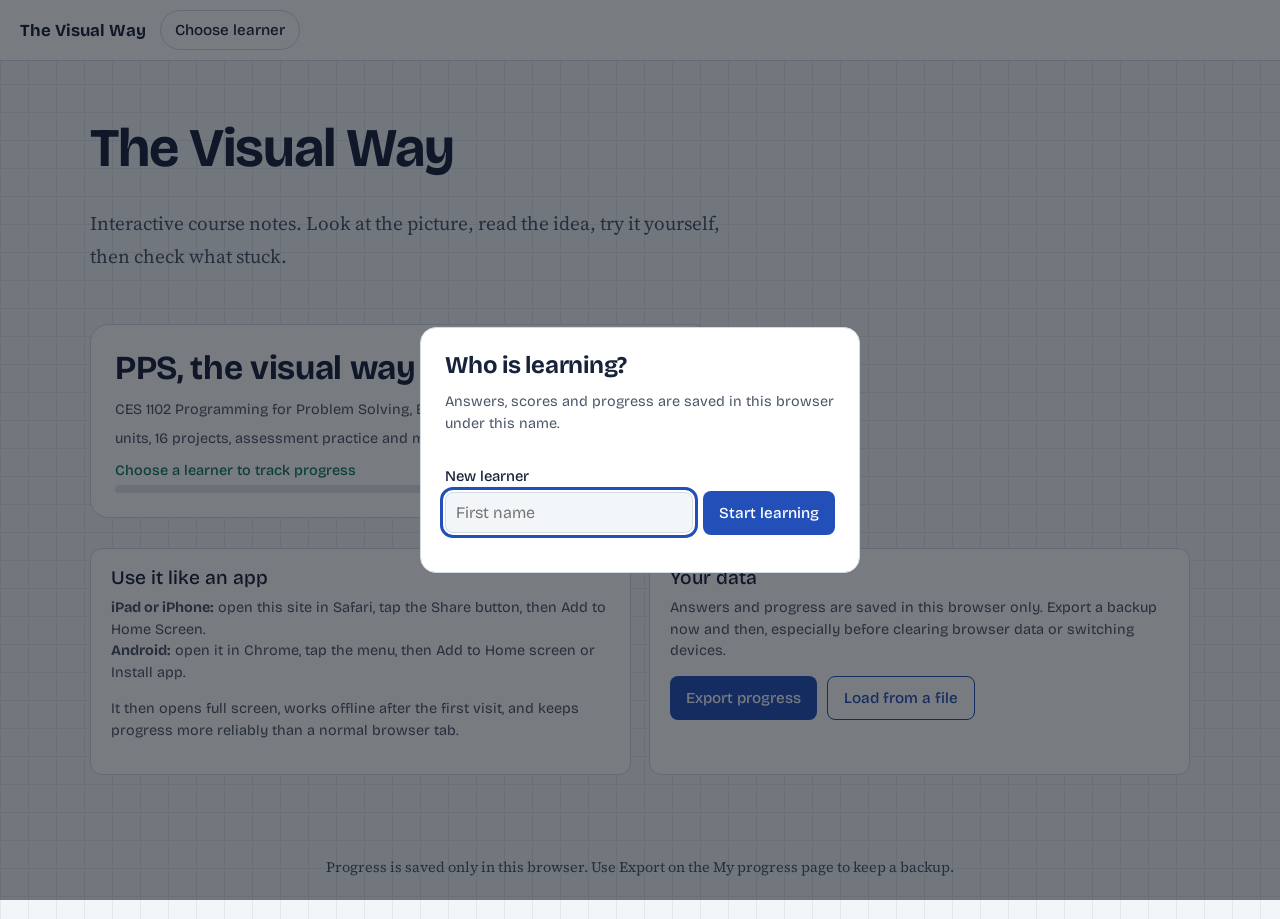
<file: index.html>
<!DOCTYPE html>
<html lang="en">
<head>
<meta charset="utf-8">
<meta name="viewport" content="width=device-width, initial-scale=1, viewport-fit=cover">
<title>The Visual Way</title>
<meta name="description" content="Visual, interactive course notes.">
<meta name="theme-color" content="#2350B8">
<meta name="apple-mobile-web-app-capable" content="yes">
<meta name="mobile-web-app-capable" content="yes">
<meta name="apple-mobile-web-app-title" content="Visual Way">
<link rel="manifest" href="./manifest.webmanifest">
<link rel="icon" type="image/png" sizes="192x192" href="./assets/icons/icon-192.png">
<link rel="apple-touch-icon" href="./assets/icons/apple-touch-icon.png">
<link rel="preconnect" href="https://fonts.googleapis.com">
<link rel="preconnect" href="https://fonts.gstatic.com" crossorigin>
<link href="https://fonts.googleapis.com/css2?family=Bricolage+Grotesque:opsz,wght@12..96,500;12..96,700&family=Source+Serif+4:ital,opsz,wght@0,8..60,400;0,8..60,600;1,8..60,400&family=JetBrains+Mono:wght@400;600&display=swap" rel="stylesheet">
<link rel="stylesheet" href="./assets/style.css">
</head>
<body data-page="home" data-root="./">
<header class="topbar"><div class="topbar-in"><a class="brand" href="./index.html">The Visual Way</a><button class="learner-chip" type="button">Choose learner</button></div></header>
<main>
<section class="hero wrap">
  <h1>The Visual Way</h1>
  <p class="lede">Interactive course notes. Look at the picture, read the idea, try it yourself, then check what stuck.</p>
</section>
<div class="wrap">
  <a class="course-card" href="courses/ces1102/index.html" data-course-card="ces1102">
    <h2>PPS, the visual way</h2>
    <span class="small">CES 1102 Programming for Problem Solving, B.Tech CS stream, Semester I. Five units, 16 projects, assessment practice and mock papers.</span>
    <span class="prog"></span><span class="meter" aria-hidden="true"><i style="width:0"></i></span>
  </a>
  <div class="panelgrid">
    <div class="panel"><h3>Use it like an app</h3>
      <p class="small"><b>iPad or iPhone:</b> open this site in Safari, tap the Share button, then Add to Home Screen.<br><b>Android:</b> open it in Chrome, tap the menu, then Add to Home screen or Install app.</p>
      <p class="small">It then opens full screen, works offline after the first visit, and keeps progress more reliably than a normal browser tab.</p></div>
    <div class="panel"><h3>Your data</h3>
      <p class="small">Answers and progress are saved in this browser only. Export a backup now and then, especially before clearing browser data or switching devices.</p>
      <div class="row"><button class="btn" type="button" data-action="export">Export progress</button><button class="btn ghost" type="button" data-action="import">Load from a file</button></div></div>
  </div>
</div>
</main>
<footer>Progress is saved only in this browser. Use Export on the My progress page to keep a backup.</footer>
<script src="./assets/engine.js"></script>
<script src="courses/ces1102/course.js"></script>
<script>initPage();</script>
</body>
</html>
</file>
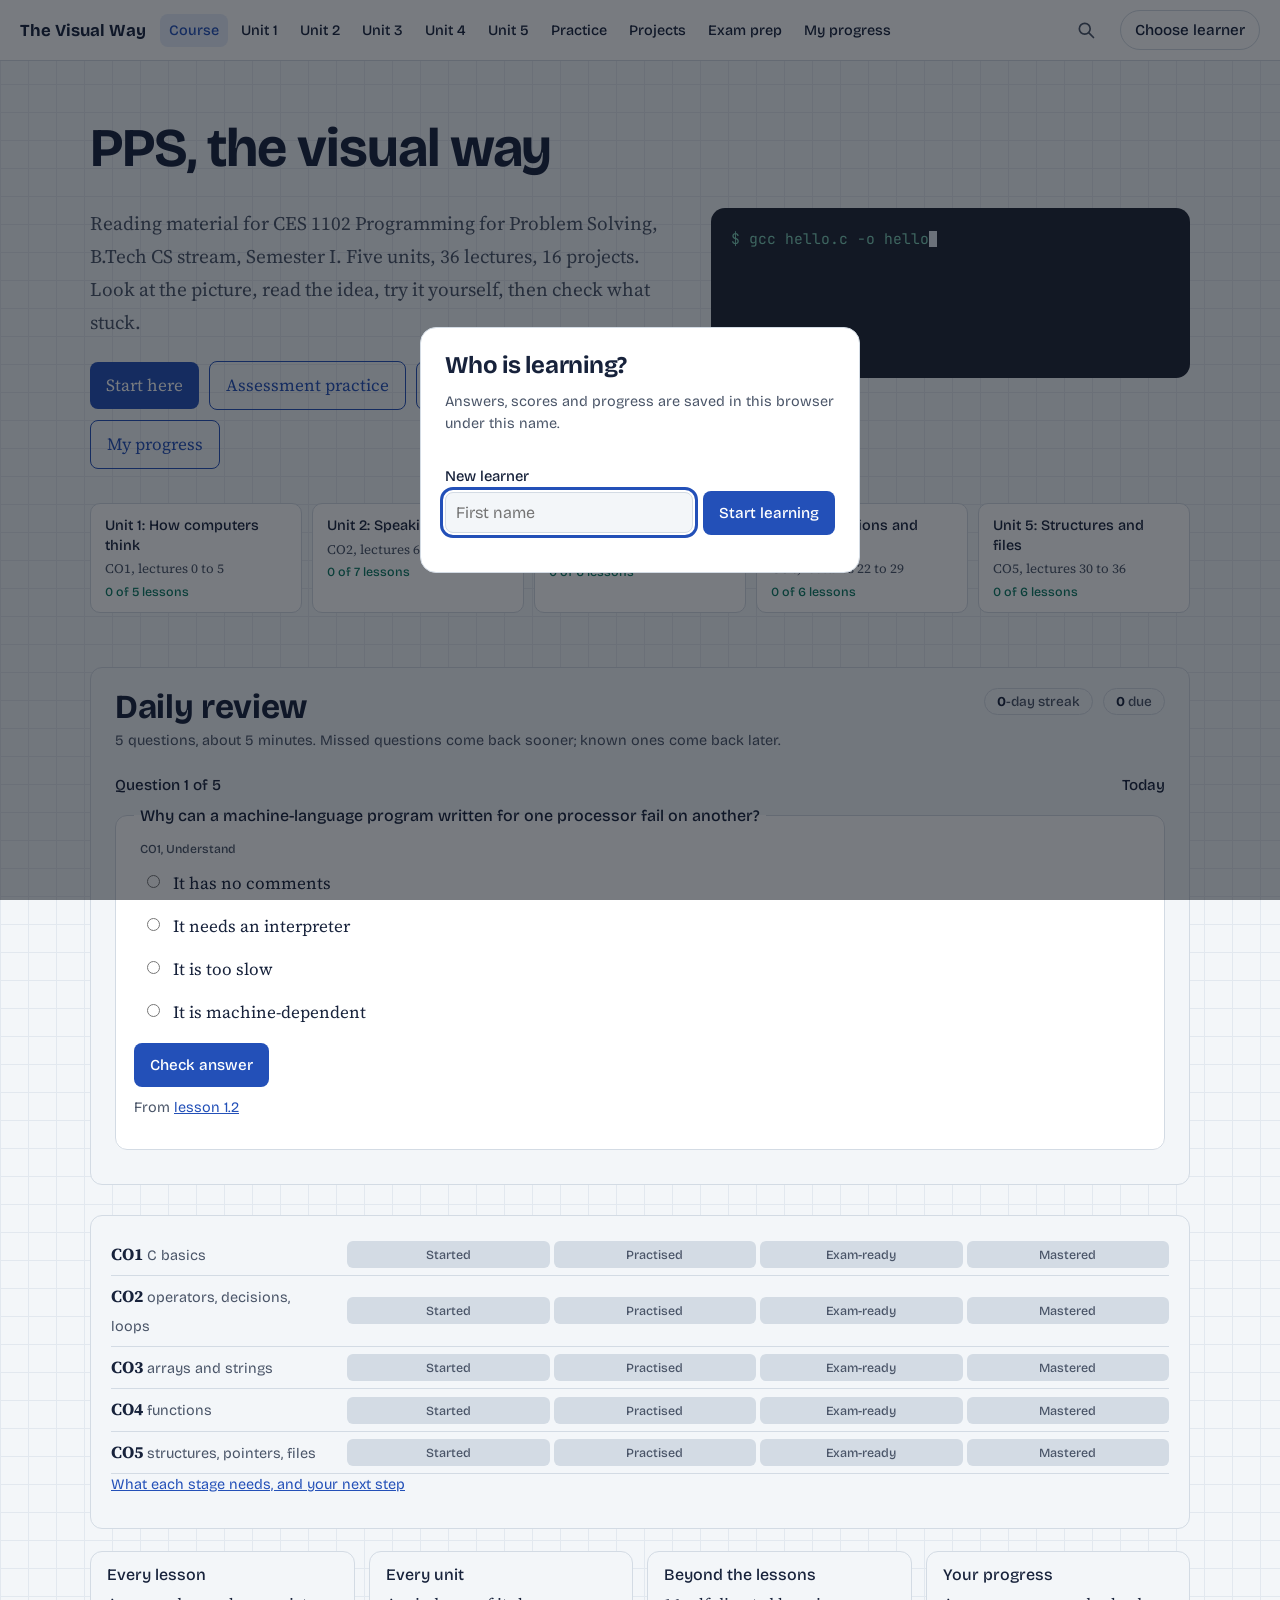
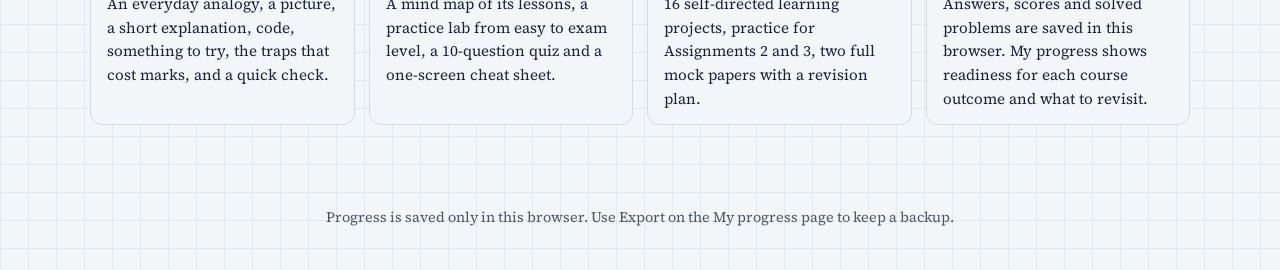
<file: courses/ces1102/index.html>
<!DOCTYPE html>
<html lang="en">
<head>
<meta charset="utf-8">
<meta name="viewport" content="width=device-width, initial-scale=1, viewport-fit=cover">
<title>PPS, the visual way | CES 1102</title>
<meta name="description" content="Visual, interactive reading material for CES 1102, B.Tech CSE Semester 1.">
<meta name="theme-color" content="#2350B8">
<meta name="apple-mobile-web-app-capable" content="yes">
<meta name="mobile-web-app-capable" content="yes">
<meta name="apple-mobile-web-app-title" content="Visual Way">
<link rel="manifest" href="../../manifest.webmanifest">
<link rel="icon" type="image/png" sizes="192x192" href="../../assets/icons/icon-192.png">
<link rel="apple-touch-icon" href="../../assets/icons/apple-touch-icon.png">
<link rel="preconnect" href="https://fonts.googleapis.com">
<link rel="preconnect" href="https://fonts.gstatic.com" crossorigin>
<link href="https://fonts.googleapis.com/css2?family=Bricolage+Grotesque:opsz,wght@12..96,500;12..96,700&family=Source+Serif+4:ital,opsz,wght@0,8..60,400;0,8..60,600;1,8..60,400&family=JetBrains+Mono:wght@400;600&display=swap" rel="stylesheet">
<link rel="stylesheet" href="../../assets/style.css">
</head>
<body data-page="course" data-course="ces1102" data-root="../../">
<header class="topbar"><div class="topbar-in"><a class="brand" href="../../index.html">The Visual Way</a><nav class="unitnav" aria-label="Course"><a href="index.html" aria-current="page">Course</a><a href="unit1.html">Unit 1</a><a href="unit2.html">Unit 2</a><a href="unit3.html">Unit 3</a><a href="unit4.html">Unit 4</a><a href="unit5.html">Unit 5</a><a href="practice.html">Practice</a><a href="sdl.html">Projects</a><a href="exam.html">Exam prep</a><a href="progress.html">My progress</a></nav><a class="searchlink" href="search.html" aria-label="Search the course" title="Search"><svg viewBox="0 0 24 24" width="20" height="20" aria-hidden="true"><circle cx="10.5" cy="10.5" r="6.5" fill="none" stroke="currentColor" stroke-width="2"/><path d="M15.5 15.5 21 21" stroke="currentColor" stroke-width="2" stroke-linecap="round"/></svg></a><button class="learner-chip" type="button">Choose learner</button></div></header>
<main>
<section class="hero wrap">
  <div class="hero-grid">
    <div>
      <h1>PPS, the visual way</h1>
      <p class="lede">Reading material for CES 1102 Programming for Problem Solving, B.Tech CS stream, Semester I. Five units, 36 lectures, 16 projects. Look at the picture, read the idea, try it yourself, then check what stuck.</p>
      <div class="row hero-actions"><a class="btn" href="unit1.html#u1start">Start here</a><a class="btn ghost" href="practice.html">Assessment practice</a><a class="btn ghost" href="sdl.html">Projects</a><a class="btn ghost" href="exam.html">Exam prep</a><a class="btn ghost" href="progress.html">My progress</a></div>
    </div>
    <div class="term" aria-label="Terminal compiling and running a first C program" role="img"><div id="termtext"></div></div>
  </div>
<div class="roadmap"><a href="unit1.html" data-unit="1">Unit 1: How computers think<span>CO1, lectures 0 to 5</span><span class="prog"></span></a><a href="unit2.html" data-unit="2">Unit 2: Speaking C<span>CO2, lectures 6 to 13</span><span class="prog"></span></a><a href="unit3.html" data-unit="3">Unit 3: Arrays and strings<span>CO3, lectures 14 to 21</span><span class="prog"></span></a><a href="unit4.html" data-unit="4">Unit 4: Functions and pointers<span>CO4, lectures 22 to 29</span><span class="prog"></span></a><a href="unit5.html" data-unit="5">Unit 5: Structures and files<span>CO5, lectures 30 to 36</span><span class="prog"></span></a></div>
</section>
<section class="wrap daily"><div class="panel" id="daily" aria-live="polite"></div></section>
<section class="wrap"><div class="panel" id="mastery"><h2>Mastery map</h2></div></section>
<div class="wrap" style="padding-bottom:60px"><div class="cheat"><div><h3>Every lesson</h3>An everyday analogy, a picture, a short explanation, code, something to try, the traps that cost marks, and a quick check.</div><div><h3>Every unit</h3>A mind map of its lessons, a practice lab from easy to exam level, a 10-question quiz and a one-screen cheat sheet.</div><div><h3>Beyond the lessons</h3>16 self-directed learning projects, practice for Assignments 2 and 3, two full mock papers with a revision plan.</div><div><h3>Your progress</h3>Answers, scores and solved problems are saved in this browser. My progress shows readiness for each course outcome and what to revisit.</div></div></div>
</main>
<footer>Progress is saved only in this browser. Use Export on the My progress page to keep a backup.</footer>
<script src="../../assets/engine.js"></script>
<script src="course.js"></script>
<script src="data/unit1.js"></script>
<script src="data/unit2.js"></script>
<script src="data/unit3.js"></script>
<script src="data/unit4.js"></script>
<script src="data/unit5.js"></script>
<script src="data/tags.js"></script>
<script>initPage();</script>
</body>
</html>
</file>
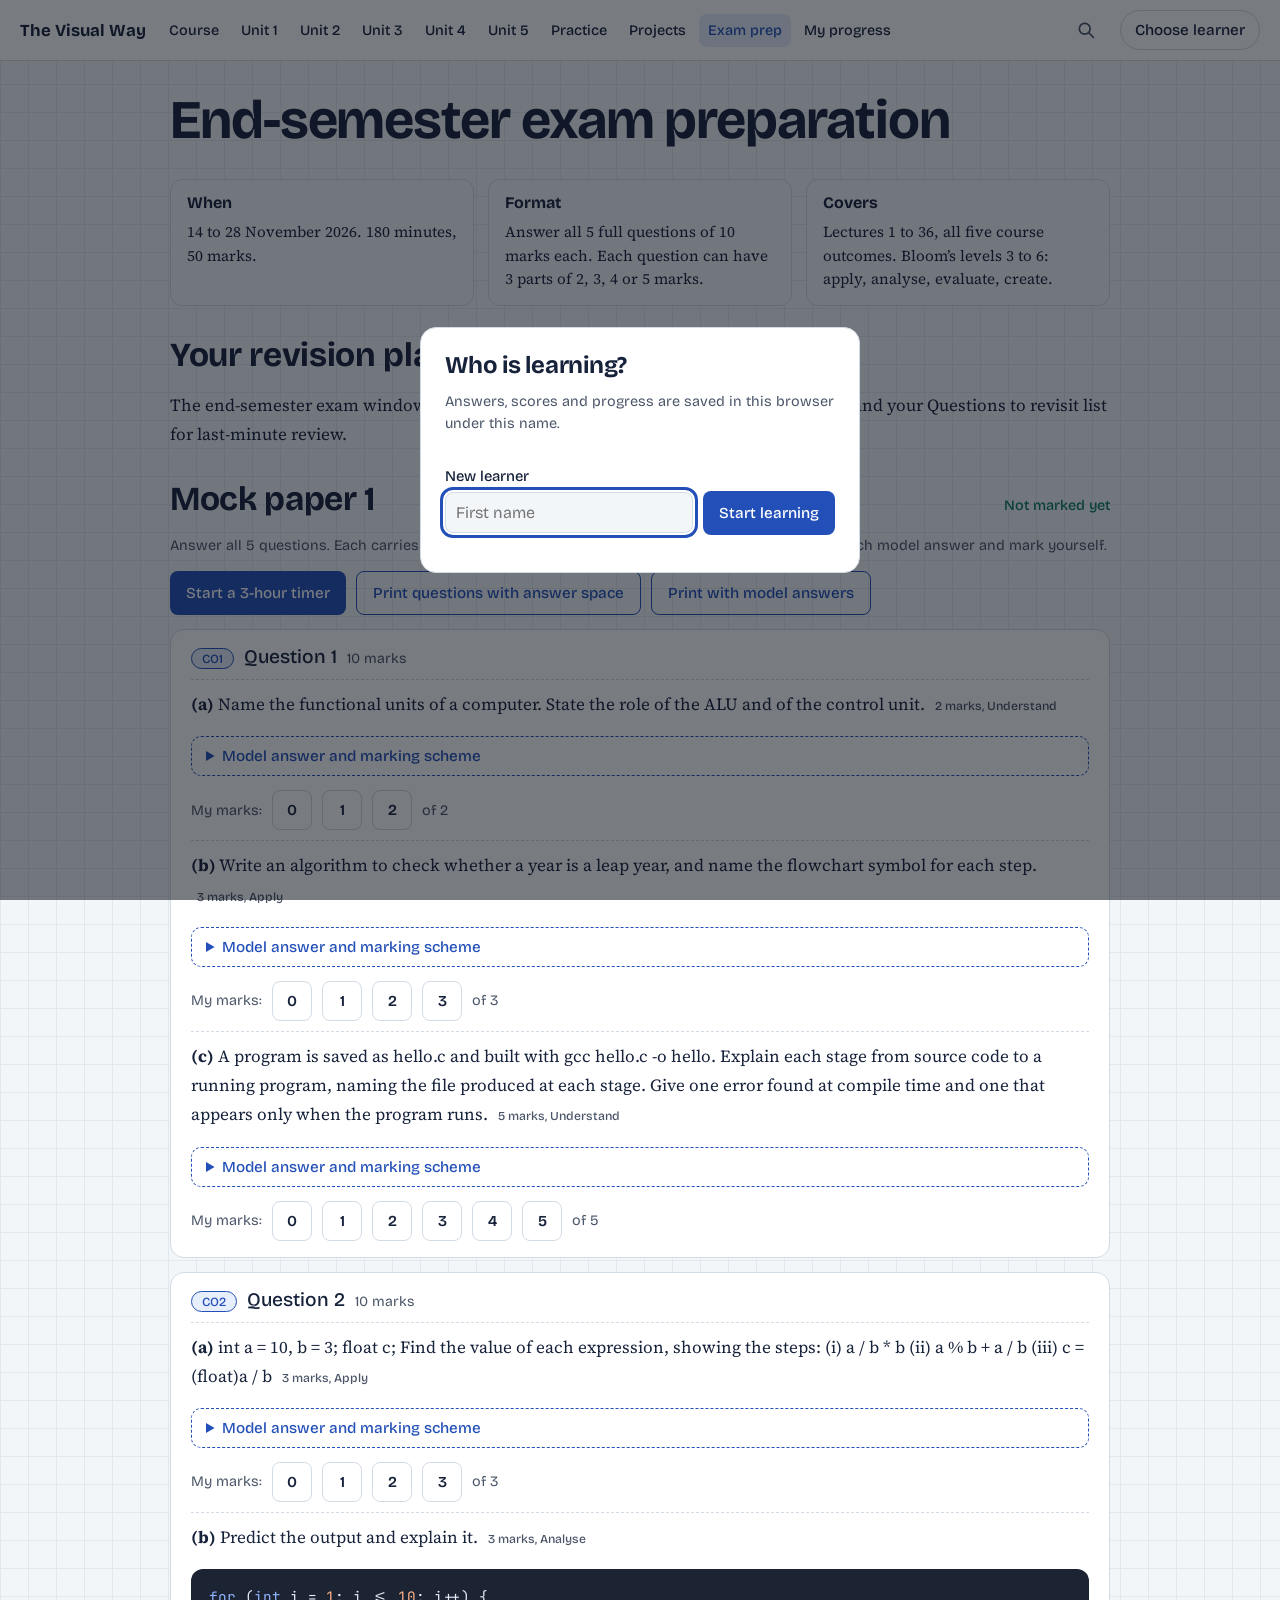
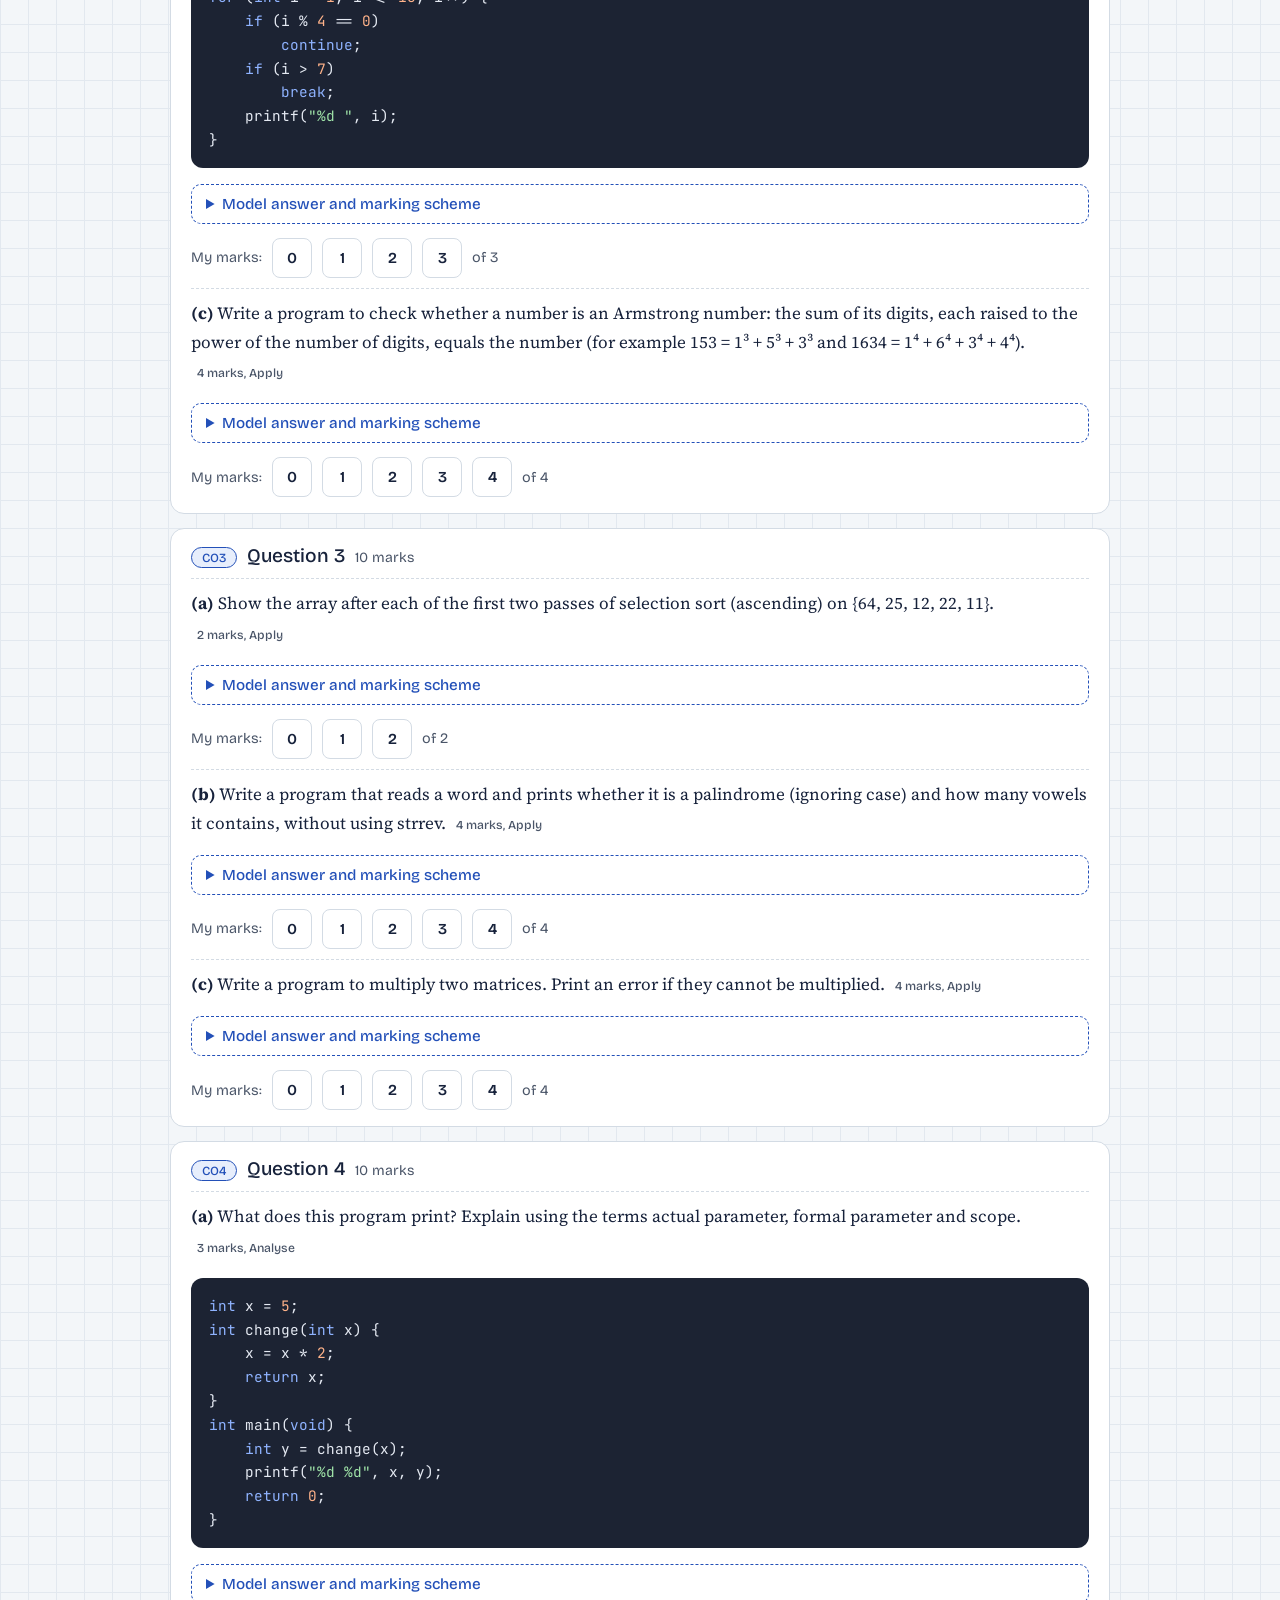
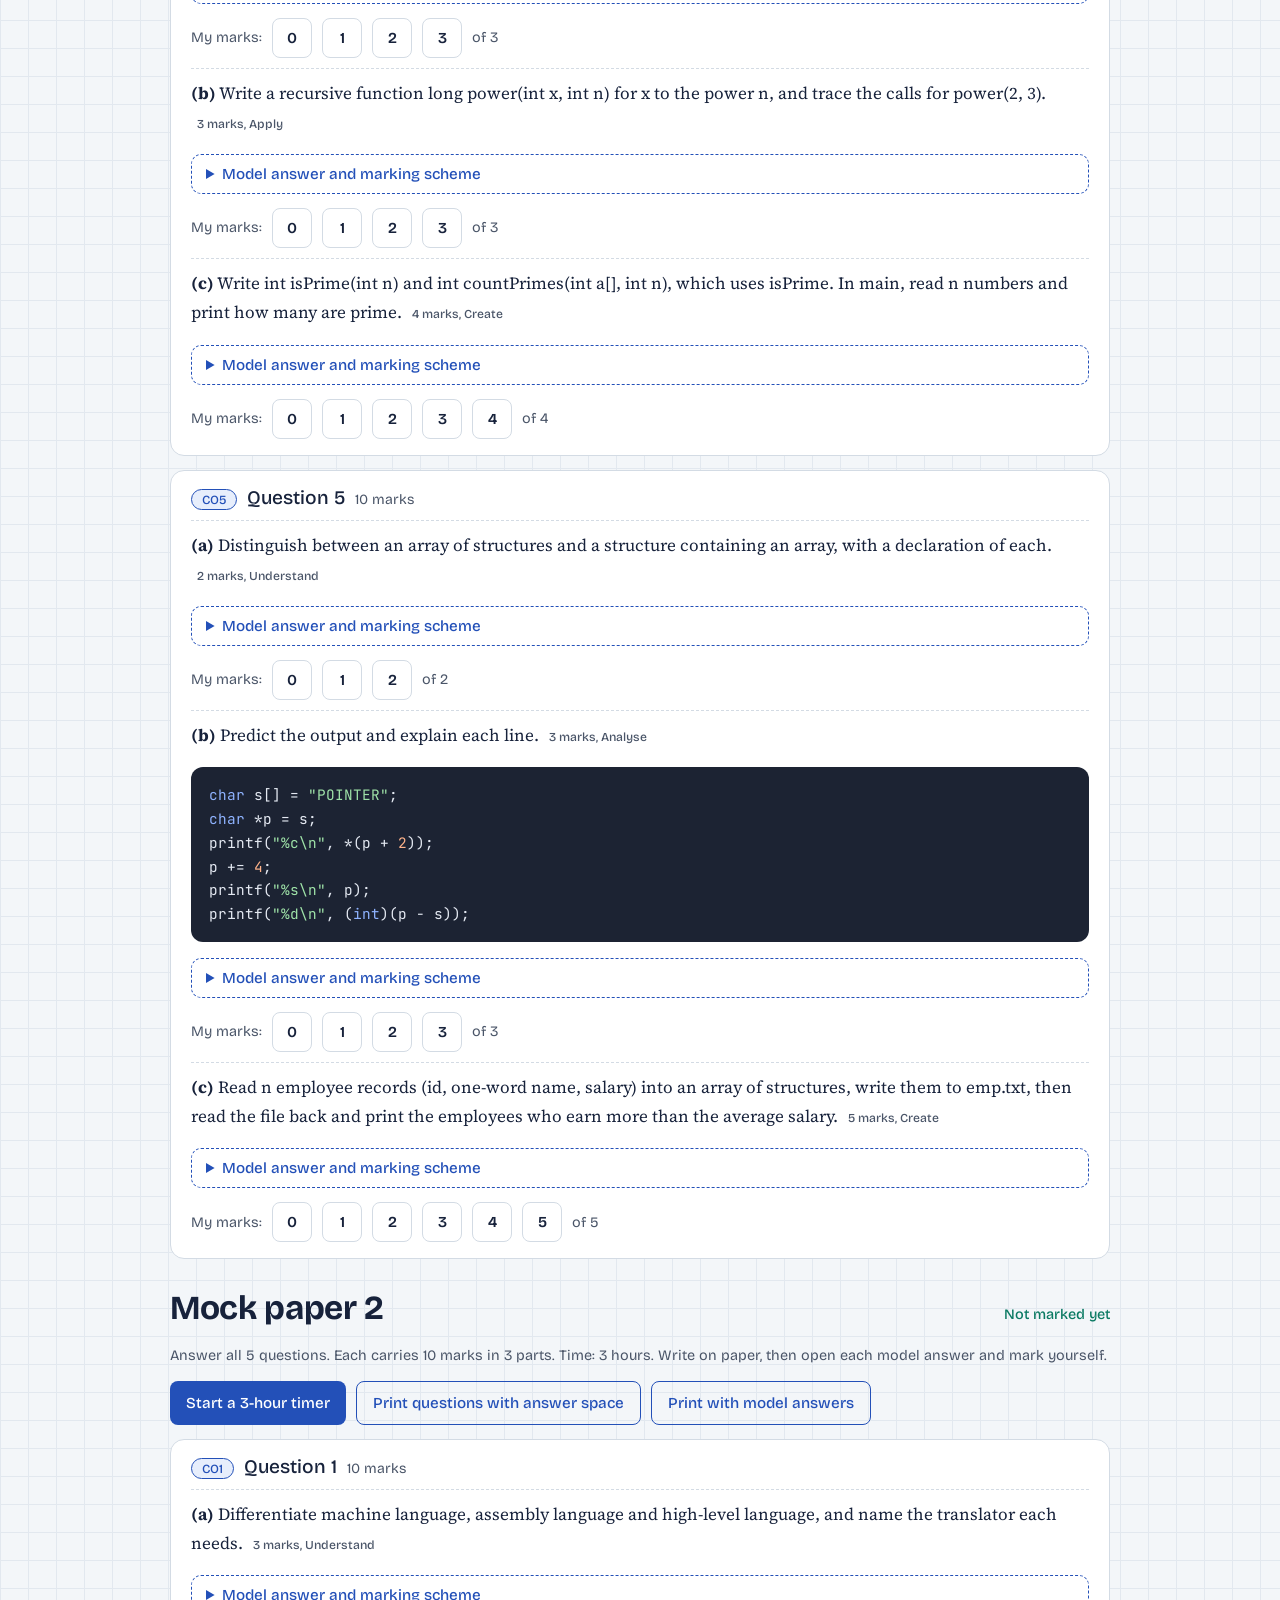
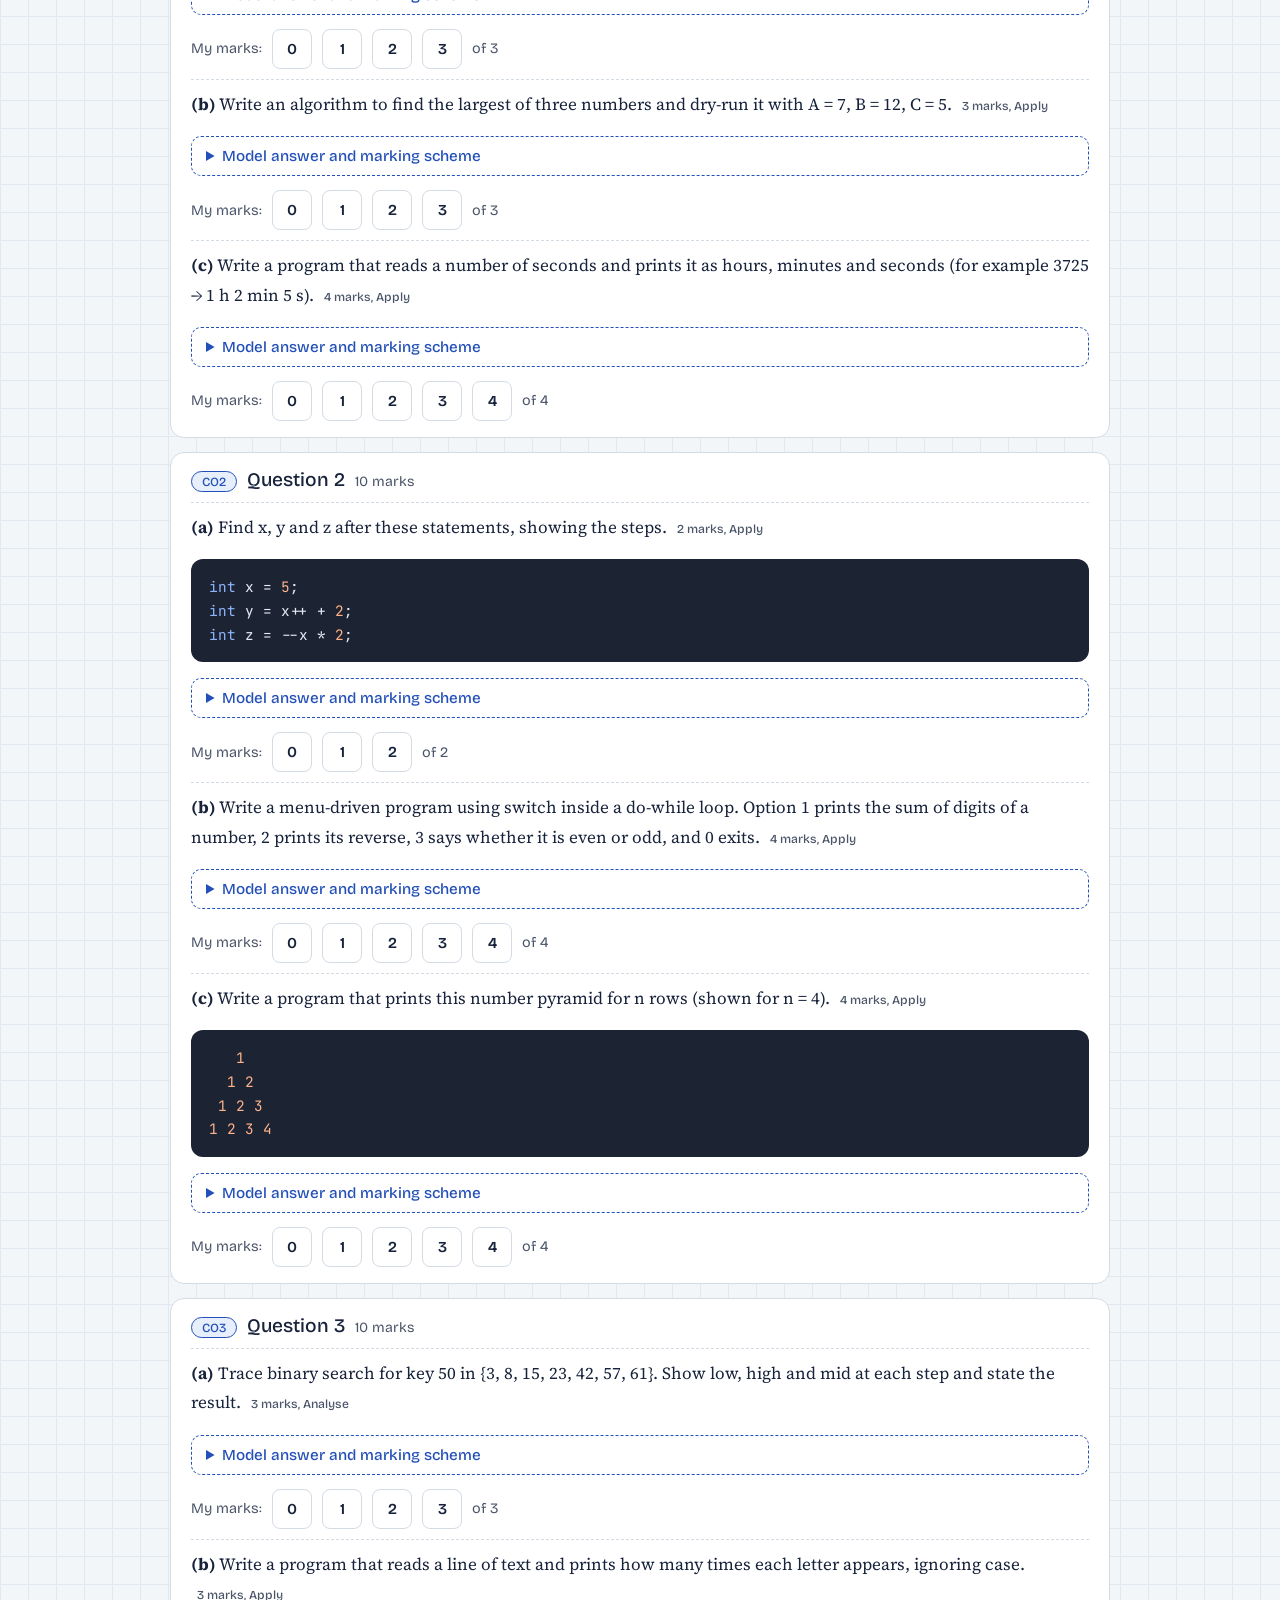
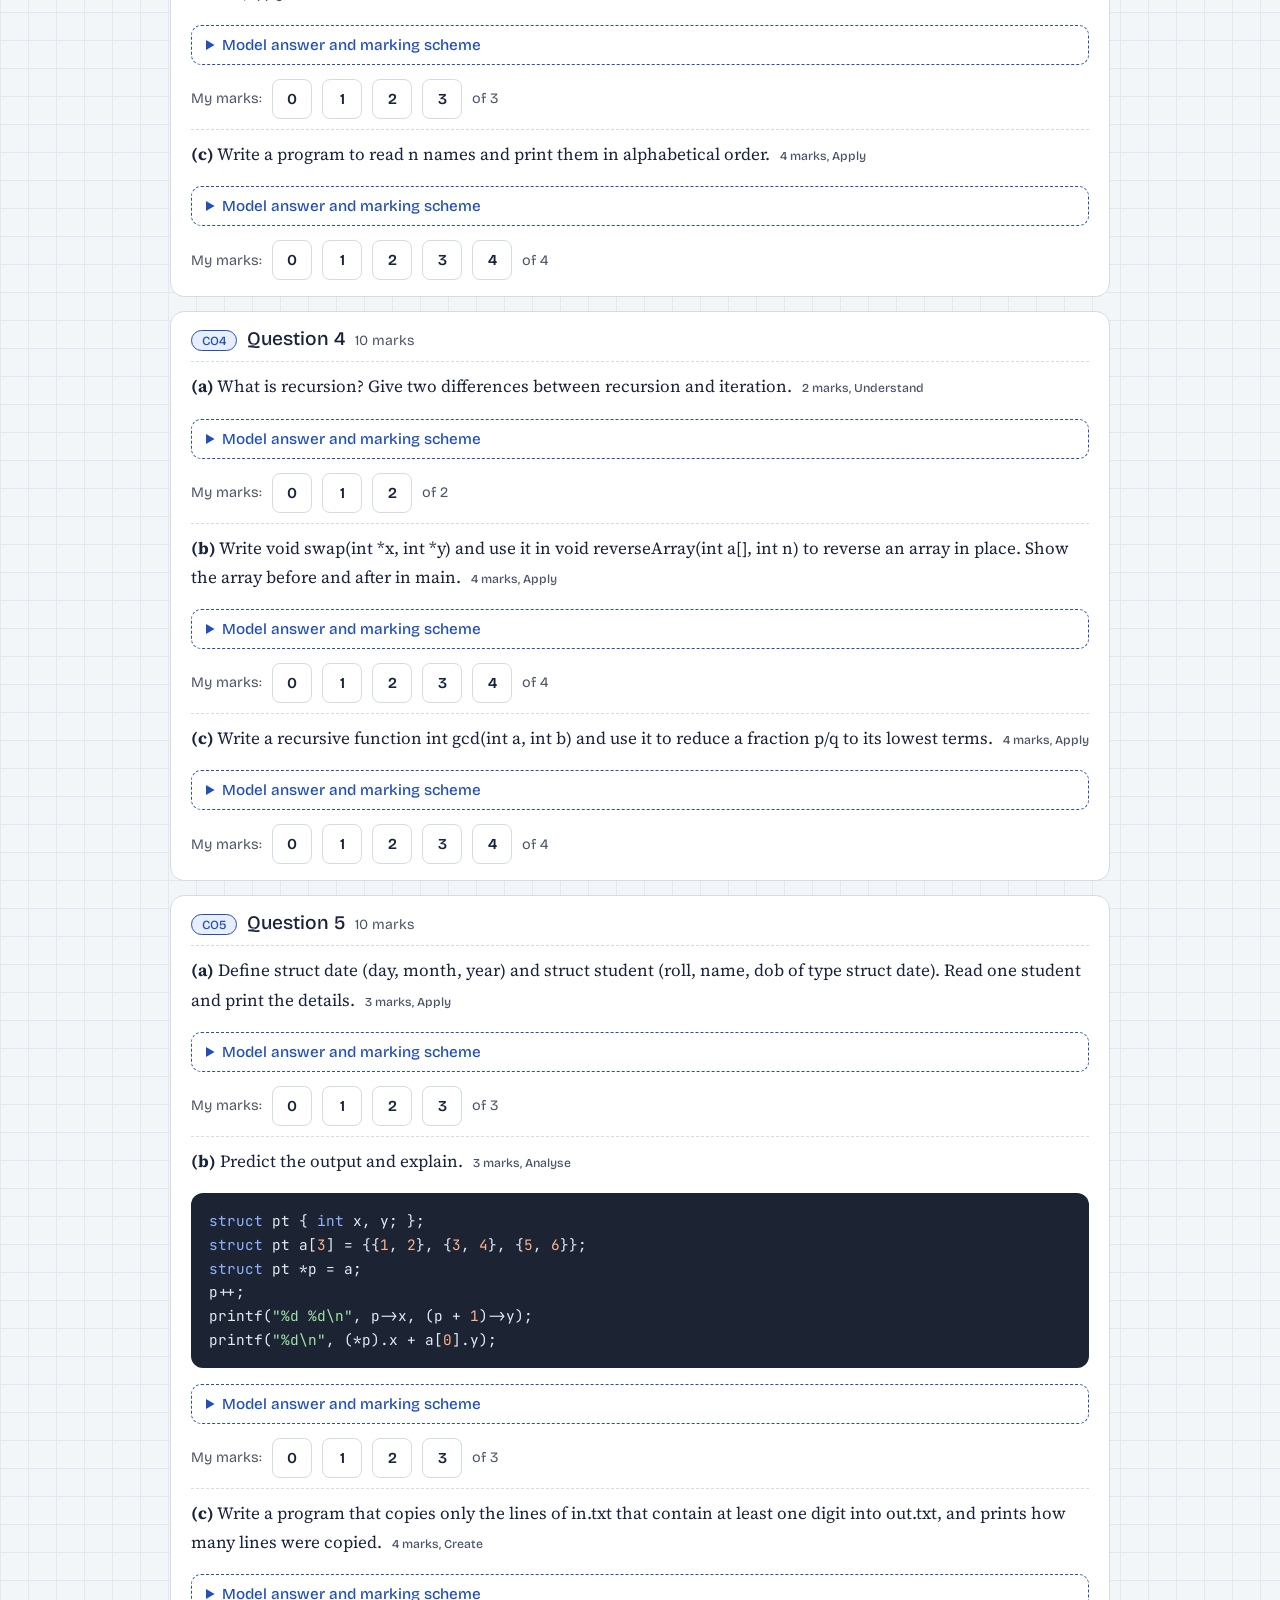
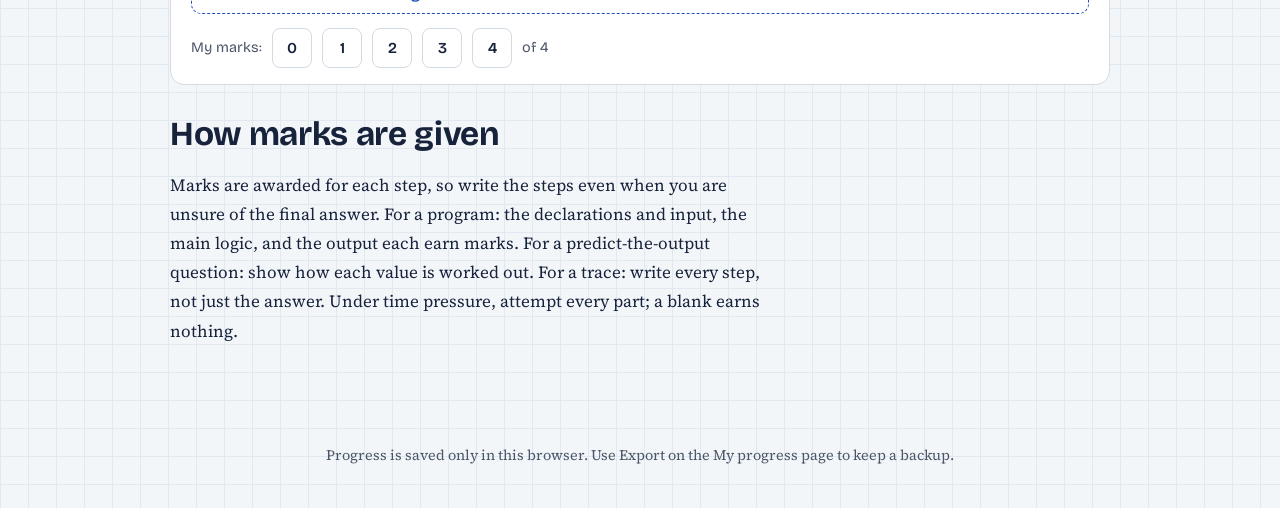
<file: courses/ces1102/exam.html>
<!DOCTYPE html>
<html lang="en">
<head>
<meta charset="utf-8">
<meta name="viewport" content="width=device-width, initial-scale=1, viewport-fit=cover">
<title>Exam preparation | PPS, the visual way</title>
<meta name="description" content="Visual, interactive course notes.">
<meta name="theme-color" content="#2350B8">
<meta name="apple-mobile-web-app-capable" content="yes">
<meta name="mobile-web-app-capable" content="yes">
<meta name="apple-mobile-web-app-title" content="Visual Way">
<link rel="manifest" href="../../manifest.webmanifest">
<link rel="icon" type="image/png" sizes="192x192" href="../../assets/icons/icon-192.png">
<link rel="apple-touch-icon" href="../../assets/icons/apple-touch-icon.png">
<link rel="preconnect" href="https://fonts.googleapis.com">
<link rel="preconnect" href="https://fonts.gstatic.com" crossorigin>
<link href="https://fonts.googleapis.com/css2?family=Bricolage+Grotesque:opsz,wght@12..96,500;12..96,700&family=Source+Serif+4:ital,opsz,wght@0,8..60,400;0,8..60,600;1,8..60,400&family=JetBrains+Mono:wght@400;600&display=swap" rel="stylesheet">
<link rel="stylesheet" href="../../assets/style.css">
</head>
<body data-page="exam" data-course="ces1102" data-root="../../">
<header class="topbar"><div class="topbar-in"><a class="brand" href="../../index.html">The Visual Way</a><nav class="unitnav" aria-label="Course"><a href="index.html">Course</a><a href="unit1.html">Unit 1</a><a href="unit2.html">Unit 2</a><a href="unit3.html">Unit 3</a><a href="unit4.html">Unit 4</a><a href="unit5.html">Unit 5</a><a href="practice.html">Practice</a><a href="sdl.html">Projects</a><a href="exam.html" aria-current="page">Exam prep</a><a href="progress.html">My progress</a></nav><a class="searchlink" href="search.html" aria-label="Search the course" title="Search"><svg viewBox="0 0 24 24" width="20" height="20" aria-hidden="true"><circle cx="10.5" cy="10.5" r="6.5" fill="none" stroke="currentColor" stroke-width="2"/><path d="M15.5 15.5 21 21" stroke="currentColor" stroke-width="2" stroke-linecap="round"/></svg></a><button class="learner-chip" type="button">Choose learner</button></div></header>
<main class="dashwrap">
  <h1>End-semester exam preparation</h1>
  <div class="cheat" style="margin:14px 0 6px">
    <div><h2 class="h3">When</h2>14 to 28 November 2026. 180 minutes, 50 marks.</div>
    <div><h2 class="h3">Format</h2>Answer all 5 full questions of 10 marks each. Each question can have 3 parts of 2, 3, 4 or 5 marks.</div>
    <div><h2 class="h3">Covers</h2>Lectures 1 to 36, all five course outcomes. Bloom’s levels 3 to 6: apply, analyse, evaluate, create.</div>
  </div>
  <h2 style="margin-top:30px">Your revision plan</h2>
  <div id="plan"></div>
  <div class="exam-timer" id="examTimer" hidden><span id="examTimerText"></span><span class="small">Mock paper timer</span></div>
  <div id="papers"></div>
  <h2 style="margin-top:30px">How marks are given</h2>
  <div class="prose"><p>Marks are awarded for each step, so write the steps even when you are unsure of the final answer. For a program: the declarations and input, the main logic, and the output each earn marks. For a predict-the-output question: show how each value is worked out. For a trace: write every step, not just the answer. Under time pressure, attempt every part; a blank earns nothing.</p></div>
</main>
<footer>Progress is saved only in this browser. Use Export on the My progress page to keep a backup.</footer>
<script src="../../assets/engine.js"></script>
<script src="course.js"></script>
<script src="data/unit1.js"></script>
<script src="data/unit2.js"></script>
<script src="data/unit3.js"></script>
<script src="data/unit4.js"></script>
<script src="data/unit5.js"></script>
<script src="data/tags.js"></script>
<script src="data/practice.js"></script>
<script src="data/sdl.js"></script>
<script src="data/exam.js"></script>
<script>initPage();</script>
</body>
</html>
</file>
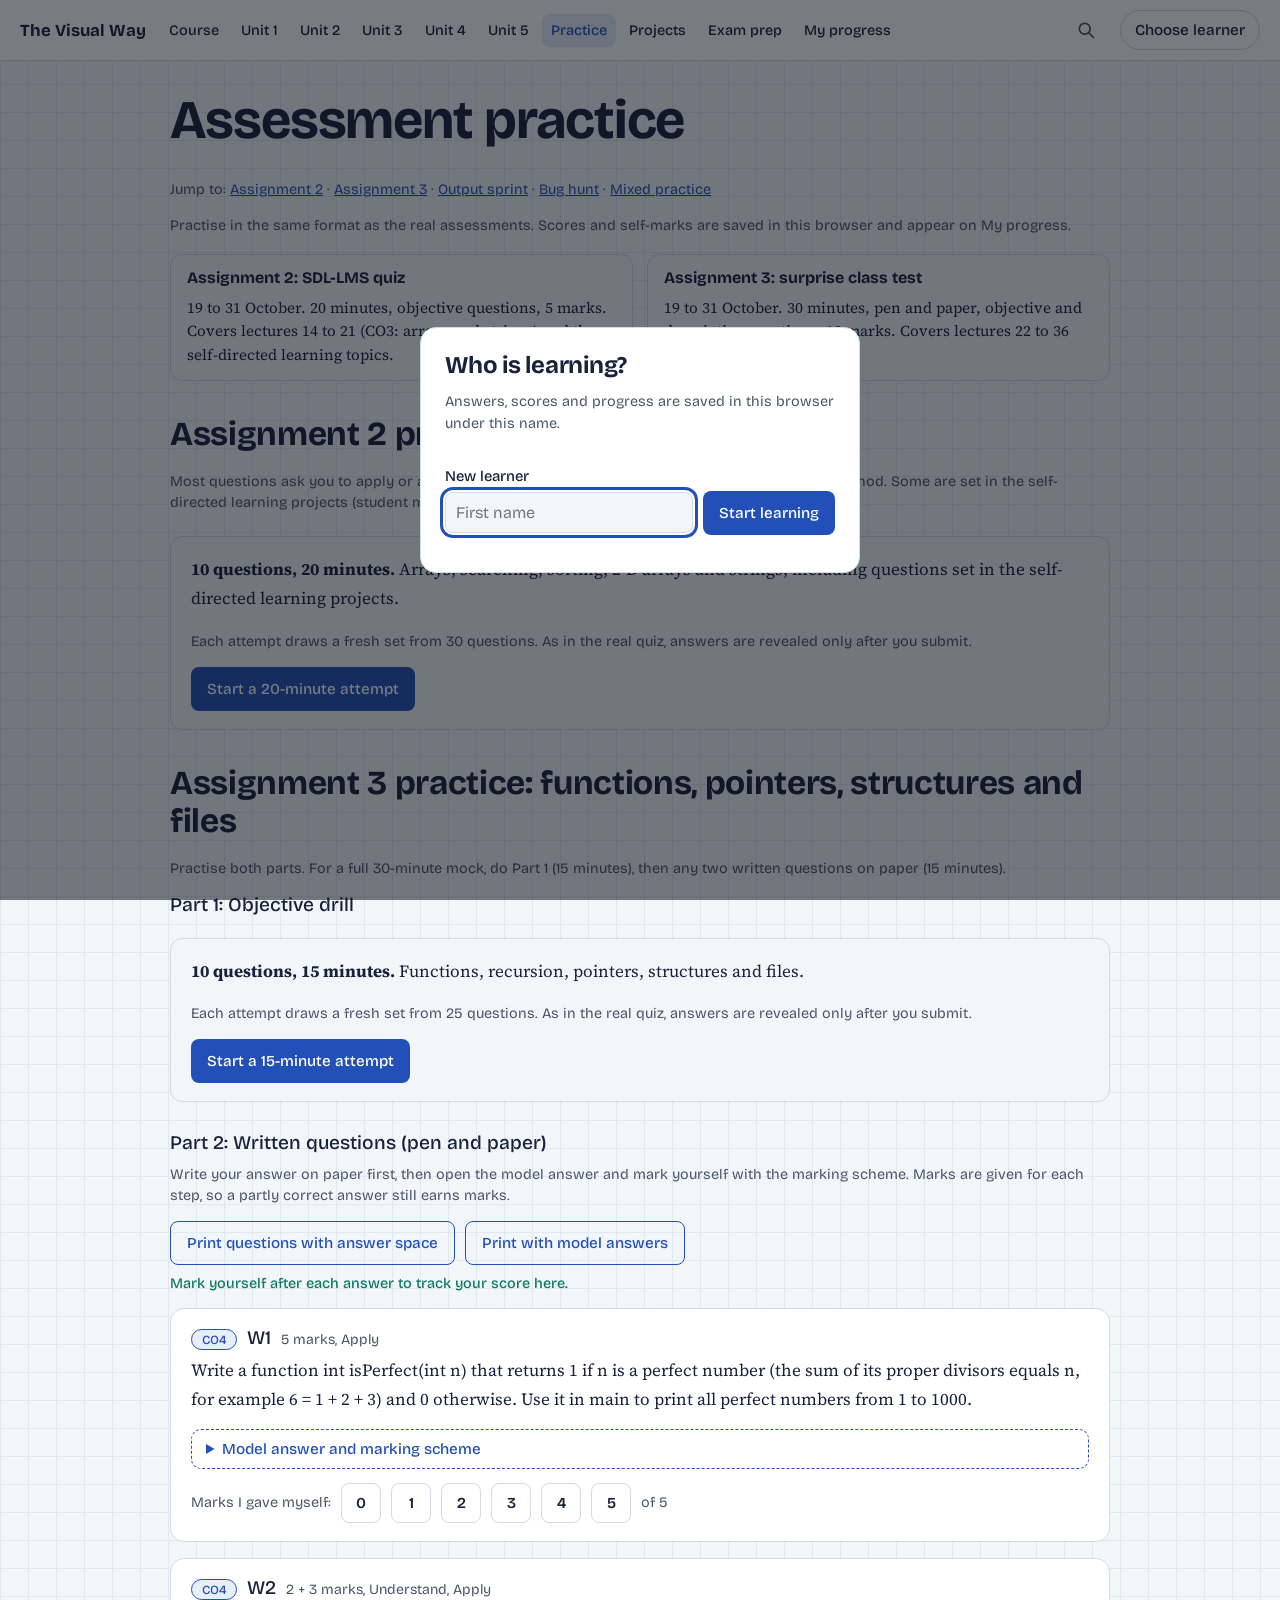
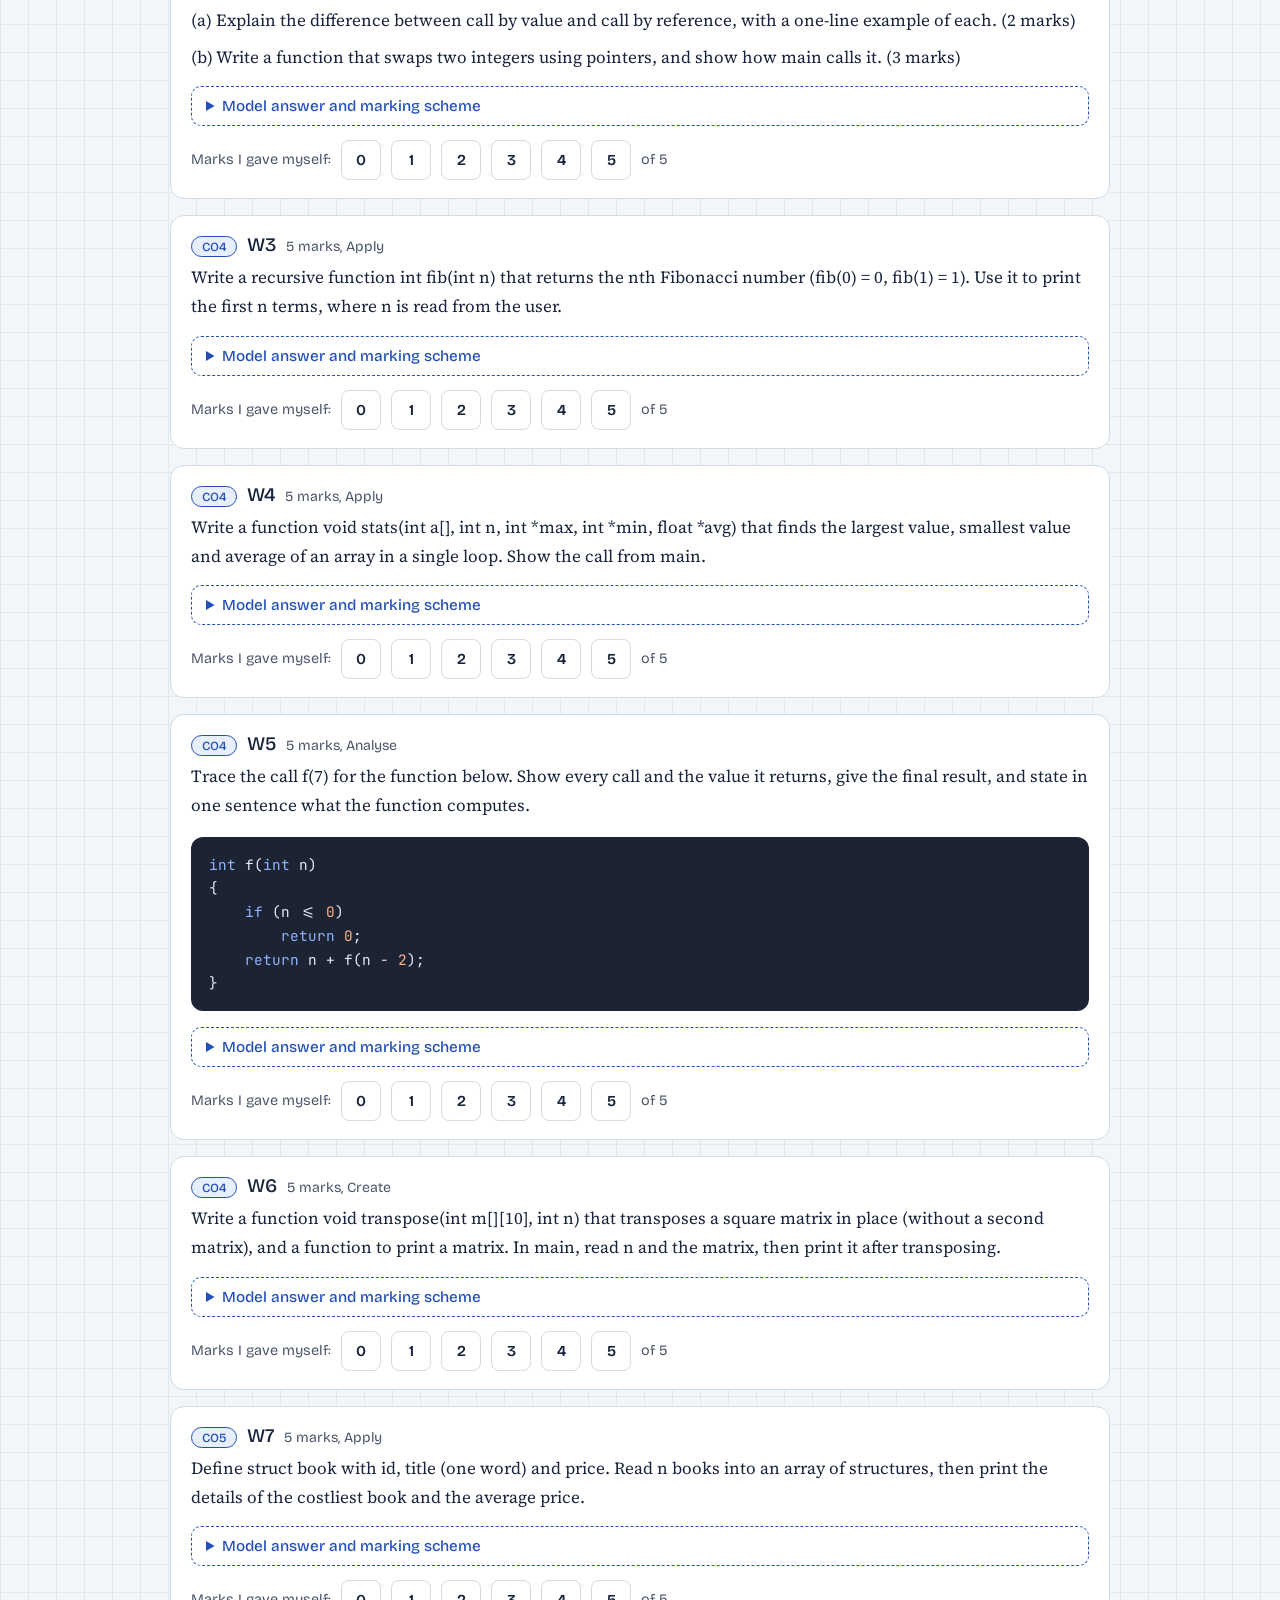
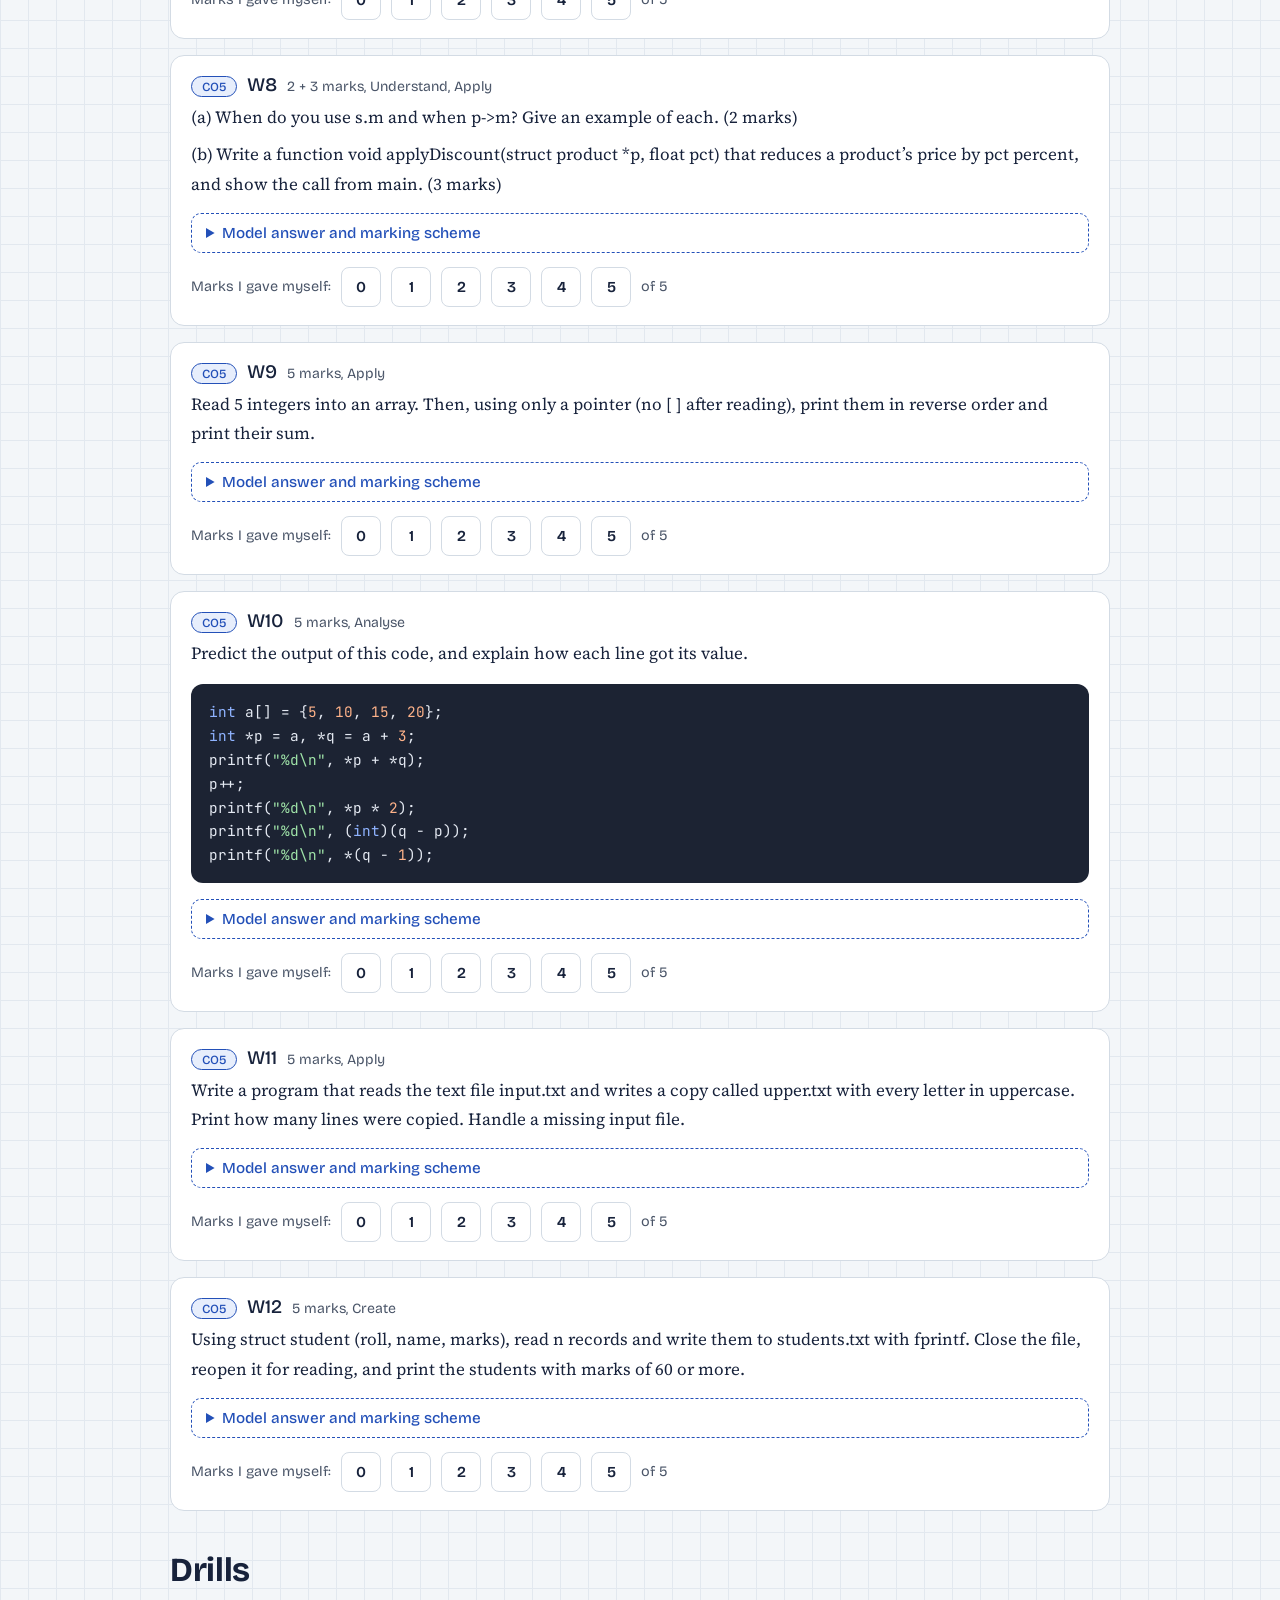
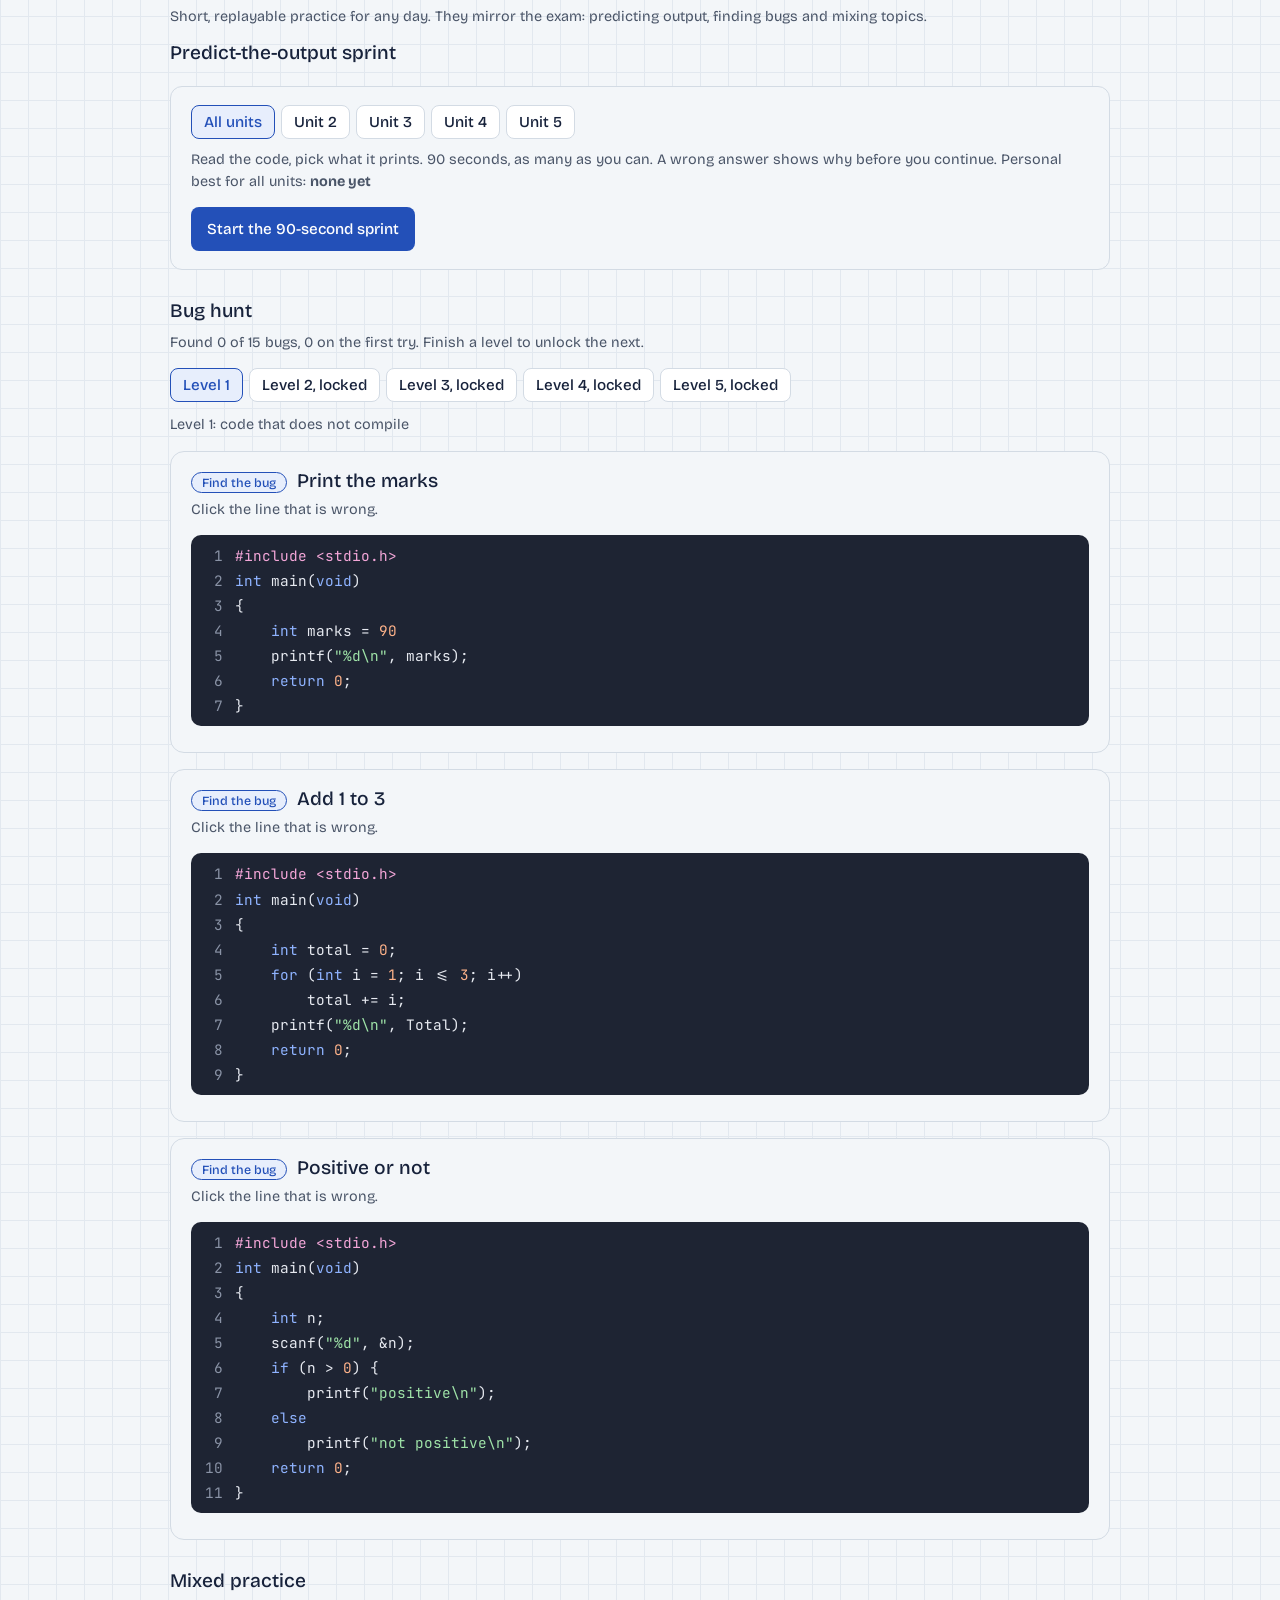
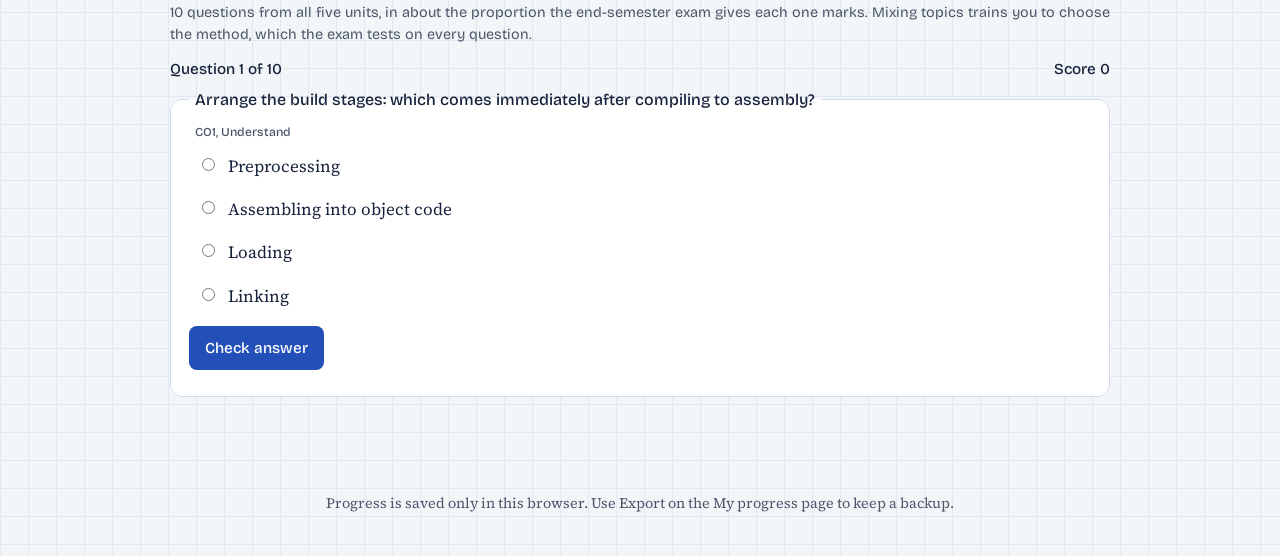
<file: courses/ces1102/practice.html>
<!DOCTYPE html>
<html lang="en">
<head>
<meta charset="utf-8">
<meta name="viewport" content="width=device-width, initial-scale=1, viewport-fit=cover">
<title>Assessment practice | PPS, the visual way</title>
<meta name="description" content="Visual, interactive course notes.">
<meta name="theme-color" content="#2350B8">
<meta name="apple-mobile-web-app-capable" content="yes">
<meta name="mobile-web-app-capable" content="yes">
<meta name="apple-mobile-web-app-title" content="Visual Way">
<link rel="manifest" href="../../manifest.webmanifest">
<link rel="icon" type="image/png" sizes="192x192" href="../../assets/icons/icon-192.png">
<link rel="apple-touch-icon" href="../../assets/icons/apple-touch-icon.png">
<link rel="preconnect" href="https://fonts.googleapis.com">
<link rel="preconnect" href="https://fonts.gstatic.com" crossorigin>
<link href="https://fonts.googleapis.com/css2?family=Bricolage+Grotesque:opsz,wght@12..96,500;12..96,700&family=Source+Serif+4:ital,opsz,wght@0,8..60,400;0,8..60,600;1,8..60,400&family=JetBrains+Mono:wght@400;600&display=swap" rel="stylesheet">
<link rel="stylesheet" href="../../assets/style.css">
</head>
<body data-page="practice" data-course="ces1102" data-root="../../">
<header class="topbar"><div class="topbar-in"><a class="brand" href="../../index.html">The Visual Way</a><nav class="unitnav" aria-label="Course"><a href="index.html">Course</a><a href="unit1.html">Unit 1</a><a href="unit2.html">Unit 2</a><a href="unit3.html">Unit 3</a><a href="unit4.html">Unit 4</a><a href="unit5.html">Unit 5</a><a href="practice.html" aria-current="page">Practice</a><a href="sdl.html">Projects</a><a href="exam.html">Exam prep</a><a href="progress.html">My progress</a></nav><a class="searchlink" href="search.html" aria-label="Search the course" title="Search"><svg viewBox="0 0 24 24" width="20" height="20" aria-hidden="true"><circle cx="10.5" cy="10.5" r="6.5" fill="none" stroke="currentColor" stroke-width="2"/><path d="M15.5 15.5 21 21" stroke="currentColor" stroke-width="2" stroke-linecap="round"/></svg></a><button class="learner-chip" type="button">Choose learner</button></div></header>
<main class="dashwrap">
  <h1>Assessment practice</h1>
  <p class="small jump">Jump to: <a href="#a2-sec">Assignment 2</a> · <a href="#a3-sec">Assignment 3</a> · <a href="#sprint-h">Output sprint</a> · <a href="#bughunt-h">Bug hunt</a> · <a href="#mixed-h">Mixed practice</a></p>
  <p class="small">Practise in the same format as the real assessments. Scores and self-marks are saved in this browser and appear on My progress.</p>
  <div class="cheat" style="margin:18px 0 8px">
    <div><h2 class="h3">Assignment 2: SDL-LMS quiz</h2>19 to 31 October. 20 minutes, objective questions, 5 marks. Covers lectures 14 to 21 (CO3: arrays and strings) and the self-directed learning topics.</div>
    <div><h2 class="h3">Assignment 3: surprise class test</h2>19 to 31 October. 30 minutes, pen and paper, objective and descriptive questions, 10 marks. Covers lectures 22 to 36 (CO4 and CO5).</div>
  </div>

  <section id="a2-sec">
    <h2 style="margin-top:34px">Assignment 2 practice: arrays and strings</h2>
    <p class="small">Most questions ask you to apply or analyse: predict the output, find the bug, or choose the right method. Some are set in the self-directed learning projects (student marks, inventory, text analysis, library search).</p>
    <div class="tq" data-set="a2"></div>
  </section>

  <section id="a3-sec">
    <h2 style="margin-top:34px">Assignment 3 practice: functions, pointers, structures and files</h2>
    <p class="small">Practise both parts. For a full 30-minute mock, do Part 1 (15 minutes), then any two written questions on paper (15 minutes).</p>
    <h3>Part 1: Objective drill</h3>
    <div class="tq" data-set="a3"></div>
  </section>

  <section id="written">
    <h3 style="margin-top:30px">Part 2: Written questions (pen and paper)</h3>
    <p class="small">Write your answer on paper first, then open the model answer and mark yourself with the marking scheme. Marks are given for each step, so a partly correct answer still earns marks.</p>
    <div class="row wq-tools"><button class="btn ghost" type="button" data-print="questions">Print questions with answer space</button><button class="btn ghost" type="button" data-print="answers">Print with model answers</button></div>
    <p class="labcount" data-wq-summary="a3" style="margin:10px 0 0"></p>
    <div class="wq-list" data-set="a3"></div>
  </section>
  <section id="drills">
    <h2 style="margin-top:40px">Drills</h2>
    <p class="small">Short, replayable practice for any day. They mirror the exam: predicting output, finding bugs and mixing topics.</p>
    <h3 id="sprint-h">Predict-the-output sprint</h3>
    <div class="panel" id="sprint"></div>
    <h3 id="bughunt-h" style="margin-top:30px">Bug hunt</h3>
    <div id="bughunt"></div>
    <h3 id="mixed-h" style="margin-top:30px">Mixed practice</h3>
    <p class="small">10 questions from all five units, in about the proportion the end-semester exam gives each one marks. Mixing topics trains you to choose the method, which the exam tests on every question.</p>
    <div class="uq" id="mixed"></div>
  </section>
</main>
<footer>Progress is saved only in this browser. Use Export on the My progress page to keep a backup.</footer>
<script src="../../assets/engine.js"></script>
<script src="course.js"></script>
<script src="data/practice.js"></script>
<script src="data/drills.js"></script>
<script src="data/unit1.js"></script>
<script src="data/unit2.js"></script>
<script src="data/unit3.js"></script>
<script src="data/unit4.js"></script>
<script src="data/unit5.js"></script>
<script src="data/tags.js"></script>
<script>initPage();</script>
</body>
</html>
</file>
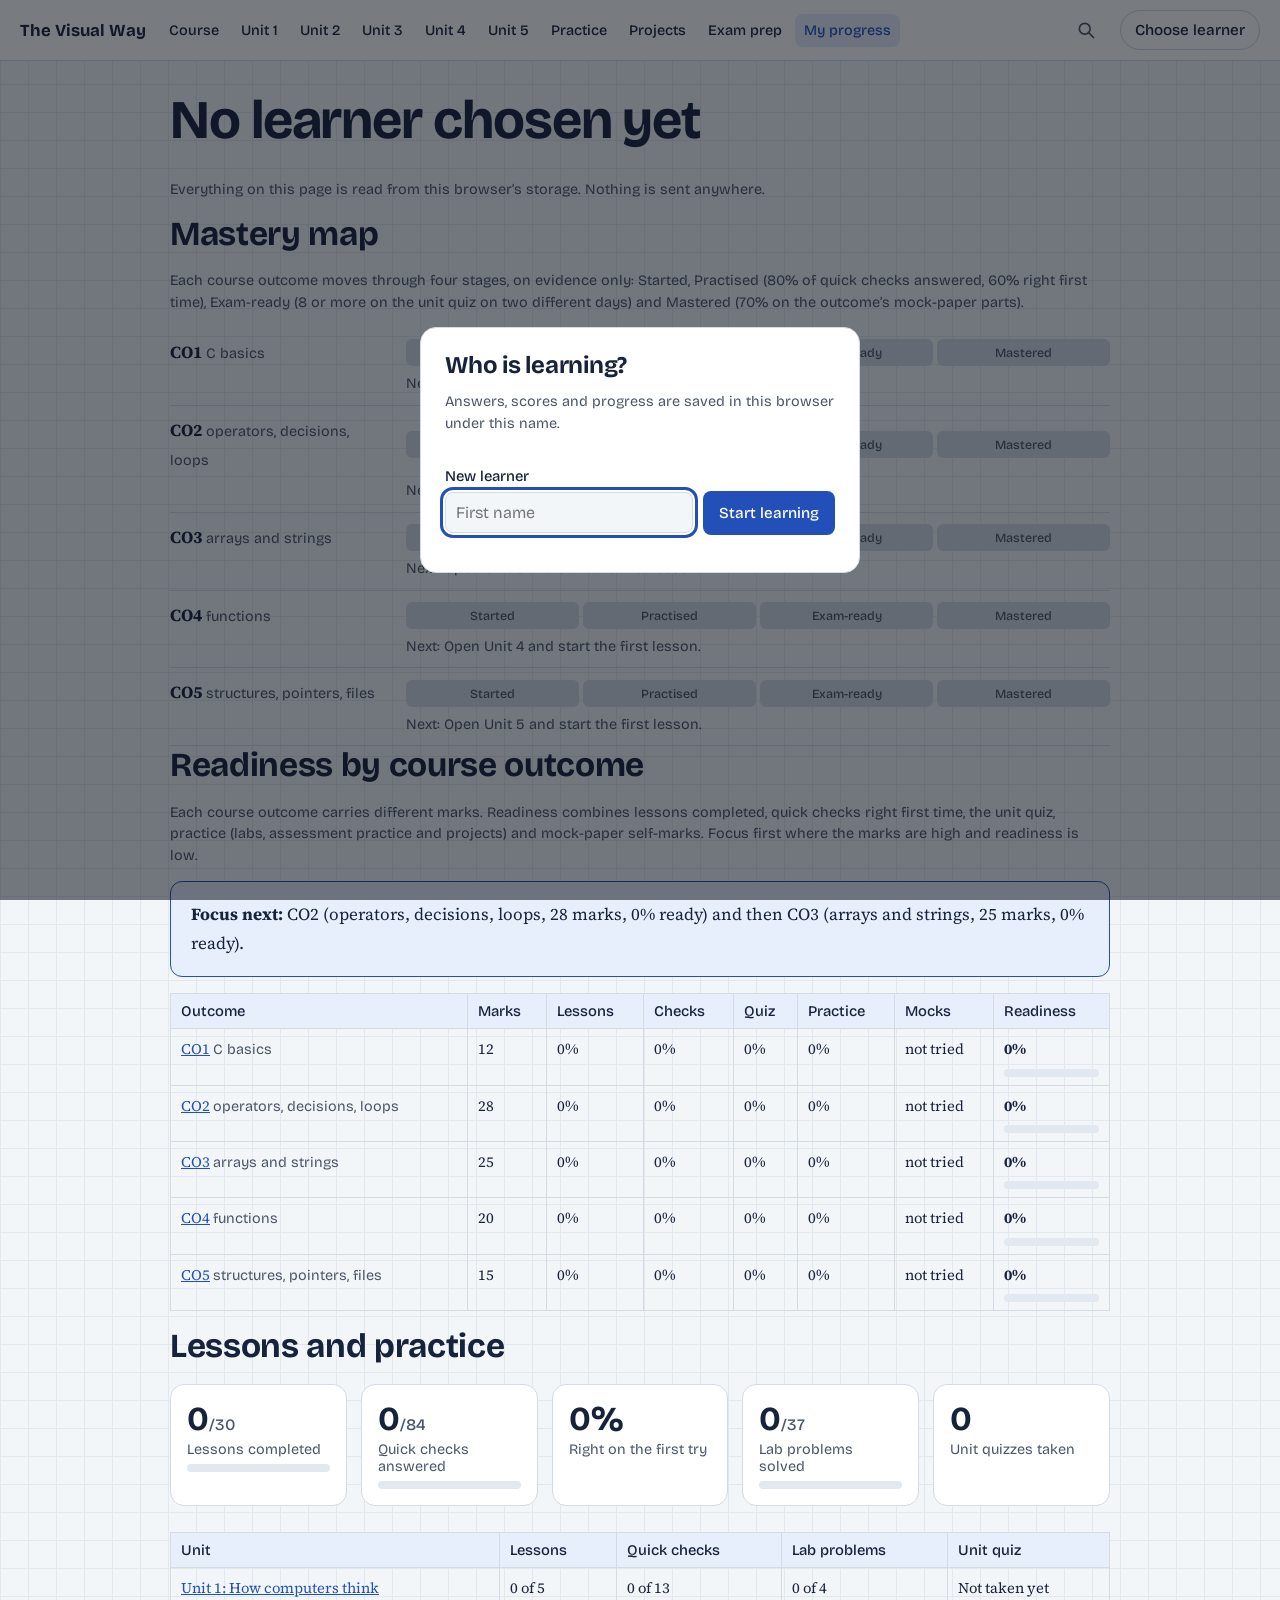
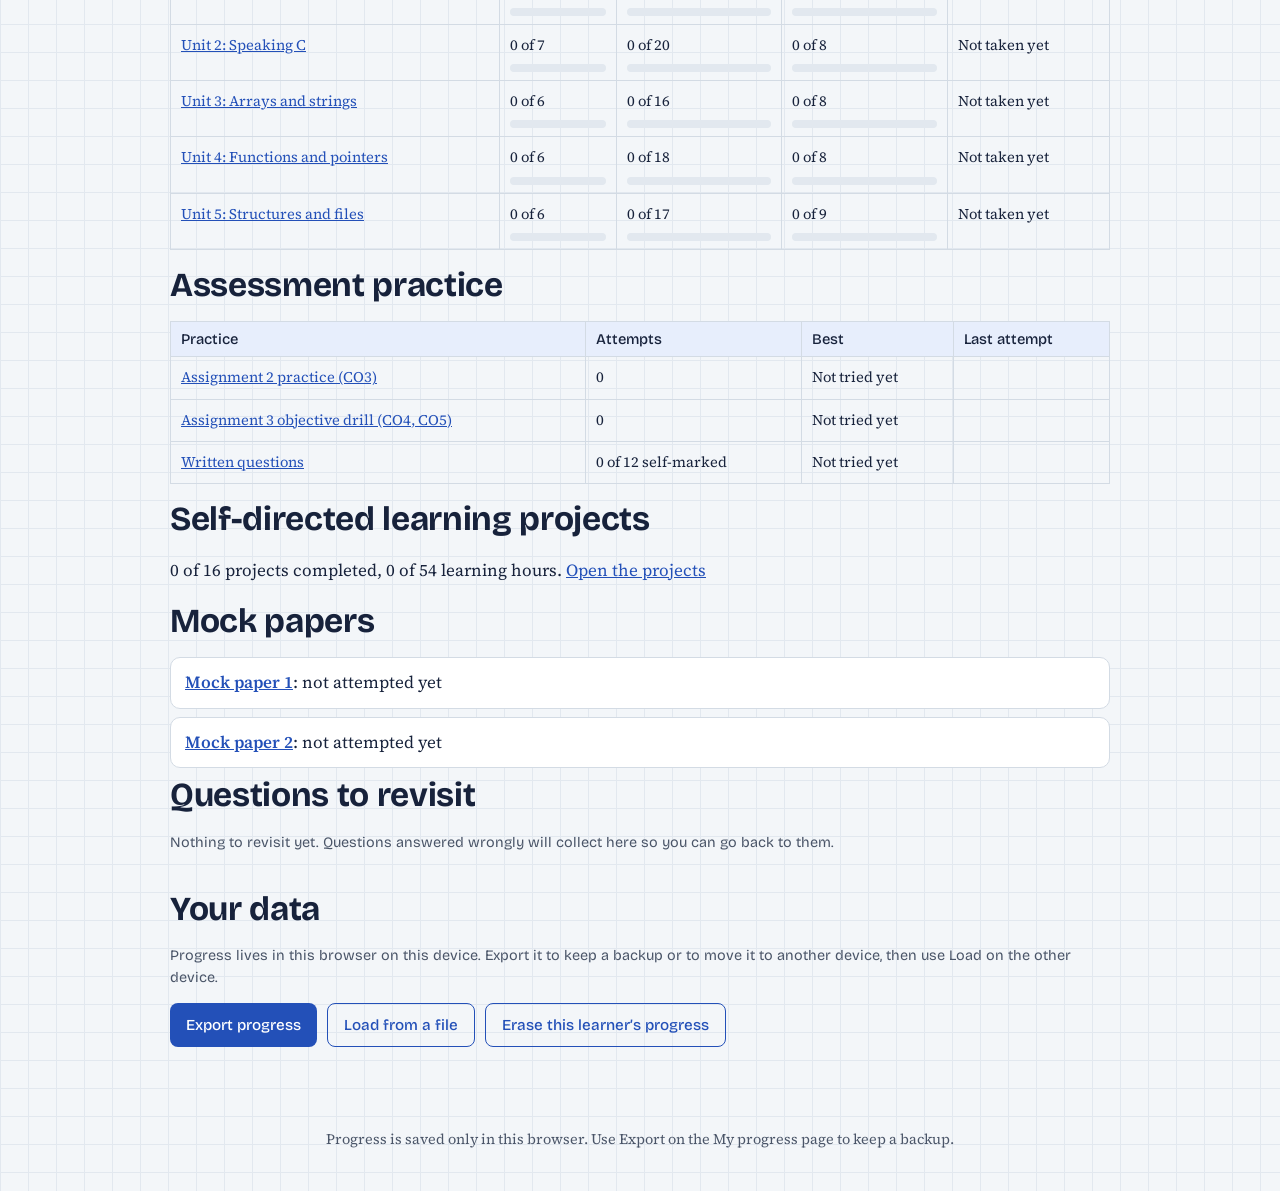
<file: courses/ces1102/progress.html>
<!DOCTYPE html>
<html lang="en">
<head>
<meta charset="utf-8">
<meta name="viewport" content="width=device-width, initial-scale=1, viewport-fit=cover">
<title>My progress | PPS, the visual way</title>
<meta name="description" content="Visual, interactive course notes.">
<meta name="theme-color" content="#2350B8">
<meta name="apple-mobile-web-app-capable" content="yes">
<meta name="mobile-web-app-capable" content="yes">
<meta name="apple-mobile-web-app-title" content="Visual Way">
<link rel="manifest" href="../../manifest.webmanifest">
<link rel="icon" type="image/png" sizes="192x192" href="../../assets/icons/icon-192.png">
<link rel="apple-touch-icon" href="../../assets/icons/apple-touch-icon.png">
<link rel="preconnect" href="https://fonts.googleapis.com">
<link rel="preconnect" href="https://fonts.gstatic.com" crossorigin>
<link href="https://fonts.googleapis.com/css2?family=Bricolage+Grotesque:opsz,wght@12..96,500;12..96,700&family=Source+Serif+4:ital,opsz,wght@0,8..60,400;0,8..60,600;1,8..60,400&family=JetBrains+Mono:wght@400;600&display=swap" rel="stylesheet">
<link rel="stylesheet" href="../../assets/style.css">
</head>
<body data-page="progress" data-course="ces1102" data-root="../../">
<header class="topbar"><div class="topbar-in"><a class="brand" href="../../index.html">The Visual Way</a><nav class="unitnav" aria-label="Course"><a href="index.html">Course</a><a href="unit1.html">Unit 1</a><a href="unit2.html">Unit 2</a><a href="unit3.html">Unit 3</a><a href="unit4.html">Unit 4</a><a href="unit5.html">Unit 5</a><a href="practice.html">Practice</a><a href="sdl.html">Projects</a><a href="exam.html">Exam prep</a><a href="progress.html" aria-current="page">My progress</a></nav><a class="searchlink" href="search.html" aria-label="Search the course" title="Search"><svg viewBox="0 0 24 24" width="20" height="20" aria-hidden="true"><circle cx="10.5" cy="10.5" r="6.5" fill="none" stroke="currentColor" stroke-width="2"/><path d="M15.5 15.5 21 21" stroke="currentColor" stroke-width="2" stroke-linecap="round"/></svg></a><button class="learner-chip" type="button">Choose learner</button></div></header>
<main class="dashwrap">
  <h1 id="dashWho">My progress</h1>
  <p class="small">Everything on this page is read from this browser’s storage. Nothing is sent anywhere.</p>
  <div id="dash"></div>
  <h2 style="margin-top:36px">Your data</h2>
  <p class="small">Progress lives in this browser on this device. Export it to keep a backup or to move it to another device, then use Load on the other device.</p>
  <div class="row"><button class="btn" type="button" data-action="export">Export progress</button><button class="btn ghost" type="button" data-action="import">Load from a file</button><button class="btn ghost" type="button" data-action="reset">Erase this learner’s progress</button></div>
</main>
<footer>Progress is saved only in this browser. Use Export on the My progress page to keep a backup.</footer>
<script src="../../assets/engine.js"></script>
<script src="course.js"></script>
<script src="data/unit1.js"></script>
<script src="data/unit2.js"></script>
<script src="data/unit3.js"></script>
<script src="data/unit4.js"></script>
<script src="data/unit5.js"></script>
<script src="data/practice.js"></script>
<script src="data/tags.js"></script>
<script src="data/sdl.js"></script>
<script src="data/exam.js"></script>
<script>initPage();</script>
</body>
</html>
</file>
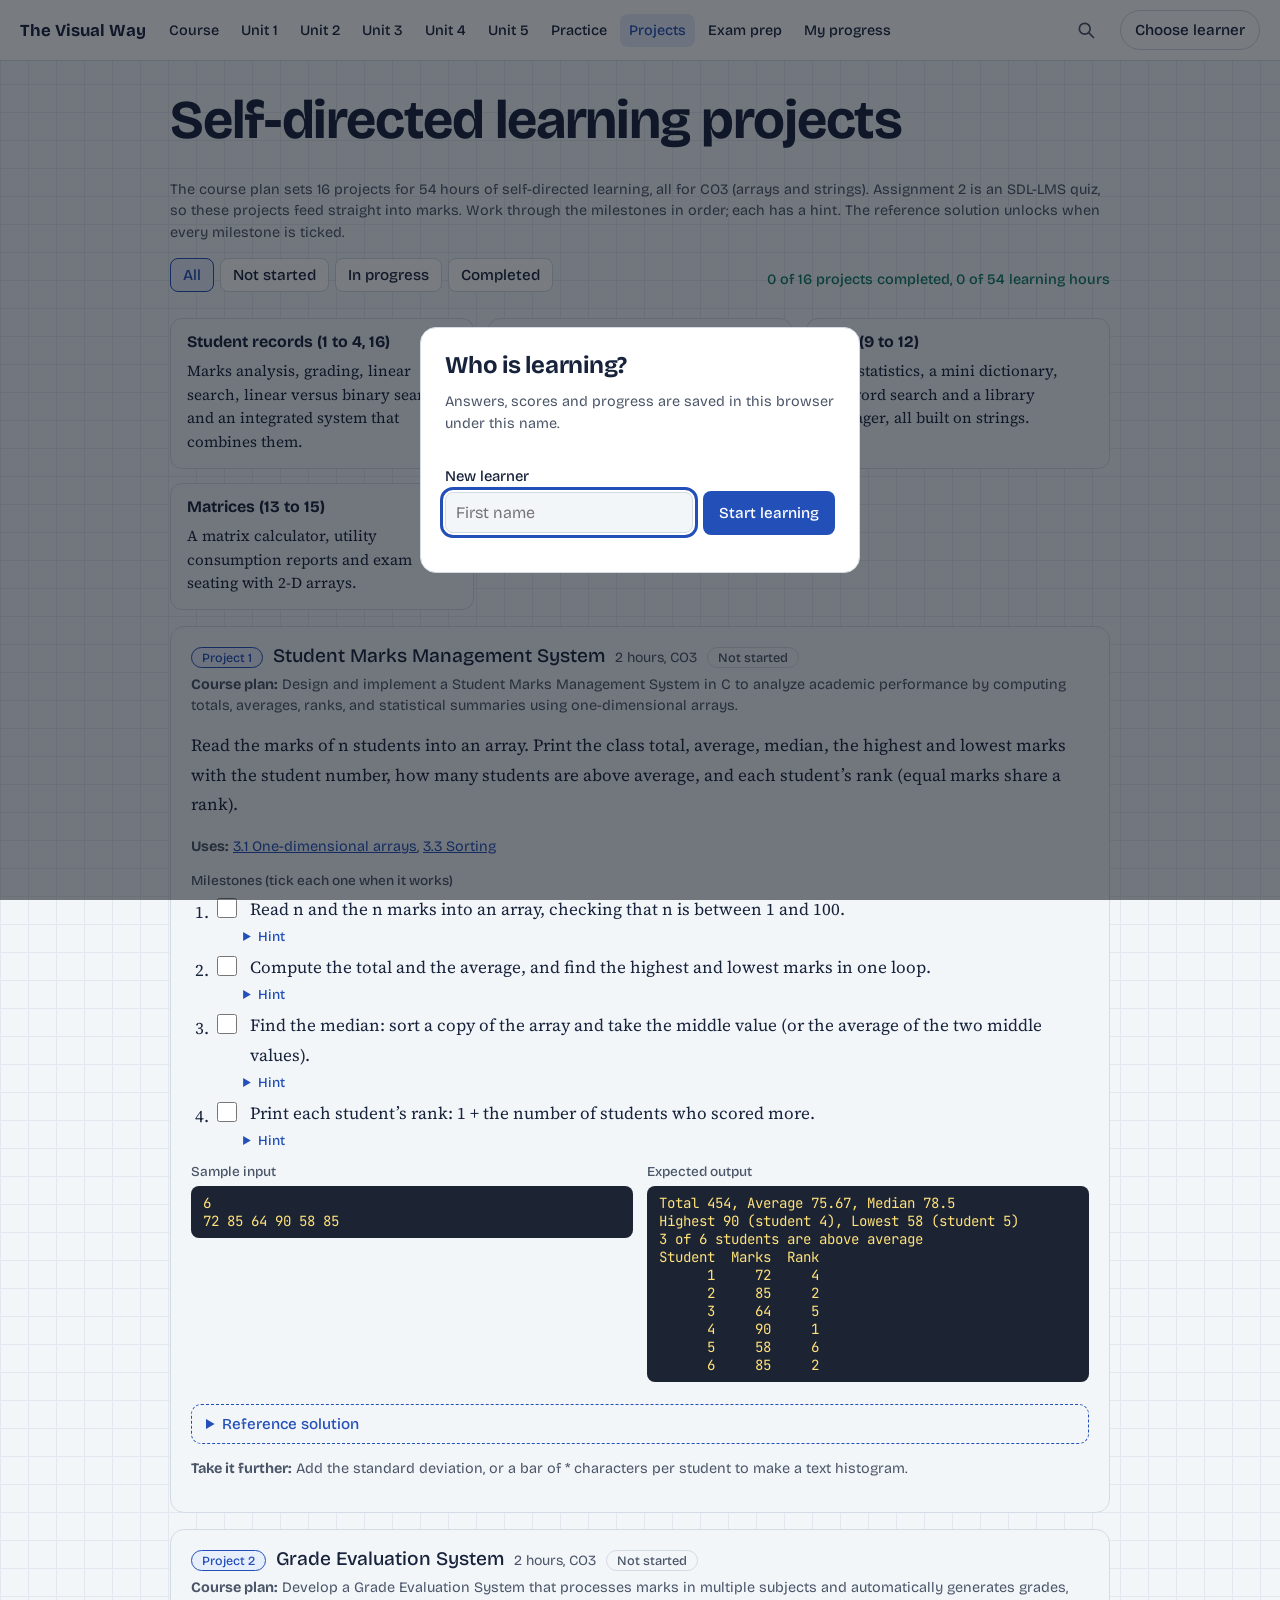
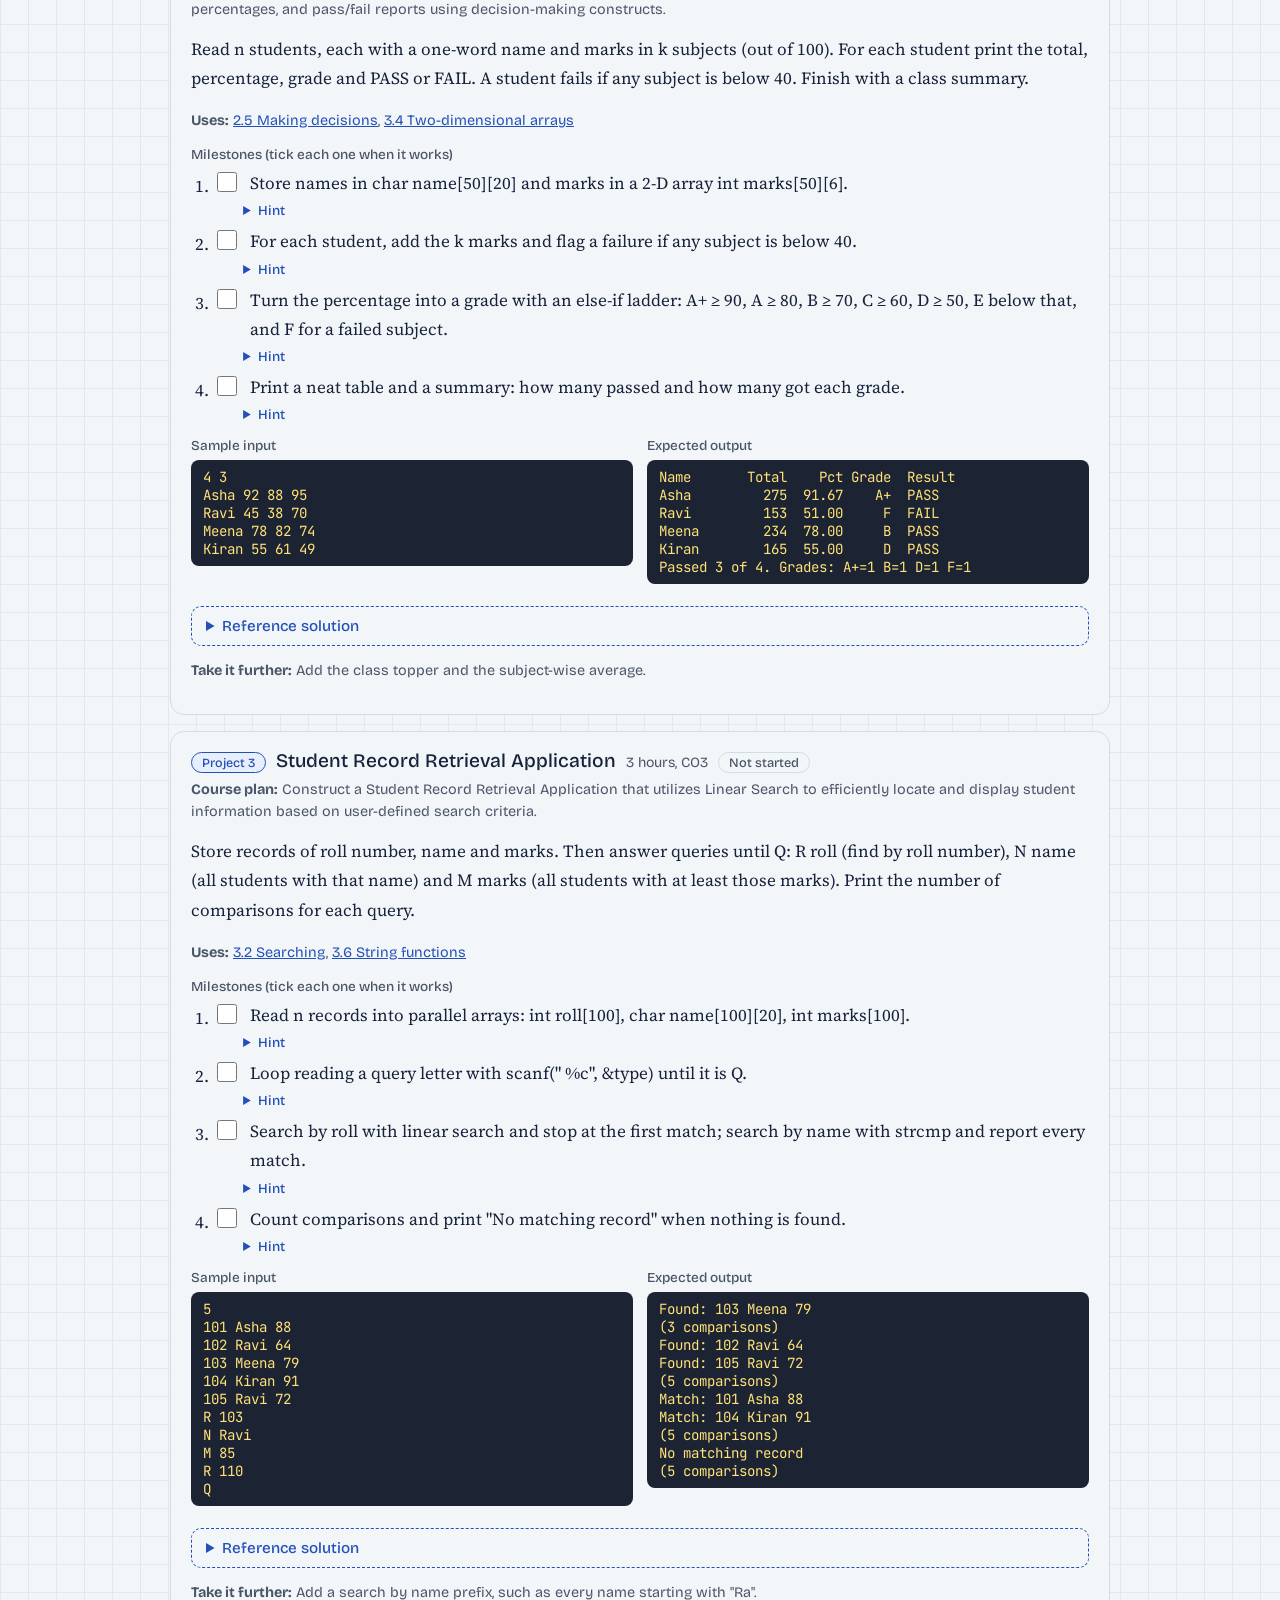
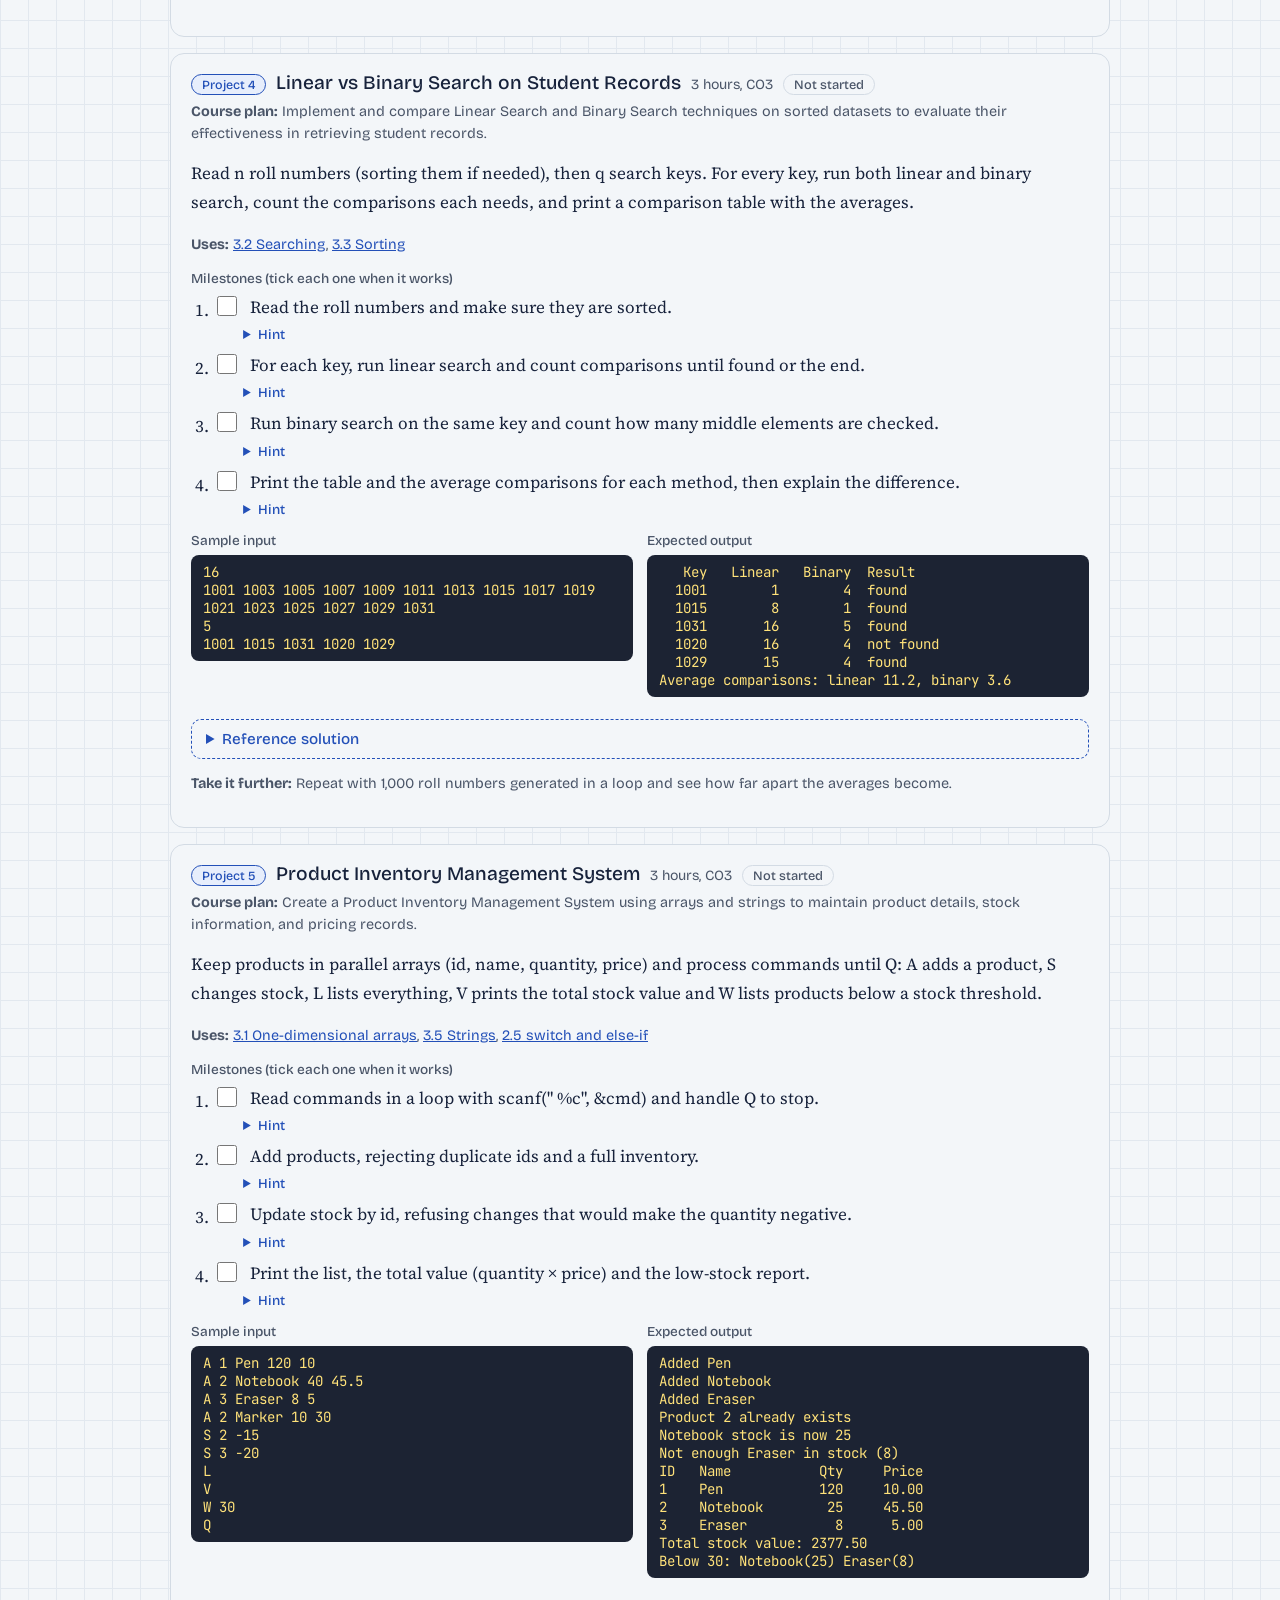
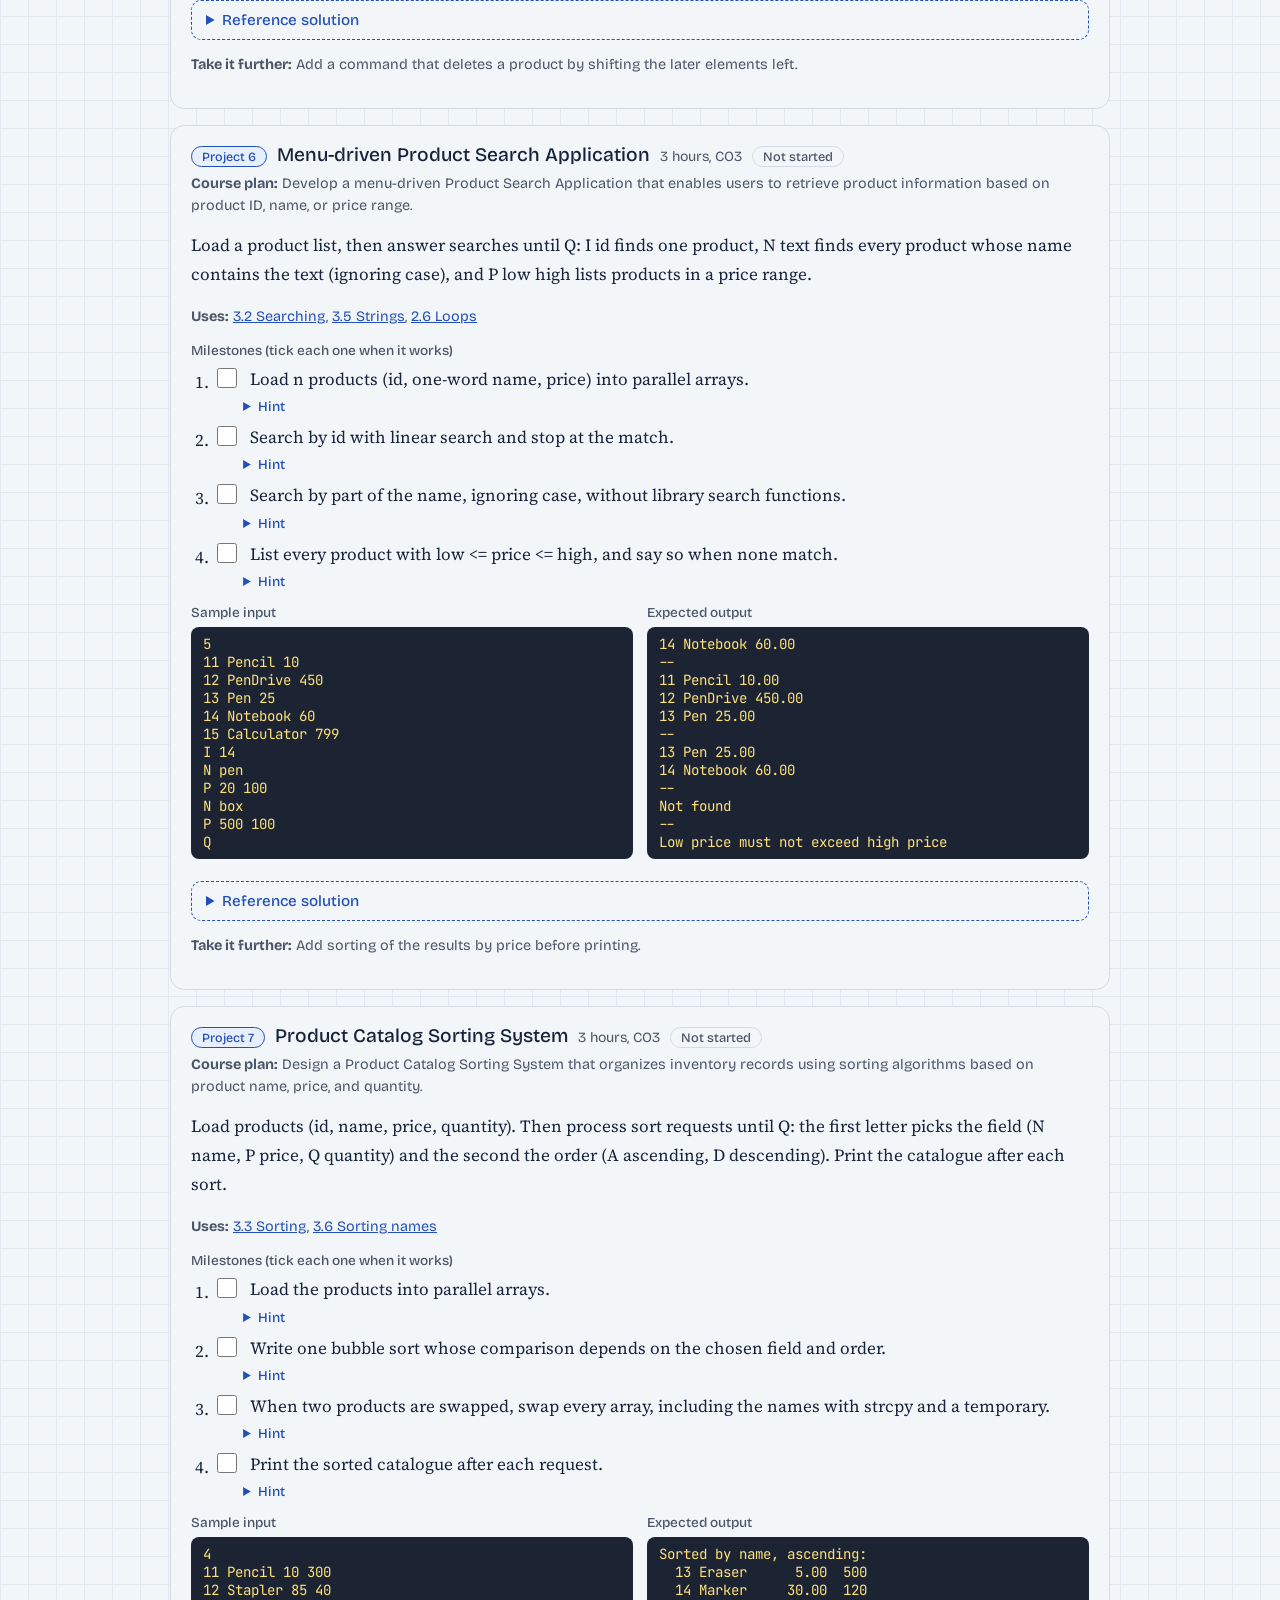
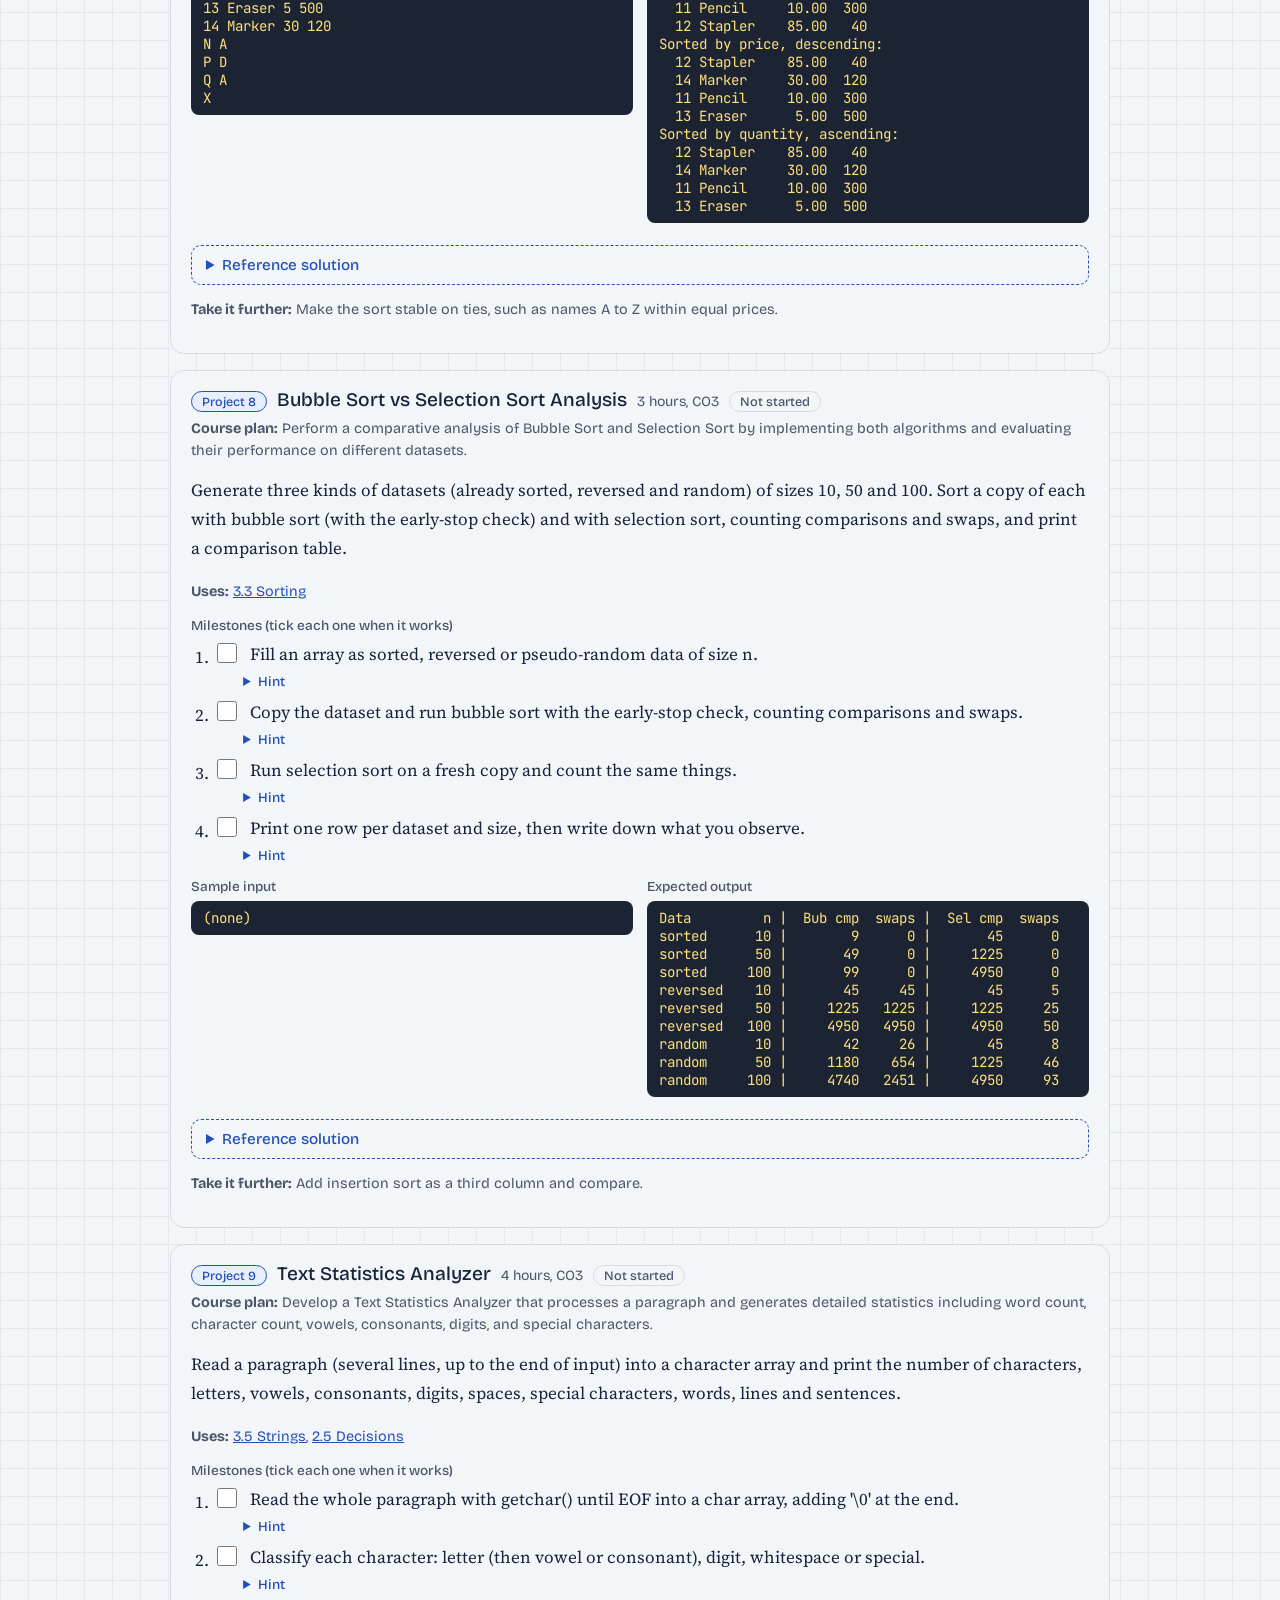
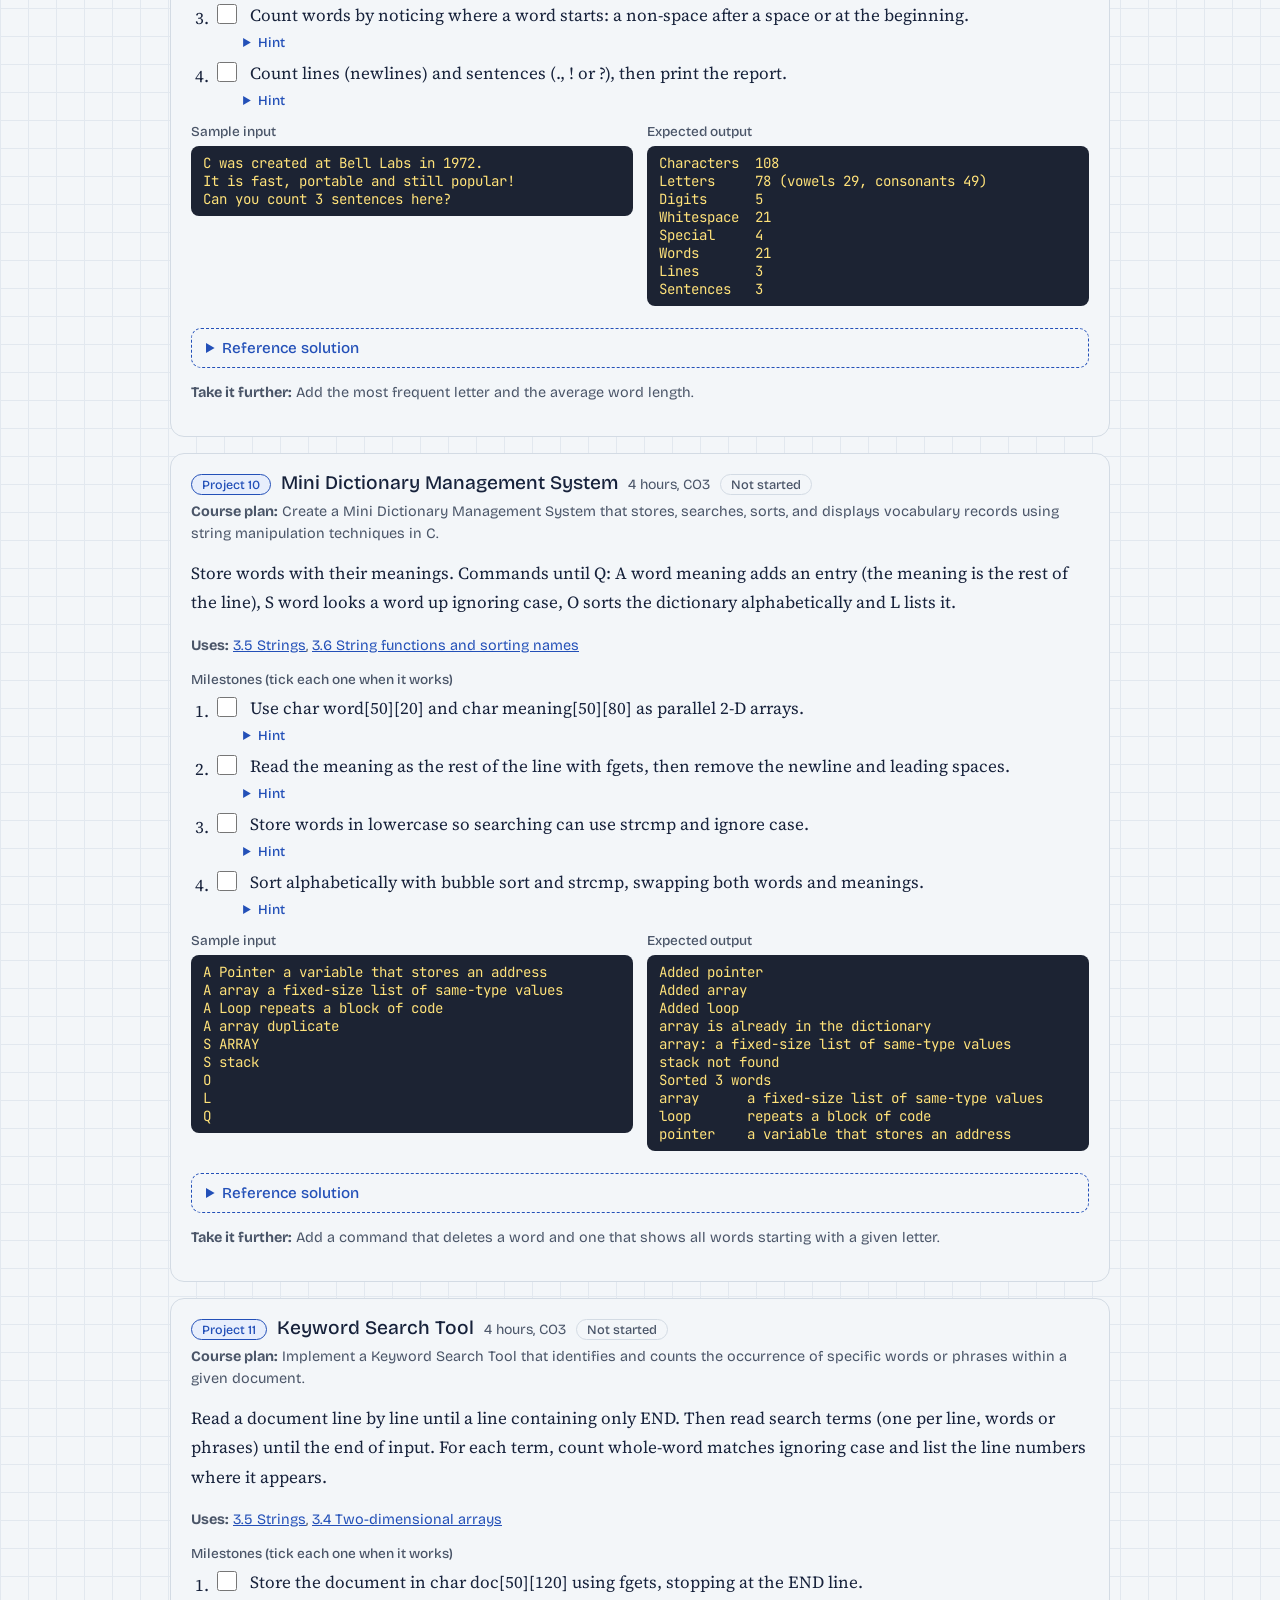
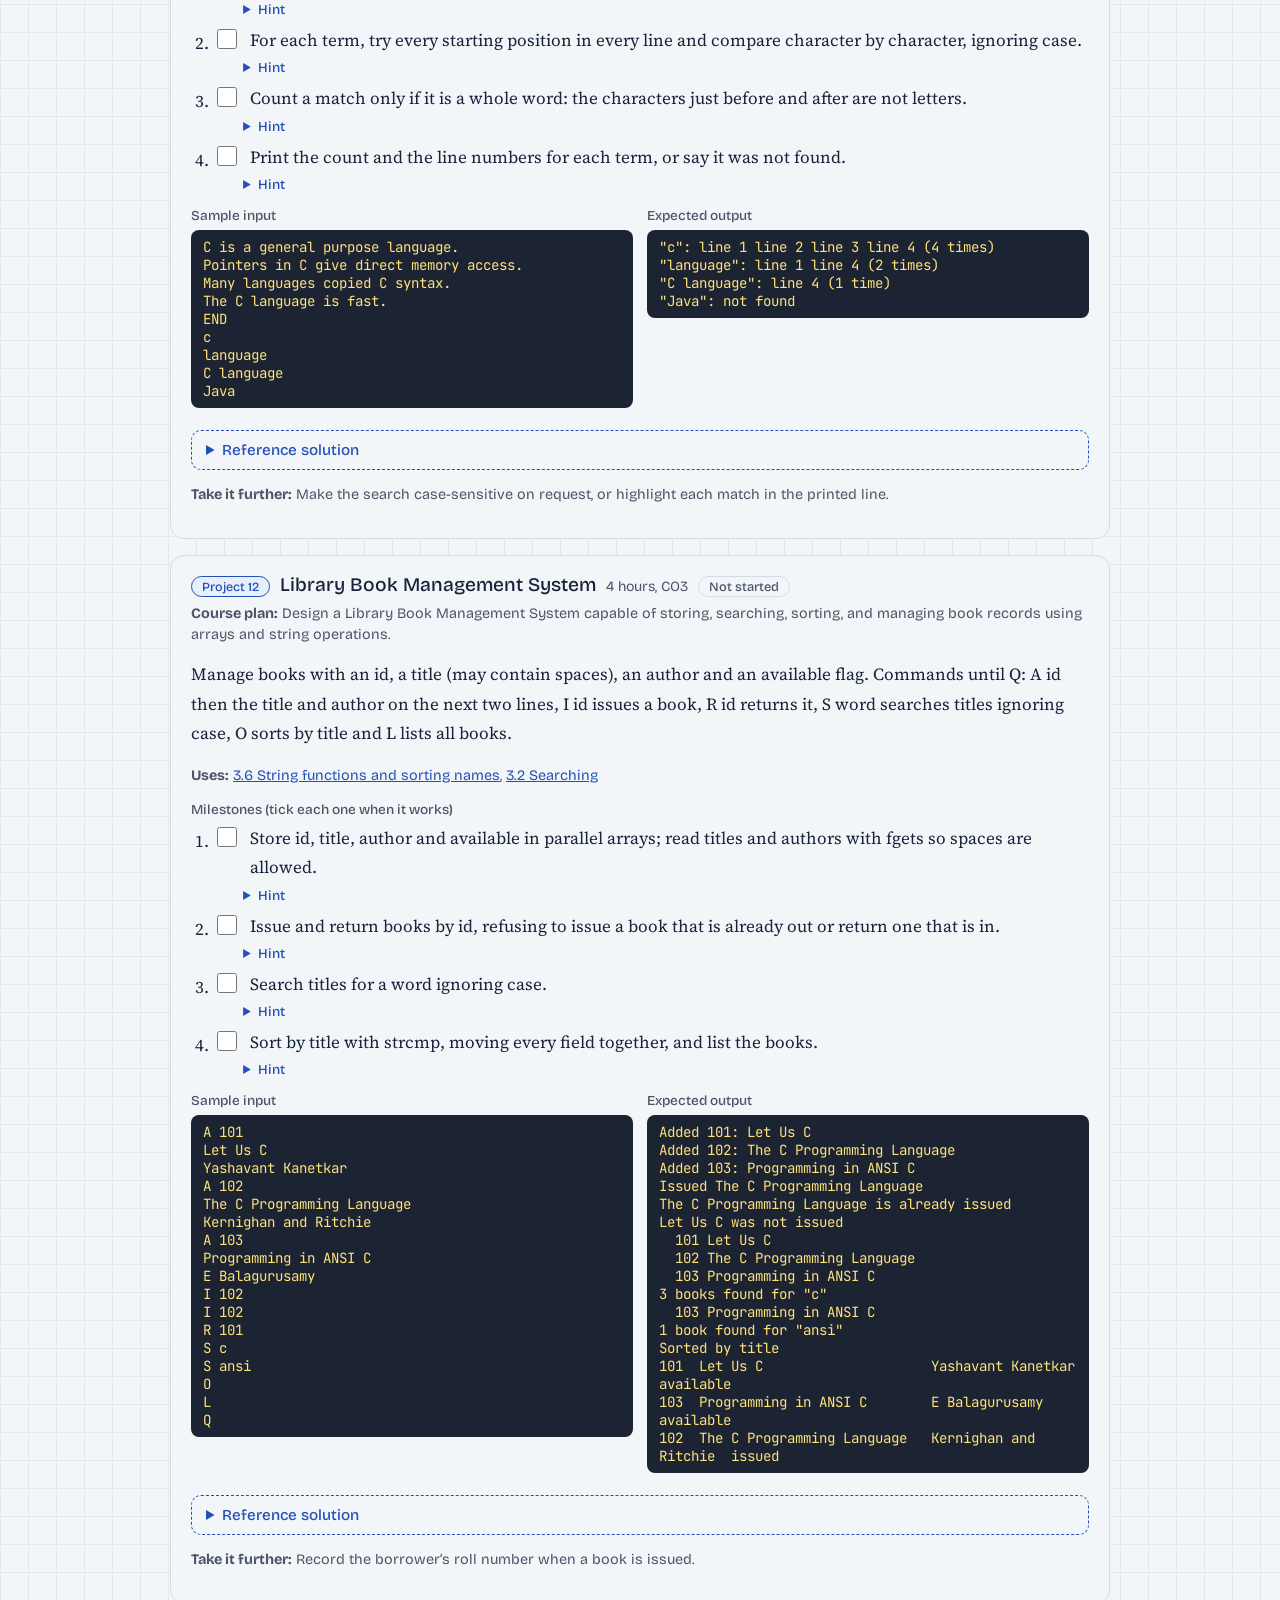
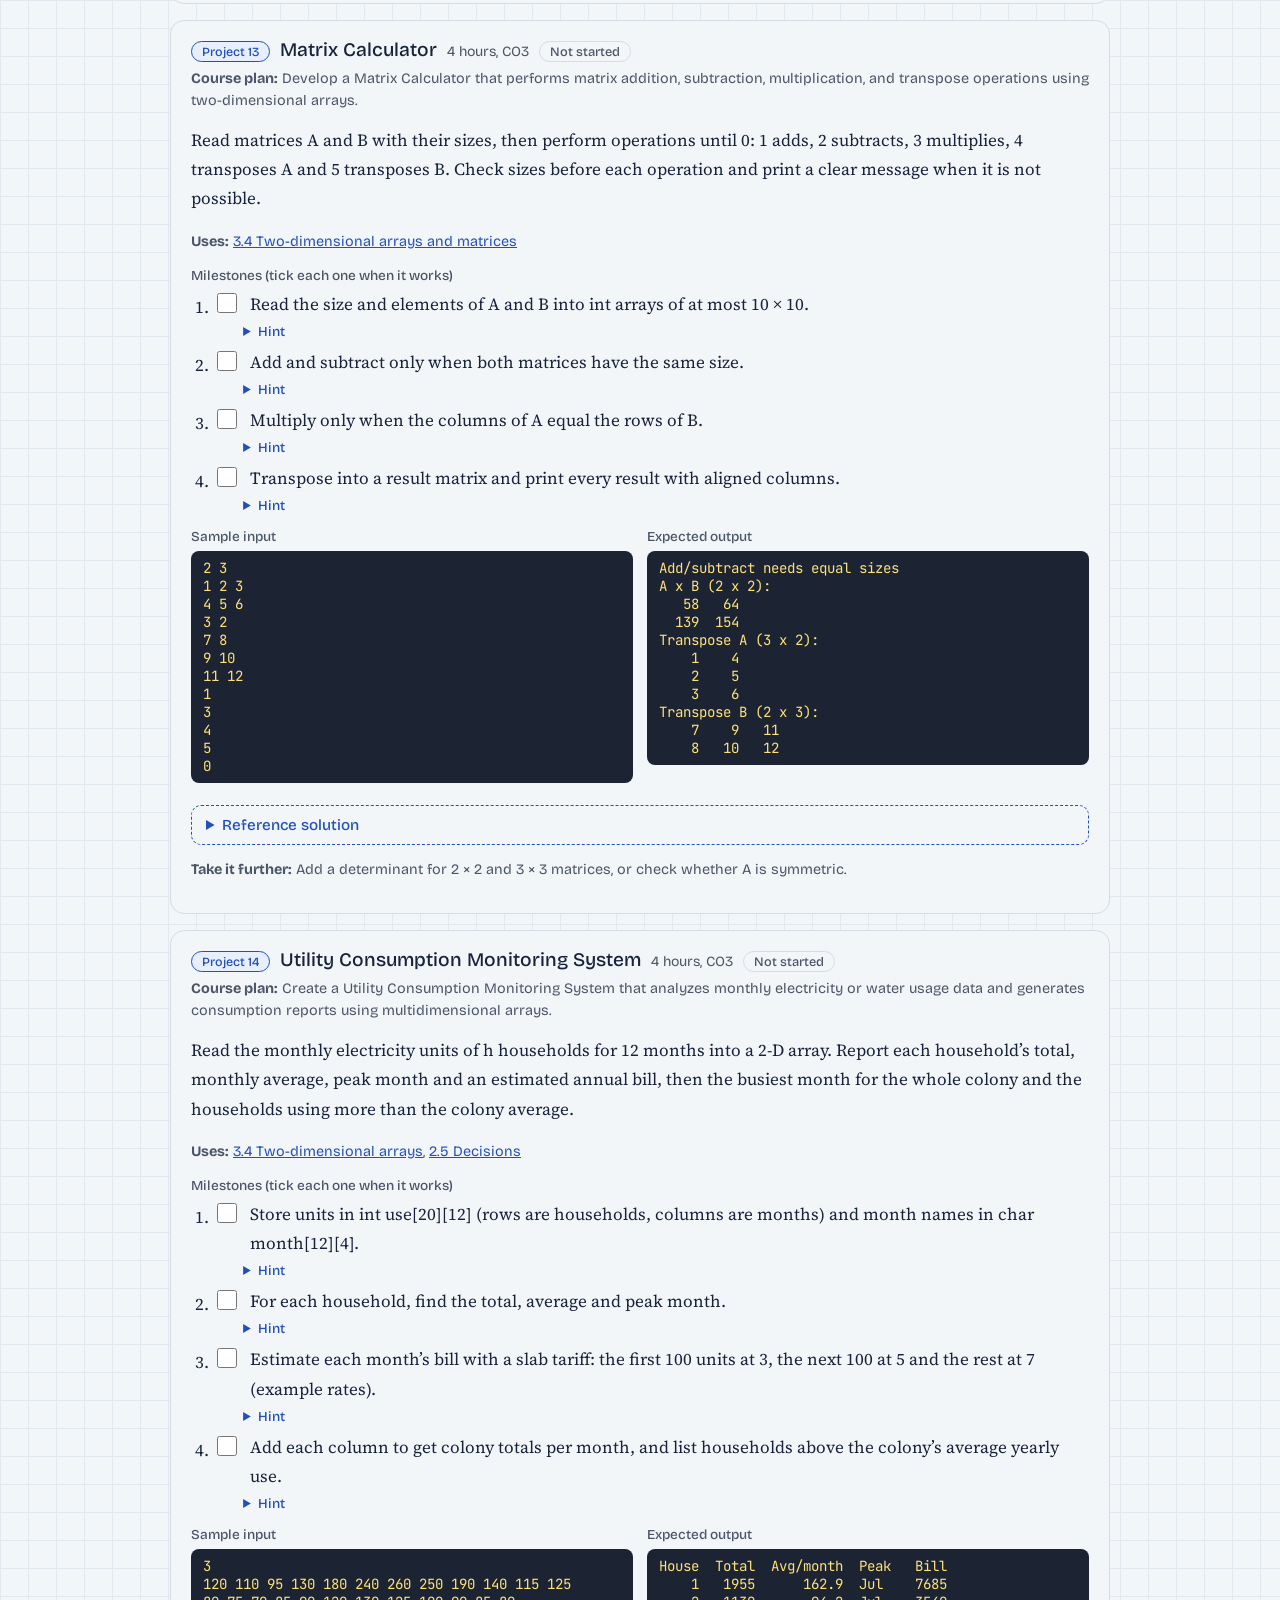
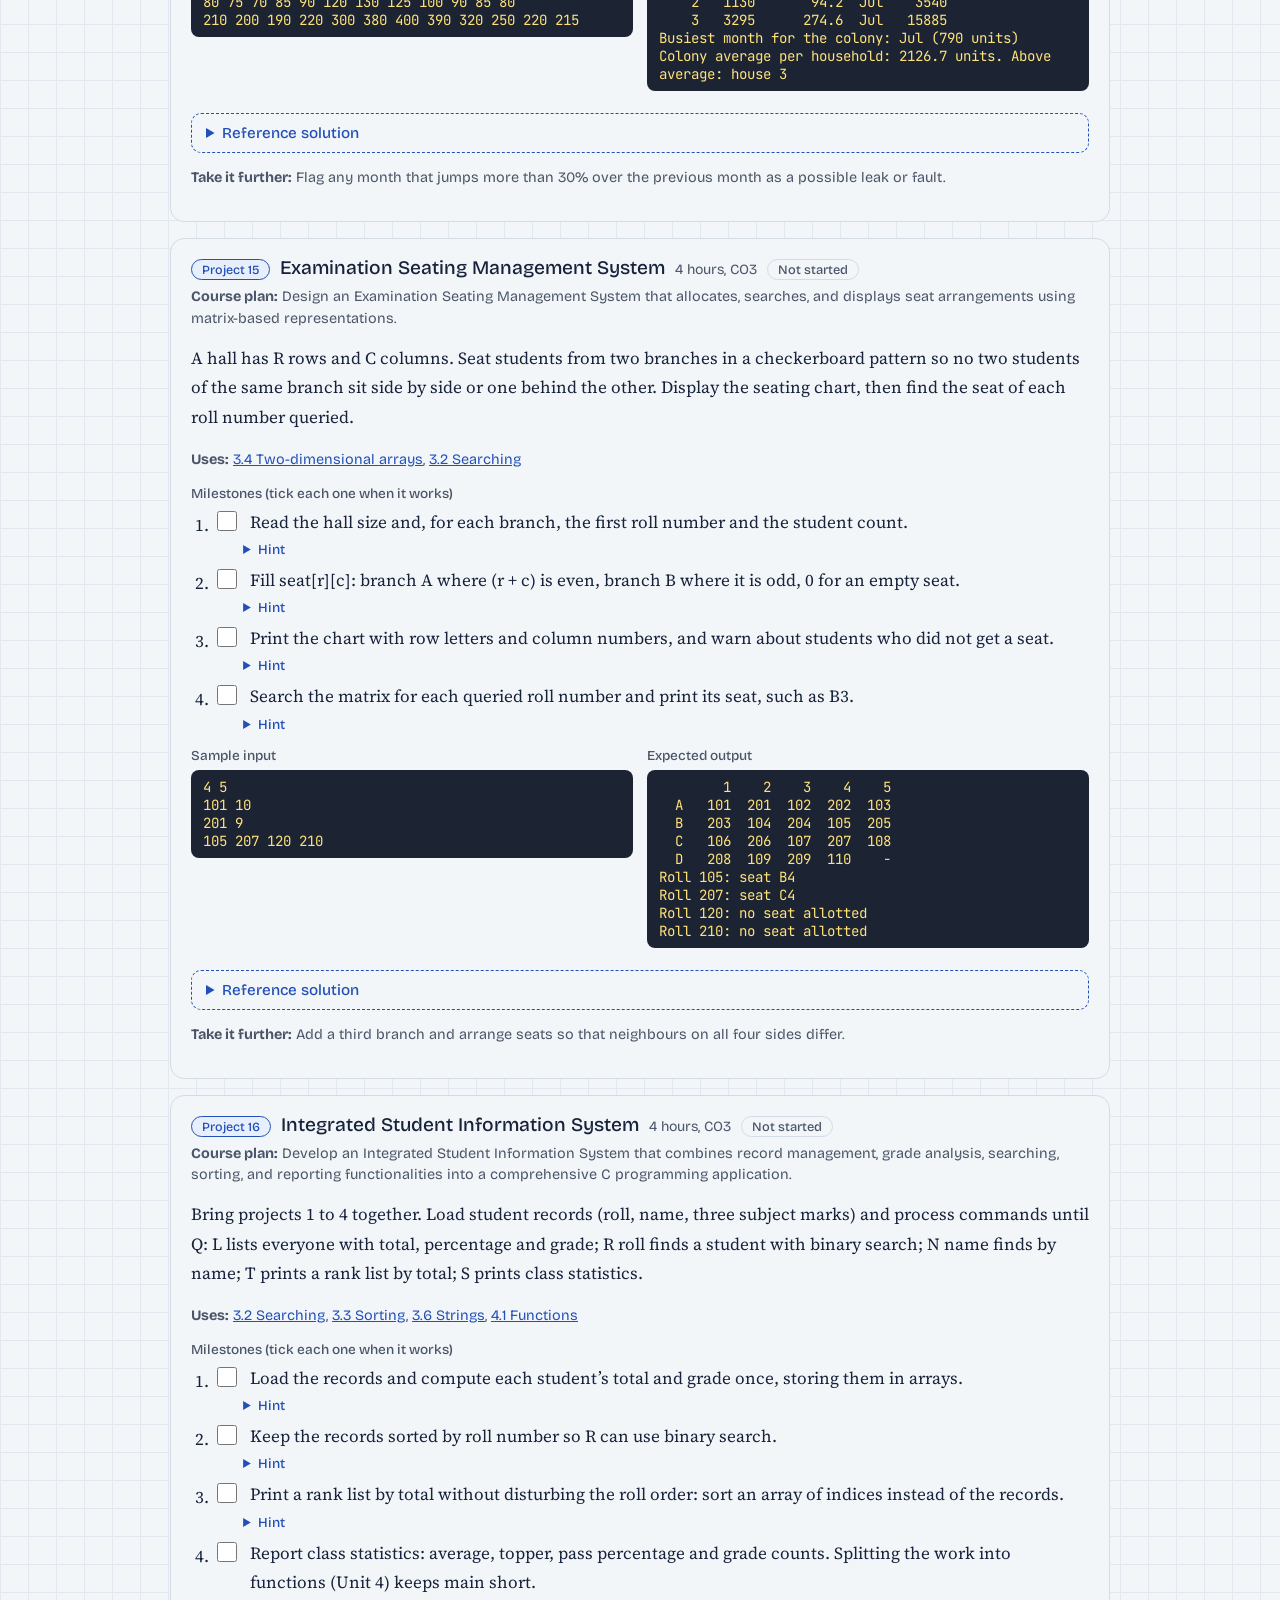
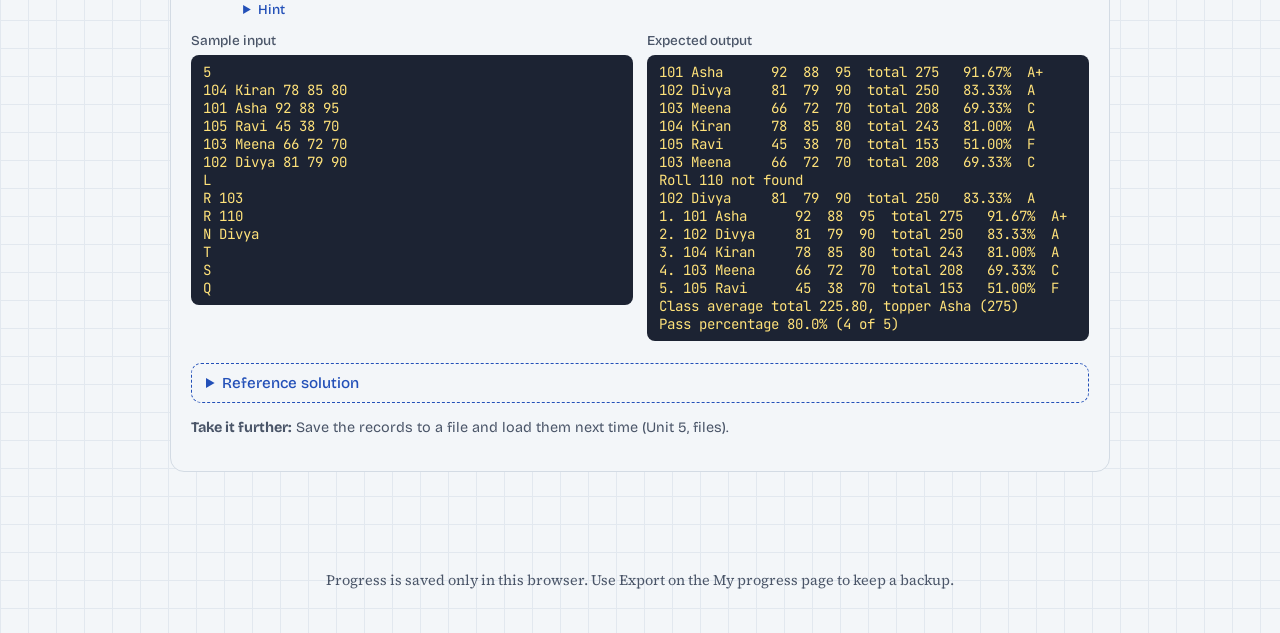
<file: courses/ces1102/sdl.html>
<!DOCTYPE html>
<html lang="en">
<head>
<meta charset="utf-8">
<meta name="viewport" content="width=device-width, initial-scale=1, viewport-fit=cover">
<title>Projects | PPS, the visual way</title>
<meta name="description" content="Visual, interactive course notes.">
<meta name="theme-color" content="#2350B8">
<meta name="apple-mobile-web-app-capable" content="yes">
<meta name="mobile-web-app-capable" content="yes">
<meta name="apple-mobile-web-app-title" content="Visual Way">
<link rel="manifest" href="../../manifest.webmanifest">
<link rel="icon" type="image/png" sizes="192x192" href="../../assets/icons/icon-192.png">
<link rel="apple-touch-icon" href="../../assets/icons/apple-touch-icon.png">
<link rel="preconnect" href="https://fonts.googleapis.com">
<link rel="preconnect" href="https://fonts.gstatic.com" crossorigin>
<link href="https://fonts.googleapis.com/css2?family=Bricolage+Grotesque:opsz,wght@12..96,500;12..96,700&family=Source+Serif+4:ital,opsz,wght@0,8..60,400;0,8..60,600;1,8..60,400&family=JetBrains+Mono:wght@400;600&display=swap" rel="stylesheet">
<link rel="stylesheet" href="../../assets/style.css">
</head>
<body data-page="sdl" data-course="ces1102" data-root="../../">
<header class="topbar"><div class="topbar-in"><a class="brand" href="../../index.html">The Visual Way</a><nav class="unitnav" aria-label="Course"><a href="index.html">Course</a><a href="unit1.html">Unit 1</a><a href="unit2.html">Unit 2</a><a href="unit3.html">Unit 3</a><a href="unit4.html">Unit 4</a><a href="unit5.html">Unit 5</a><a href="practice.html">Practice</a><a href="sdl.html" aria-current="page">Projects</a><a href="exam.html">Exam prep</a><a href="progress.html">My progress</a></nav><a class="searchlink" href="search.html" aria-label="Search the course" title="Search"><svg viewBox="0 0 24 24" width="20" height="20" aria-hidden="true"><circle cx="10.5" cy="10.5" r="6.5" fill="none" stroke="currentColor" stroke-width="2"/><path d="M15.5 15.5 21 21" stroke="currentColor" stroke-width="2" stroke-linecap="round"/></svg></a><button class="learner-chip" type="button">Choose learner</button></div></header>
<main class="dashwrap">
  <h1>Self-directed learning projects</h1>
  <p class="small">The course plan sets 16 projects for 54 hours of self-directed learning, all for CO3 (arrays and strings). Assignment 2 is an SDL-LMS quiz, so these projects feed straight into marks. Work through the milestones in order; each has a hint. The reference solution unlocks when every milestone is ticked.</p>
  <div class="row"><div class="tabs sdlfilter" role="group" aria-label="Filter projects"><button type="button" aria-pressed="true" data-f="all">All</button><button type="button" aria-pressed="false" data-f="todo">Not started</button><button type="button" aria-pressed="false" data-f="doing">In progress</button><button type="button" aria-pressed="false" data-f="done">Completed</button></div><p class="labcount sdlcount" aria-live="polite"></p></div>
  <div class="cheat" style="margin:16px 0">
    <div><h2 class="h3">Student records (1 to 4, 16)</h2>Marks analysis, grading, linear search, linear versus binary search, and an integrated system that combines them.</div>
    <div><h2 class="h3">Products (5 to 8)</h2>Inventory, menu-driven search, catalogue sorting, and a measured comparison of bubble and selection sort.</div>
    <div><h2 class="h3">Text (9 to 12)</h2>Text statistics, a mini dictionary, keyword search and a library manager, all built on strings.</div>
    <div><h2 class="h3">Matrices (13 to 15)</h2>A matrix calculator, utility consumption reports and exam seating with 2-D arrays.</div>
  </div>
  <div id="sdl"></div>
</main>
<footer>Progress is saved only in this browser. Use Export on the My progress page to keep a backup.</footer>
<script src="../../assets/engine.js"></script>
<script src="course.js"></script>
<script src="data/sdl.js"></script>
<script>initPage();</script>
</body>
</html>
</file>
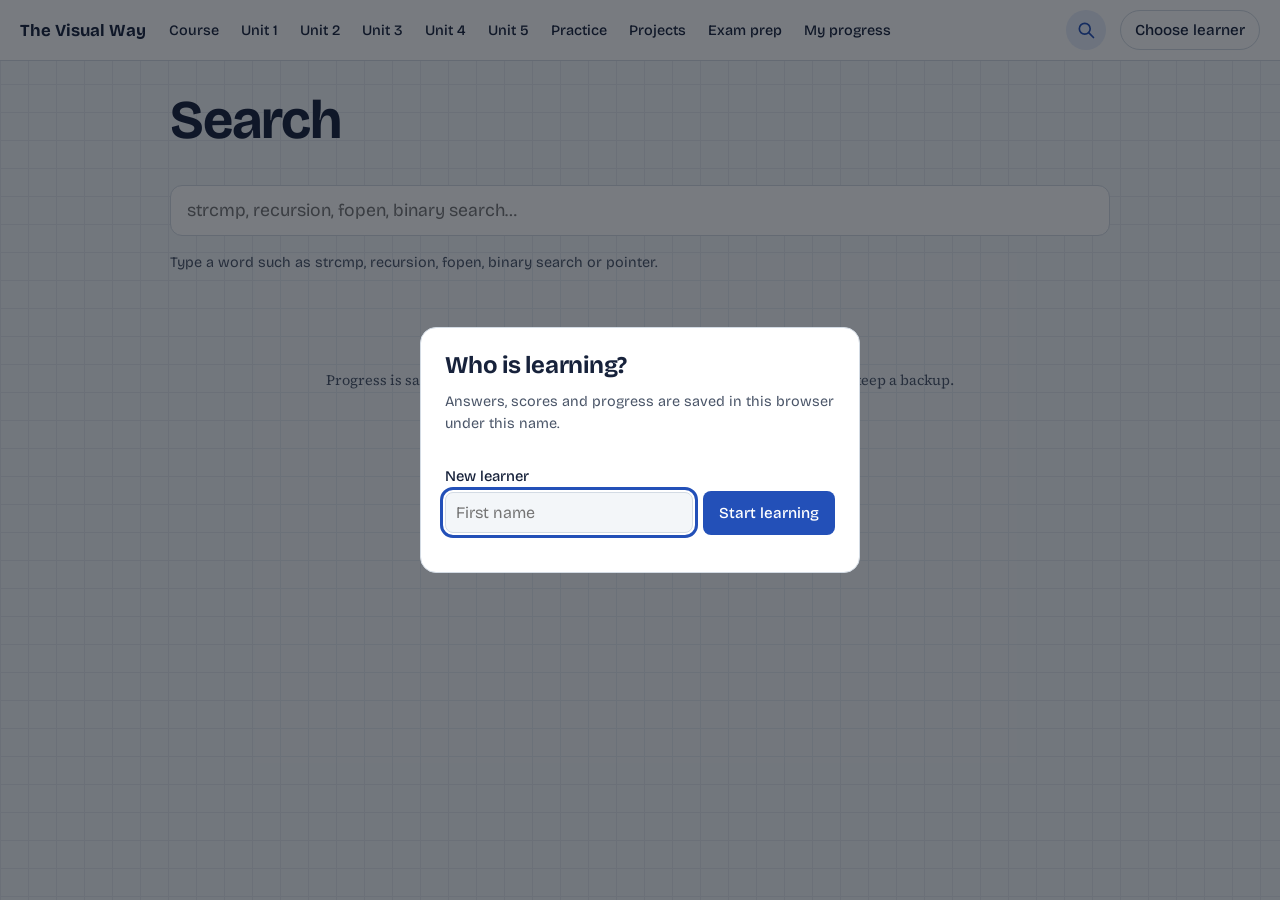
<file: courses/ces1102/search.html>
<!DOCTYPE html>
<html lang="en">
<head>
<meta charset="utf-8">
<meta name="viewport" content="width=device-width, initial-scale=1, viewport-fit=cover">
<title>Search | PPS, the visual way</title>
<meta name="description" content="Visual, interactive course notes.">
<meta name="theme-color" content="#2350B8">
<meta name="apple-mobile-web-app-capable" content="yes">
<meta name="mobile-web-app-capable" content="yes">
<meta name="apple-mobile-web-app-title" content="Visual Way">
<link rel="manifest" href="../../manifest.webmanifest">
<link rel="icon" type="image/png" sizes="192x192" href="../../assets/icons/icon-192.png">
<link rel="apple-touch-icon" href="../../assets/icons/apple-touch-icon.png">
<link rel="preconnect" href="https://fonts.googleapis.com">
<link rel="preconnect" href="https://fonts.gstatic.com" crossorigin>
<link href="https://fonts.googleapis.com/css2?family=Bricolage+Grotesque:opsz,wght@12..96,500;12..96,700&family=Source+Serif+4:ital,opsz,wght@0,8..60,400;0,8..60,600;1,8..60,400&family=JetBrains+Mono:wght@400;600&display=swap" rel="stylesheet">
<link rel="stylesheet" href="../../assets/style.css">
</head>
<body data-page="search" data-course="ces1102" data-root="../../">
<header class="topbar"><div class="topbar-in"><a class="brand" href="../../index.html">The Visual Way</a><nav class="unitnav" aria-label="Course"><a href="index.html">Course</a><a href="unit1.html">Unit 1</a><a href="unit2.html">Unit 2</a><a href="unit3.html">Unit 3</a><a href="unit4.html">Unit 4</a><a href="unit5.html">Unit 5</a><a href="practice.html">Practice</a><a href="sdl.html">Projects</a><a href="exam.html">Exam prep</a><a href="progress.html">My progress</a></nav><a class="searchlink" href="search.html" aria-current="page" aria-label="Search the course" title="Search"><svg viewBox="0 0 24 24" width="20" height="20" aria-hidden="true"><circle cx="10.5" cy="10.5" r="6.5" fill="none" stroke="currentColor" stroke-width="2"/><path d="M15.5 15.5 21 21" stroke="currentColor" stroke-width="2" stroke-linecap="round"/></svg></a><button class="learner-chip" type="button">Choose learner</button></div></header>
<main class="dashwrap">
  <h1>Search</h1>
  <label class="sr-only" for="q">Search the course</label>
  <input id="q" type="search" class="search-in" placeholder="strcmp, recursion, fopen, binary search…" autocomplete="off">
  <div id="results" aria-live="polite"></div>
</main>
<footer>Progress is saved only in this browser. Use Export on the My progress page to keep a backup.</footer>
<script src="../../assets/engine.js"></script>
<script src="course.js"></script>
<script src="data/search.js"></script>
<script>initPage();</script>
</body>
</html>
</file>
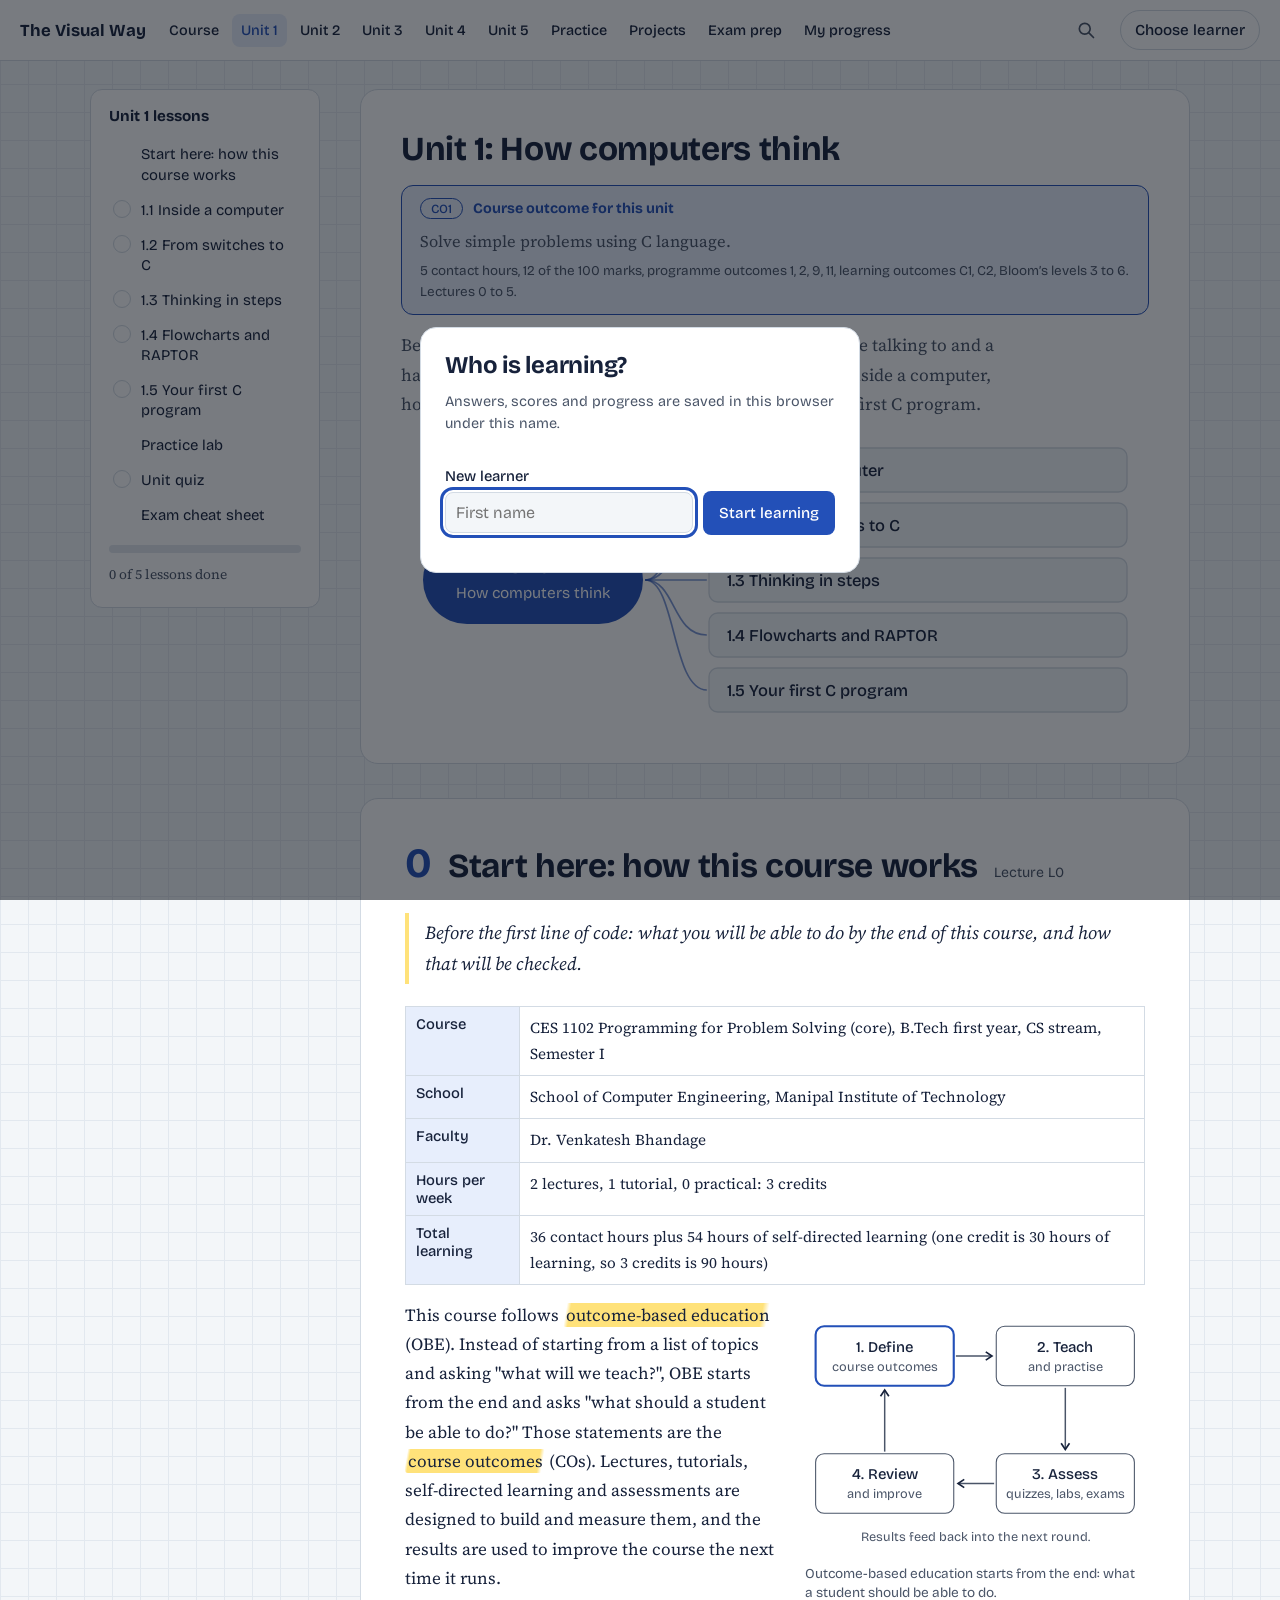
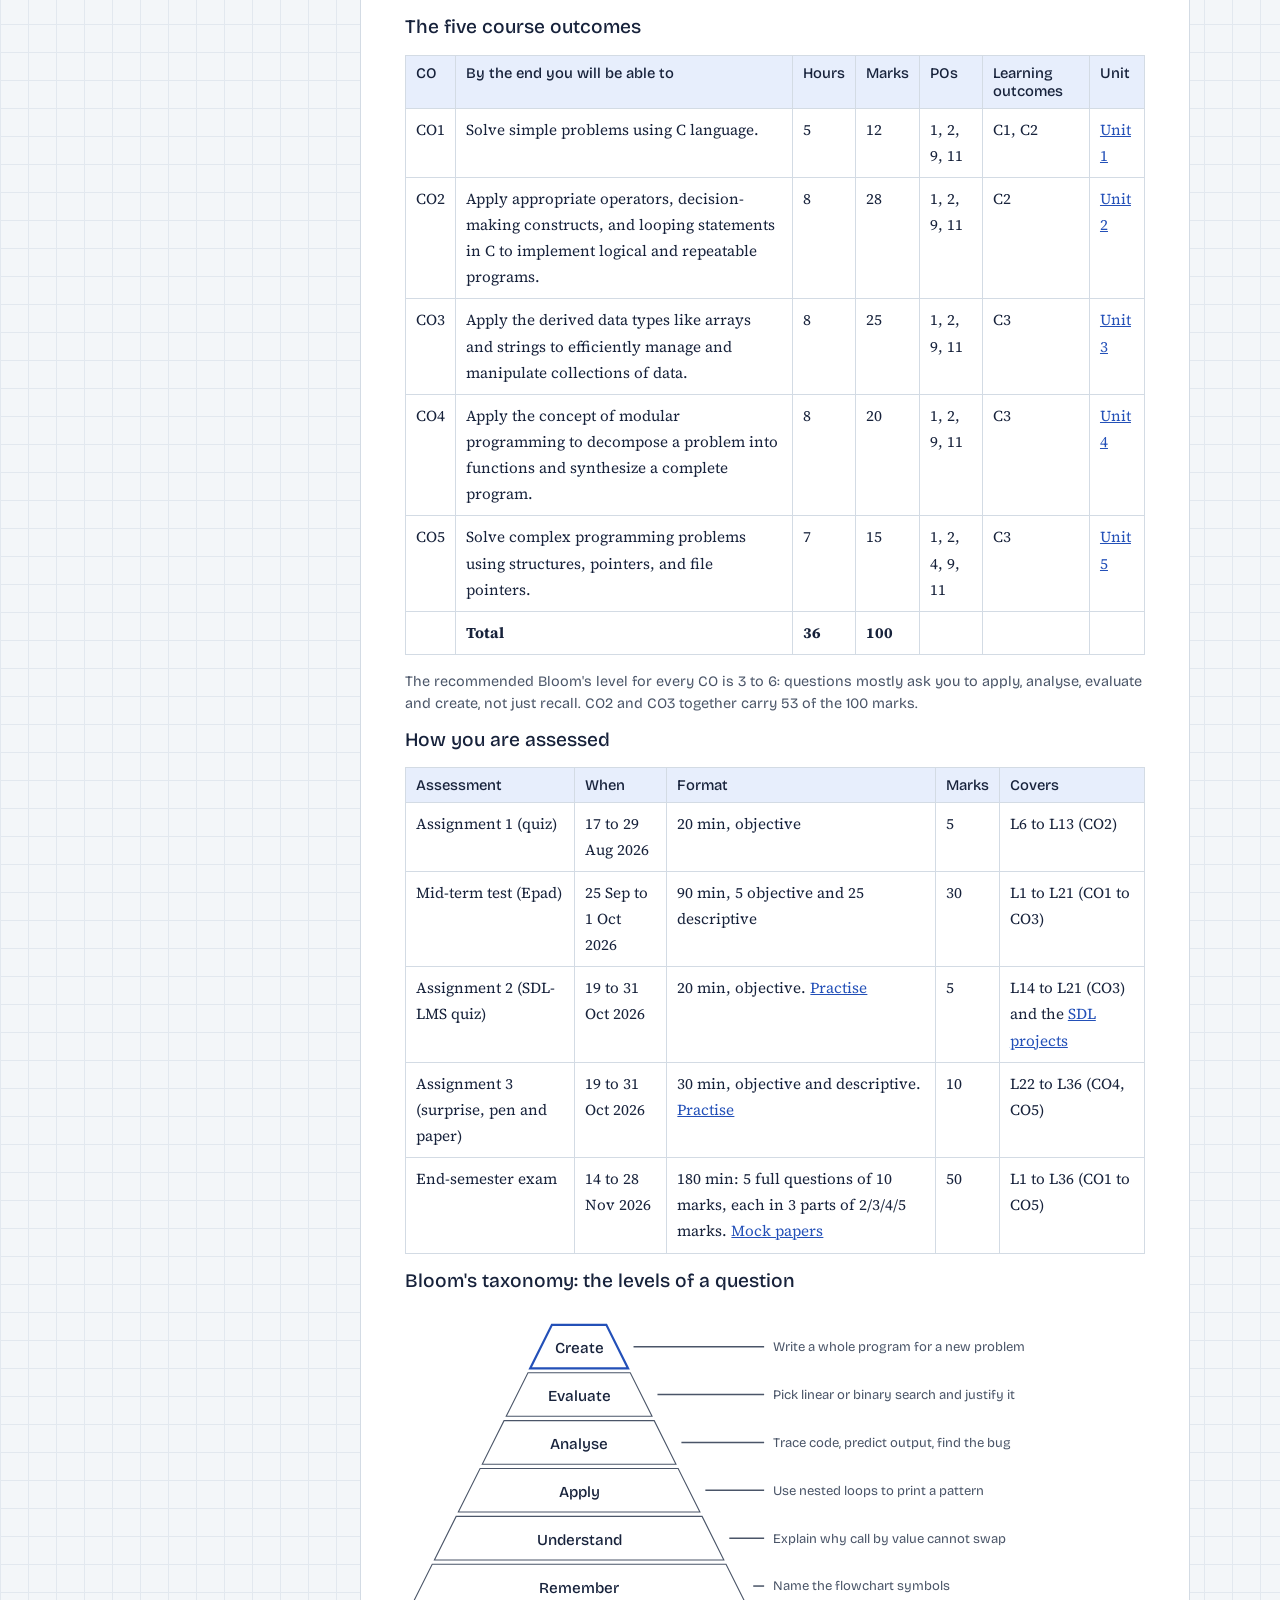
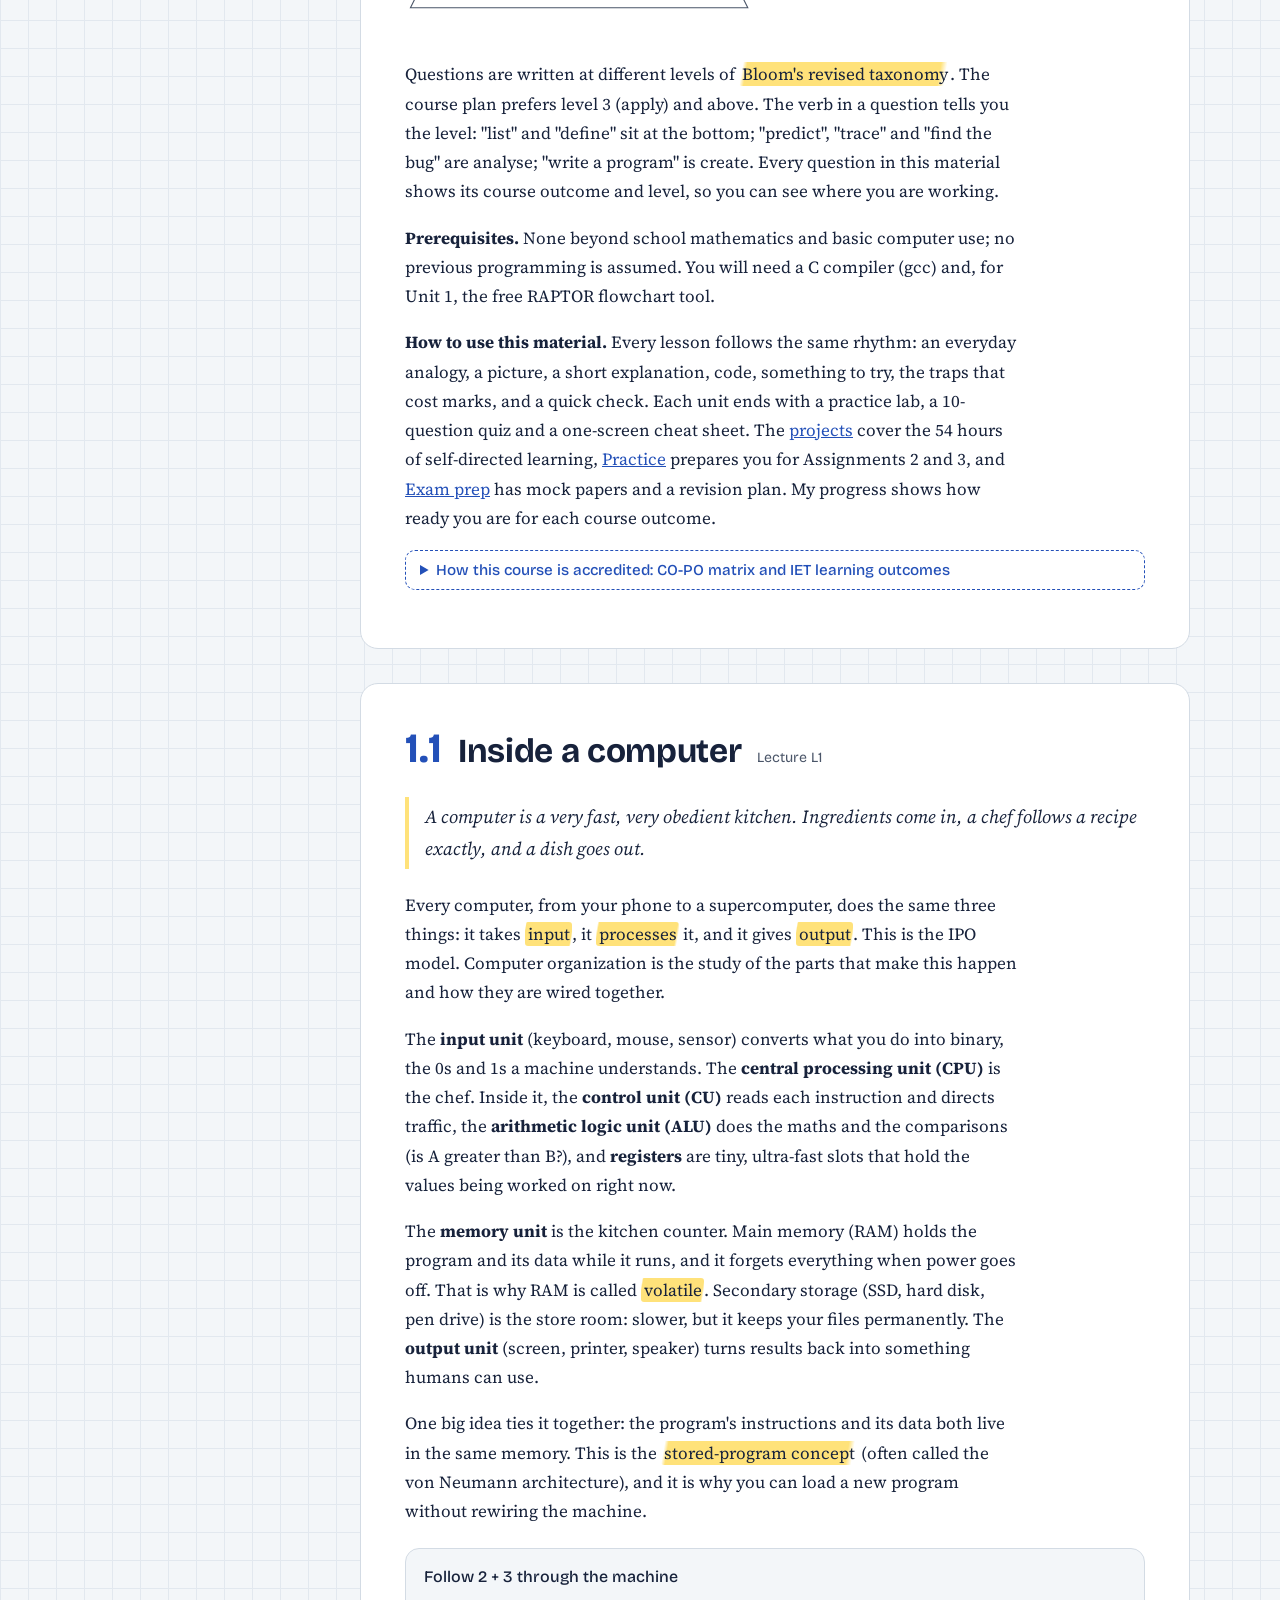
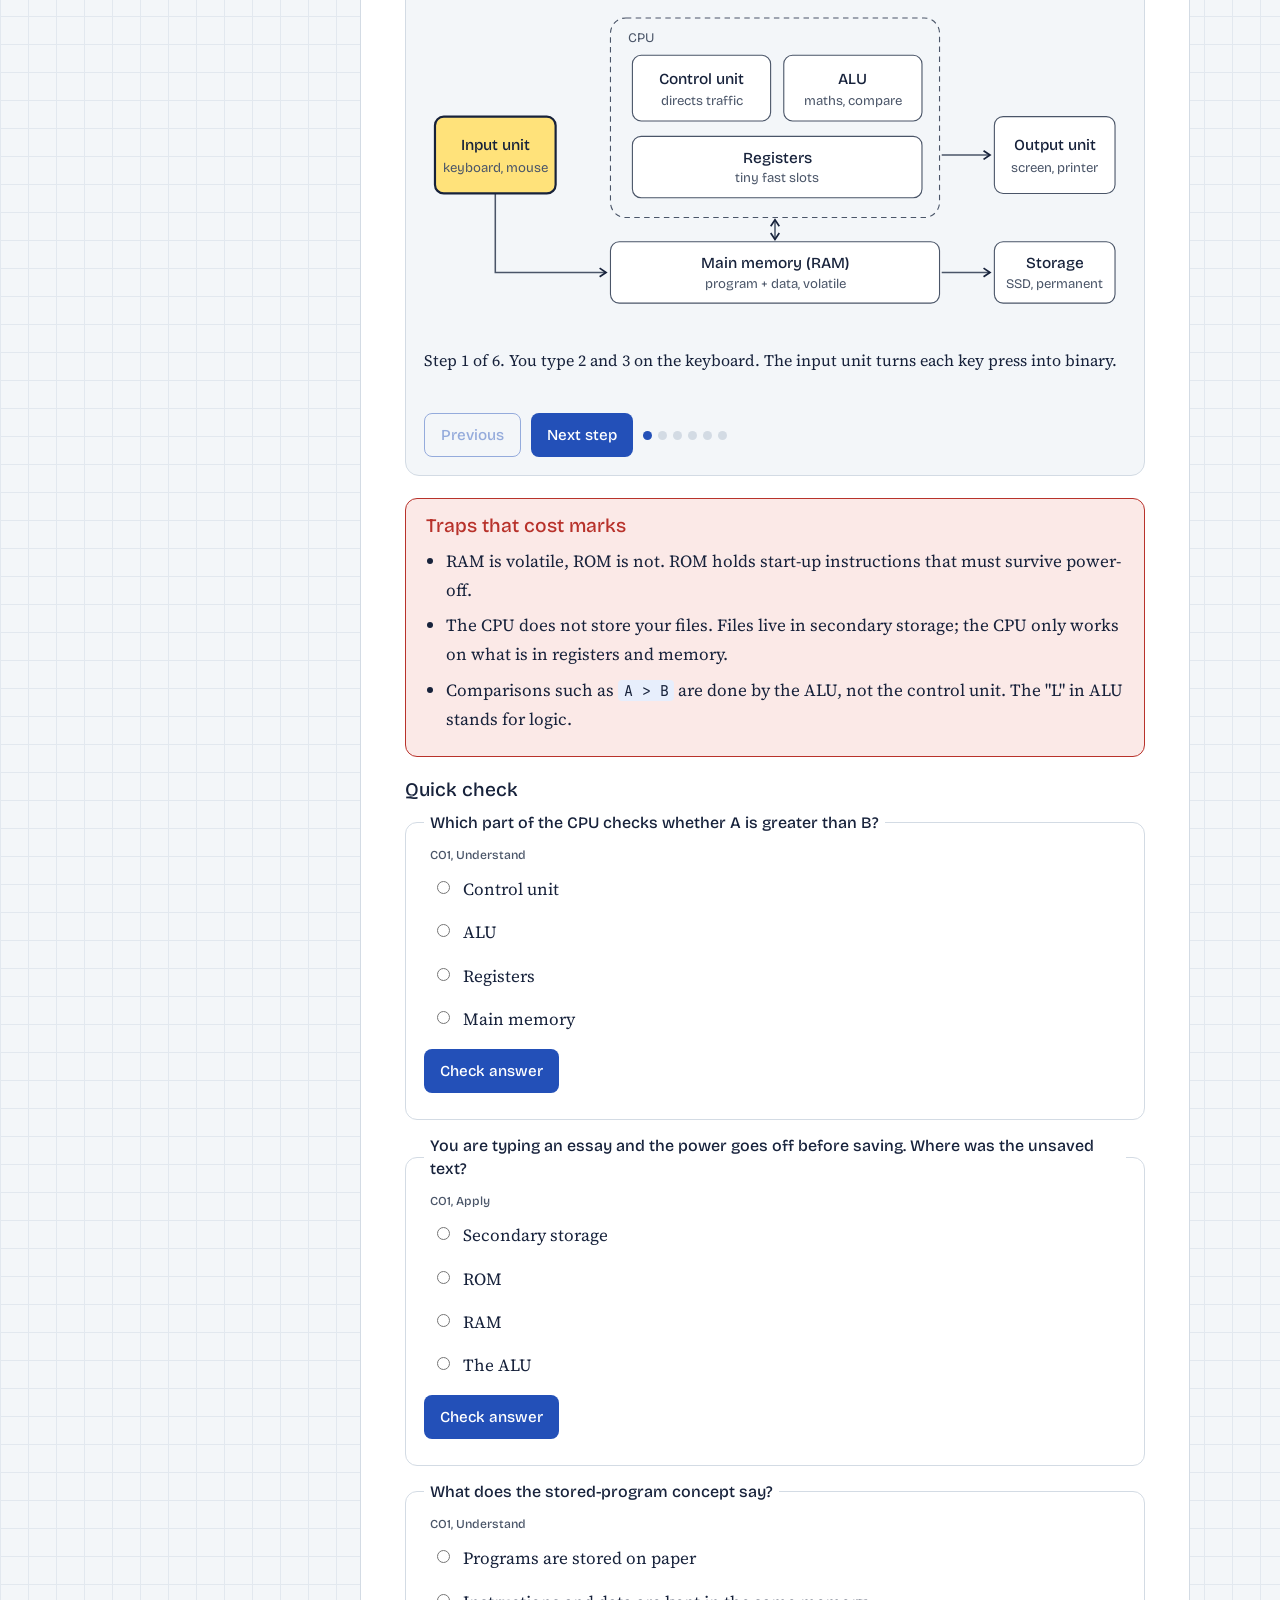
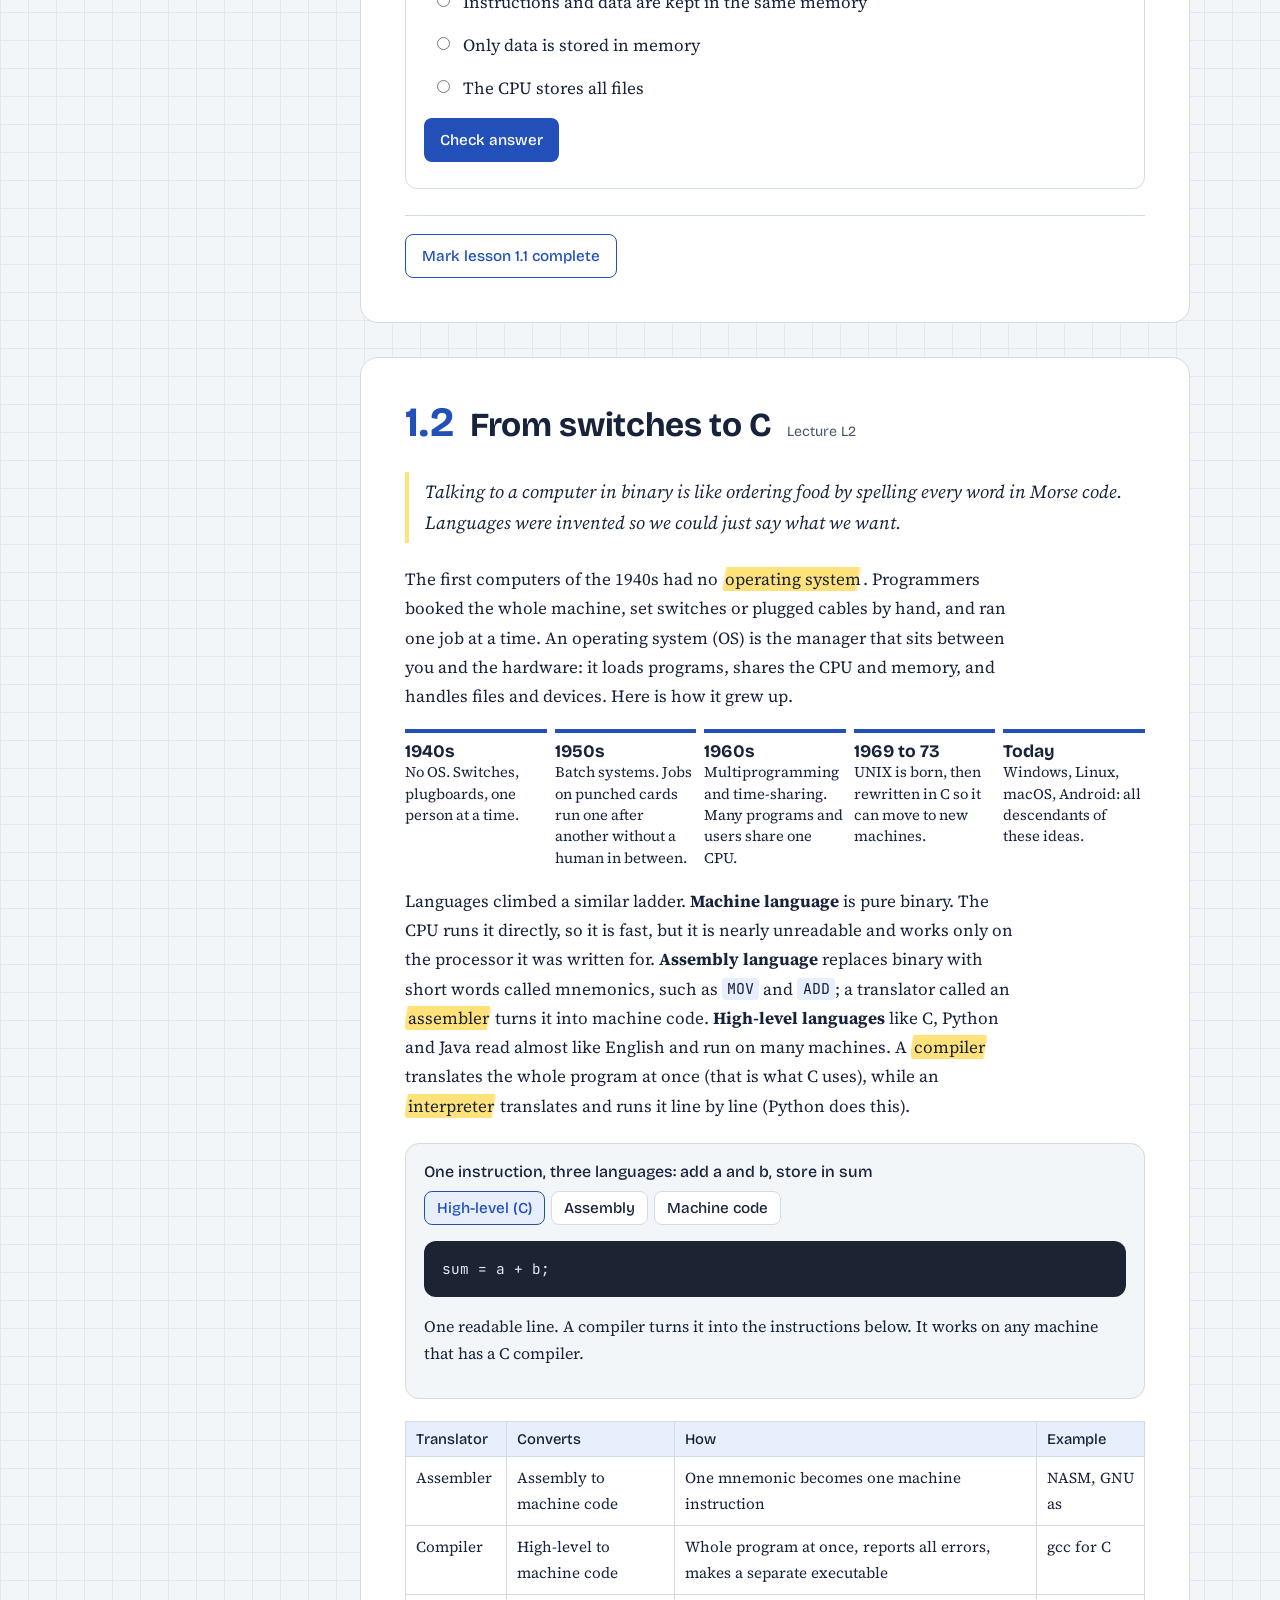
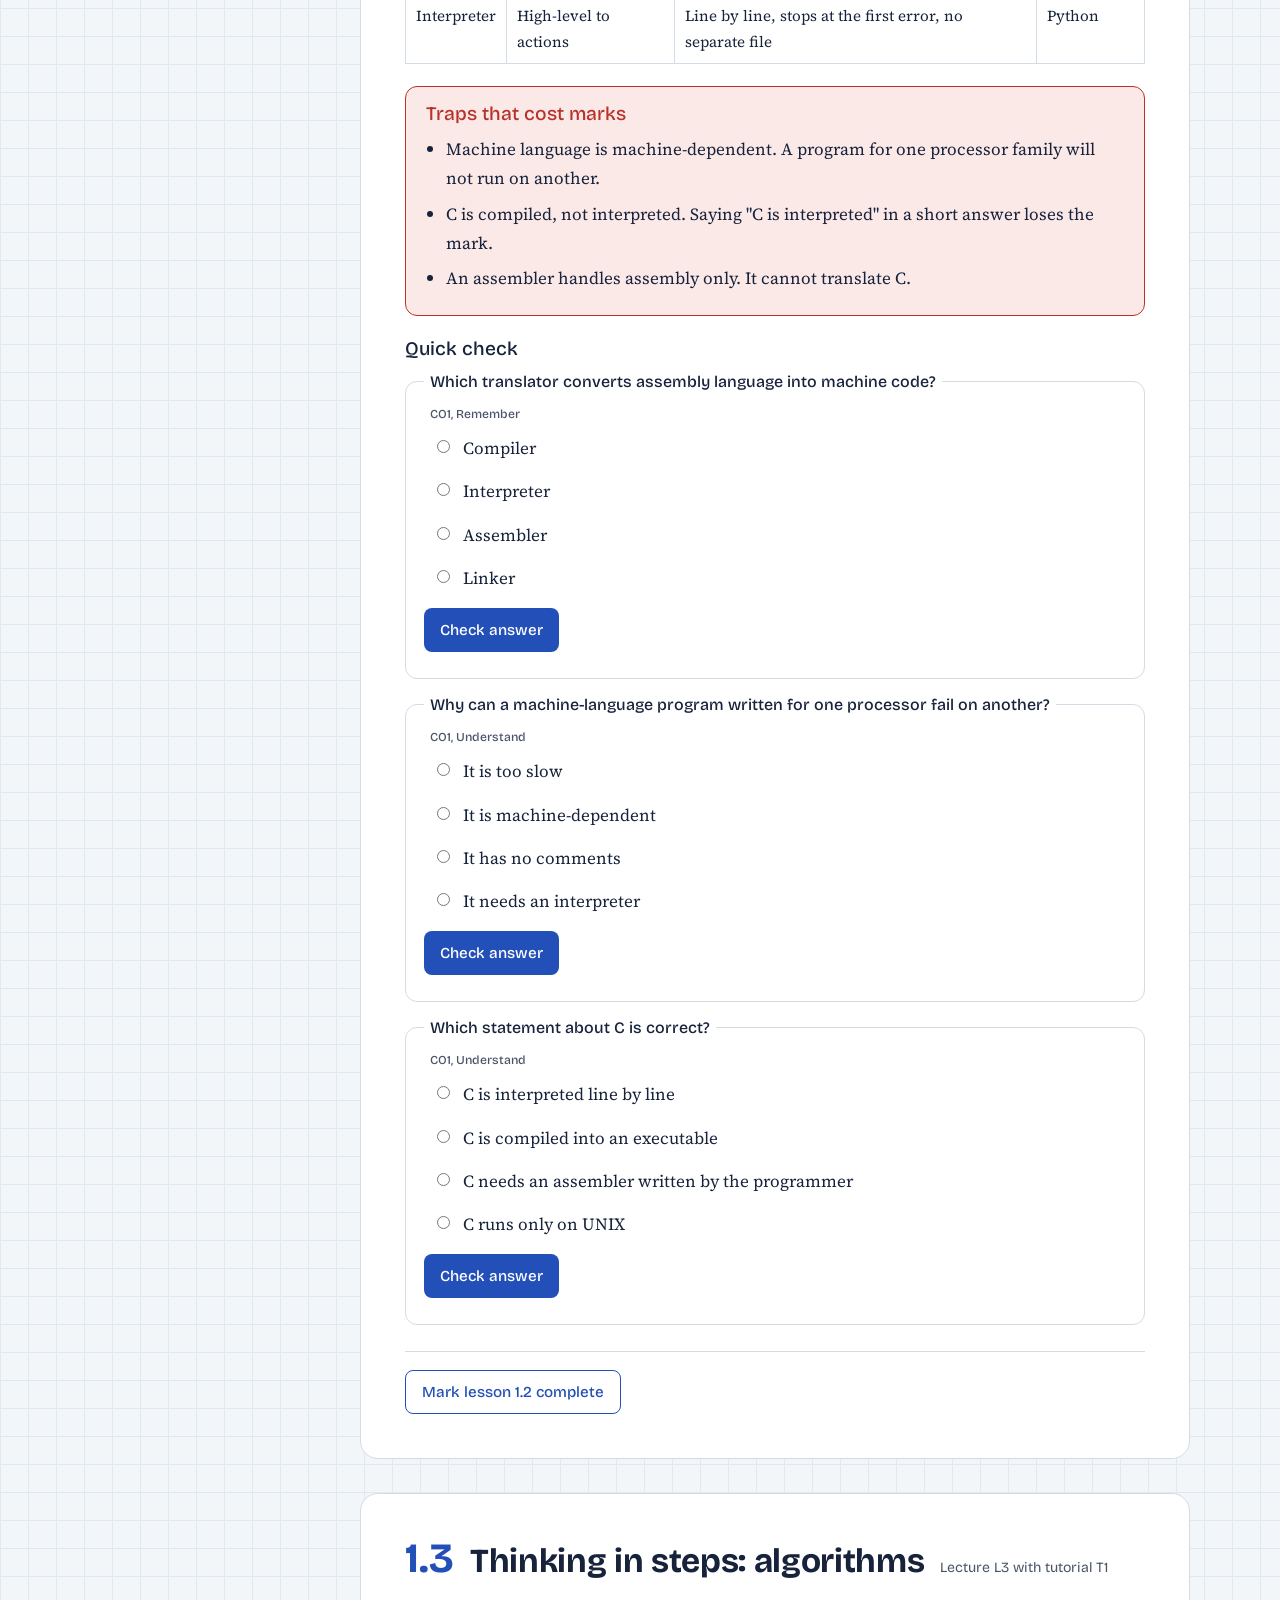
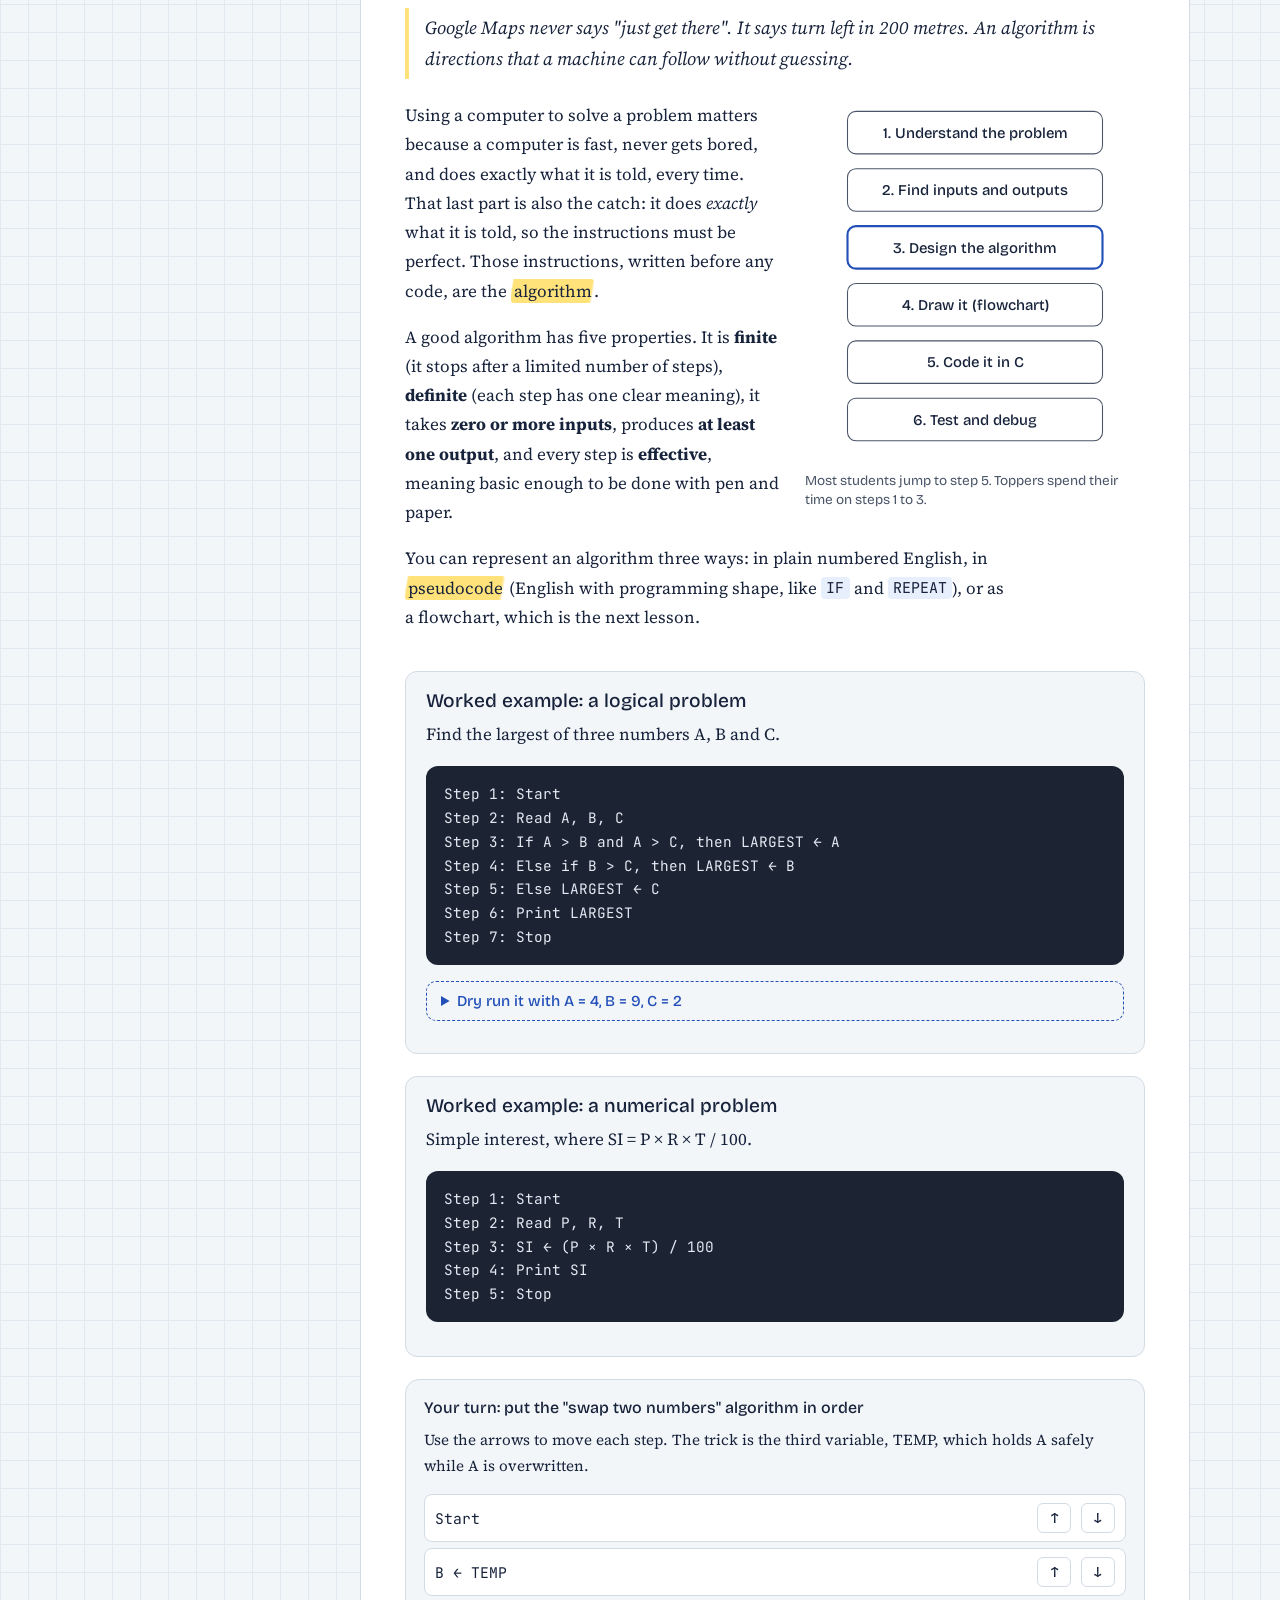
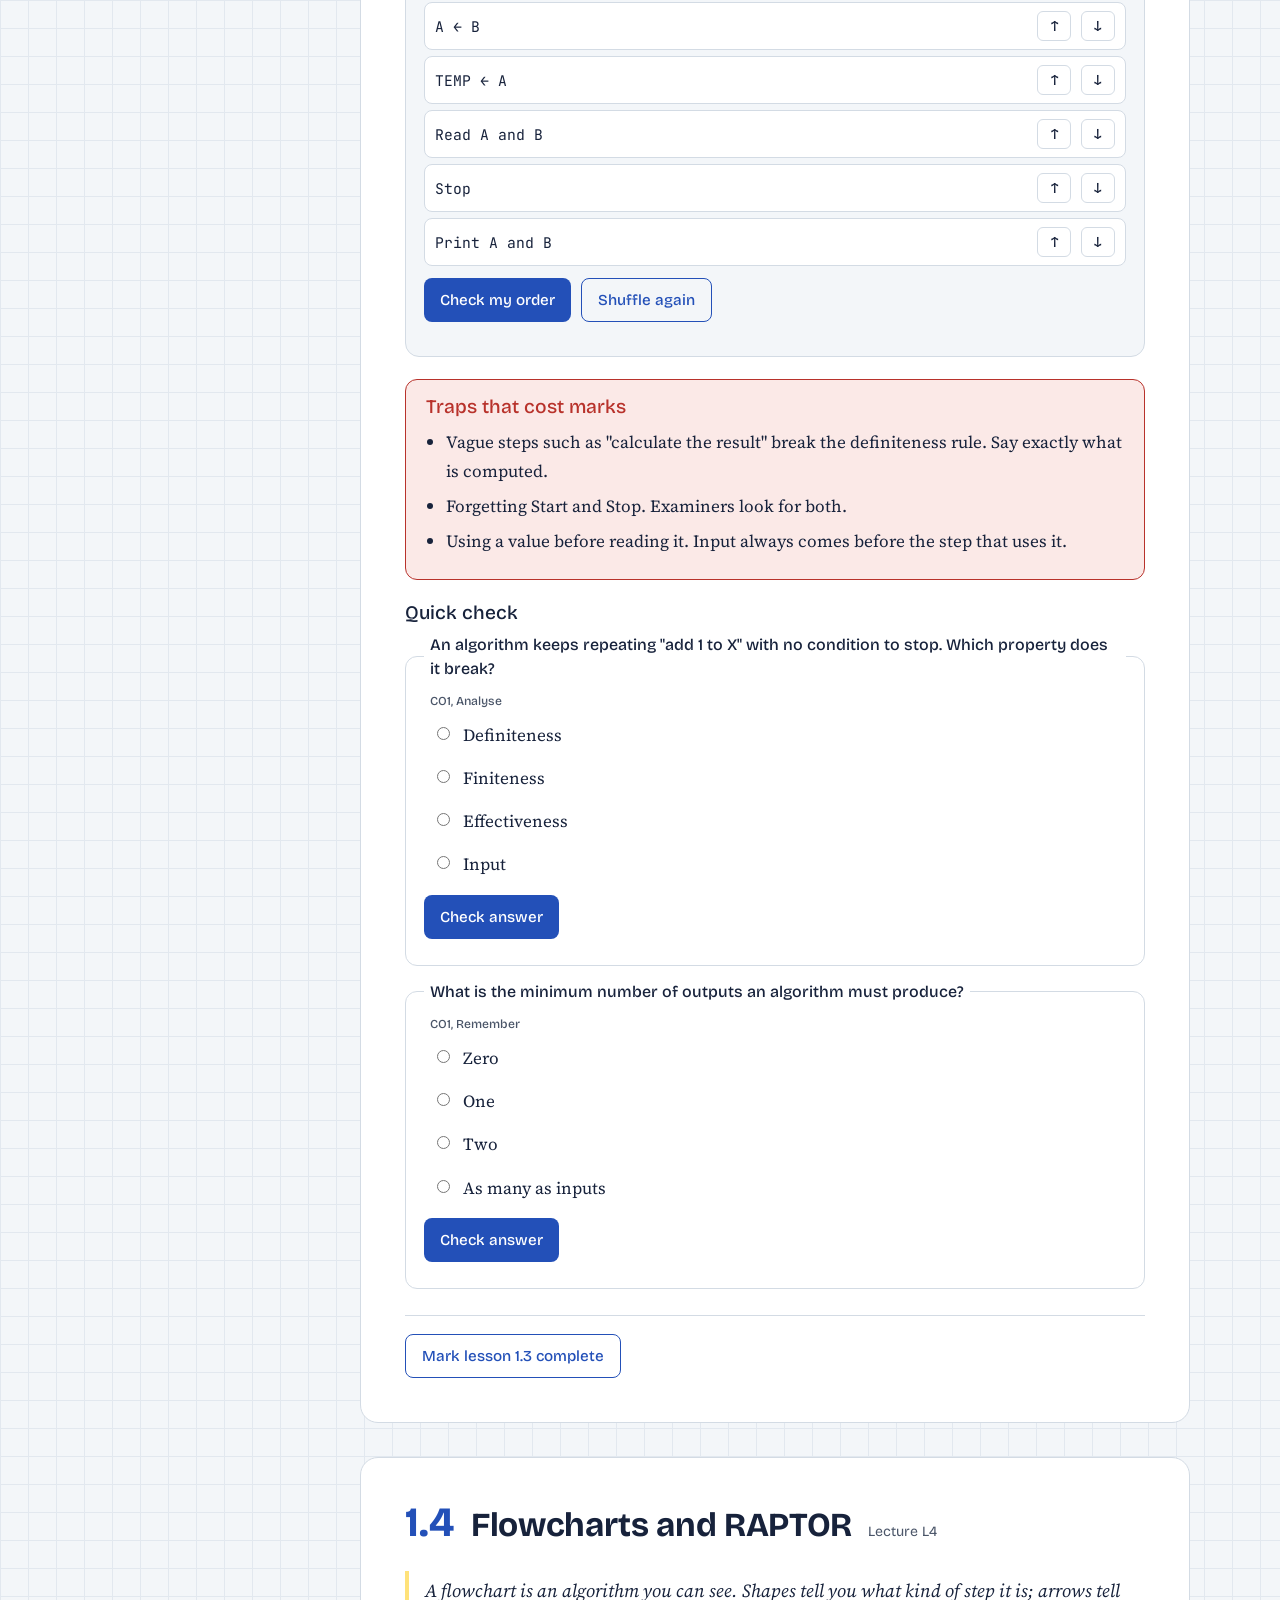
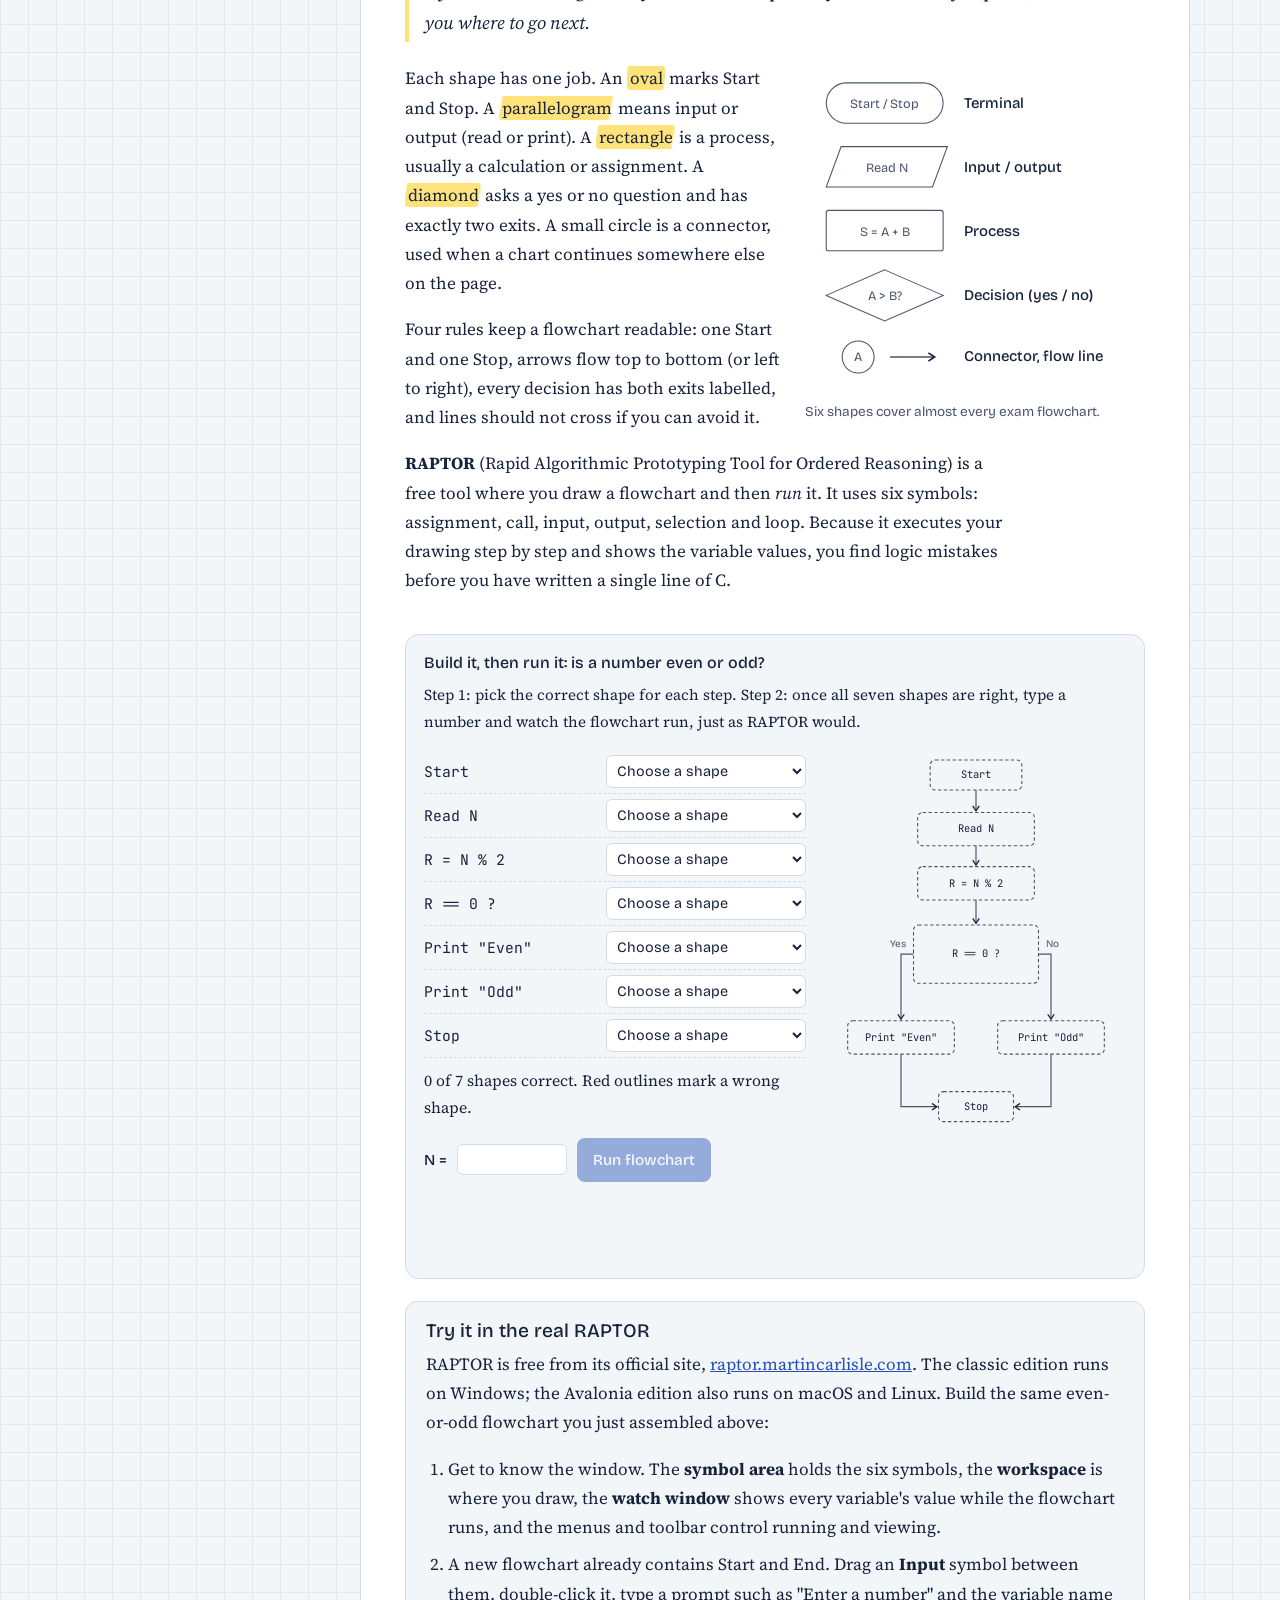
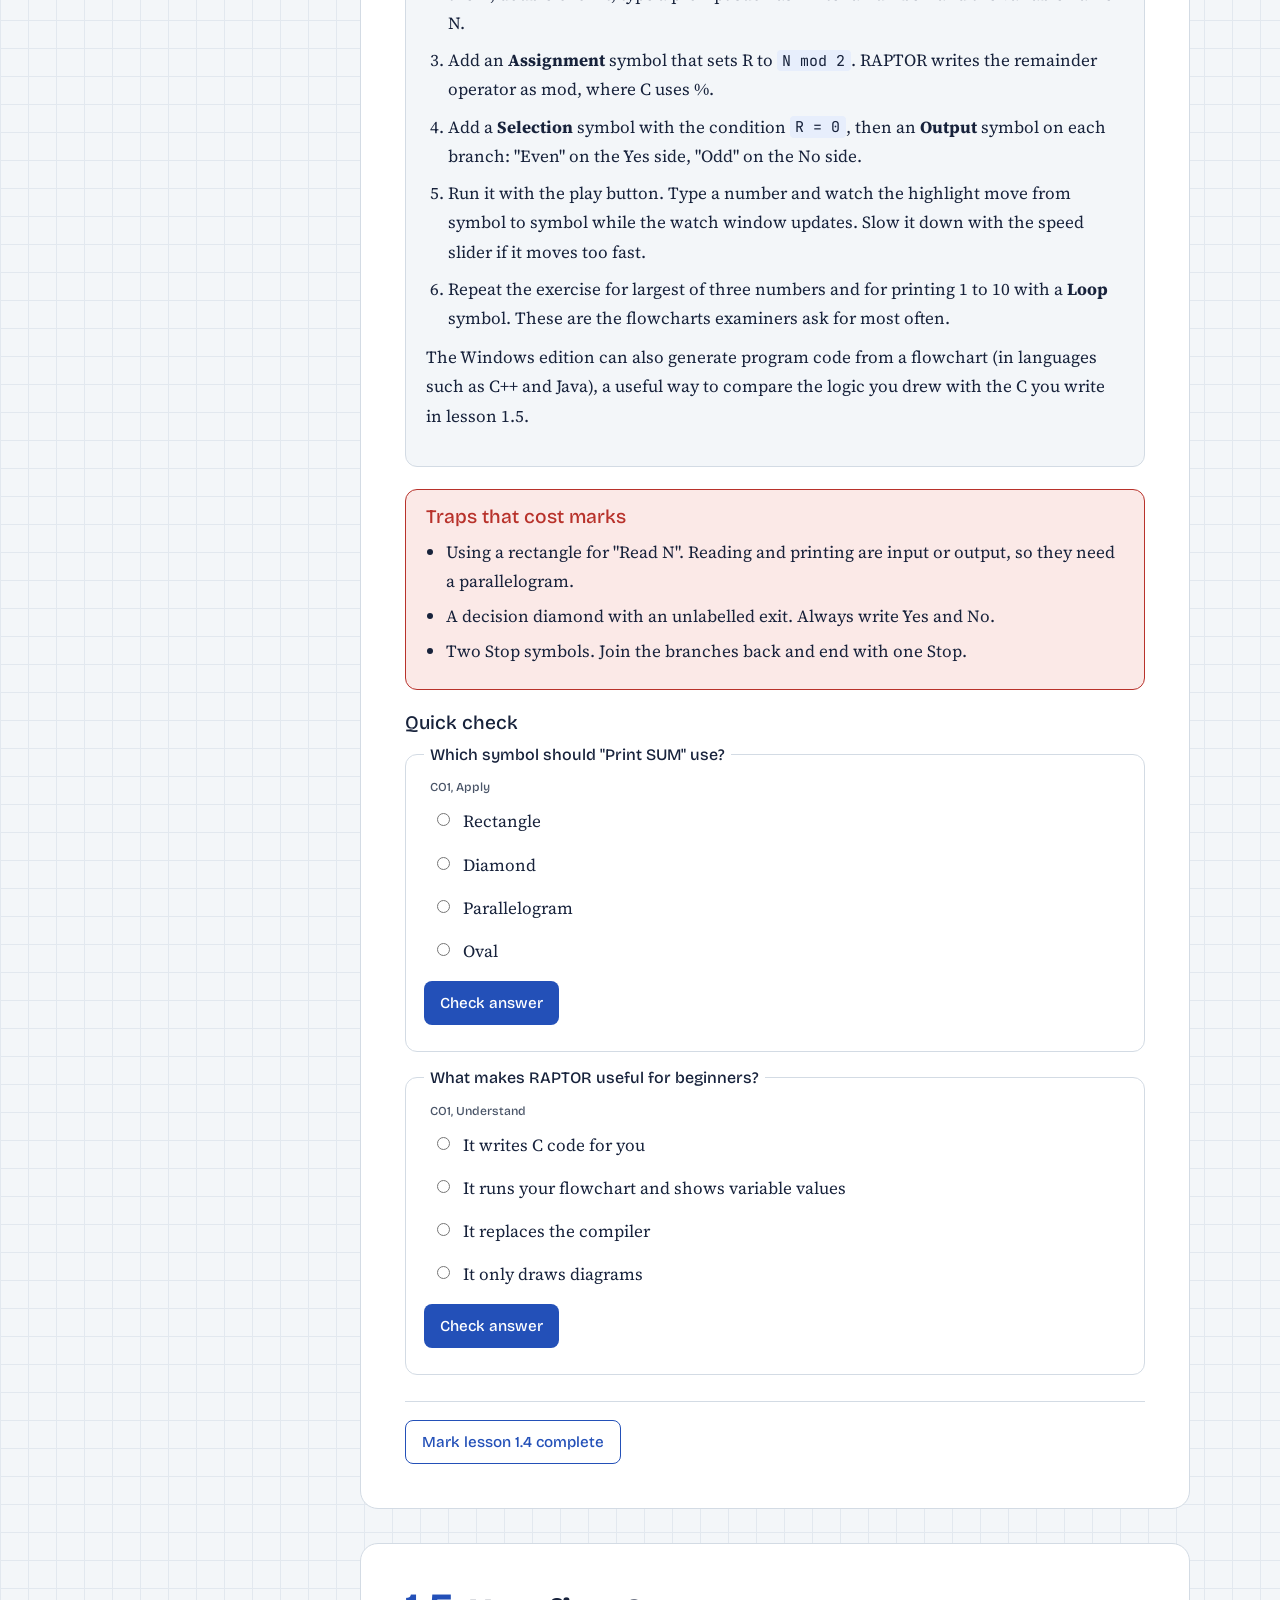
<file: courses/ces1102/unit1.html>
<!DOCTYPE html>
<html lang="en">
<head>
<meta charset="utf-8">
<meta name="viewport" content="width=device-width, initial-scale=1, viewport-fit=cover">
<title>Unit 1: How computers think | PPS, the visual way</title>
<meta name="description" content="CES 1102 Unit 1: How computers think.">
<meta name="theme-color" content="#2350B8">
<meta name="apple-mobile-web-app-capable" content="yes">
<meta name="mobile-web-app-capable" content="yes">
<meta name="apple-mobile-web-app-title" content="Visual Way">
<link rel="manifest" href="../../manifest.webmanifest">
<link rel="icon" type="image/png" sizes="192x192" href="../../assets/icons/icon-192.png">
<link rel="apple-touch-icon" href="../../assets/icons/apple-touch-icon.png">
<link rel="preconnect" href="https://fonts.googleapis.com">
<link rel="preconnect" href="https://fonts.gstatic.com" crossorigin>
<link href="https://fonts.googleapis.com/css2?family=Bricolage+Grotesque:opsz,wght@12..96,500;12..96,700&family=Source+Serif+4:ital,opsz,wght@0,8..60,400;0,8..60,600;1,8..60,400&family=JetBrains+Mono:wght@400;600&display=swap" rel="stylesheet">
<link rel="stylesheet" href="../../assets/style.css">
</head>
<body data-page="unit" data-course="ces1102" data-unit="1" data-root="../../">
<svg width="0" height="0" style="position:absolute" aria-hidden="true" focusable="false"><defs><marker id="mk" viewBox="0 0 10 10" refX="8" refY="5" markerWidth="7" markerHeight="7" orient="auto-start-reverse"><path d="M2 1L8 5L2 9" fill="none" stroke="currentColor" stroke-width="1.6"/></marker></defs></svg>
<header class="topbar"><div class="topbar-in"><a class="brand" href="../../index.html">The Visual Way</a><nav class="unitnav" aria-label="Course"><a href="index.html">Course</a><a href="unit1.html" aria-current="page">Unit 1</a><a href="unit2.html">Unit 2</a><a href="unit3.html">Unit 3</a><a href="unit4.html">Unit 4</a><a href="unit5.html">Unit 5</a><a href="practice.html">Practice</a><a href="sdl.html">Projects</a><a href="exam.html">Exam prep</a><a href="progress.html">My progress</a></nav><a class="searchlink" href="search.html" aria-label="Search the course" title="Search"><svg viewBox="0 0 24 24" width="20" height="20" aria-hidden="true"><circle cx="10.5" cy="10.5" r="6.5" fill="none" stroke="currentColor" stroke-width="2"/><path d="M15.5 15.5 21 21" stroke="currentColor" stroke-width="2" stroke-linecap="round"/></svg></a><button class="learner-chip" type="button">Choose learner</button></div></header>
<div class="wrap layout" style="margin-top:28px">
<nav class="rail" aria-label="Lessons in this unit"><h4>Unit 1 lessons</h4><ol id="railList"></ol><div class="bar" aria-hidden="true"><i id="barFill"></i></div><small id="progText"></small></nav>
<main>
<section class="unit" id="unit-1"><div class="intro"><h1 class="unit-title">Unit 1: How computers think</h1><p>Before writing C you need a picture of the machine you are talking to and a habit of thinking in clear steps. This unit covers what is inside a computer, how languages evolved, algorithms, flowcharts and your first C program.</p><div class="mindmap" data-center="Unit 1|How computers think"></div></div>
  <section class="lesson" id="u1start" data-title="Start here: how this course works" data-kind="orient" aria-labelledby="u1starth">
    <div class="lesson-head"><span class="num">0</span><h2 id="u1starth">Start here: how this course works</h2><span class="lec">Lecture L0</span></div>
    <p class="hook">Before the first line of code: what you will be able to do by the end of this course, and how that will be checked.</p>
    <div class="tbl"><table>
      <tbody>
        <tr><th>Course</th><td>CES 1102 Programming for Problem Solving (core), B.Tech first year, CS stream, Semester I</td></tr>
        <tr><th>School</th><td>School of Computer Engineering, Manipal Institute of Technology</td></tr>
        <tr><th>Faculty</th><td>Dr. Venkatesh Bhandage</td></tr>
        <tr><th>Hours per week</th><td>2 lectures, 1 tutorial, 0 practical: 3 credits</td></tr>
        <tr><th>Total learning</th><td>36 contact hours plus 54 hours of self-directed learning (one credit is 30 hours of learning, so 3 credits is 90 hours)</td></tr>
      </tbody>
    </table></div>
    <figure class="fig-r">
      <svg viewBox="0 0 320 230" role="img" aria-labelledby="obeT">
        <title id="obeT">The outcome-based education cycle: define outcomes, teach and practise, assess, review and improve, then repeat</title>
        <rect class="sv-box" x="10" y="20" width="130" height="56" rx="8" style="stroke:var(--blue);stroke-width:2"/><text class="sv-t" x="75" y="44" text-anchor="middle">1. Define</text><text class="sv-s" x="75" y="62" text-anchor="middle">course outcomes</text>
        <rect class="sv-box" x="180" y="20" width="130" height="56" rx="8"/><text class="sv-t" x="245" y="44" text-anchor="middle">2. Teach</text><text class="sv-s" x="245" y="62" text-anchor="middle">and practise</text>
        <rect class="sv-box" x="180" y="140" width="130" height="56" rx="8"/><text class="sv-t" x="245" y="164" text-anchor="middle">3. Assess</text><text class="sv-s" x="245" y="182" text-anchor="middle">quizzes, labs, exams</text>
        <rect class="sv-box" x="10" y="140" width="130" height="56" rx="8"/><text class="sv-t" x="75" y="164" text-anchor="middle">4. Review</text><text class="sv-s" x="75" y="182" text-anchor="middle">and improve</text>
        <g style="color:var(--soft)">
          <path class="sv-line" d="M142 48 H176" marker-end="url(#mk)"/>
          <path class="sv-line" d="M245 78 V136" marker-end="url(#mk)"/>
          <path class="sv-line" d="M178 168 H144" marker-end="url(#mk)"/>
          <path class="sv-line" d="M75 138 V80" marker-end="url(#mk)"/>
        </g>
        <text class="sv-s" x="160" y="222" text-anchor="middle">Results feed back into the next round.</text>
      </svg>
      <figcaption>Outcome-based education starts from the end: what a student should be able to do.</figcaption>
    </figure>
    <div class="prose">
      <p>This course follows <mark>outcome-based education</mark> (OBE). Instead of starting from a list of topics and asking "what will we teach?", OBE starts from the end and asks "what should a student be able to do?" Those statements are the <mark>course outcomes</mark> (COs). Lectures, tutorials, self-directed learning and assessments are designed to build and measure them, and the results are used to improve the course the next time it runs.</p>
    </div>
    <div class="clear"></div>

    <h3>The five course outcomes</h3>
    <div id="coTable"></div>
    <p class="small">The recommended Bloom's level for every CO is 3 to 6: questions mostly ask you to apply, analyse, evaluate and create, not just recall. CO2 and CO3 together carry 53 of the 100 marks.</p>

    <h3>How you are assessed</h3>
    <div class="tbl"><table>
      <thead><tr><th>Assessment</th><th>When</th><th>Format</th><th>Marks</th><th>Covers</th></tr></thead>
      <tbody>
        <tr><td>Assignment 1 (quiz)</td><td>17 to 29 Aug 2026</td><td>20 min, objective</td><td>5</td><td>L6 to L13 (CO2)</td></tr>
        <tr><td>Mid-term test (Epad)</td><td>25 Sep to 1 Oct 2026</td><td>90 min, 5 objective and 25 descriptive</td><td>30</td><td>L1 to L21 (CO1 to CO3)</td></tr>
        <tr><td>Assignment 2 (SDL-LMS quiz)</td><td>19 to 31 Oct 2026</td><td>20 min, objective. <a href="practice.html#a2-sec">Practise</a></td><td>5</td><td>L14 to L21 (CO3) and the <a href="sdl.html">SDL projects</a></td></tr>
        <tr><td>Assignment 3 (surprise, pen and paper)</td><td>19 to 31 Oct 2026</td><td>30 min, objective and descriptive. <a href="practice.html#a3-sec">Practise</a></td><td>10</td><td>L22 to L36 (CO4, CO5)</td></tr>
        <tr><td>End-semester exam</td><td>14 to 28 Nov 2026</td><td>180 min: 5 full questions of 10 marks, each in 3 parts of 2/3/4/5 marks. <a href="exam.html">Mock papers</a></td><td>50</td><td>L1 to L36 (CO1 to CO5)</td></tr>
      </tbody>
    </table></div>

    <h3>Bloom's taxonomy: the levels of a question</h3>
    <div class="fig">
      <svg viewBox="0 0 680 290" role="img" aria-labelledby="bloomT">
        <title id="bloomT">Bloom's revised taxonomy as a pyramid, from remember at the base to create at the top, with a C programming example for each level</title>
        <polygon class="sv-box" points="135,10 185,10 205,50 115,50" style="stroke:var(--blue);stroke-width:2"/><text class="sv-t" x="160" y="36" text-anchor="middle">Create</text>
        <polygon class="sv-box" points="113,54 207,54 227,94 93,94"/><text class="sv-t" x="160" y="80" text-anchor="middle">Evaluate</text>
        <polygon class="sv-box" points="91,98 229,98 249,138 71,138"/><text class="sv-t" x="160" y="124" text-anchor="middle">Analyse</text>
        <polygon class="sv-box" points="69,142 251,142 271,182 49,182"/><text class="sv-t" x="160" y="168" text-anchor="middle">Apply</text>
        <polygon class="sv-box" points="47,186 273,186 293,226 27,226"/><text class="sv-t" x="160" y="212" text-anchor="middle">Understand</text>
        <polygon class="sv-box" points="25,230 295,230 315,270 5,270"/><text class="sv-t" x="160" y="256" text-anchor="middle">Remember</text>
        <g style="color:var(--line)"><path class="sv-line" d="M210 30 H330"/><path class="sv-line" d="M232 74 H330"/><path class="sv-line" d="M254 118 H330"/><path class="sv-line" d="M276 162 H330"/><path class="sv-line" d="M298 206 H330"/><path class="sv-line" d="M320 250 H330"/></g>
        <text class="sv-s" x="338" y="34">Write a whole program for a new problem</text>
        <text class="sv-s" x="338" y="78">Pick linear or binary search and justify it</text>
        <text class="sv-s" x="338" y="122">Trace code, predict output, find the bug</text>
        <text class="sv-s" x="338" y="166">Use nested loops to print a pattern</text>
        <text class="sv-s" x="338" y="210">Explain why call by value cannot swap</text>
        <text class="sv-s" x="338" y="254">Name the flowchart symbols</text>
      </svg>
    </div>
    <div class="prose">
      <p>Questions are written at different levels of <mark>Bloom's revised taxonomy</mark>. The course plan prefers level 3 (apply) and above. The verb in a question tells you the level: "list" and "define" sit at the bottom; "predict", "trace" and "find the bug" are analyse; "write a program" is create. Every question in this material shows its course outcome and level, so you can see where you are working.</p>
      <p><b>Prerequisites.</b> None beyond school mathematics and basic computer use; no previous programming is assumed. You will need a C compiler (gcc) and, for Unit 1, the free RAPTOR flowchart tool.</p>
      <p><b>How to use this material.</b> Every lesson follows the same rhythm: an everyday analogy, a picture, a short explanation, code, something to try, the traps that cost marks, and a quick check. Each unit ends with a practice lab, a 10-question quiz and a one-screen cheat sheet. The <a href="sdl.html">projects</a> cover the 54 hours of self-directed learning, <a href="practice.html">Practice</a> prepares you for Assignments 2 and 3, and <a href="exam.html">Exam prep</a> has mock papers and a revision plan. My progress shows how ready you are for each course outcome.</p>
    </div>

    <details class="reveal accred">
      <summary>How this course is accredited: CO-PO matrix and IET learning outcomes</summary>
      <div class="prose">
        <p>Accreditation bodies check that this loop really works. In India, the <b>National Board of Accreditation (NBA)</b> accredits engineering programmes. The <b>Institution of Engineering and Technology (IET)</b>, a UK professional engineering body, also accredits programmes and adds its own learning outcomes (below). Both look for clearly stated outcomes, evidence that students achieve them, and continuous improvement. Your assignment and exam results are part of that evidence.</p>
        <p>You do not need any of this to study or to pass. It shows how the course outcomes connect to the programme’s wider goals, and it is the evidence the department uses for accreditation.</p>
      </div>
    <h4>CO-PO articulation matrix</h4>
    <div class="prose"><p>Programme outcomes (POs) are the abilities every graduate of the programme should have. Each number shows how strongly a course outcome supports a PO: 3 is high, 2 medium, 1 low, and a dash means not addressed. The POs are PO1 Engineering knowledge, PO2 problem analysis, PO3 design/development of solutions, PO4 investigations of complex problems, PO5 engineering tool usage, PO6 the engineer and the world, PO7 ethics, PO8 individual and collaborative team work, PO9 communication, PO10 project management and finance, PO11 life-long learning. PSO1 to PSO4 are the programme-specific outcomes.</p></div>
    <div class="tbl"><table class="matrix"><thead><tr><th>Outcome</th><th title="Engineering knowledge">PO1</th><th title="Problem analysis">PO2</th><th title="Design/development of solutions">PO3</th><th title="Investigations of complex problems">PO4</th><th title="Engineering tool usage">PO5</th><th title="The Engineer and the world">PO6</th><th title="Ethics">PO7</th><th title="Individual and collaborative team work">PO8</th><th title="Communication">PO9</th><th title="Project management and finance">PO10</th><th title="Life-long learning">PO11</th><th title="Programme specific outcome">PSO1</th><th title="Programme specific outcome">PSO2</th><th title="Programme specific outcome">PSO3</th><th title="Programme specific outcome">PSO4</th></tr></thead><tbody><tr><td>CO1</td><td>3</td><td>3</td><td>-</td><td>-</td><td>-</td><td>-</td><td>-</td><td>-</td><td>1</td><td>-</td><td>2</td><td>3</td><td>-</td><td>-</td><td>-</td></tr><tr><td>CO2</td><td>3</td><td>3</td><td>-</td><td>-</td><td>-</td><td>-</td><td>-</td><td>-</td><td>1</td><td>-</td><td>2</td><td>3</td><td>-</td><td>-</td><td>-</td></tr><tr><td>CO3</td><td>3</td><td>3</td><td>-</td><td>-</td><td>-</td><td>-</td><td>-</td><td>-</td><td>1</td><td>-</td><td>2</td><td>3</td><td>-</td><td>-</td><td>-</td></tr><tr><td>CO4</td><td>3</td><td>3</td><td>-</td><td>-</td><td>-</td><td>-</td><td>-</td><td>-</td><td>1</td><td>-</td><td>2</td><td>3</td><td>-</td><td>-</td><td>-</td></tr><tr><td>CO5</td><td>3</td><td>3</td><td>-</td><td>1</td><td>-</td><td>-</td><td>-</td><td>-</td><td>1</td><td>-</td><td>2</td><td>3</td><td>-</td><td>-</td><td>-</td></tr><tr><td><b>Average</b></td><td><b>3</b></td><td><b>3</b></td><td><b>0</b></td><td><b>1</b></td><td><b>0</b></td><td><b>0</b></td><td><b>0</b></td><td><b>0</b></td><td><b>1</b></td><td><b>0</b></td><td><b>2</b></td><td><b>3</b></td><td><b>0</b></td><td><b>0</b></td><td><b>0</b></td></tr></tbody></table></div>
    <p class="small">In plain words: every CO strongly builds engineering knowledge (PO1), problem analysis (PO2) and PSO1; all of them also build life-long learning (PO11) and some individual and team work (PO9); CO5 adds some investigation of complex problems (PO4).</p>

    <h4>IET learning outcomes</h4>
    <div class="tbl"><table>
      <thead><tr><th>LO</th><th>Statement</th><th>How it is delivered</th><th>How it is assessed</th></tr></thead>
      <tbody>
        <tr><td>C1</td><td>Apply knowledge of mathematics, statistics, natural science and engineering principles to the solution of complex problems. Some of the knowledge will be at the forefront of the particular subject of study.</td><td>Lectures on arithmetic and logical problem solving; pointers and structures (<a href="unit4.html#u4l3">4.3</a>, <a href="unit5.html">Unit 5</a>); computer security (<a href="unit5.html#u5l6">5.6 Writing secure C</a>).</td><td>Mid-term and end-semester exams</td></tr>
        <tr><td>C2</td><td>Analyse complex problems to reach substantiated conclusions using first principles of mathematics, statistics, natural science and engineering principles.</td><td>Lectures on arithmetic and logical problem solving and on analysing situations for decision making (<a href="unit2.html#u2l5">2.5</a>).</td><td>Assignment 1, mid-term and end-semester exams</td></tr>
        <tr><td>C3</td><td>Select and apply appropriate computational and analytical techniques to model complex problems, recognising the limitations of the techniques employed.</td><td>Decision making, repetition, searching and sorting, and their limitations (<a href="unit3.html#u3l2">3.2</a>, <a href="unit3.html#u3l3">3.3</a>, <a href="sdl.html">projects</a>).</td><td>Assignments 2, 3 and 4, mid-term and end-semester exams</td></tr>
      </tbody>
    </table></div>
    <p class="small">Module matrix: CLO1 addresses LO1 and LO2 (C1, C2), CLO2 addresses LO2, and CLO3 to CLO5 address LO3.</p>

    </details>
  </section>

  <!-- ================= LESSON 1.1 ================= -->
  <section class="lesson" id="u1l1" data-title="1.1 Inside a computer" aria-labelledby="l1h">
    <div class="lesson-head"><span class="num">1.1</span><h2 id="l1h">Inside a computer</h2><span class="lec">Lecture L1</span></div>
    <p class="hook">A computer is a very fast, very obedient kitchen. Ingredients come in, a chef follows a recipe exactly, and a dish goes out.</p>
    <div class="prose">
      <p>Every computer, from your phone to a supercomputer, does the same three things: it takes <mark>input</mark>, it <mark>processes</mark> it, and it gives <mark>output</mark>. This is the IPO model. Computer organization is the study of the parts that make this happen and how they are wired together.</p>
      <p>The <b>input unit</b> (keyboard, mouse, sensor) converts what you do into binary, the 0s and 1s a machine understands. The <b>central processing unit (CPU)</b> is the chef. Inside it, the <b>control unit (CU)</b> reads each instruction and directs traffic, the <b>arithmetic logic unit (ALU)</b> does the maths and the comparisons (is A greater than B?), and <b>registers</b> are tiny, ultra-fast slots that hold the values being worked on right now.</p>
      <p>The <b>memory unit</b> is the kitchen counter. Main memory (RAM) holds the program and its data while it runs, and it forgets everything when power goes off. That is why RAM is called <mark>volatile</mark>. Secondary storage (SSD, hard disk, pen drive) is the store room: slower, but it keeps your files permanently. The <b>output unit</b> (screen, printer, speaker) turns results back into something humans can use.</p>
      <p>One big idea ties it together: the program's instructions and its data both live in the same memory. This is the <mark>stored-program concept</mark> (often called the von Neumann architecture), and it is why you can load a new program without rewiring the machine.</p>
    </div>

    <div class="widget" id="orgWidget">
      <div class="label">Follow 2 + 3 through the machine</div>
      <svg viewBox="0 0 640 300" role="img" aria-labelledby="orgT orgD">
        <title id="orgT">Block diagram of a computer</title>
        <desc id="orgD">Input unit feeds main memory, which exchanges data with the CPU (control unit, ALU, registers). The CPU sends results to the output unit; memory saves to secondary storage.</desc>
        <defs><marker id="ah" viewBox="0 0 10 10" refX="8" refY="5" markerWidth="7" markerHeight="7" orient="auto-start-reverse"><path d="M2 1L8 5L2 9" fill="none" stroke="currentColor" stroke-width="1.6"/></marker></defs>
        <g style="color:var(--soft)">
          <path class="sv-line" d="M65 180 V252 H166" marker-end="url(#mk)"/>
          <path class="sv-line" d="M320 222 V204" marker-end="url(#mk)" marker-start="url(#mk)"/>
          <path class="sv-line" d="M472 145 H516" marker-end="url(#mk)"/>
          <path class="sv-line" d="M472 252 H516" marker-end="url(#mk)"/>
        </g>
        <rect class="sv-cont" x="170" y="20" width="300" height="182" rx="14"/>
        <text class="sv-s" x="186" y="42">CPU</text>
        <g data-k="in"><rect class="sv-box" x="10" y="110" width="110" height="70" rx="8"/><text class="sv-t" x="65" y="140" text-anchor="middle">Input unit</text><text class="sv-s" x="65" y="160" text-anchor="middle">keyboard, mouse</text></g>
        <g data-k="cu"><rect class="sv-box" x="190" y="54" width="126" height="60" rx="8"/><text class="sv-t" x="253" y="80" text-anchor="middle">Control unit</text><text class="sv-s" x="253" y="99" text-anchor="middle">directs traffic</text></g>
        <g data-k="alu"><rect class="sv-box" x="328" y="54" width="126" height="60" rx="8"/><text class="sv-t" x="391" y="80" text-anchor="middle">ALU</text><text class="sv-s" x="391" y="99" text-anchor="middle">maths, compare</text></g>
        <g data-k="reg"><rect class="sv-box" x="190" y="128" width="264" height="56" rx="8"/><text class="sv-t" x="322" y="152" text-anchor="middle">Registers</text><text class="sv-s" x="322" y="170" text-anchor="middle">tiny fast slots</text></g>
        <g data-k="mem"><rect class="sv-box" x="170" y="224" width="300" height="56" rx="8"/><text class="sv-t" x="320" y="248" text-anchor="middle">Main memory (RAM)</text><text class="sv-s" x="320" y="266" text-anchor="middle">program + data, volatile</text></g>
        <g data-k="out"><rect class="sv-box" x="520" y="110" width="110" height="70" rx="8"/><text class="sv-t" x="575" y="140" text-anchor="middle">Output unit</text><text class="sv-s" x="575" y="160" text-anchor="middle">screen, printer</text></g>
        <g data-k="sto"><rect class="sv-box" x="520" y="224" width="110" height="56" rx="8"/><text class="sv-t" x="575" y="248" text-anchor="middle">Storage</text><text class="sv-s" x="575" y="266" text-anchor="middle">SSD, permanent</text></g>
      </svg>
      <p class="stepnote" id="orgNote" aria-live="polite"></p>
      <div class="row"><button class="btn ghost" id="orgPrev">Previous</button><button class="btn" id="orgNext">Next step</button><div class="dots" id="orgDots" aria-hidden="true"></div></div>
    </div>

    <div class="traps">
      <h3>Traps that cost marks</h3>
      <ul>
        <li>RAM is volatile, ROM is not. ROM holds start-up instructions that must survive power-off.</li>
        <li>The CPU does not store your files. Files live in secondary storage; the CPU only works on what is in registers and memory.</li>
        <li>Comparisons such as <code>A &gt; B</code> are done by the ALU, not the control unit. The "L" in ALU stands for logic.</li>
      </ul>
    </div>
    <h3>Quick check</h3>
    <div class="qc" data-set="u1l1"></div>
    <div class="complete row"><button class="btn ghost" data-done="u1l1">Mark lesson 1.1 complete</button></div>
  </section>

  <!-- ================= LESSON 1.2 ================= -->
  <section class="lesson" id="u1l2" data-title="1.2 From switches to C" aria-labelledby="l2h">
    <div class="lesson-head"><span class="num">1.2</span><h2 id="l2h">From switches to C</h2><span class="lec">Lecture L2</span></div>
    <p class="hook">Talking to a computer in binary is like ordering food by spelling every word in Morse code. Languages were invented so we could just say what we want.</p>
    <div class="prose">
      <p>The first computers of the 1940s had no <mark>operating system</mark>. Programmers booked the whole machine, set switches or plugged cables by hand, and ran one job at a time. An operating system (OS) is the manager that sits between you and the hardware: it loads programs, shares the CPU and memory, and handles files and devices. Here is how it grew up.</p>
    </div>
    <div class="timeline" role="list">
      <div role="listitem"><b>1940s</b>No OS. Switches, plugboards, one person at a time.</div>
      <div role="listitem"><b>1950s</b>Batch systems. Jobs on punched cards run one after another without a human in between.</div>
      <div role="listitem"><b>1960s</b>Multiprogramming and time-sharing. Many programs and users share one CPU.</div>
      <div role="listitem"><b>1969 to 73</b>UNIX is born, then rewritten in C so it can move to new machines.</div>
      <div role="listitem"><b>Today</b>Windows, Linux, macOS, Android: all descendants of these ideas.</div>
    </div>
    <div class="prose">
      <p>Languages climbed a similar ladder. <b>Machine language</b> is pure binary. The CPU runs it directly, so it is fast, but it is nearly unreadable and works only on the processor it was written for. <b>Assembly language</b> replaces binary with short words called mnemonics, such as <code>MOV</code> and <code>ADD</code>; a translator called an <mark>assembler</mark> turns it into machine code. <b>High-level languages</b> like C, Python and Java read almost like English and run on many machines. A <mark>compiler</mark> translates the whole program at once (that is what C uses), while an <mark>interpreter</mark> translates and runs it line by line (Python does this).</p>
    </div>
    <div class="widget">
      <div class="label">One instruction, three languages: add a and b, store in sum</div>
      <div class="tabs" role="group" aria-label="Choose language level">
        <button aria-pressed="true" data-lang="hl">High-level (C)</button>
        <button aria-pressed="false" data-lang="as">Assembly</button>
        <button aria-pressed="false" data-lang="mc">Machine code</button>
      </div>
      <pre class="c" id="langCode" aria-live="polite"></pre>
      <p class="stepnote" id="langNote"></p>
    </div>
    <div class="tbl"><table>
      <thead><tr><th>Translator</th><th>Converts</th><th>How</th><th>Example</th></tr></thead>
      <tbody>
        <tr><td>Assembler</td><td>Assembly to machine code</td><td>One mnemonic becomes one machine instruction</td><td>NASM, GNU as</td></tr>
        <tr><td>Compiler</td><td>High-level to machine code</td><td>Whole program at once, reports all errors, makes a separate executable</td><td>gcc for C</td></tr>
        <tr><td>Interpreter</td><td>High-level to actions</td><td>Line by line, stops at the first error, no separate file</td><td>Python</td></tr>
      </tbody>
    </table></div>
    <div class="traps">
      <h3>Traps that cost marks</h3>
      <ul>
        <li>Machine language is machine-dependent. A program for one processor family will not run on another.</li>
        <li>C is compiled, not interpreted. Saying "C is interpreted" in a short answer loses the mark.</li>
        <li>An assembler handles assembly only. It cannot translate C.</li>
      </ul>
    </div>
    <h3>Quick check</h3>
    <div class="qc" data-set="u1l2"></div>
    <div class="complete row"><button class="btn ghost" data-done="u1l2">Mark lesson 1.2 complete</button></div>
  </section>

  <!-- ================= LESSON 1.3 ================= -->
  <section class="lesson" id="u1l3" data-title="1.3 Thinking in steps" aria-labelledby="l3h">
    <div class="lesson-head"><span class="num">1.3</span><h2 id="l3h">Thinking in steps: algorithms</h2><span class="lec">Lecture L3 with tutorial T1</span></div>
    <p class="hook">Google Maps never says "just get there". It says turn left in 200 metres. An algorithm is directions that a machine can follow without guessing.</p>
    <figure class="fig-r">
      <svg viewBox="0 0 320 330" role="img" aria-labelledby="psT">
        <title id="psT">Six steps of problem solving, from understanding the problem to testing</title>
        <g>
          <rect class="sv-box" x="40" y="6" width="240" height="40" rx="8"/><text class="sv-t" x="160" y="31" text-anchor="middle">1. Understand the problem</text>
          <rect class="sv-box" x="40" y="60" width="240" height="40" rx="8"/><text class="sv-t" x="160" y="85" text-anchor="middle">2. Find inputs and outputs</text>
          <rect class="sv-box" x="40" y="114" width="240" height="40" rx="8" style="stroke:var(--blue);stroke-width:2"/><text class="sv-t" x="160" y="139" text-anchor="middle">3. Design the algorithm</text>
          <rect class="sv-box" x="40" y="168" width="240" height="40" rx="8"/><text class="sv-t" x="160" y="193" text-anchor="middle">4. Draw it (flowchart)</text>
          <rect class="sv-box" x="40" y="222" width="240" height="40" rx="8"/><text class="sv-t" x="160" y="247" text-anchor="middle">5. Code it in C</text>
          <rect class="sv-box" x="40" y="276" width="240" height="40" rx="8"/><text class="sv-t" x="160" y="301" text-anchor="middle">6. Test and debug</text>
        </g>
      </svg>
      <figcaption>Most students jump to step 5. Toppers spend their time on steps 1 to 3.</figcaption>
    </figure>
    <div class="prose">
      <p>Using a computer to solve a problem matters because a computer is fast, never gets bored, and does exactly what it is told, every time. That last part is also the catch: it does <em>exactly</em> what it is told, so the instructions must be perfect. Those instructions, written before any code, are the <mark>algorithm</mark>.</p>
      <p>A good algorithm has five properties. It is <b>finite</b> (it stops after a limited number of steps), <b>definite</b> (each step has one clear meaning), it takes <b>zero or more inputs</b>, produces <b>at least one output</b>, and every step is <b>effective</b>, meaning basic enough to be done with pen and paper.</p>
      <p>You can represent an algorithm three ways: in plain numbered English, in <mark>pseudocode</mark> (English with programming shape, like <code>IF</code> and <code>REPEAT</code>), or as a flowchart, which is the next lesson.</p>
    </div>
    <div class="clear"></div>
    <div class="panel">
      <h3>Worked example: a logical problem</h3>
      <p>Find the largest of three numbers A, B and C.</p>
      <pre class="c"><code>Step 1: Start
Step 2: Read A, B, C
Step 3: If A &gt; B and A &gt; C, then LARGEST ← A
Step 4: Else if B &gt; C, then LARGEST ← B
Step 5: Else LARGEST ← C
Step 6: Print LARGEST
Step 7: Stop</code></pre>
      <details class="reveal"><summary>Dry run it with A = 4, B = 9, C = 2</summary>
        <p>Step 3: is 4 &gt; 9? No, so skip. Step 4: is 9 &gt; 2? Yes, LARGEST becomes 9. Output: 9. Dry running with real numbers is how you catch mistakes before writing code.</p></details>
    </div>
    <div class="panel">
      <h3>Worked example: a numerical problem</h3>
      <p>Simple interest, where SI = P × R × T / 100.</p>
      <pre class="c"><code>Step 1: Start
Step 2: Read P, R, T
Step 3: SI ← (P × R × T) / 100
Step 4: Print SI
Step 5: Stop</code></pre>
    </div>
    <div class="widget">
      <div class="label">Your turn: put the "swap two numbers" algorithm in order</div>
      <p style="font-size:.95rem;margin-top:0">Use the arrows to move each step. The trick is the third variable, TEMP, which holds A safely while A is overwritten.</p>
      <ol class="order-list" id="orderList"></ol>
      <div class="row"><button class="btn" id="orderCheck">Check my order</button><button class="btn ghost" id="orderReset">Shuffle again</button></div>
      <p class="fb" id="orderFb" aria-live="polite"></p>
    </div>
    <div class="traps">
      <h3>Traps that cost marks</h3>
      <ul>
        <li>Vague steps such as "calculate the result" break the definiteness rule. Say exactly what is computed.</li>
        <li>Forgetting Start and Stop. Examiners look for both.</li>
        <li>Using a value before reading it. Input always comes before the step that uses it.</li>
      </ul>
    </div>
    <h3>Quick check</h3>
    <div class="qc" data-set="u1l3"></div>
    <div class="complete row"><button class="btn ghost" data-done="u1l3">Mark lesson 1.3 complete</button></div>
  </section>

  <!-- ================= LESSON 1.4 ================= -->
  <section class="lesson" id="u1l4" data-title="1.4 Flowcharts and RAPTOR" aria-labelledby="l4h">
    <div class="lesson-head"><span class="num">1.4</span><h2 id="l4h">Flowcharts and RAPTOR</h2><span class="lec">Lecture L4</span></div>
    <p class="hook">A flowchart is an algorithm you can see. Shapes tell you what kind of step it is; arrows tell you where to go next.</p>
    <figure class="fig-r">
      <svg viewBox="0 0 320 300" role="img" aria-labelledby="symT">
        <title id="symT">Standard flowchart symbols: terminal, input or output, process, decision, connector, flow line</title>
        <rect class="sv-box" x="20" y="14" width="110" height="38" rx="19"/><text class="sv-s" x="75" y="38" text-anchor="middle">Start / Stop</text>
        <text class="sv-t" x="150" y="38">Terminal</text>
        <polygon class="sv-box" points="34,74 134,74 120,112 20,112"/><text class="sv-s" x="77" y="98" text-anchor="middle">Read N</text>
        <text class="sv-t" x="150" y="98">Input / output</text>
        <rect class="sv-box" x="20" y="134" width="110" height="38" rx="2"/><text class="sv-s" x="75" y="158" text-anchor="middle">S = A + B</text>
        <text class="sv-t" x="150" y="158">Process</text>
        <polygon class="sv-box" points="75,190 130,214 75,238 20,214"/><text class="sv-s" x="75" y="218" text-anchor="middle">A &gt; B?</text>
        <text class="sv-t" x="150" y="218">Decision (yes / no)</text>
        <circle class="sv-box" cx="50" cy="272" r="15"/><text class="sv-s" x="50" y="276" text-anchor="middle">A</text>
        <line class="sv-line" x1="80" y1="272" x2="122" y2="272" style="color:var(--soft)" marker-end="url(#mk)"/>
        <text class="sv-t" x="150" y="276">Connector, flow line</text>
      </svg>
      <figcaption>Six shapes cover almost every exam flowchart.</figcaption>
    </figure>
    <div class="prose">
      <p>Each shape has one job. An <mark>oval</mark> marks Start and Stop. A <mark>parallelogram</mark> means input or output (read or print). A <mark>rectangle</mark> is a process, usually a calculation or assignment. A <mark>diamond</mark> asks a yes or no question and has exactly two exits. A small circle is a connector, used when a chart continues somewhere else on the page.</p>
      <p>Four rules keep a flowchart readable: one Start and one Stop, arrows flow top to bottom (or left to right), every decision has both exits labelled, and lines should not cross if you can avoid it.</p>
      <p><b>RAPTOR</b> (Rapid Algorithmic Prototyping Tool for Ordered Reasoning) is a free tool where you draw a flowchart and then <em>run</em> it. It uses six symbols: assignment, call, input, output, selection and loop. Because it executes your drawing step by step and shows the variable values, you find logic mistakes before you have written a single line of C.</p>
    </div>
    <div class="clear"></div>

    <div class="widget" id="fcWidget">
      <div class="label">Build it, then run it: is a number even or odd?</div>
      <p style="font-size:.95rem;margin-top:0">Step 1: pick the correct shape for each step. Step 2: once all seven shapes are right, type a number and watch the flowchart run, just as RAPTOR would.</p>
      <div class="fc-grid">
        <div>
          <div class="fc-steps" id="fcSteps"></div>
          <p class="fb" id="fcStatus" aria-live="polite"></p>
          <div class="fc-run row" style="margin-top:10px">
            <label for="fcN" style="font:500 .95rem var(--head)">N =</label>
            <input id="fcN" type="number" inputmode="numeric" style="width:110px" disabled>
            <button class="btn" id="fcRun" disabled>Run flowchart</button>
            <span class="err" id="fcErr" aria-live="polite"></span>
          </div>
          <p class="stepnote" id="fcTrace" aria-live="polite"></p>
        </div>
        <svg id="fcSvg" viewBox="0 0 360 470" role="img" aria-label="Even or odd flowchart, drawn from your shape choices"></svg>
      </div>
    </div>
        <div class="panel">
      <h3>Try it in the real RAPTOR</h3>
      <p>RAPTOR is free from its official site, <a href="https://raptor.martincarlisle.com/" target="_blank" rel="noopener">raptor.martincarlisle.com</a>. The classic edition runs on Windows; the Avalonia edition also runs on macOS and Linux. Build the same even-or-odd flowchart you just assembled above:</p>
      <ol class="steps">
        <li>Get to know the window. The <b>symbol area</b> holds the six symbols, the <b>workspace</b> is where you draw, the <b>watch window</b> shows every variable's value while the flowchart runs, and the menus and toolbar control running and viewing.</li>
        <li>A new flowchart already contains Start and End. Drag an <b>Input</b> symbol between them, double-click it, type a prompt such as "Enter a number" and the variable name N.</li>
        <li>Add an <b>Assignment</b> symbol that sets R to <code>N mod 2</code>. RAPTOR writes the remainder operator as mod, where C uses %.</li>
        <li>Add a <b>Selection</b> symbol with the condition <code>R = 0</code>, then an <b>Output</b> symbol on each branch: "Even" on the Yes side, "Odd" on the No side.</li>
        <li>Run it with the play button. Type a number and watch the highlight move from symbol to symbol while the watch window updates. Slow it down with the speed slider if it moves too fast.</li>
        <li>Repeat the exercise for largest of three numbers and for printing 1 to 10 with a <b>Loop</b> symbol. These are the flowcharts examiners ask for most often.</li>
      </ol>
      <p>The Windows edition can also generate program code from a flowchart (in languages such as C++ and Java), a useful way to compare the logic you drew with the C you write in lesson 1.5.</p>
    </div>
<div class="traps">
      <h3>Traps that cost marks</h3>
      <ul>
        <li>Using a rectangle for "Read N". Reading and printing are input or output, so they need a parallelogram.</li>
        <li>A decision diamond with an unlabelled exit. Always write Yes and No.</li>
        <li>Two Stop symbols. Join the branches back and end with one Stop.</li>
      </ul>
    </div>
    <h3>Quick check</h3>
    <div class="qc" data-set="u1l4"></div>
    <div class="complete row"><button class="btn ghost" data-done="u1l4">Mark lesson 1.4 complete</button></div>
  </section>

  <!-- ================= LESSON 1.5 ================= -->
  <section class="lesson" id="u1l5" data-title="1.5 Your first C program" aria-labelledby="l5h">
    <div class="lesson-head"><span class="num">1.5</span><h2 id="l5h">Your first C program</h2><span class="lec">Lecture L5</span></div>
    <p class="hook">C is the language that operating systems, phone firmware and car engines are written in. Learn it and you understand how software meets hardware.</p>
    <div class="timeline" role="list">
      <div role="listitem"><b>1967</b>BCPL, by Martin Richards.</div>
      <div role="listitem"><b>1970</b>B, by Ken Thompson at Bell Labs.</div>
      <div role="listitem"><b>1972</b>C, by Dennis Ritchie at Bell Labs.</div>
      <div role="listitem"><b>1973</b>UNIX rewritten in C.</div>
      <div role="listitem"><b>1989</b>ANSI standardises C (C89).</div>
    </div>
    <div class="prose">
      <p>C is popular for good reasons. It is fast because it sits close to the hardware. It is portable, so the same code compiles on many machines. And it is small: a few keywords and a powerful standard library. Here is the classic first program, line by line.</p>
    </div>
<pre class="c"><code><span class="pp">#include &lt;stdio.h&gt;</span>          <span class="com">// preprocessor: bring in printf from the standard I/O library</span>

<span class="kw">int</span> <span class="fn">main</span>(<span class="kw">void</span>)              <span class="com">// every C program starts running here</span>
{                           <span class="com">// opening brace: body begins</span>
    <span class="fn">printf</span>(<span class="str">"Hello, World!\n"</span>); <span class="com">// print text; \n means new line; ; ends the statement</span>
    <span class="kw">return</span> <span class="nm">0</span>;               <span class="com">// tell the OS: finished successfully</span>
}                           <span class="com">// closing brace: body ends</span></code></pre>
    <div class="prose"><p>A second program reads input. <code>scanf</code> needs the <code>&amp;</code> sign before each variable so it knows <em>where in memory</em> to put the value. You will understand that fully in Unit 4, with pointers.</p></div>
<pre class="c"><code><span class="pp">#include &lt;stdio.h&gt;</span>
<span class="kw">int</span> <span class="fn">main</span>(<span class="kw">void</span>)
{
    <span class="kw">int</span> a, b, sum;
    <span class="fn">printf</span>(<span class="str">"Enter two numbers: "</span>);
    <span class="fn">scanf</span>(<span class="str">"%d %d"</span>, &amp;a, &amp;b);   <span class="com">// %d means "an integer goes here"</span>
    sum = a + b;
    <span class="fn">printf</span>(<span class="str">"Sum = %d\n"</span>, sum);
    <span class="kw">return</span> <span class="nm">0</span>;
}</code></pre>
    <details class="reveal"><summary>Predict the output: printf("Hi\nThere");</summary>
      <p>Two lines: <code>Hi</code> on the first and <code>There</code> on the second. The <code>\n</code> is one character, a newline, not two letters.</p></details>

    <div class="widget">
      <div class="label">What happens when you type gcc hello.c -o hello</div>
      <div class="pipe" id="pipe" role="group" aria-label="Program development stages"></div>
      <p><span class="file" id="pipeFile"></span></p>
      <p class="stepnote" id="pipeNote" aria-live="polite"></p>
      <pre class="c" id="pipeCode"></pre>
      <div class="row"><button class="btn ghost" id="pipePrev">Previous stage</button><button class="btn" id="pipeNext">Next stage</button></div>
    </div>
    <div class="prose">
      <p>Two file types confuse everyone. <mark>Object code</mark> (<code>hello.o</code>, or <code>hello.obj</code> on Windows) is machine code for <em>your</em> file only. It still has holes, such as "call printf, address unknown". The linker fills those holes with code from the C library and produces <mark>executable code</mark> (<code>hello</code>, <code>a.out</code> or <code>hello.exe</code>) that the OS can load and run.</p>
      <p>When something goes wrong, ask which kind of error it is. A <mark>syntax error</mark> breaks the grammar of C, such as a missing semicolon or a misspelled keyword. The compiler catches it and refuses to build. A <mark>logical error</mark> compiles and runs happily but gives the wrong answer, because the algorithm itself is wrong. The compiler cannot catch those. Only testing with known answers can.</p>
    </div>
    <div class="widget">
      <div class="label">Error detective: syntax or logical?</div>
      <ul class="sorter" id="sorter"></ul>
    </div>
    <div class="traps">
      <h3>Traps that cost marks</h3>
      <ul>
        <li>C is case-sensitive. <code>Printf</code>, <code>Main</code> and <code>Int</code> are all wrong.</li>
        <li>Forgetting <code>&amp;</code> in <code>scanf("%d", &amp;a)</code>. It compiles, then crashes or reads garbage.</li>
        <li>"No compiler errors" does not mean "correct program". Logical errors hide there.</li>
      </ul>
    </div>
    <h3>Quick check</h3>
    <div class="qc" data-set="u1l5"></div>
    <div class="complete row"><button class="btn ghost" data-done="u1l5">Mark lesson 1.5 complete</button></div>
  </section>

  <!-- ================= UNIT QUIZ ================= -->
  <section class="lesson" id="u1lab" data-title="Practice lab" data-kind="lab" aria-labelledby="u1labh">
<div class="lesson-head"><h2 id="u1labh">Unit 1 practice lab</h2><span class="lec">Tutorial T1 and lectures L3 to L5</span></div>
<p class="prose">Try each problem on paper or in gcc before opening the solution. Easy problems apply one idea, medium ones combine ideas, and exam-level ones are the complete programs asked in end-semester papers. Solutions skip input prompts to stay short; add a printf prompt before each scanf in your lab record. Every C solution here compiles cleanly with gcc -Wall and was run on the sample input shown.</p>
<div class="row"><div class="tabs labfilter" role="group" aria-label="Filter problems by level"><button type="button" aria-pressed="true" data-f="all">All</button><button type="button" aria-pressed="false" data-f="easy">Easy</button><button type="button" aria-pressed="false" data-f="medium">Medium</button><button type="button" aria-pressed="false" data-f="exam">Exam level</button></div><p class="labcount" aria-live="polite"></p></div>
<article class="prob" data-level="easy"><div class="prob-h"><span class="lvl easy">Easy</span><h3>1A. Algorithm and flowchart: area and perimeter of a rectangle</h3><span class="lec">Practises lesson 1.3, 1.4</span></div><p>Write an algorithm to read the length L and breadth B of a rectangle and print its area and perimeter. Then name the flowchart symbol you would use for each step.</p>
<details class="reveal"><summary>Hint</summary><p>Two inputs, two calculations, one output step. Remember Start and Stop.</p></details>
<details class="reveal"><summary>Show solution</summary><pre class="c">Step 1: Start                          (oval)
Step 2: Read L, B                      (parallelogram)
Step 3: AREA &lt;- L x B                  (rectangle)
Step 4: PERI &lt;- 2 x (L + B)            (rectangle)
Step 5: Print AREA, PERI               (parallelogram)
Step 6: Stop                           (oval)</pre><p>Every step is definite and the algorithm is finite. Reading and printing use parallelograms; calculations use rectangles.</p></details>
<div class="row" style="margin-top:12px"><button class="btn ghost" type="button" data-solved="u1labA">Mark as solved</button></div></article>
<article class="prob" data-level="easy"><div class="prob-h"><span class="lvl easy">Easy</span><h3>1B. Celsius to Fahrenheit</h3><span class="lec">Practises lesson 1.5, 2.1</span></div><p>Read a temperature in Celsius and print it in Fahrenheit with two decimal places, using F = C × 9 / 5 + 32.</p>
<div class="io"><div><div class="tr-l">Sample input</div><pre class="tr-out">37
</pre></div><div><div class="tr-l">Expected output</div><pre class="tr-out">98.60 F
</pre></div></div>
<details class="reveal"><summary>Hint</summary><p>Use float variables, and write 9.0 / 5 (or 9 / 5.0) so the division is not done with integers.</p></details>
<details class="reveal"><summary>Show solution</summary><pre class="c" data-hl>#include &lt;stdio.h&gt;
int main(void)
{
    float c, f;
    scanf("%f", &amp;c);
    f = c * 9 / 5 + 32;          /* c is float, so no integer division */
    printf("%.2f F\n", f);
    return 0;
}</pre><p>Because c is a float, c * 9 / 5 is computed in floating point. Writing 9 / 5 * c would give 1 * c, a classic logical error.</p></details>
<div class="row" style="margin-top:12px"><button class="btn ghost" type="button" data-solved="u1labB">Mark as solved</button></div></article>
<article class="prob" data-level="medium"><div class="prob-h"><span class="lvl medium">Medium</span><h3>1C. Algorithm: largest of N numbers</h3><span class="lec">Practises lesson 1.3, 1.4</span></div><p>Write an algorithm that reads N, then reads N numbers one at a time, and prints the largest. Then build it in RAPTOR using a Loop symbol and test it with N = 5.</p>
<details class="reveal"><summary>Hint</summary><p>Keep a running LARGEST. Initialise it with the first number, not with 0, so negative inputs still work.</p></details>
<details class="reveal"><summary>Show solution</summary><pre class="c">Step 1: Start
Step 2: Read N
Step 3: Read X;  LARGEST &lt;- X;  COUNT &lt;- 1
Step 4: Repeat steps 5 and 6 while COUNT &lt; N
Step 5:     Read X;  if X &gt; LARGEST then LARGEST &lt;- X
Step 6:     COUNT &lt;- COUNT + 1
Step 7: Print LARGEST
Step 8: Stop</pre><p>Starting LARGEST at the first value works for any input, including all-negative numbers. In RAPTOR, steps 5 and 6 go inside the Loop symbol and the exit test is COUNT &gt;= N.</p></details>
<div class="row" style="margin-top:12px"><button class="btn ghost" type="button" data-solved="u1labC">Mark as solved</button></div></article>
<article class="prob" data-level="exam"><div class="prob-h"><span class="lvl exam">Exam level</span><h3>1D. Find and fix the errors</h3><span class="lec">Practises lesson 1.5</span></div><p>This program should print the average of two integers. Find every error, say whether it is a syntax or a logical error, and correct it.</p>
<pre class="c" data-hl>#include &lt;stdio.h&gt;
int main()
{
    int a, b
    float avg;
    scanf("%d %d", a, b);
    avg = a + b / 2;
    Printf("Average = %f\n", avg);
    return 0;
}</pre>
<div class="io"><div><div class="tr-l">Sample input</div><pre class="tr-out">4 7
</pre></div><div><div class="tr-l">Expected output</div><pre class="tr-out">Average = 5.50
</pre></div></div>
<details class="reveal"><summary>Hint</summary><p>There are four problems: one missing character, one missing operator in scanf, one formula, one capital letter.</p></details>
<details class="reveal"><summary>Show solution</summary><pre class="c" data-hl>#include &lt;stdio.h&gt;
int main(void)
{
    int a, b;                           /* 1. missing semicolon (syntax) */
    float avg;
    scanf("%d %d", &amp;a, &amp;b);             /* 2. missing &amp; (crashes or reads garbage) */
    avg = (a + b) / 2.0;                /* 3. brackets and 2.0 (logical) */
    printf("Average = %.2f\n", avg);    /* 4. Printf -&gt; printf (C is case-sensitive) */
    return 0;
}</pre><p>Error 1 stops compilation. Error 4 fails at compile or link time. Error 2 compiles with only a warning but misbehaves at run time. Error 3 compiles and runs but prints the wrong answer, the hardest kind to spot.</p></details>
<div class="row" style="margin-top:12px"><button class="btn ghost" type="button" data-solved="u1labD">Mark as solved</button></div></article>
</section>
<section class="lesson" id="u1quiz" data-title="Unit quiz" data-kind="quiz" aria-labelledby="qh">
    <div class="lesson-head"><h2 id="qh">Unit 1 quiz</h2><span class="lec">10 questions, from remembering to applying</span></div>
    <p>One question at a time. You see the explanation after every answer, so a wrong answer still teaches you something. Your best score is saved on this device.</p>
    <div class="uq" data-set="u1"></div>
  </section>

  <!-- ================= CHEAT SHEET ================= -->
  <section class="lesson" id="u1cheat" data-title="Exam cheat sheet" data-kind="cheat" aria-labelledby="ch">
    <div class="lesson-head"><h2 id="ch">Unit 1 cheat sheet</h2><span class="lec">The night before: the ideas examiners ask for most</span></div>
    <div class="cheat cheat-v2">
      <div>
        <h3>Inside a computer</h3>
        <p>Input goes in, the CPU processes it, output comes out. Memory holds the program and its data while it runs.</p>
<pre class="c">Input  -&gt;  CPU  -&gt;  Output
             |
        Main memory (RAM)

CPU = control unit + ALU
      + registers</pre>
        <p class="watch"><b>Remember:</b> RAM is volatile: it forgets at power-off. Storage (SSD, disk) keeps files permanently. Comparisons like <code>A &gt; B</code> happen in the ALU.</p>
      </div>
      <div>
        <h3>Languages and translators</h3>
        <p>Machine code is binary, assembly uses short words, high-level languages read almost like English.</p>
<pre class="c">Assembly -assembler-&gt;  binary
C        -compiler-&gt;   binary
Python   -interpreter-&gt; runs
         line by line</pre>
        <p class="watch"><b>Watch out:</b> Machine code only runs on the processor it was written for. C is compiled, not interpreted.</p>
      </div>
      <div>
        <h3>Algorithms</h3>
        <p>An algorithm is a finite list of exact steps that solves a problem.</p>
<pre class="c">Step 1: Start
Step 2: Read A, B
Step 3: SUM &lt;- A + B
Step 4: Print SUM
Step 5: Stop</pre>
        <p class="watch"><b>Five properties:</b> Finite, definite, takes zero or more inputs, gives at least one output, and every step is effective (doable by hand).</p>
      </div>
      <div>
        <h3>Flowchart symbols</h3>
        <p>Each shape tells you what kind of step it is.</p>
<div class="cheat-fig"><svg viewBox="0 0 300 200" role="img" aria-label="Flowchart symbols: oval for start and stop, parallelogram for input and output, rectangle for process, diamond for decision, circle for connector">
<rect class="sv-box" x="10" y="6" width="90" height="30" rx="15"/><text class="sv-t" x="120" y="26">Start / Stop</text>
<polygon class="sv-box" points="22,46 100,46 88,76 10,76"/><text class="sv-t" x="120" y="66">Read / Print</text>
<rect class="sv-box" x="10" y="86" width="90" height="30" rx="2"/><text class="sv-t" x="120" y="106">Calculation</text>
<polygon class="sv-box" points="55,124 100,144 55,164 10,144"/><text class="sv-t" x="120" y="148">Yes / No question</text>
<circle class="sv-box" cx="55" cy="184" r="12"/><text class="sv-t" x="120" y="189">Connector</text>
</svg></div>
        <p class="watch"><b>Rules:</b> One Start and one Stop. Every diamond has two exits, labelled Yes and No. RAPTOR runs your flowchart and shows the variables.</p>
      </div>
      <div>
        <h3>Your first C program</h3>
        <p>Every C program starts running at main.</p>
<pre class="c" data-hl>
#include &lt;stdio.h&gt;
int main(void)
{
    printf("Hello\n");
    return 0;
}</pre>
        <p class="watch"><b>Watch out:</b> C is case-sensitive: <code>printf</code>, not <code>Printf</code>. Every statement ends with a semicolon.</p>
      </div>
      <div>
        <h3>From source to running program</h3>
        <p>One command, <code>gcc hello.c -o hello</code>, runs four stages.</p>
<pre class="c">hello.c
 -&gt; preprocess -&gt; hello.i
 -&gt; compile    -&gt; hello.s
 -&gt; assemble   -&gt; hello.o
 -&gt; link       -&gt; hello</pre>
        <p class="watch"><b>Remember:</b> Object code (<code>.o</code>) still has gaps, such as where printf lives. The linker fills them to make the executable.</p>
      </div>
    </div>
    <h3 style="margin-top:22px">Which kind of error?</h3>
    <div class="tbl"><table><thead><tr><th>Error</th><th>Example</th><th>Who catches it</th></tr></thead><tbody><tr><td>Syntax</td><td><code>int a = 5</code> (missing semicolon)</td><td>The compiler. The program will not build.</td></tr><tr><td>Logical</td><td><code>avg = a + b / 2;</code></td><td>Only you, by testing. It runs but gives the wrong answer.</td></tr><tr><td>Run-time</td><td><code>scanf("%d", n);</code> (missing &amp;)</td><td>Shows up while running: a crash or garbage values.</td></tr></tbody></table></div>
  </section>
  </section>
<nav class="pagenav" aria-label="Units"><a class="btn ghost" href="index.html">Course home</a><a class="btn" href="unit2.html">Continue to Unit 2: Speaking C</a></nav>
</main>
</div>
<footer>Progress is saved only in this browser. Use Export on the My progress page to keep a backup.</footer>
<script src="../../assets/engine.js"></script>
<script src="course.js"></script>
<script src="data/unit1.js"></script>
<script src="data/tags.js"></script>
<script>initPage();</script>
</body>
</html>
</file>
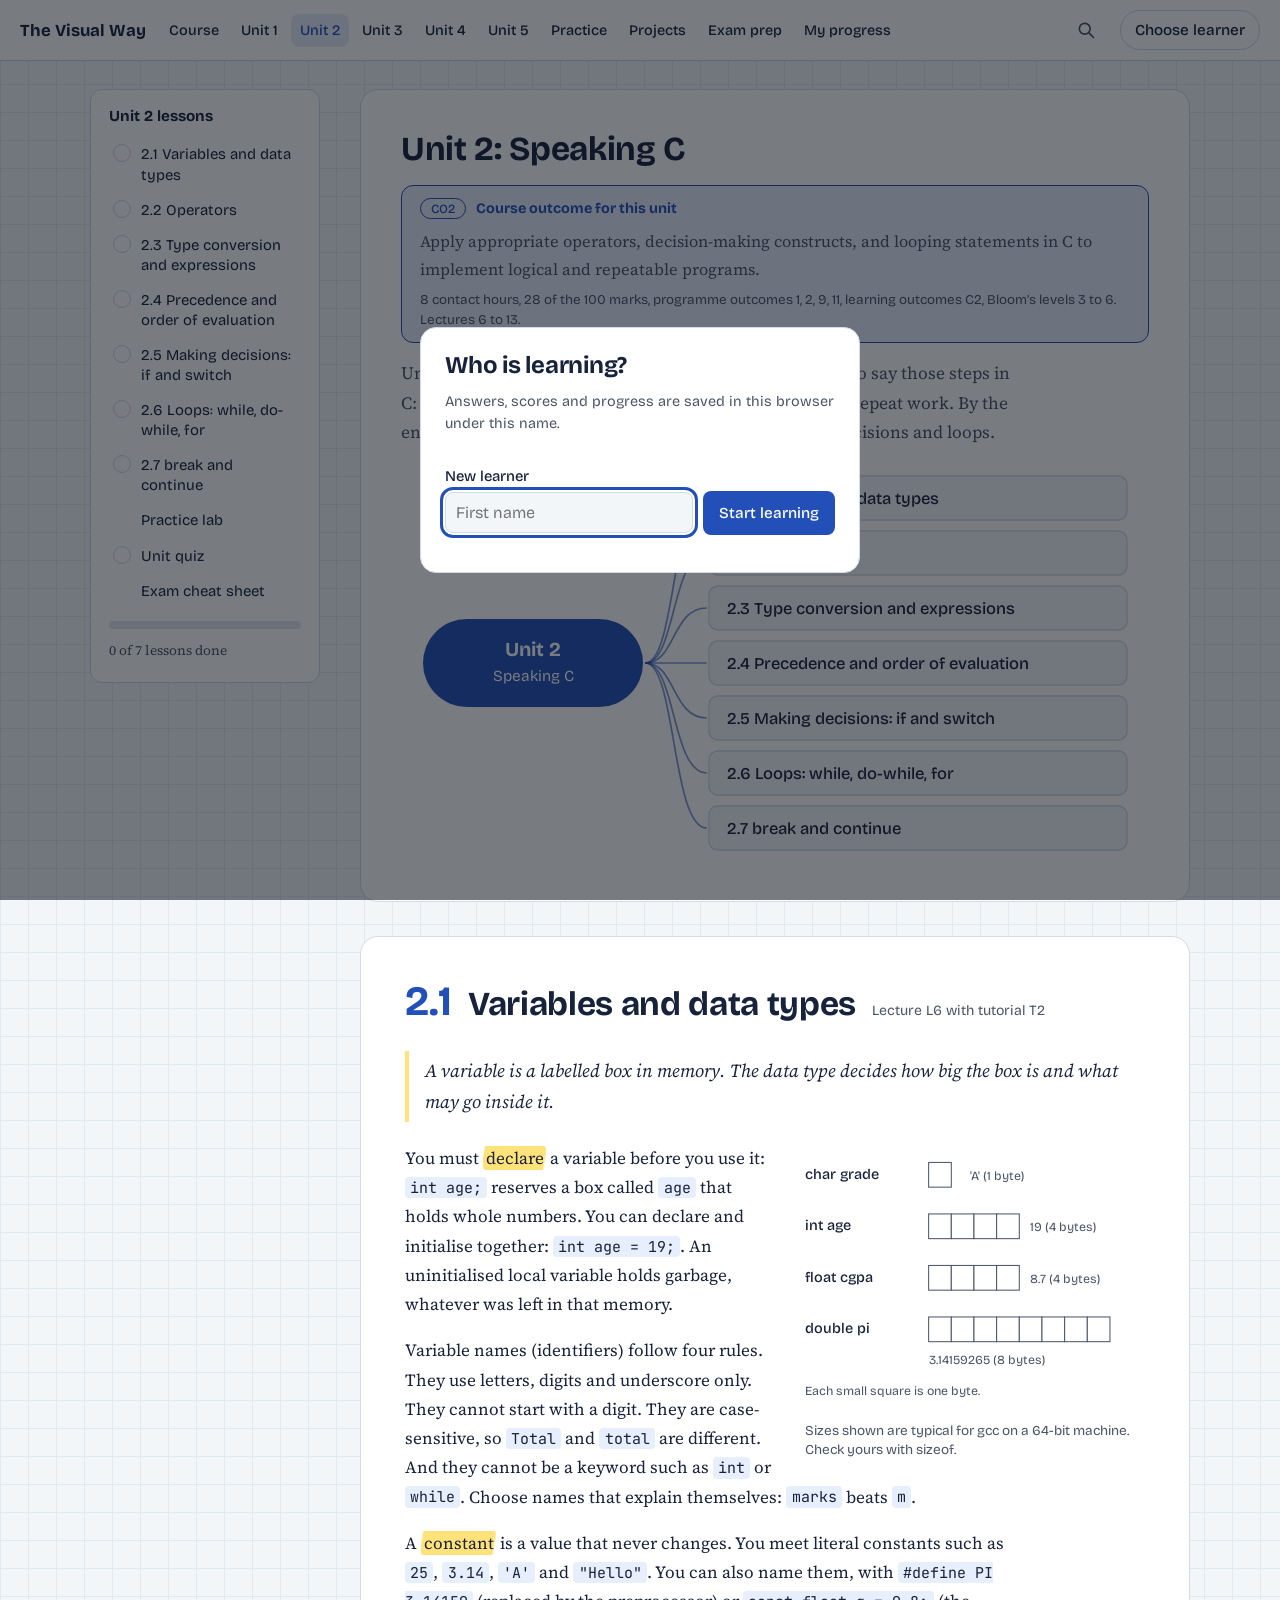
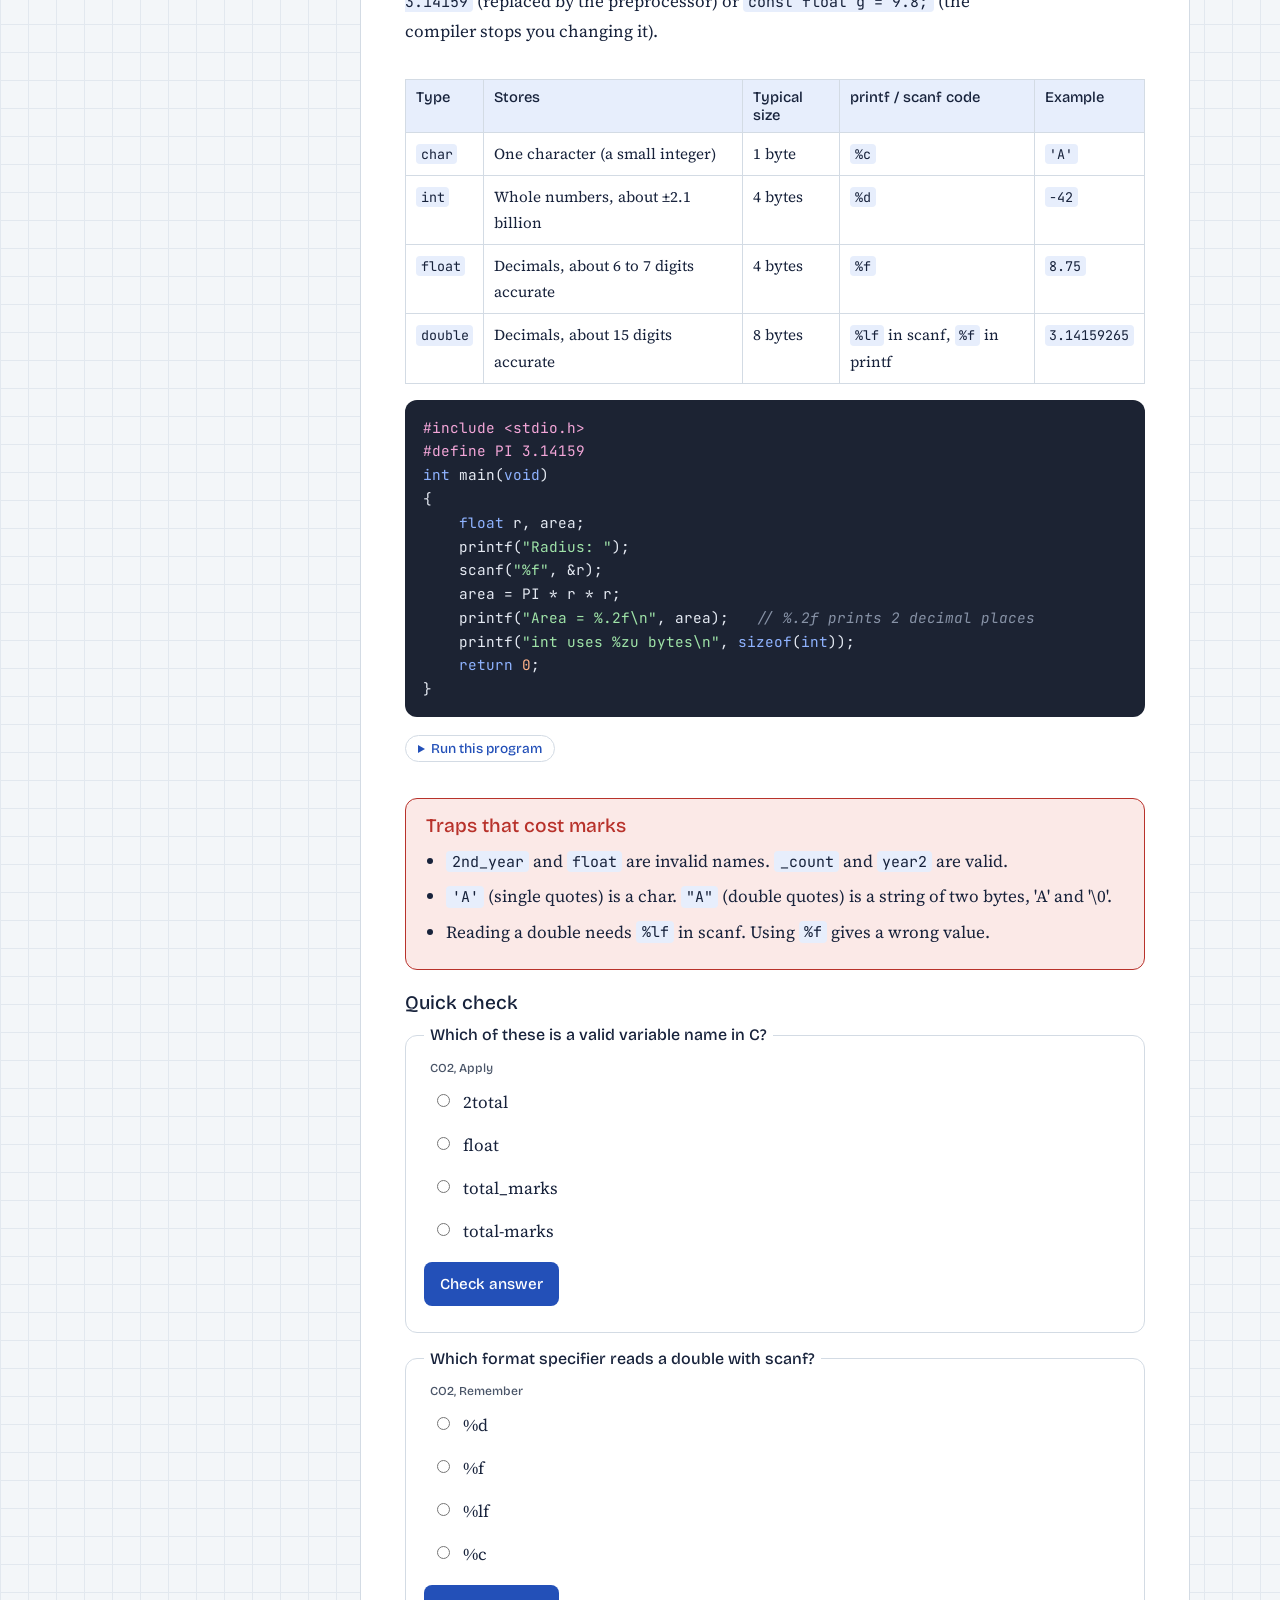
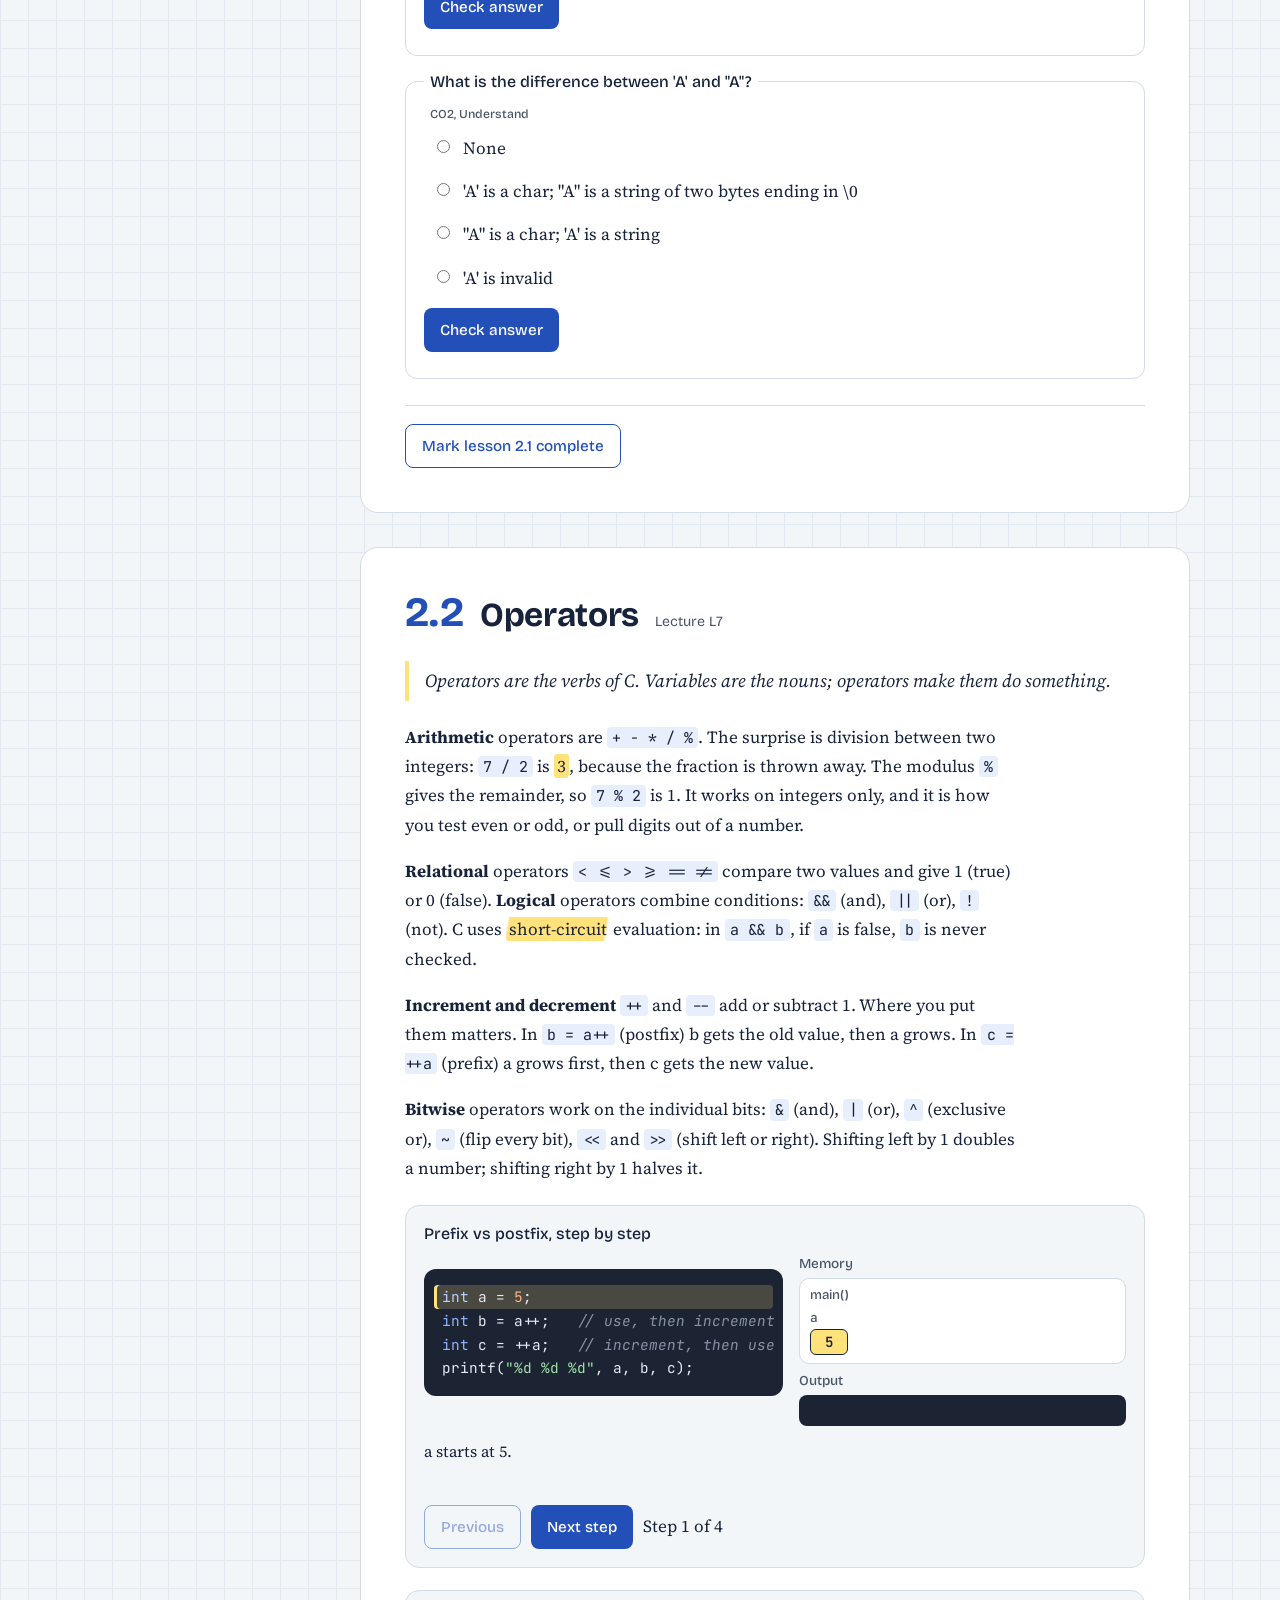
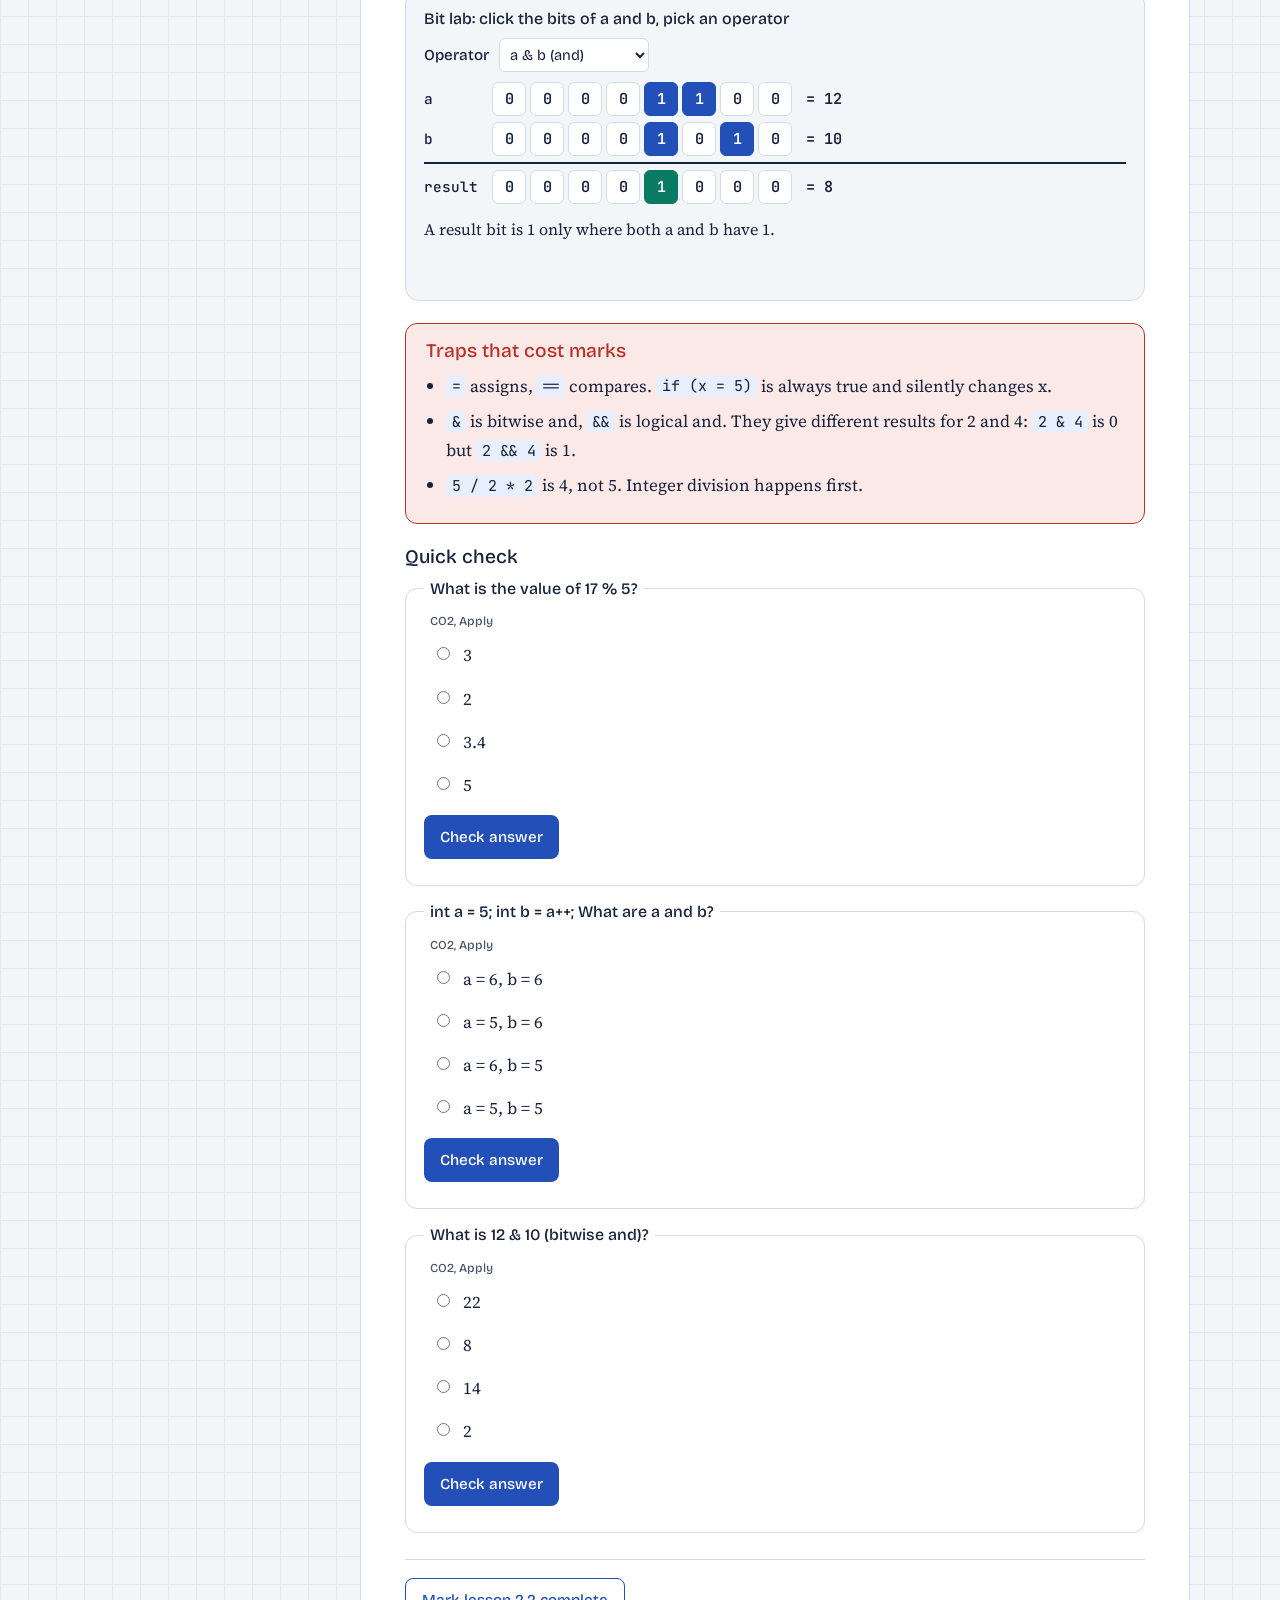
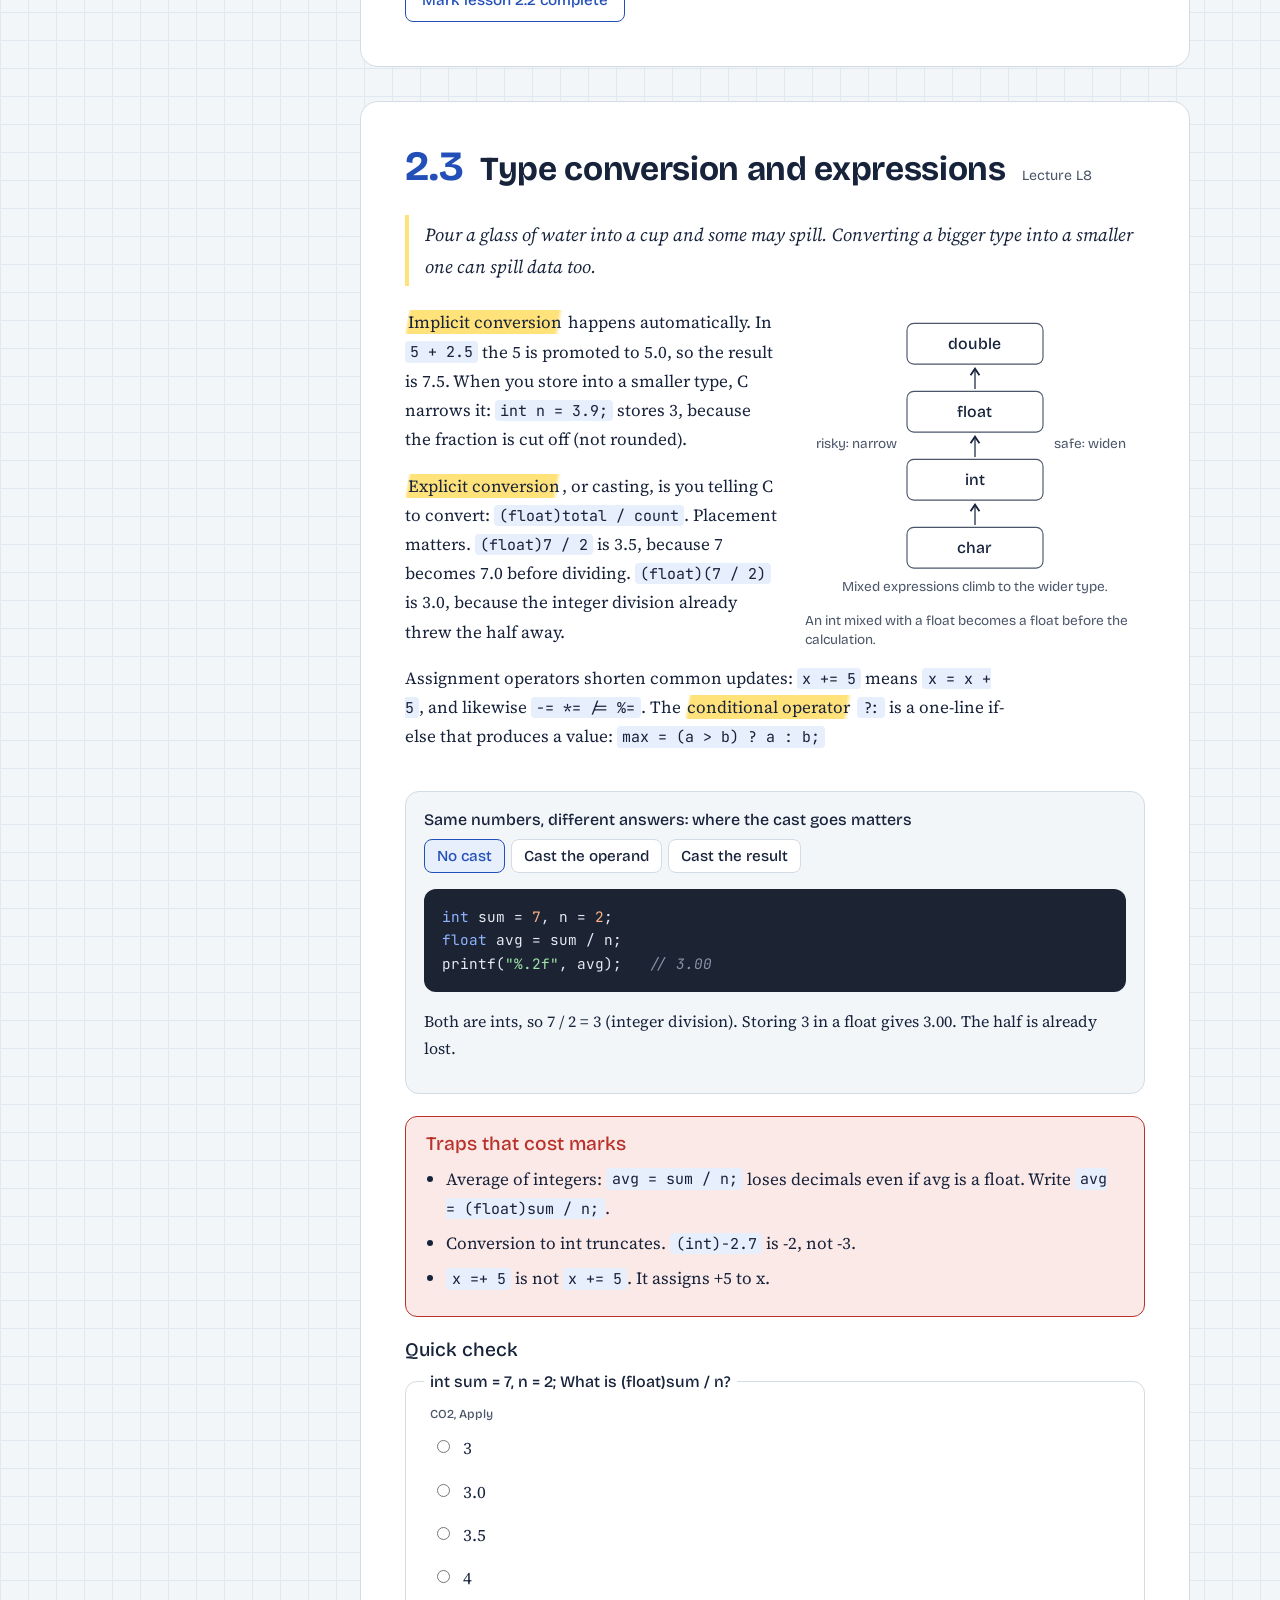
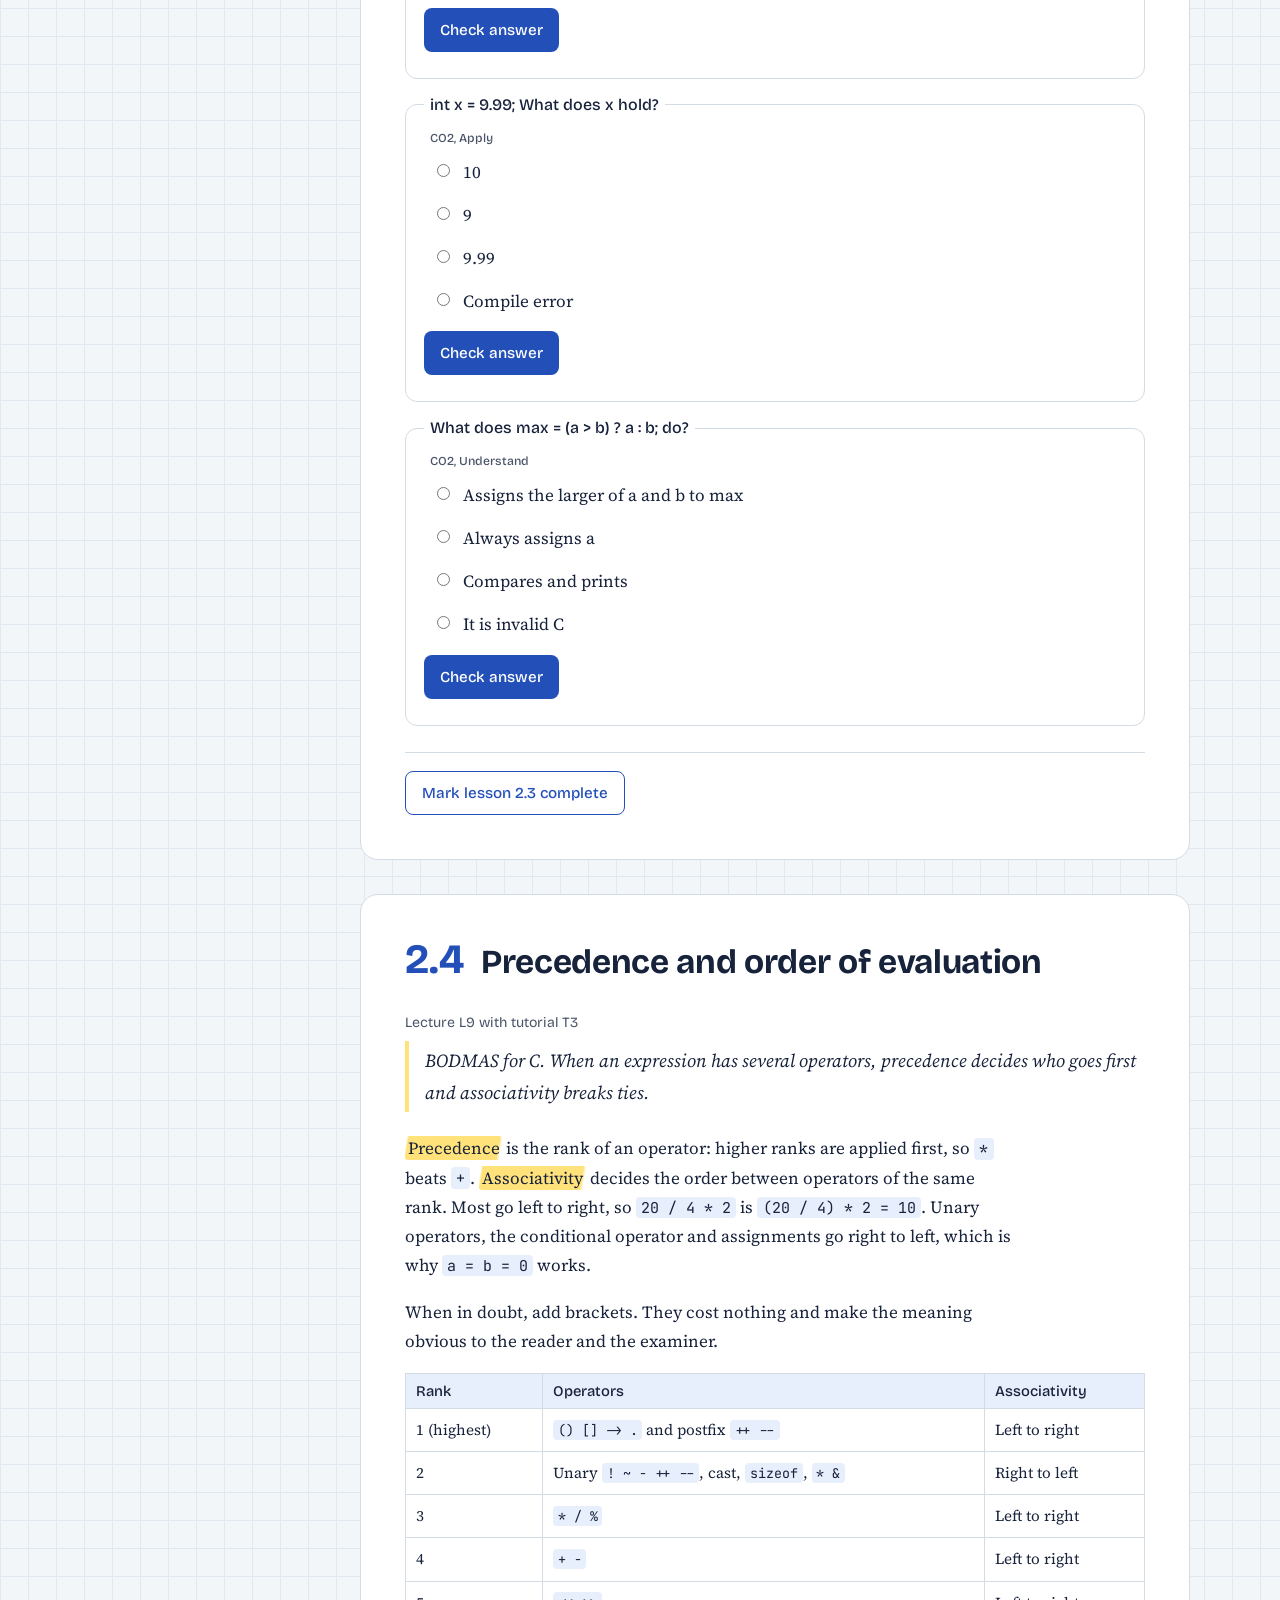
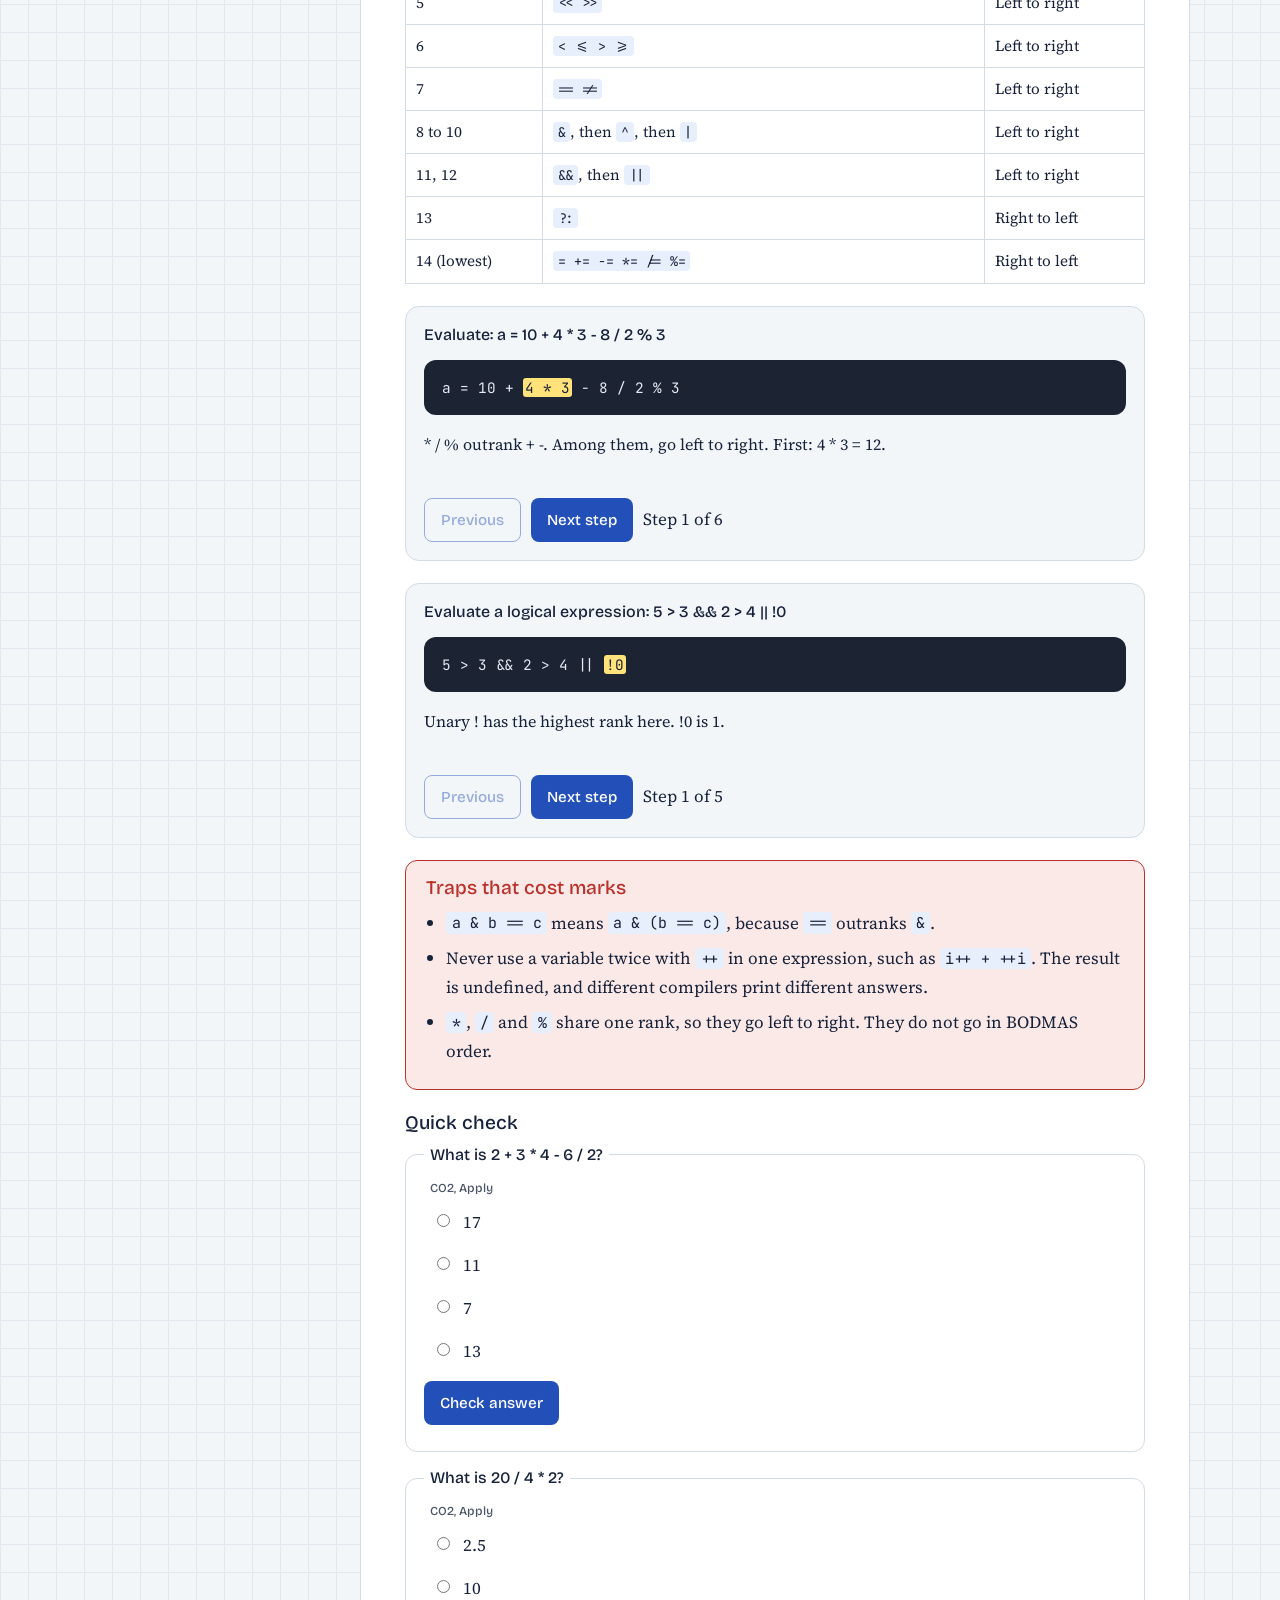
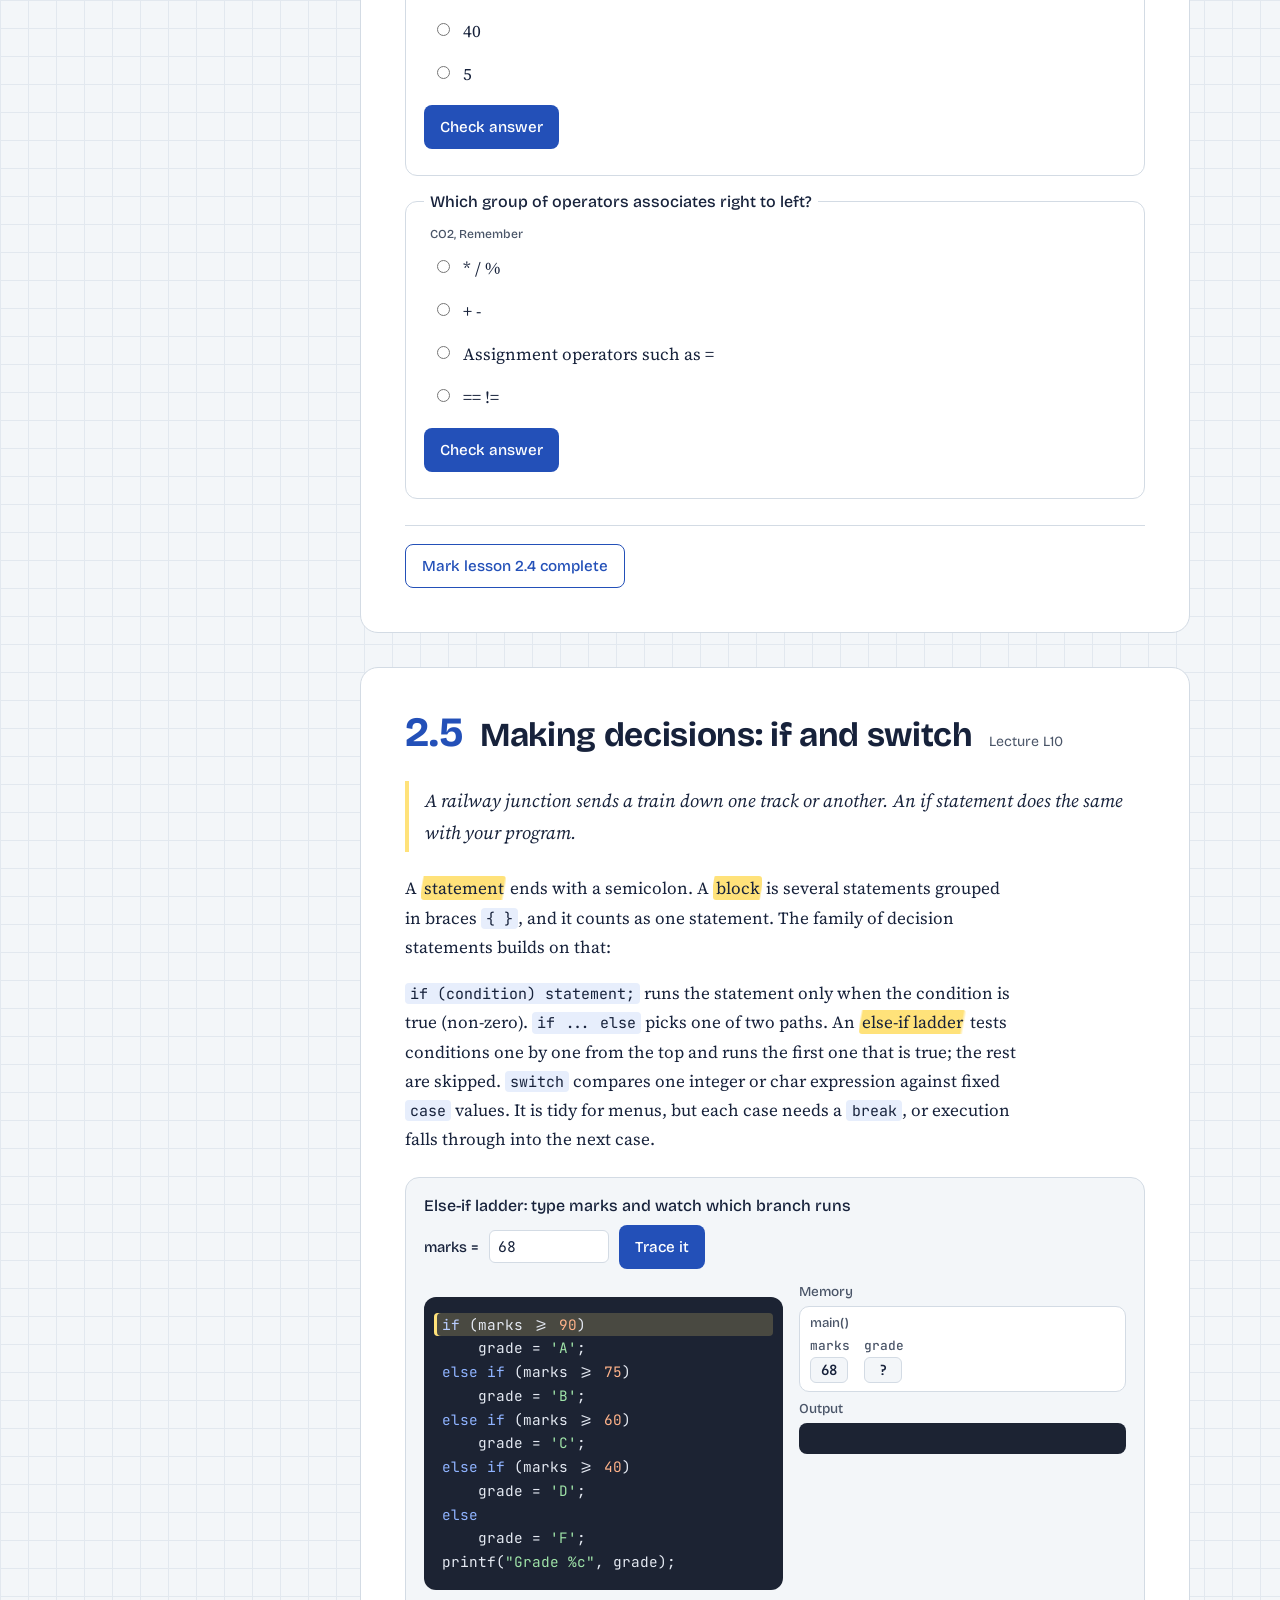
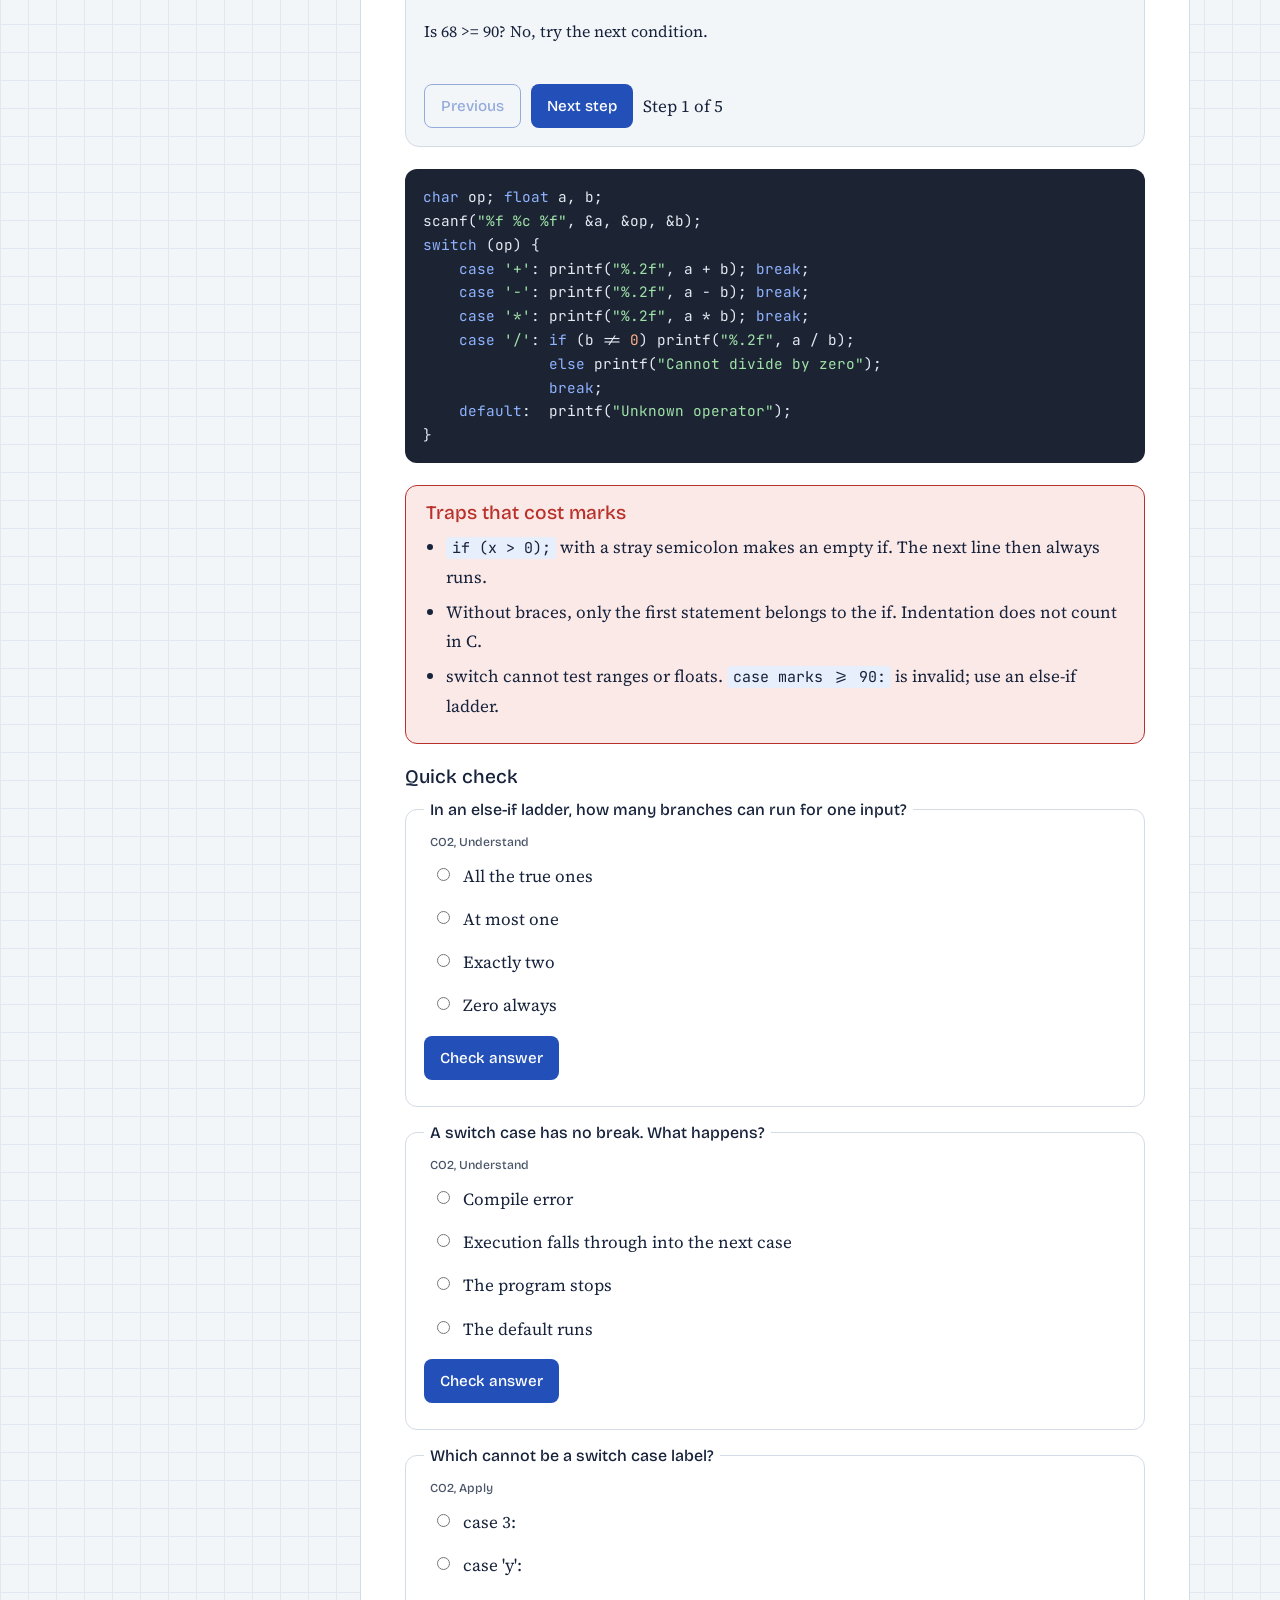
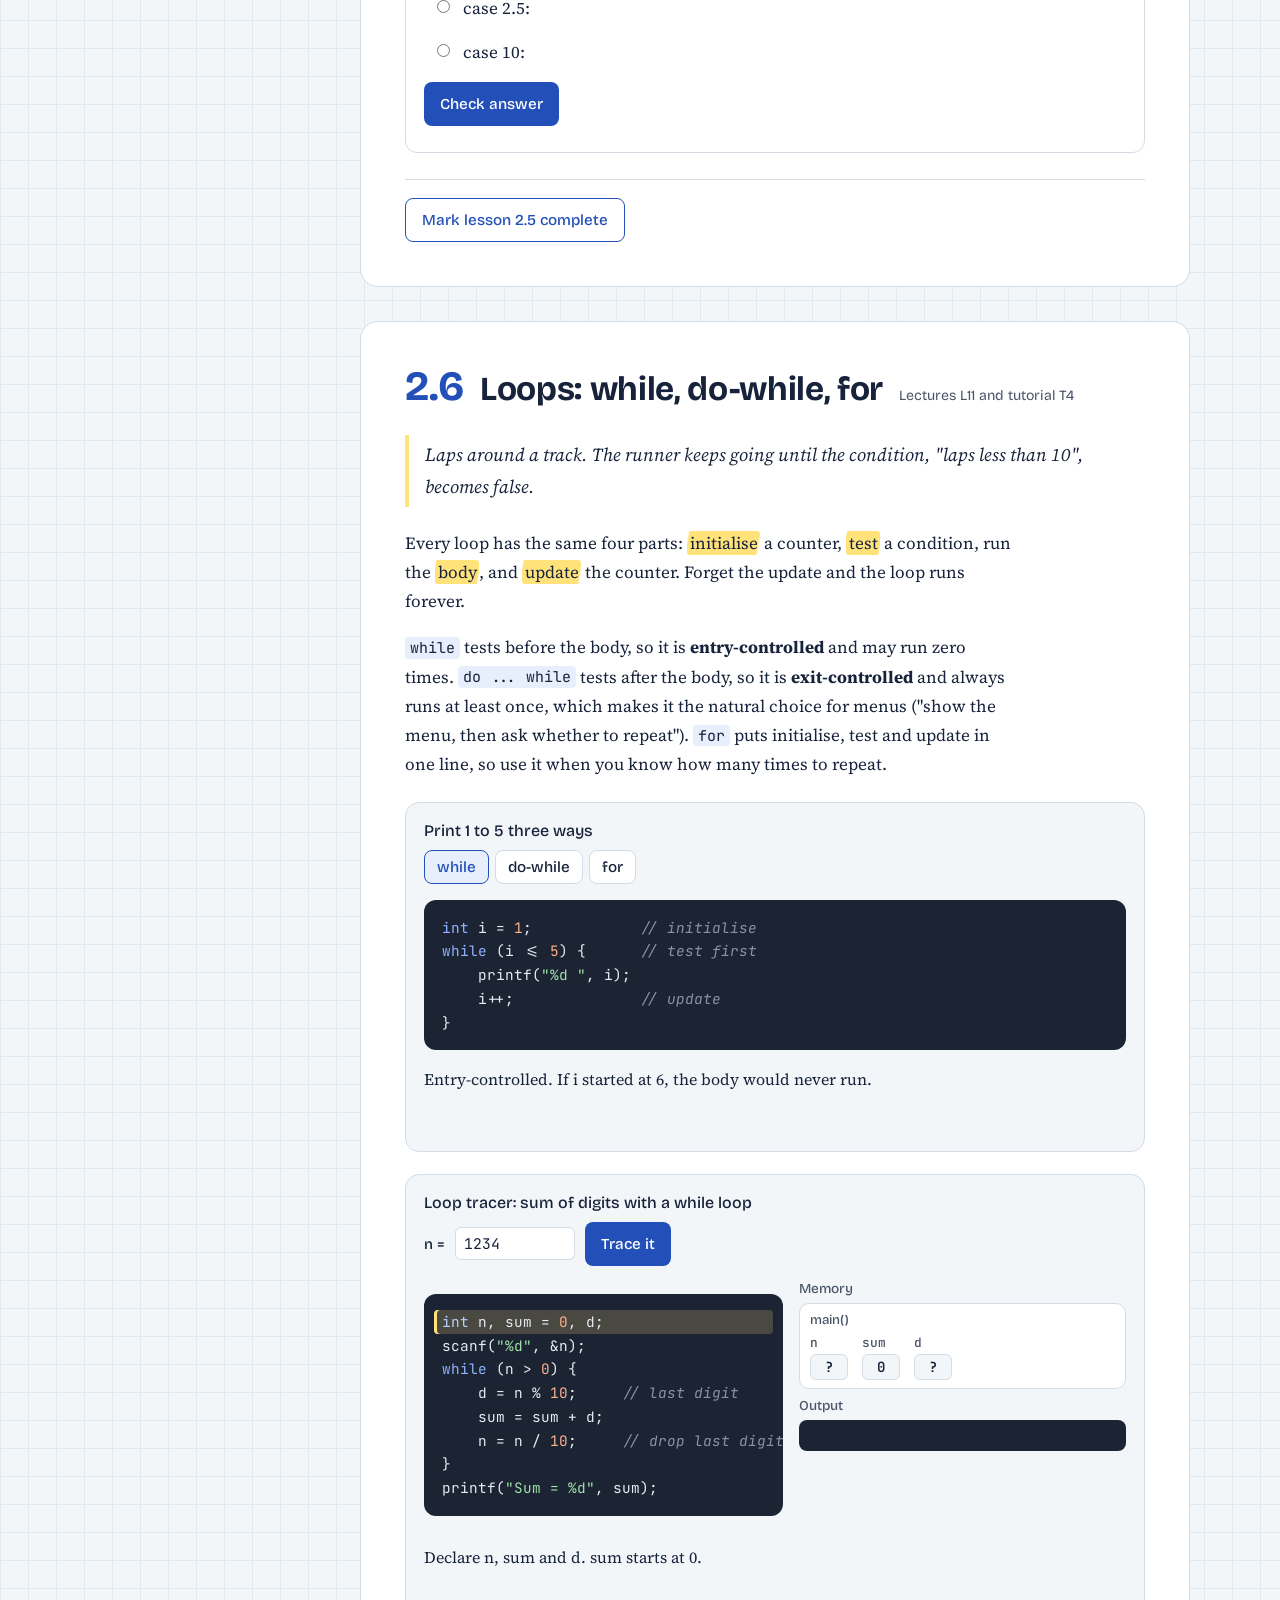
<file: courses/ces1102/unit2.html>
<!DOCTYPE html>
<html lang="en">
<head>
<meta charset="utf-8">
<meta name="viewport" content="width=device-width, initial-scale=1, viewport-fit=cover">
<title>Unit 2: Speaking C | PPS, the visual way</title>
<meta name="description" content="CES 1102 Unit 2: Speaking C.">
<meta name="theme-color" content="#2350B8">
<meta name="apple-mobile-web-app-capable" content="yes">
<meta name="mobile-web-app-capable" content="yes">
<meta name="apple-mobile-web-app-title" content="Visual Way">
<link rel="manifest" href="../../manifest.webmanifest">
<link rel="icon" type="image/png" sizes="192x192" href="../../assets/icons/icon-192.png">
<link rel="apple-touch-icon" href="../../assets/icons/apple-touch-icon.png">
<link rel="preconnect" href="https://fonts.googleapis.com">
<link rel="preconnect" href="https://fonts.gstatic.com" crossorigin>
<link href="https://fonts.googleapis.com/css2?family=Bricolage+Grotesque:opsz,wght@12..96,500;12..96,700&family=Source+Serif+4:ital,opsz,wght@0,8..60,400;0,8..60,600;1,8..60,400&family=JetBrains+Mono:wght@400;600&display=swap" rel="stylesheet">
<link rel="stylesheet" href="../../assets/style.css">
</head>
<body data-page="unit" data-course="ces1102" data-unit="2" data-root="../../">
<svg width="0" height="0" style="position:absolute" aria-hidden="true" focusable="false"><defs><marker id="mk" viewBox="0 0 10 10" refX="8" refY="5" markerWidth="7" markerHeight="7" orient="auto-start-reverse"><path d="M2 1L8 5L2 9" fill="none" stroke="currentColor" stroke-width="1.6"/></marker></defs></svg>
<header class="topbar"><div class="topbar-in"><a class="brand" href="../../index.html">The Visual Way</a><nav class="unitnav" aria-label="Course"><a href="index.html">Course</a><a href="unit1.html">Unit 1</a><a href="unit2.html" aria-current="page">Unit 2</a><a href="unit3.html">Unit 3</a><a href="unit4.html">Unit 4</a><a href="unit5.html">Unit 5</a><a href="practice.html">Practice</a><a href="sdl.html">Projects</a><a href="exam.html">Exam prep</a><a href="progress.html">My progress</a></nav><a class="searchlink" href="search.html" aria-label="Search the course" title="Search"><svg viewBox="0 0 24 24" width="20" height="20" aria-hidden="true"><circle cx="10.5" cy="10.5" r="6.5" fill="none" stroke="currentColor" stroke-width="2"/><path d="M15.5 15.5 21 21" stroke="currentColor" stroke-width="2" stroke-linecap="round"/></svg></a><button class="learner-chip" type="button">Choose learner</button></div></header>
<div class="wrap layout" style="margin-top:28px">
<nav class="rail" aria-label="Lessons in this unit"><h4>Unit 2 lessons</h4><ol id="railList"></ol><div class="bar" aria-hidden="true"><i id="barFill"></i></div><small id="progText"></small></nav>
<main>
<section class="unit" id="unit-2">
  <div class="intro">
    <h1 class="unit-title">Unit 2: Speaking C</h1>
    <p>Unit 1 taught you to think in steps. This unit teaches you to say those steps in C: store values, calculate with them, make decisions and repeat work. By the end you can write any program that reads input, takes decisions and loops.</p>
    <div class="mindmap" data-center="Unit 2|Speaking C"></div>
  </div>

  <!-- 2.1 -->
  <section class="lesson" id="u2l1" data-title="2.1 Variables and data types" aria-labelledby="u2l1h">
    <div class="lesson-head"><span class="num">2.1</span><h2 id="u2l1h">Variables and data types</h2><span class="lec">Lecture L6 with tutorial T2</span></div>
    <p class="hook">A variable is a labelled box in memory. The data type decides how big the box is and what may go inside it.</p>
    <figure class="fig-r">
      <svg viewBox="0 0 330 250" role="img" aria-labelledby="u2memT">
        <title id="u2memT">Memory boxes: char uses 1 byte, int 4 bytes, float 4 bytes, double 8 bytes</title>
        <text class="sv-t" x="0" y="30">char grade</text><rect class="sv-box" x="120" y="14" width="22" height="24"/><text class="sv-s" x="160" y="31">'A'  (1 byte)</text>
        <text class="sv-t" x="0" y="80">int age</text><g><rect class="sv-box" x="120" y="64" width="22" height="24"/><rect class="sv-box" x="142" y="64" width="22" height="24"/><rect class="sv-box" x="164" y="64" width="22" height="24"/><rect class="sv-box" x="186" y="64" width="22" height="24"/></g><text class="sv-s" x="218" y="81">19  (4 bytes)</text>
        <text class="sv-t" x="0" y="130">float cgpa</text><g><rect class="sv-box" x="120" y="114" width="22" height="24"/><rect class="sv-box" x="142" y="114" width="22" height="24"/><rect class="sv-box" x="164" y="114" width="22" height="24"/><rect class="sv-box" x="186" y="114" width="22" height="24"/></g><text class="sv-s" x="218" y="131">8.7  (4 bytes)</text>
        <text class="sv-t" x="0" y="180">double pi</text><g><rect class="sv-box" x="120" y="164" width="22" height="24"/><rect class="sv-box" x="142" y="164" width="22" height="24"/><rect class="sv-box" x="164" y="164" width="22" height="24"/><rect class="sv-box" x="186" y="164" width="22" height="24"/><rect class="sv-box" x="208" y="164" width="22" height="24"/><rect class="sv-box" x="230" y="164" width="22" height="24"/><rect class="sv-box" x="252" y="164" width="22" height="24"/><rect class="sv-box" x="274" y="164" width="22" height="24"/></g>
        <text class="sv-s" x="120" y="210">3.14159265  (8 bytes)</text>
        <text class="sv-s" x="0" y="240">Each small square is one byte.</text>
      </svg>
      <figcaption>Sizes shown are typical for gcc on a 64-bit machine. Check yours with sizeof.</figcaption>
    </figure>
    <div class="prose">
      <p>You must <mark>declare</mark> a variable before you use it: <code>int age;</code> reserves a box called <code>age</code> that holds whole numbers. You can declare and initialise together: <code>int age = 19;</code>. An uninitialised local variable holds garbage, whatever was left in that memory.</p>
      <p>Variable names (identifiers) follow four rules. They use letters, digits and underscore only. They cannot start with a digit. They are case-sensitive, so <code>Total</code> and <code>total</code> are different. And they cannot be a keyword such as <code>int</code> or <code>while</code>. Choose names that explain themselves: <code>marks</code> beats <code>m</code>.</p>
      <p>A <mark>constant</mark> is a value that never changes. You meet literal constants such as <code>25</code>, <code>3.14</code>, <code>'A'</code> and <code>"Hello"</code>. You can also name them, with <code>#define PI 3.14159</code> (replaced by the preprocessor) or <code>const float g = 9.8;</code> (the compiler stops you changing it).</p>
    </div>
    <div class="clear"></div>
    <div class="tbl"><table>
      <thead><tr><th>Type</th><th>Stores</th><th>Typical size</th><th>printf / scanf code</th><th>Example</th></tr></thead>
      <tbody>
        <tr><td><code>char</code></td><td>One character (a small integer)</td><td>1 byte</td><td><code>%c</code></td><td><code>'A'</code></td></tr>
        <tr><td><code>int</code></td><td>Whole numbers, about ±2.1 billion</td><td>4 bytes</td><td><code>%d</code></td><td><code>-42</code></td></tr>
        <tr><td><code>float</code></td><td>Decimals, about 6 to 7 digits accurate</td><td>4 bytes</td><td><code>%f</code></td><td><code>8.75</code></td></tr>
        <tr><td><code>double</code></td><td>Decimals, about 15 digits accurate</td><td>8 bytes</td><td><code>%lf</code> in scanf, <code>%f</code> in printf</td><td><code>3.14159265</code></td></tr>
      </tbody>
    </table></div>
<pre class="c" data-hl>
#include &lt;stdio.h&gt;
#define PI 3.14159
int main(void)
{
    float r, area;
    printf("Radius: ");
    scanf("%f", &amp;r);
    area = PI * r * r;
    printf("Area = %.2f\n", area);   // %.2f prints 2 decimal places
    printf("int uses %zu bytes\n", sizeof(int));
    return 0;
}</pre>
    <div class="traps">
      <h3>Traps that cost marks</h3>
      <ul>
        <li><code>2nd_year</code> and <code>float</code> are invalid names. <code>_count</code> and <code>year2</code> are valid.</li>
        <li><code>'A'</code> (single quotes) is a char. <code>"A"</code> (double quotes) is a string of two bytes, 'A' and '\0'.</li>
        <li>Reading a double needs <code>%lf</code> in scanf. Using <code>%f</code> gives a wrong value.</li>
      </ul>
    </div>
    <h3>Quick check</h3>
    <div class="qc" data-set="u2l1"></div>
    <div class="complete row"><button class="btn ghost" data-done="u2l1"></button></div>
  </section>

  <!-- 2.2 -->
  <section class="lesson" id="u2l2" data-title="2.2 Operators" aria-labelledby="u2l2h">
    <div class="lesson-head"><span class="num">2.2</span><h2 id="u2l2h">Operators</h2><span class="lec">Lecture L7</span></div>
    <p class="hook">Operators are the verbs of C. Variables are the nouns; operators make them do something.</p>
    <div class="prose">
      <p><b>Arithmetic</b> operators are <code>+ - * / %</code>. The surprise is division between two integers: <code>7 / 2</code> is <mark>3</mark>, because the fraction is thrown away. The modulus <code>%</code> gives the remainder, so <code>7 % 2</code> is 1. It works on integers only, and it is how you test even or odd, or pull digits out of a number.</p>
      <p><b>Relational</b> operators <code>&lt; &lt;= &gt; &gt;= == !=</code> compare two values and give 1 (true) or 0 (false). <b>Logical</b> operators combine conditions: <code>&amp;&amp;</code> (and), <code>||</code> (or), <code>!</code> (not). C uses <mark>short-circuit</mark> evaluation: in <code>a &amp;&amp; b</code>, if <code>a</code> is false, <code>b</code> is never checked.</p>
      <p><b>Increment and decrement</b> <code>++</code> and <code>--</code> add or subtract 1. Where you put them matters. In <code>b = a++</code> (postfix) b gets the old value, then a grows. In <code>c = ++a</code> (prefix) a grows first, then c gets the new value.</p>
      <p><b>Bitwise</b> operators work on the individual bits: <code>&amp;</code> (and), <code>|</code> (or), <code>^</code> (exclusive or), <code>~</code> (flip every bit), <code>&lt;&lt;</code> and <code>&gt;&gt;</code> (shift left or right). Shifting left by 1 doubles a number; shifting right by 1 halves it.</p>
    </div>
    <div class="widget tracer" data-t="u2inc"></div>
    <div class="widget" id="bitlab"></div>
    <div class="traps">
      <h3>Traps that cost marks</h3>
      <ul>
        <li><code>=</code> assigns, <code>==</code> compares. <code>if (x = 5)</code> is always true and silently changes x.</li>
        <li><code>&amp;</code> is bitwise and, <code>&amp;&amp;</code> is logical and. They give different results for 2 and 4: <code>2 &amp; 4</code> is 0 but <code>2 &amp;&amp; 4</code> is 1.</li>
        <li><code>5 / 2 * 2</code> is 4, not 5. Integer division happens first.</li>
      </ul>
    </div>
    <h3>Quick check</h3>
    <div class="qc" data-set="u2l2"></div>
    <div class="complete row"><button class="btn ghost" data-done="u2l2"></button></div>
  </section>

  <!-- 2.3 -->
  <section class="lesson" id="u2l3" data-title="2.3 Type conversion and expressions" aria-labelledby="u2l3h">
    <div class="lesson-head"><span class="num">2.3</span><h2 id="u2l3h">Type conversion and expressions</h2><span class="lec">Lecture L8</span></div>
    <p class="hook">Pour a glass of water into a cup and some may spill. Converting a bigger type into a smaller one can spill data too.</p>
    <figure class="fig-r">
      <svg viewBox="0 0 300 250" role="img" aria-labelledby="u2promT">
        <title id="u2promT">Implicit promotion ladder: char to int to float to double</title>
        <rect class="sv-box" x="90" y="10" width="120" height="36" rx="6"/><text class="sv-t" x="150" y="33" text-anchor="middle">double</text>
        <rect class="sv-box" x="90" y="70" width="120" height="36" rx="6"/><text class="sv-t" x="150" y="93" text-anchor="middle">float</text>
        <rect class="sv-box" x="90" y="130" width="120" height="36" rx="6"/><text class="sv-t" x="150" y="153" text-anchor="middle">int</text>
        <rect class="sv-box" x="90" y="190" width="120" height="36" rx="6"/><text class="sv-t" x="150" y="213" text-anchor="middle">char</text>
        <g style="color:var(--soft)"><path class="sv-line" d="M150 188 V170" marker-end="url(#mk)"/><path class="sv-line" d="M150 128 V110" marker-end="url(#mk)"/><path class="sv-line" d="M150 68 V50" marker-end="url(#mk)"/></g>
        <text class="sv-s" x="220" y="120">safe: widen</text><text class="sv-s" x="10" y="120">risky: narrow</text>
        <text class="sv-s" x="150" y="246" text-anchor="middle">Mixed expressions climb to the wider type.</text>
      </svg>
      <figcaption>An int mixed with a float becomes a float before the calculation.</figcaption>
    </figure>
    <div class="prose">
      <p><mark>Implicit conversion</mark> happens automatically. In <code>5 + 2.5</code> the 5 is promoted to 5.0, so the result is 7.5. When you store into a smaller type, C narrows it: <code>int n = 3.9;</code> stores 3, because the fraction is cut off (not rounded).</p>
      <p><mark>Explicit conversion</mark>, or casting, is you telling C to convert: <code>(float)total / count</code>. Placement matters. <code>(float)7 / 2</code> is 3.5, because 7 becomes 7.0 before dividing. <code>(float)(7 / 2)</code> is 3.0, because the integer division already threw the half away.</p>
      <p>Assignment operators shorten common updates: <code>x += 5</code> means <code>x = x + 5</code>, and likewise <code>-= *= /= %=</code>. The <mark>conditional operator</mark> <code>?:</code> is a one-line if-else that produces a value: <code>max = (a &gt; b) ? a : b;</code></p>
    </div>
    <div class="clear"></div>
    <div class="widget tabsw" data-k="u2cast"></div>
    <div class="traps">
      <h3>Traps that cost marks</h3>
      <ul>
        <li>Average of integers: <code>avg = sum / n;</code> loses decimals even if avg is a float. Write <code>avg = (float)sum / n;</code>.</li>
        <li>Conversion to int truncates. <code>(int)-2.7</code> is -2, not -3.</li>
        <li><code>x =+ 5</code> is not <code>x += 5</code>. It assigns +5 to x.</li>
      </ul>
    </div>
    <h3>Quick check</h3>
    <div class="qc" data-set="u2l3"></div>
    <div class="complete row"><button class="btn ghost" data-done="u2l3"></button></div>
  </section>

  <!-- 2.4 -->
  <section class="lesson" id="u2l4" data-title="2.4 Precedence and order of evaluation" aria-labelledby="u2l4h">
    <div class="lesson-head"><span class="num">2.4</span><h2 id="u2l4h">Precedence and order of evaluation</h2><span class="lec">Lecture L9 with tutorial T3</span></div>
    <p class="hook">BODMAS for C. When an expression has several operators, precedence decides who goes first and associativity breaks ties.</p>
    <div class="prose">
      <p><mark>Precedence</mark> is the rank of an operator: higher ranks are applied first, so <code>*</code> beats <code>+</code>. <mark>Associativity</mark> decides the order between operators of the same rank. Most go left to right, so <code>20 / 4 * 2</code> is <code>(20 / 4) * 2 = 10</code>. Unary operators, the conditional operator and assignments go right to left, which is why <code>a = b = 0</code> works.</p>
      <p>When in doubt, add brackets. They cost nothing and make the meaning obvious to the reader and the examiner.</p>
    </div>
    <div class="tbl"><table>
      <thead><tr><th>Rank</th><th>Operators</th><th>Associativity</th></tr></thead>
      <tbody>
        <tr><td>1 (highest)</td><td><code>() [] -&gt; .</code> and postfix <code>++ --</code></td><td>Left to right</td></tr>
        <tr><td>2</td><td>Unary <code>! ~ - ++ --</code>, cast, <code>sizeof</code>, <code>* &amp;</code></td><td>Right to left</td></tr>
        <tr><td>3</td><td><code>* / %</code></td><td>Left to right</td></tr>
        <tr><td>4</td><td><code>+ -</code></td><td>Left to right</td></tr>
        <tr><td>5</td><td><code>&lt;&lt; &gt;&gt;</code></td><td>Left to right</td></tr>
        <tr><td>6</td><td><code>&lt; &lt;= &gt; &gt;=</code></td><td>Left to right</td></tr>
        <tr><td>7</td><td><code>== !=</code></td><td>Left to right</td></tr>
        <tr><td>8 to 10</td><td><code>&amp;</code>, then <code>^</code>, then <code>|</code></td><td>Left to right</td></tr>
        <tr><td>11, 12</td><td><code>&amp;&amp;</code>, then <code>||</code></td><td>Left to right</td></tr>
        <tr><td>13</td><td><code>?:</code></td><td>Right to left</td></tr>
        <tr><td>14 (lowest)</td><td><code>= += -= *= /= %=</code></td><td>Right to left</td></tr>
      </tbody>
    </table></div>
    <div class="widget stepper" data-s="u2prec"></div>
    <div class="widget stepper" data-s="u2prec2"></div>
    <div class="traps">
      <h3>Traps that cost marks</h3>
      <ul>
        <li><code>a &amp; b == c</code> means <code>a &amp; (b == c)</code>, because <code>==</code> outranks <code>&amp;</code>.</li>
        <li>Never use a variable twice with <code>++</code> in one expression, such as <code>i++ + ++i</code>. The result is undefined, and different compilers print different answers.</li>
        <li><code>*</code>, <code>/</code> and <code>%</code> share one rank, so they go left to right. They do not go in BODMAS order.</li>
      </ul>
    </div>
    <h3>Quick check</h3>
    <div class="qc" data-set="u2l4"></div>
    <div class="complete row"><button class="btn ghost" data-done="u2l4"></button></div>
  </section>

  <!-- 2.5 -->
  <section class="lesson" id="u2l5" data-title="2.5 Making decisions: if and switch" aria-labelledby="u2l5h">
    <div class="lesson-head"><span class="num">2.5</span><h2 id="u2l5h">Making decisions: if and switch</h2><span class="lec">Lecture L10</span></div>
    <p class="hook">A railway junction sends a train down one track or another. An if statement does the same with your program.</p>
    <div class="prose">
      <p>A <mark>statement</mark> ends with a semicolon. A <mark>block</mark> is several statements grouped in braces <code>{ }</code>, and it counts as one statement. The family of decision statements builds on that:</p>
      <p><code>if (condition) statement;</code> runs the statement only when the condition is true (non-zero). <code>if ... else</code> picks one of two paths. An <mark>else-if ladder</mark> tests conditions one by one from the top and runs the first one that is true; the rest are skipped. <code>switch</code> compares one integer or char expression against fixed <code>case</code> values. It is tidy for menus, but each case needs a <code>break</code>, or execution falls through into the next case.</p>
    </div>
    <div class="widget tracer" data-t="u2if"></div>
<pre class="c" data-hl>
char op; float a, b;
scanf("%f %c %f", &amp;a, &amp;op, &amp;b);
switch (op) {
    case '+': printf("%.2f", a + b); break;
    case '-': printf("%.2f", a - b); break;
    case '*': printf("%.2f", a * b); break;
    case '/': if (b != 0) printf("%.2f", a / b);
              else printf("Cannot divide by zero");
              break;
    default:  printf("Unknown operator");
}</pre>
    <div class="traps">
      <h3>Traps that cost marks</h3>
      <ul>
        <li><code>if (x &gt; 0);</code> with a stray semicolon makes an empty if. The next line then always runs.</li>
        <li>Without braces, only the first statement belongs to the if. Indentation does not count in C.</li>
        <li>switch cannot test ranges or floats. <code>case marks &gt;= 90:</code> is invalid; use an else-if ladder.</li>
      </ul>
    </div>
    <h3>Quick check</h3>
    <div class="qc" data-set="u2l5"></div>
    <div class="complete row"><button class="btn ghost" data-done="u2l5"></button></div>
  </section>

  <!-- 2.6 -->
  <section class="lesson" id="u2l6" data-title="2.6 Loops: while, do-while, for" aria-labelledby="u2l6h">
    <div class="lesson-head"><span class="num">2.6</span><h2 id="u2l6h">Loops: while, do-while, for</h2><span class="lec">Lectures L11 and tutorial T4</span></div>
    <p class="hook">Laps around a track. The runner keeps going until the condition, "laps less than 10", becomes false.</p>
    <div class="prose">
      <p>Every loop has the same four parts: <mark>initialise</mark> a counter, <mark>test</mark> a condition, run the <mark>body</mark>, and <mark>update</mark> the counter. Forget the update and the loop runs forever.</p>
      <p><code>while</code> tests before the body, so it is <b>entry-controlled</b> and may run zero times. <code>do ... while</code> tests after the body, so it is <b>exit-controlled</b> and always runs at least once, which makes it the natural choice for menus ("show the menu, then ask whether to repeat"). <code>for</code> puts initialise, test and update in one line, so use it when you know how many times to repeat.</p>
    </div>
    <div class="widget tabsw" data-k="u2loops"></div>
    <div class="widget tracer" data-t="u2digits"></div>
    <div class="widget orderw" data-o="u2for"></div>
    <div class="traps">
      <h3>Traps that cost marks</h3>
      <ul>
        <li><code>for (i = 0; i &lt; 5; i++);</code> with a semicolon has an empty body. The block below runs once, after the loop.</li>
        <li>do-while needs a semicolon after the condition: <code>} while (n &gt; 0);</code></li>
        <li>Off by one: <code>i &lt;= 10</code> runs 10 times starting at 1, but 11 times starting at 0.</li>
      </ul>
    </div>
    <h3>Quick check</h3>
    <div class="qc" data-set="u2l6"></div>
    <div class="complete row"><button class="btn ghost" data-done="u2l6"></button></div>
  </section>

  <!-- 2.7 -->
  <section class="lesson" id="u2l7" data-title="2.7 break and continue" aria-labelledby="u2l7h">
    <div class="lesson-head"><span class="num">2.7</span><h2 id="u2l7h">break and continue</h2><span class="lec">Lecture L13</span></div>
    <p class="hook">break is the emergency exit: you leave the building. continue is skipping a song: you stay in the playlist and move to the next track.</p>
    <div class="prose">
      <p><code>break</code> jumps out of the nearest loop (or switch) immediately; the program carries on after the loop. <code>continue</code> skips the rest of the current iteration and goes straight to the next one. In a <code>for</code> loop the update <code>i++</code> still runs; in a <code>while</code> loop control jumps to the test, so make sure the counter was already updated or the loop never ends.</p>
      <p>Typical uses: break when you have found what you were searching for, or when the user types a stop value; continue to skip invalid data, such as negative marks.</p>
    </div>
    <div class="widget tracer" data-t="u2brk"></div>
    <div class="traps">
      <h3>Traps that cost marks</h3>
      <ul>
        <li>break leaves only the innermost loop. In nested loops the outer loop keeps going.</li>
        <li>continue inside a switch that is inside a loop continues the loop. break inside that switch only leaves the switch.</li>
        <li>A while loop with continue placed before the update becomes an infinite loop.</li>
      </ul>
    </div>
    <h3>Quick check</h3>
    <div class="qc" data-set="u2l7"></div>
    <div class="complete row"><button class="btn ghost" data-done="u2l7"></button></div>
  </section>

  <section class="lesson" id="u2lab" data-title="Practice lab" data-kind="lab" aria-labelledby="u2labh">
<div class="lesson-head"><h2 id="u2labh">Unit 2 practice lab</h2><span class="lec">Tutorials T2, T3, T4 and lecture L12</span></div>
<p class="prose">Try each problem on paper or in gcc before opening the solution. Easy problems apply one idea, medium ones combine ideas, and exam-level ones are the complete programs asked in end-semester papers. Solutions skip input prompts to stay short; add a printf prompt before each scanf in your lab record. Every C solution here compiles cleanly with gcc -Wall and was run on the sample input shown.</p>
<div class="row"><div class="tabs labfilter" role="group" aria-label="Filter problems by level"><button type="button" aria-pressed="true" data-f="all">All</button><button type="button" aria-pressed="false" data-f="easy">Easy</button><button type="button" aria-pressed="false" data-f="medium">Medium</button><button type="button" aria-pressed="false" data-f="exam">Exam level</button></div><p class="labcount" aria-live="polite"></p></div>
<article class="prob" data-level="easy"><div class="prob-h"><span class="lvl easy">Easy</span><h3>2A. Leap year</h3><span class="lec">Practises lesson 2.2, 2.5</span></div><p>Read a year and print whether it is a leap year. A year is a leap year if it is divisible by 4 but not by 100, or if it is divisible by 400.</p>
<div class="io"><div><div class="tr-l">Sample input</div><pre class="tr-out">2024
</pre></div><div><div class="tr-l">Expected output</div><pre class="tr-out">2024 is a leap year
</pre></div></div>
<details class="reveal"><summary>Hint</summary><p>One if condition with &amp;&amp; and || does it. Test 2024, 1900 and 2000.</p></details>
<details class="reveal"><summary>Show solution</summary><pre class="c" data-hl>#include &lt;stdio.h&gt;
int main(void)
{
    int y;
    scanf("%d", &amp;y);
    if ((y % 4 == 0 &amp;&amp; y % 100 != 0) || y % 400 == 0)
        printf("%d is a leap year\n", y);
    else
        printf("%d is not a leap year\n", y);
    return 0;
}</pre><p>1900 is divisible by 100 but not 400, so it is not a leap year; 2000 is. The brackets make the intended grouping obvious.</p></details>
<div class="row" style="margin-top:12px"><button class="btn ghost" type="button" data-solved="u2labA">Mark as solved</button></div></article>
<article class="prob" data-level="easy"><div class="prob-h"><span class="lvl easy">Easy</span><h3>2B. Vowel or consonant with switch</h3><span class="lec">Practises lesson 2.5</span></div><p>Read one letter and use a switch statement to print whether it is a vowel or a consonant. Handle both upper and lower case.</p>
<div class="io"><div><div class="tr-l">Sample input</div><pre class="tr-out">e
</pre></div><div><div class="tr-l">Expected output</div><pre class="tr-out">e is a vowel
</pre></div></div>
<details class="reveal"><summary>Hint</summary><p>Several case labels can share one block: case 'a': case 'A': ...</p></details>
<details class="reveal"><summary>Show solution</summary><pre class="c" data-hl>#include &lt;stdio.h&gt;
int main(void)
{
    char ch;
    scanf(" %c", &amp;ch);
    switch (ch) {
        case 'a': case 'e': case 'i': case 'o': case 'u':
        case 'A': case 'E': case 'I': case 'O': case 'U':
            printf("%c is a vowel\n", ch);
            break;
        default:
            printf("%c is a consonant\n", ch);
    }
    return 0;
}</pre><p>Stacked case labels deliberately fall through to one shared block. The space in " %c" skips any leftover newline.</p></details>
<div class="row" style="margin-top:12px"><button class="btn ghost" type="button" data-solved="u2labB">Mark as solved</button></div></article>
<article class="prob" data-level="medium"><div class="prob-h"><span class="lvl medium">Medium</span><h3>2C. Factorial with a for loop</h3><span class="lec">Practises lesson 2.6</span></div><p>Read n (0 to 20) and print n!. Reject negative input.</p>
<div class="io"><div><div class="tr-l">Sample input</div><pre class="tr-out">10
</pre></div><div><div class="tr-l">Expected output</div><pre class="tr-out">10! = 3628800
</pre></div></div>
<details class="reveal"><summary>Hint</summary><p>Start the product at 1, not 0. Use unsigned long long because 13! is already too big for int.</p></details>
<details class="reveal"><summary>Show solution</summary><pre class="c" data-hl>#include &lt;stdio.h&gt;
int main(void)
{
    int n;
    unsigned long long f = 1;
    scanf("%d", &amp;n);
    if (n &lt; 0 || n &gt; 20) {
        printf("Enter n from 0 to 20\n");
        return 0;
    }
    for (int i = 2; i &lt;= n; i++)
        f *= i;
    printf("%d! = %llu\n", n, f);
    return 0;
}</pre><p>0! and 1! skip the loop and correctly print 1. %llu is the format code for unsigned long long.</p></details>
<div class="row" style="margin-top:12px"><button class="btn ghost" type="button" data-solved="u2labC">Mark as solved</button></div></article>
<article class="prob" data-level="medium"><div class="prob-h"><span class="lvl medium">Medium</span><h3>2D. Reverse a number and test for palindrome</h3><span class="lec">Practises lesson 2.2, 2.6</span></div><p>Read a positive integer, print its reverse, and say whether it is a palindrome (reads the same both ways).</p>
<div class="io"><div><div class="tr-l">Sample input</div><pre class="tr-out">12321
</pre></div><div><div class="tr-l">Expected output</div><pre class="tr-out">Reverse = 12321
12321 is a palindrome
</pre></div></div>
<details class="reveal"><summary>Hint</summary><p>Same digit-peeling loop as sum of digits, but build rev = rev * 10 + digit. Keep a copy of the original.</p></details>
<details class="reveal"><summary>Show solution</summary><pre class="c" data-hl>#include &lt;stdio.h&gt;
int main(void)
{
    int n, temp, rev = 0;
    scanf("%d", &amp;n);
    temp = n;
    while (temp &gt; 0) {
        rev = rev * 10 + temp % 10;
        temp /= 10;
    }
    printf("Reverse = %d\n", rev);
    if (rev == n) printf("%d is a palindrome\n", n);
    else printf("%d is not a palindrome\n", n);
    return 0;
}</pre><p>The loop destroys temp, which is why n is copied first. Each pass shifts rev left one digit and appends the last digit of temp.</p></details>
<div class="row" style="margin-top:12px"><button class="btn ghost" type="button" data-solved="u2labD">Mark as solved</button></div></article>
<article class="prob" data-level="medium"><div class="prob-h"><span class="lvl medium">Medium</span><h3>2E. Prime check using break</h3><span class="lec">Practises lesson 2.6, 2.7</span></div><p>Read n and print whether it is prime. If it is not, print its smallest divisor.</p>
<div class="io"><div><div class="tr-l">Sample input</div><pre class="tr-out">91
</pre></div><div><div class="tr-l">Expected output</div><pre class="tr-out">91 is not prime (divisible by 7)
</pre></div></div>
<details class="reveal"><summary>Hint</summary><p>Try divisors from 2 while d * d &lt;= n. Break at the first one that divides n.</p></details>
<details class="reveal"><summary>Show solution</summary><pre class="c" data-hl>#include &lt;stdio.h&gt;
int main(void)
{
    int n, d, found = 0;
    scanf("%d", &amp;n);
    for (d = 2; d * d &lt;= n; d++) {
        if (n % d == 0) {
            found = 1;
            break;                       /* no need to test further */
        }
    }
    if (n &lt; 2) printf("%d is not prime\n", n);
    else if (found) printf("%d is not prime (divisible by %d)\n", n, d);
    else printf("%d is prime\n", n);
    return 0;
}</pre><p>If n has a divisor, one of its divisors is at most the square root of n, so testing up to d * d &lt;= n is enough. break keeps d at the divisor found.</p></details>
<div class="row" style="margin-top:12px"><button class="btn ghost" type="button" data-solved="u2labE">Mark as solved</button></div></article>
<article class="prob" data-level="medium"><div class="prob-h"><span class="lvl medium">Medium</span><h3>2F. Fibonacci series</h3><span class="lec">Practises lesson 2.6</span></div><p>Read n and print the first n Fibonacci numbers, starting 0 1.</p>
<div class="io"><div><div class="tr-l">Sample input</div><pre class="tr-out">10
</pre></div><div><div class="tr-l">Expected output</div><pre class="tr-out">0 1 1 2 3 5 8 13 21 34 
</pre></div></div>
<details class="reveal"><summary>Hint</summary><p>Keep two variables a and b; each step prints a, then moves both forward.</p></details>
<details class="reveal"><summary>Show solution</summary><pre class="c" data-hl>#include &lt;stdio.h&gt;
int main(void)
{
    int n, a = 0, b = 1, next;
    scanf("%d", &amp;n);
    for (int i = 1; i &lt;= n; i++) {
        printf("%d ", a);
        next = a + b;
        a = b;
        b = next;
    }
    printf("\n");
    return 0;
}</pre><p>a always holds the current term and b the next one. The order of the three assignments matters: compute next before overwriting a.</p></details>
<div class="row" style="margin-top:12px"><button class="btn ghost" type="button" data-solved="u2labF">Mark as solved</button></div></article>
<article class="prob" data-level="exam"><div class="prob-h"><span class="lvl exam">Exam level</span><h3>2G. Armstrong numbers from 100 to 999</h3><span class="lec">Practises lesson 2.2, 2.6</span></div><p>Print every three-digit Armstrong number: a number equal to the sum of the cubes of its digits (for example 153 = 1³ + 5³ + 3³).</p>
<div class="io"><div><div class="tr-l">Sample input</div><pre class="tr-out">(none)</pre></div><div><div class="tr-l">Expected output</div><pre class="tr-out">153 370 371 407 
</pre></div></div>
<details class="reveal"><summary>Hint</summary><p>An outer for loop over 100 to 999 and an inner while loop that peels digits.</p></details>
<details class="reveal"><summary>Show solution</summary><pre class="c" data-hl>#include &lt;stdio.h&gt;
int main(void)
{
    for (int n = 100; n &lt;= 999; n++) {
        int t = n, sum = 0;
        while (t &gt; 0) {
            int d = t % 10;
            sum += d * d * d;
            t /= 10;
        }
        if (sum == n)
            printf("%d ", n);
    }
    printf("\n");
    return 0;
}</pre><p>sum must be reset to 0 for every n, which is why it is declared inside the outer loop.</p></details>
<div class="row" style="margin-top:12px"><button class="btn ghost" type="button" data-solved="u2labG">Mark as solved</button></div></article>
<article class="prob" data-level="exam"><div class="prob-h"><span class="lvl exam">Exam level</span><h3>2H. Patterns with nested loops</h3><span class="lec">Practises lesson 2.6</span></div><p>Read the number of rows and print a right-angled star triangle, then Floyd’s triangle (consecutive numbers row by row).</p>
<div class="io"><div><div class="tr-l">Sample input</div><pre class="tr-out">4
</pre></div><div><div class="tr-l">Expected output</div><pre class="tr-out">* 
* * 
* * * 
* * * * 

1 
2 3 
4 5 6 
7 8 9 10 
</pre></div></div>
<details class="reveal"><summary>Hint</summary><p>The outer loop picks the row i; the inner loop runs i times. For Floyd’s triangle keep one counter that never resets.</p></details>
<details class="reveal"><summary>Show solution</summary><pre class="c" data-hl>#include &lt;stdio.h&gt;
int main(void)
{
    int rows, k = 1;
    scanf("%d", &amp;rows);
    for (int i = 1; i &lt;= rows; i++) {
        for (int j = 1; j &lt;= i; j++)
            printf("* ");
        printf("\n");
    }
    printf("\n");
    for (int i = 1; i &lt;= rows; i++) {
        for (int j = 1; j &lt;= i; j++)
            printf("%d ", k++);
        printf("\n");
    }
    return 0;
}</pre><p>Row i has i items, so the inner limit depends on the outer variable. The newline goes after the inner loop, once per row.</p></details>
<div class="row" style="margin-top:12px"><button class="btn ghost" type="button" data-solved="u2labH">Mark as solved</button></div></article>
</section>
<section class="lesson" id="u2quiz" data-title="Unit quiz" data-kind="quiz" aria-labelledby="u2qh">
    <div class="lesson-head"><h2 id="u2qh">Unit 2 quiz</h2><span class="lec">10 questions, from remembering to analysing</span></div>
    <p>One question at a time, with an explanation after every answer. Your best score is saved on this device.</p>
    <div class="uq" data-set="u2"></div>
  </section>
  <section class="lesson" id="u2cheat" data-title="Exam cheat sheet" data-kind="cheat" aria-labelledby="u2ch">
    <div class="lesson-head"><h2 id="u2ch">Unit 2 cheat sheet</h2><span class="lec">The night before: the syntax you must not mix up</span></div>
    <div class="cheat cheat-v2">
      <div>
        <h3>Data types and format codes</h3>
        <p>The type decides what a variable can hold and how printf and scanf read it.</p>
<pre class="c" data-hl>
char c = 'A';    // %c  1 B
int n = 19;      // %d  4 B
float f = 8.7;   // %f  4 B
double d = 3.1;  // %lf 8 B</pre>
        <p class="watch"><b>Watch out:</b> Names use letters, digits and _, cannot start with a digit, and cannot be a keyword. <code>'A'</code> is a char; <code>"A"</code> is a string.</p>
      </div>
      <div>
        <h3>Division and remainder</h3>
        <p>Dividing two integers throws the fraction away.</p>
<pre class="c" data-hl>
7 / 2          // 3
7 % 2          // 1, remainder
7.0 / 2        // 3.5
(float)7 / 2   // 3.5</pre>
        <p class="watch"><b>Remember:</b> <code>%</code> works only on integers. <code>n % 2 == 0</code> tests for even. Average: <code>(float)sum / n</code>.</p>
      </div>
      <div>
        <h3>++ and --</h3>
        <p>Where you put ++ decides whether you get the old or the new value.</p>
<pre class="c" data-hl>
int a = 5;
int b = a++;   // b = 5, a = 6
int c = ++a;   // a = 7, c = 7</pre>
        <p class="watch"><b>Watch out:</b> Never use ++ twice on the same variable in one expression, such as <code>i++ + ++i</code>. The result is undefined.</p>
      </div>
      <div>
        <h3>Logical and bitwise operators</h3>
        <p>Logical operators combine true/false tests; bitwise operators work on individual bits.</p>
<pre class="c" data-hl>
a &gt; 0 &amp;&amp; b &gt; 0   // both true
a &gt; 0 || b &gt; 0   // either one
!(a == b)        // not equal
12 &amp; 10   // 8
12 | 10   // 14
12 &lt;&lt; 1   // 24</pre>
        <p class="watch"><b>Watch out:</b> <code>=</code> assigns and <code>==</code> compares. <code>&amp;&amp;</code> is logical and; <code>&amp;</code> is bitwise and.</p>
      </div>
      <div>
        <h3>Precedence, high to low</h3>
        <p>When an expression has several operators, higher rows go first.</p>
<pre class="c">()  []  -&gt;  .
!  ++  --  (type)  unary -
*  /  %
+  -
&lt;&lt;  &gt;&gt;
&lt;  &lt;=  &gt;  &gt;=
==  !=
&amp;  then  ^  then  |
&amp;&amp;  then  ||
?:
=  +=  -=   (right to left)</pre>
        <p class="watch"><b>Remember:</b> The same rank goes left to right: <code>20 / 4 * 2</code> is 10. When unsure, add brackets.</p>
      </div>
      <div>
        <h3>Decisions</h3>
        <p>An else-if ladder runs the first true branch only. switch compares one value against fixed cases.</p>
<pre class="c" data-hl>
if (m &gt;= 90) g = 'A';
else if (m &gt;= 75) g = 'B';
else g = 'C';

switch (op) {
  case '+': r = a + b; break;
  default:  r = 0;
}</pre>
        <p class="watch"><b>Watch out:</b> switch accepts int or char constants only, and each case needs <code>break</code> or it falls into the next one.</p>
      </div>
      <div>
        <h3>Loops</h3>
        <p>Every loop needs a start value, a test and an update.</p>
<pre class="c" data-hl>
while (i &lt;= 5) { ...; i++; }

do { ...; i++; }
while (i &lt;= 5);

for (i = 1; i &lt;= 5; i++)
    { ... }</pre>
        <p class="watch"><b>Remember:</b> do-while always runs once and ends with a semicolon. <code>break</code> leaves the loop; <code>continue</code> jumps to the next round.</p>
      </div>
    </div>
  </section>
</section>

<nav class="pagenav" aria-label="Units"><a class="btn ghost" href="unit1.html">Back to Unit 1: How computers think</a><a class="btn" href="unit3.html">Continue to Unit 3: Arrays and strings</a></nav>
</main>
</div>
<footer>Progress is saved only in this browser. Use Export on the My progress page to keep a backup.</footer>
<script src="../../assets/engine.js"></script>
<script src="course.js"></script>
<script src="data/unit2.js"></script>
<script src="data/tags.js"></script>
<script>initPage();</script>
</body>
</html>
</file>
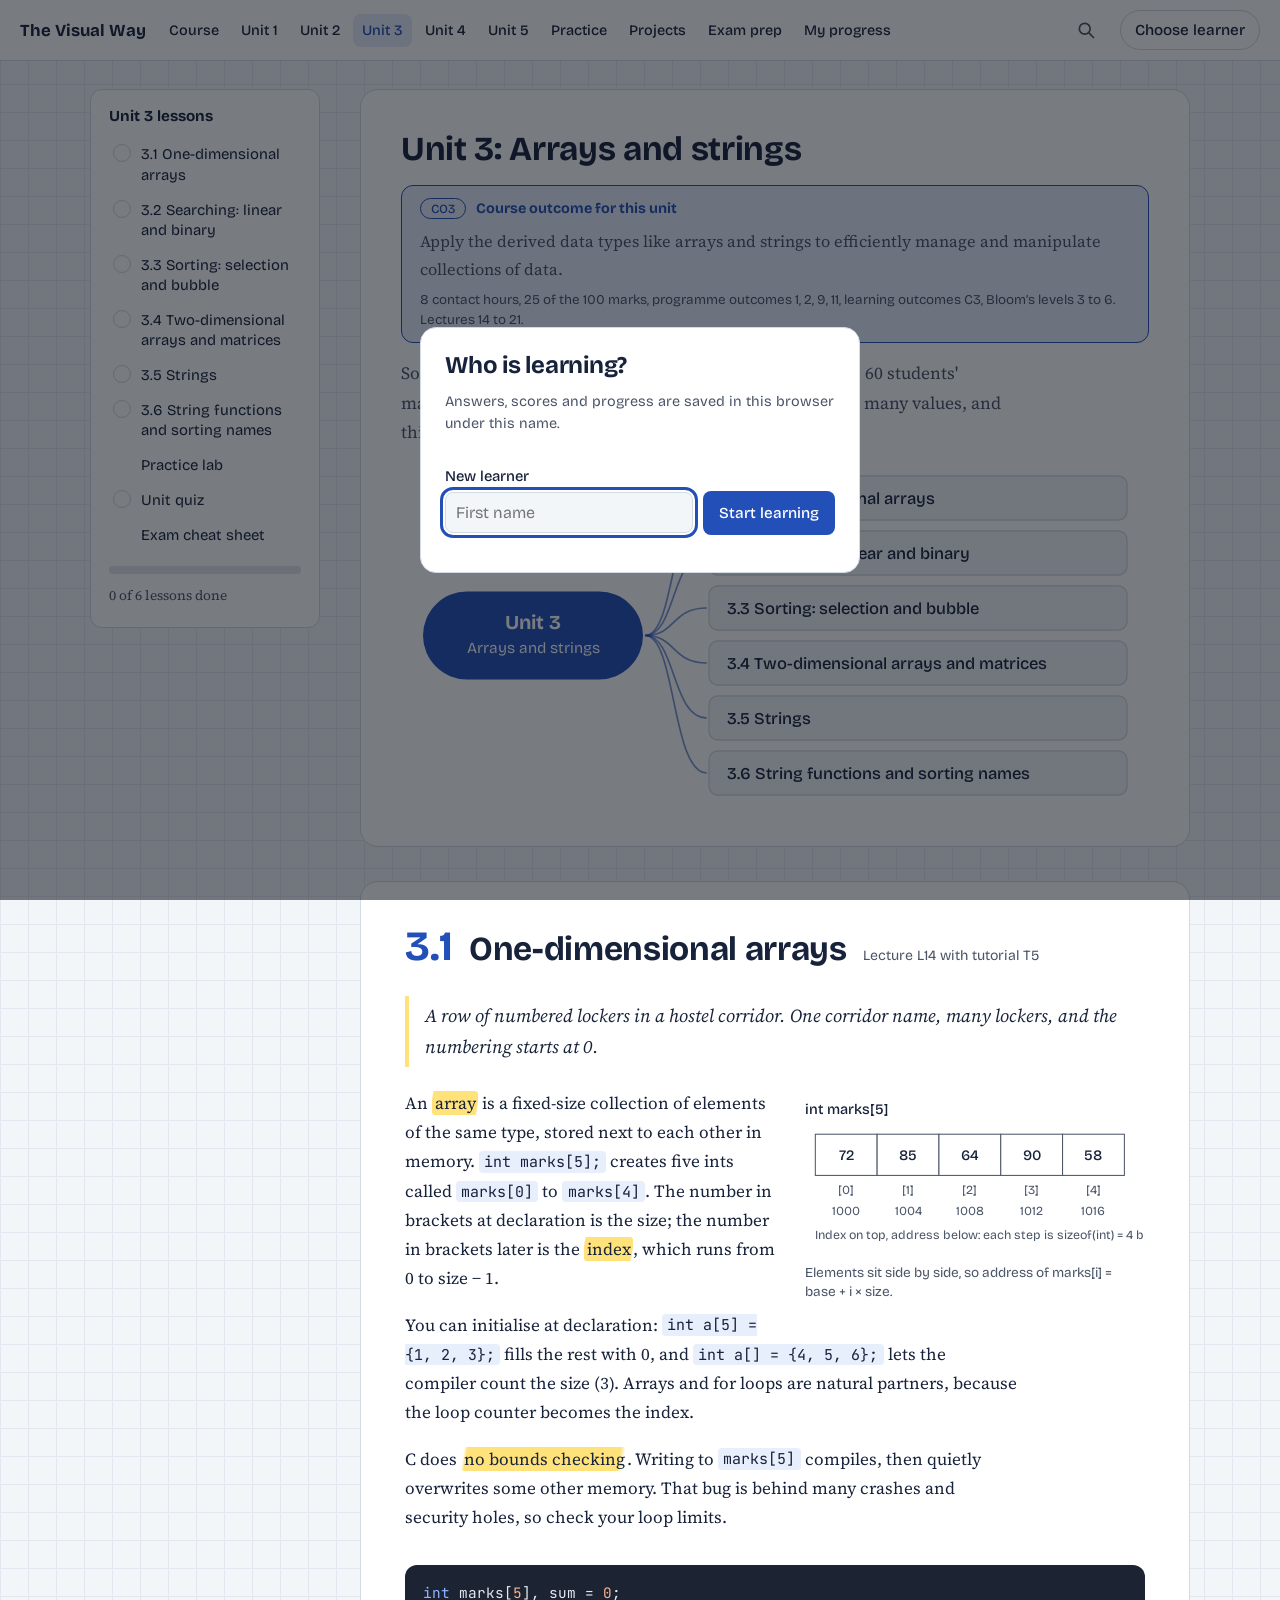
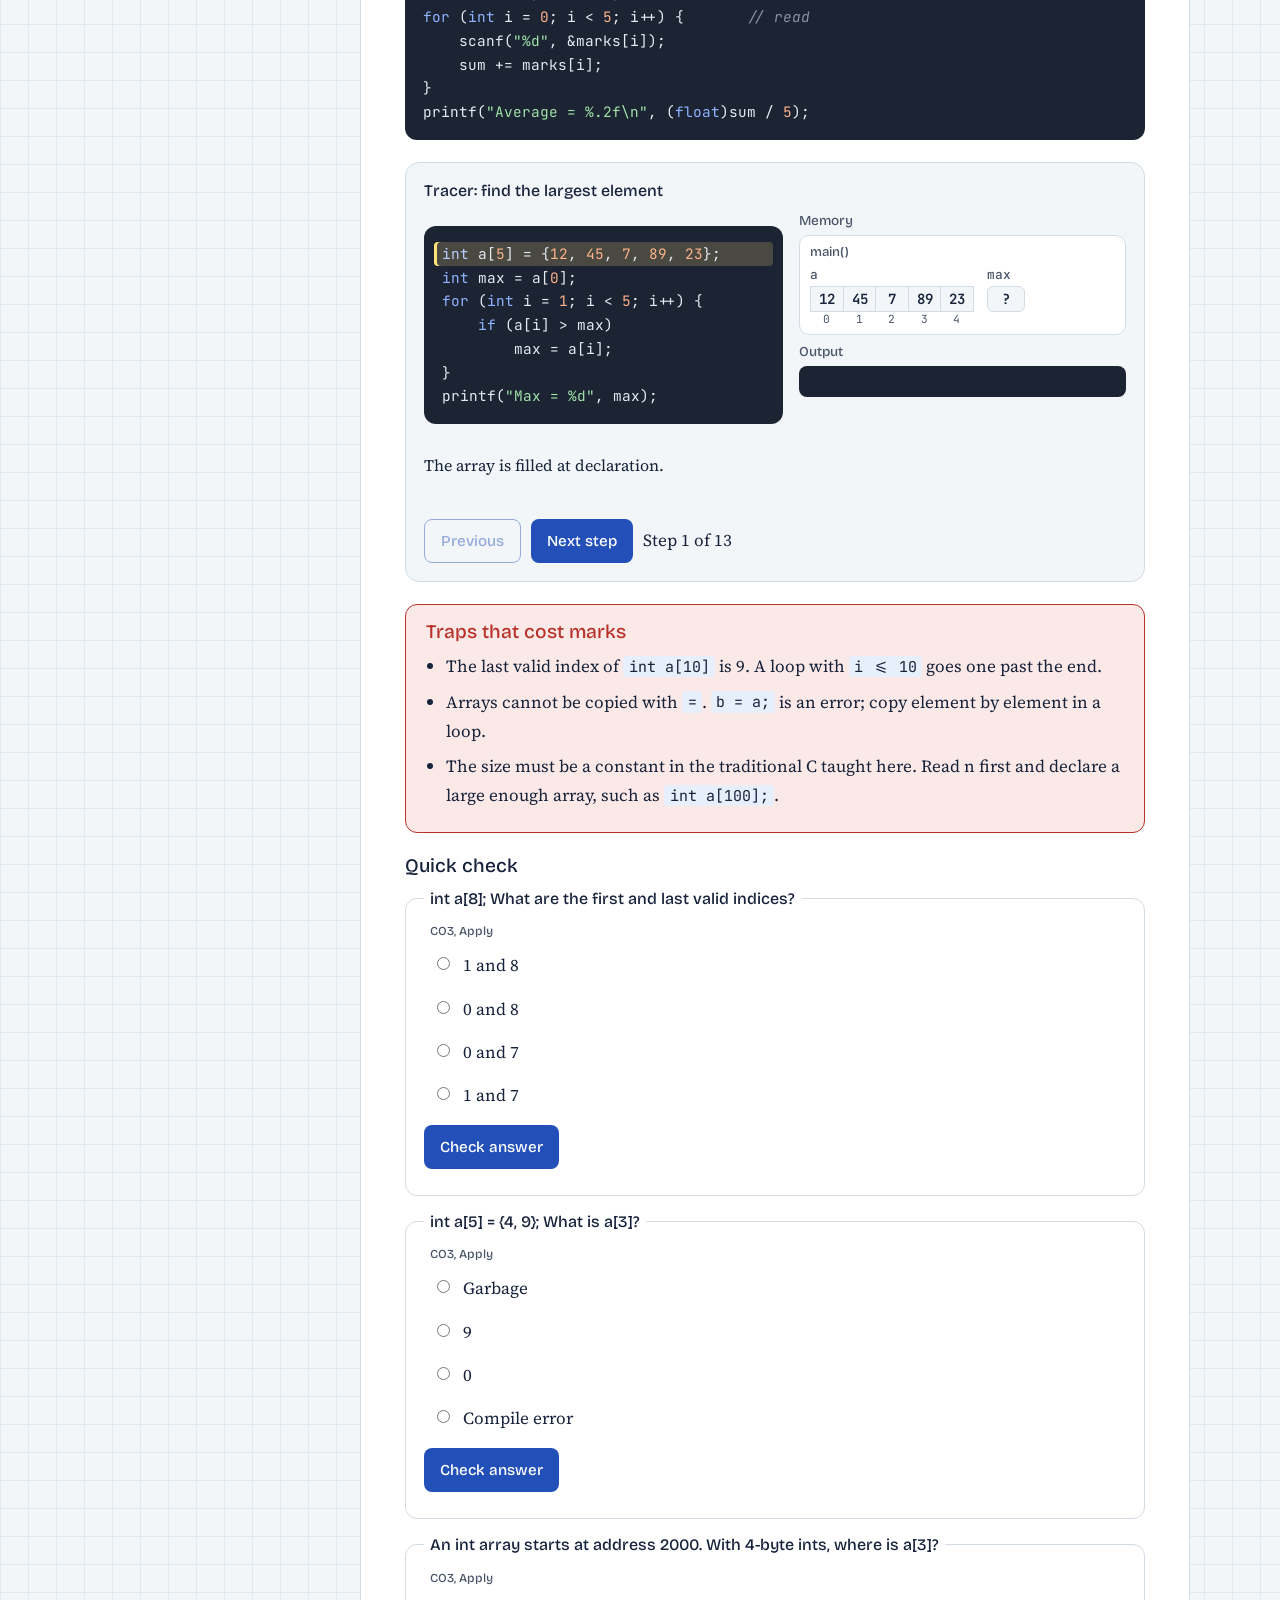
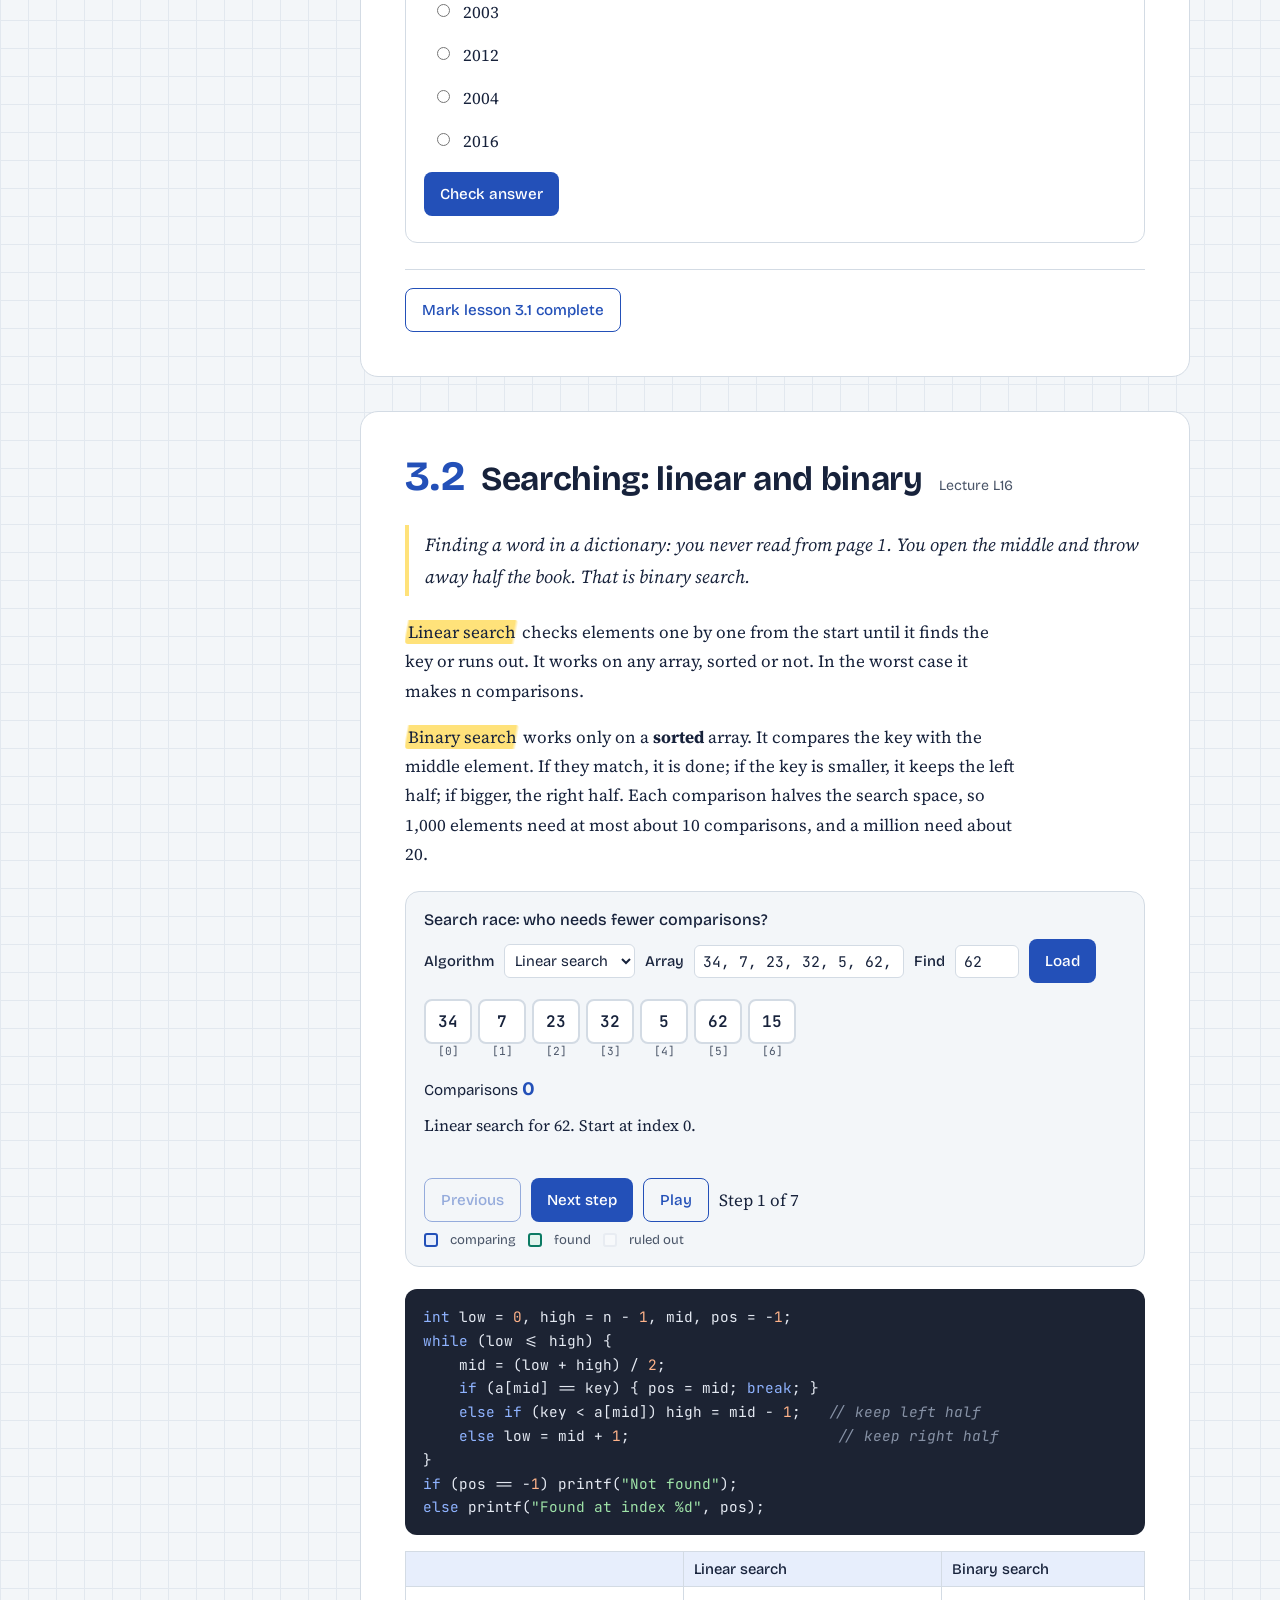
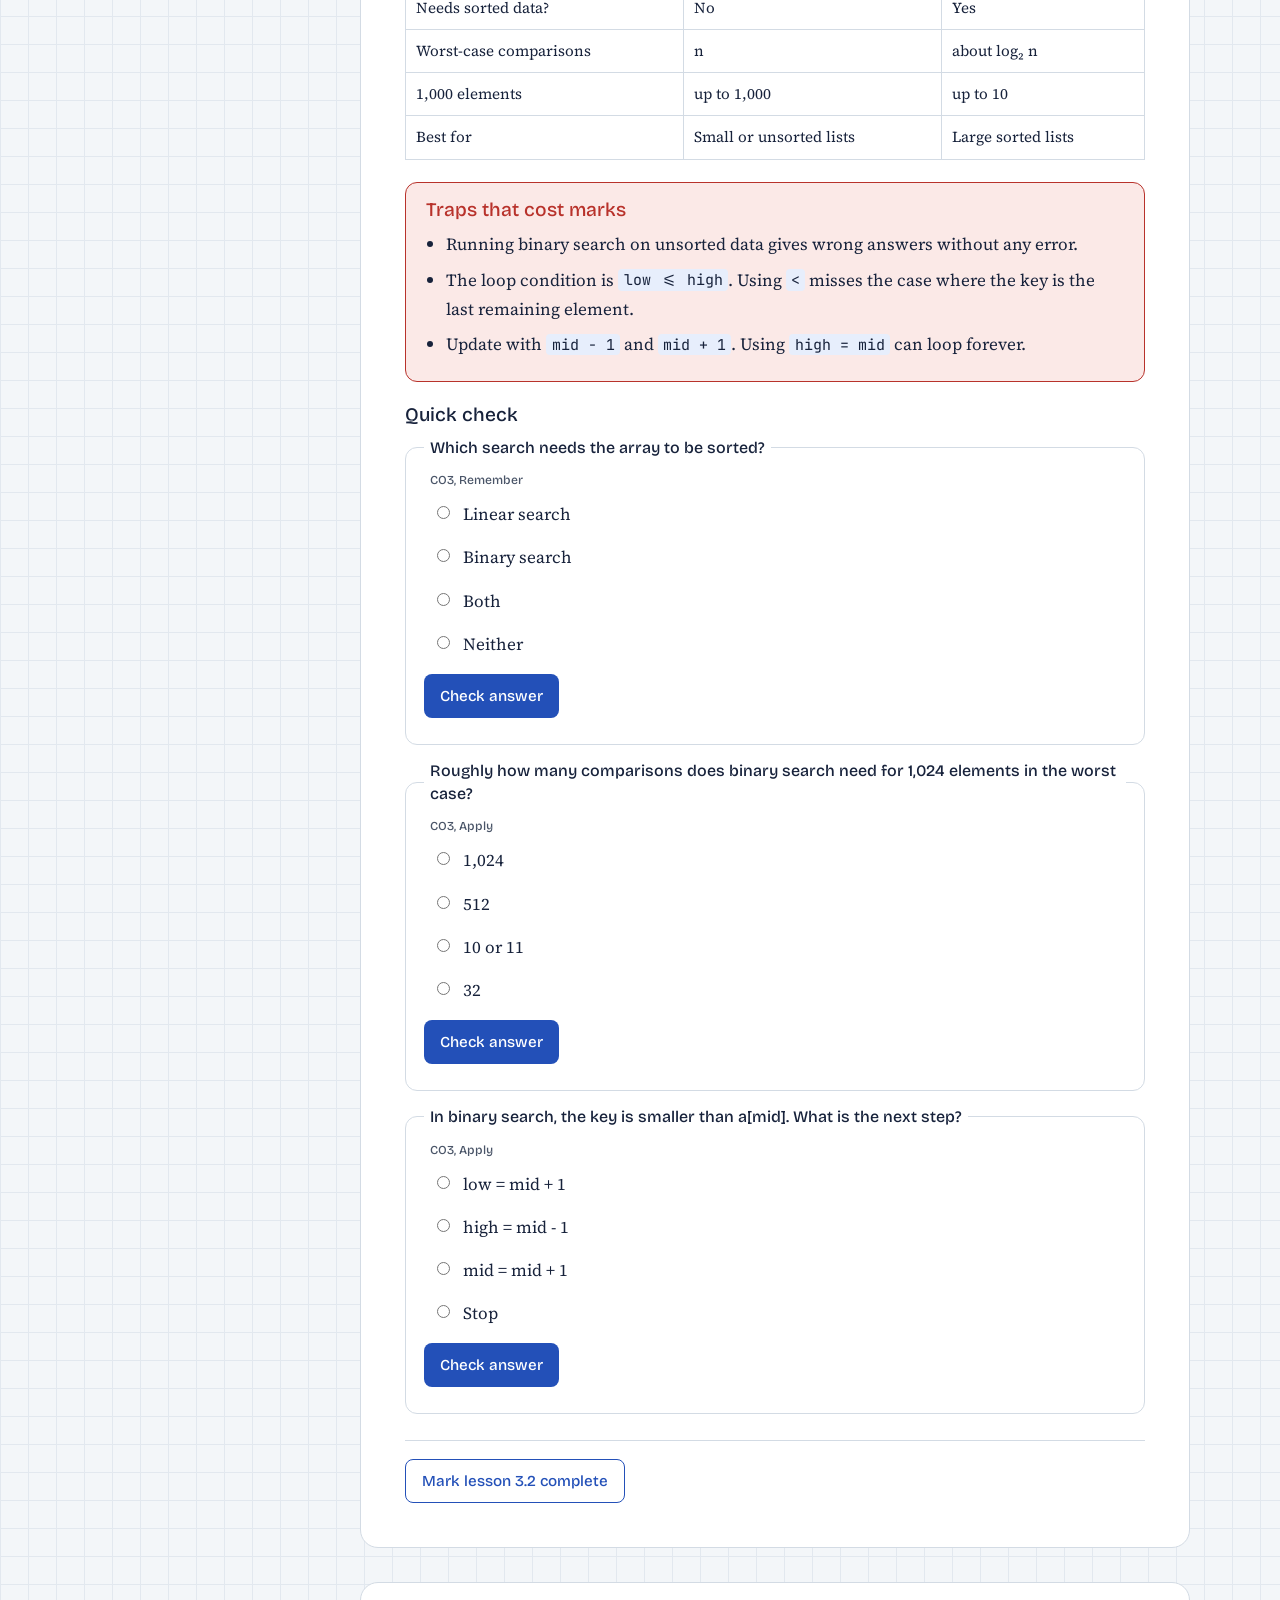
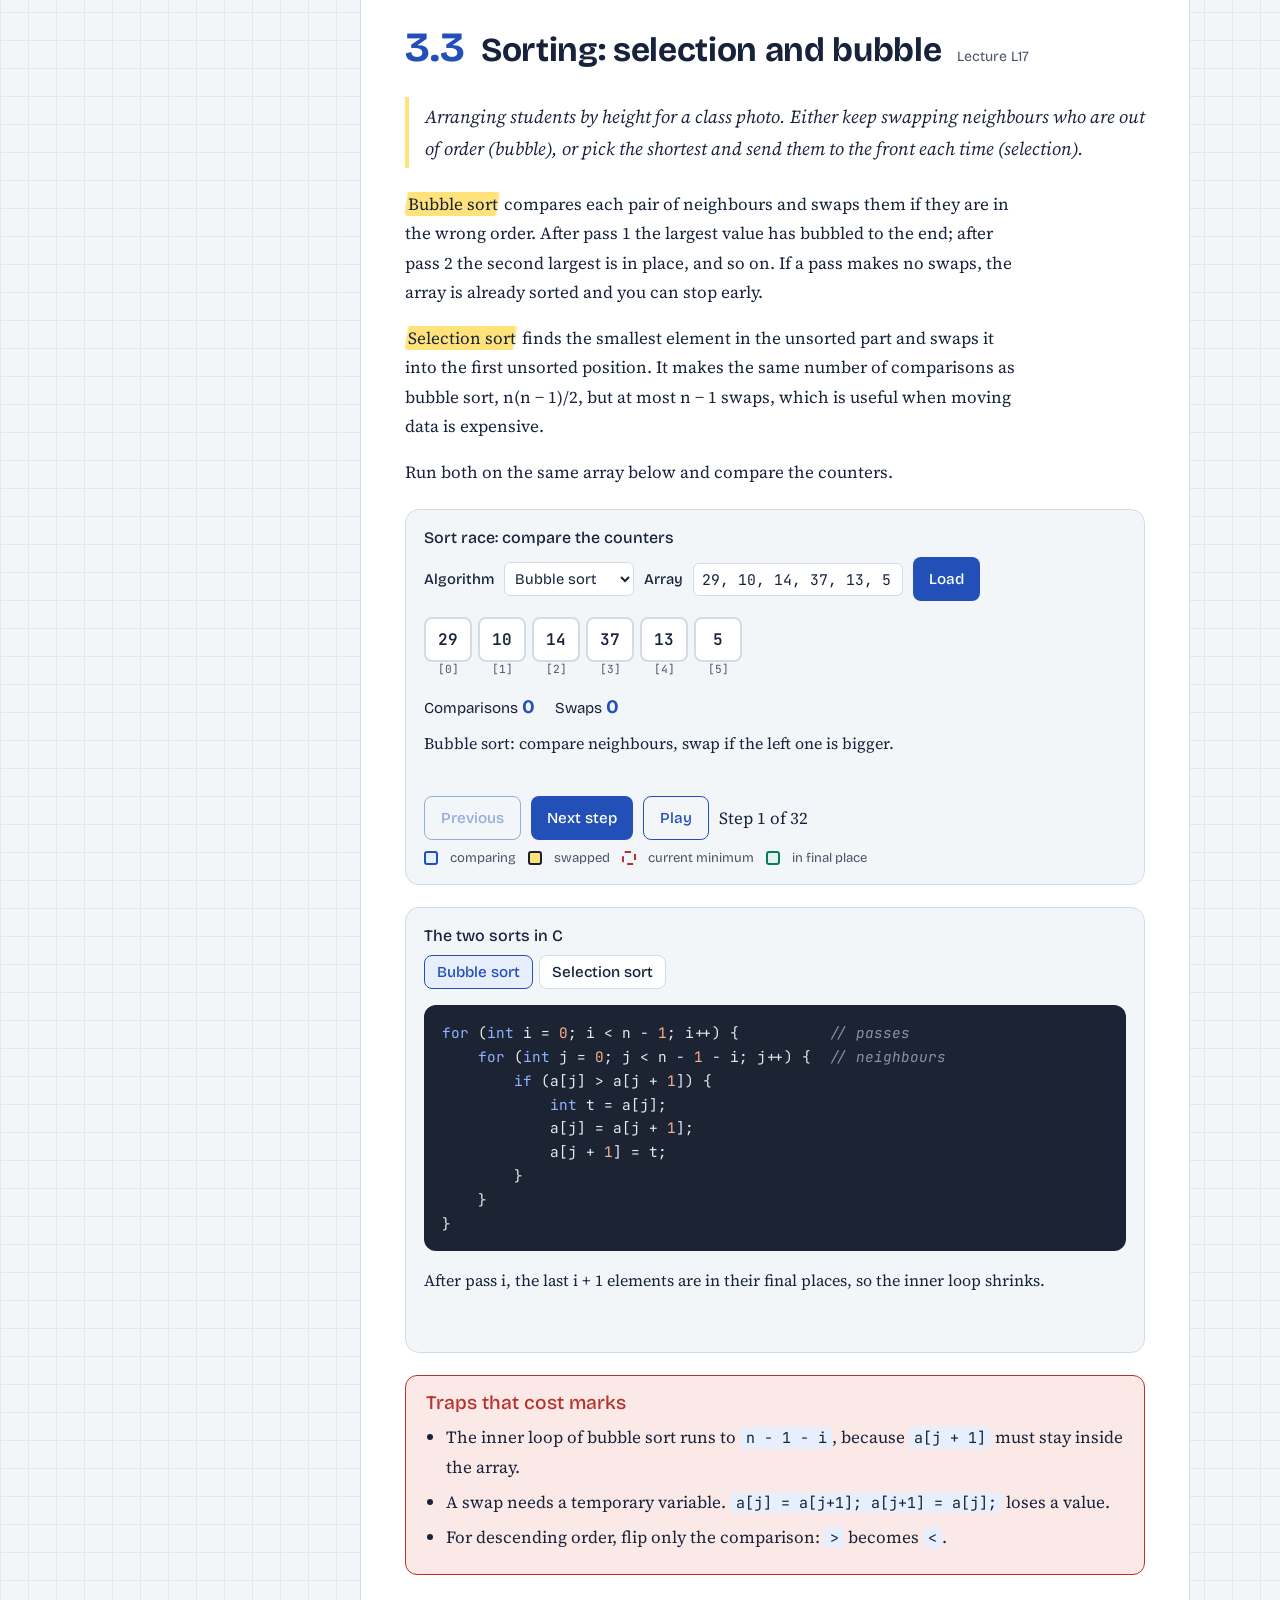
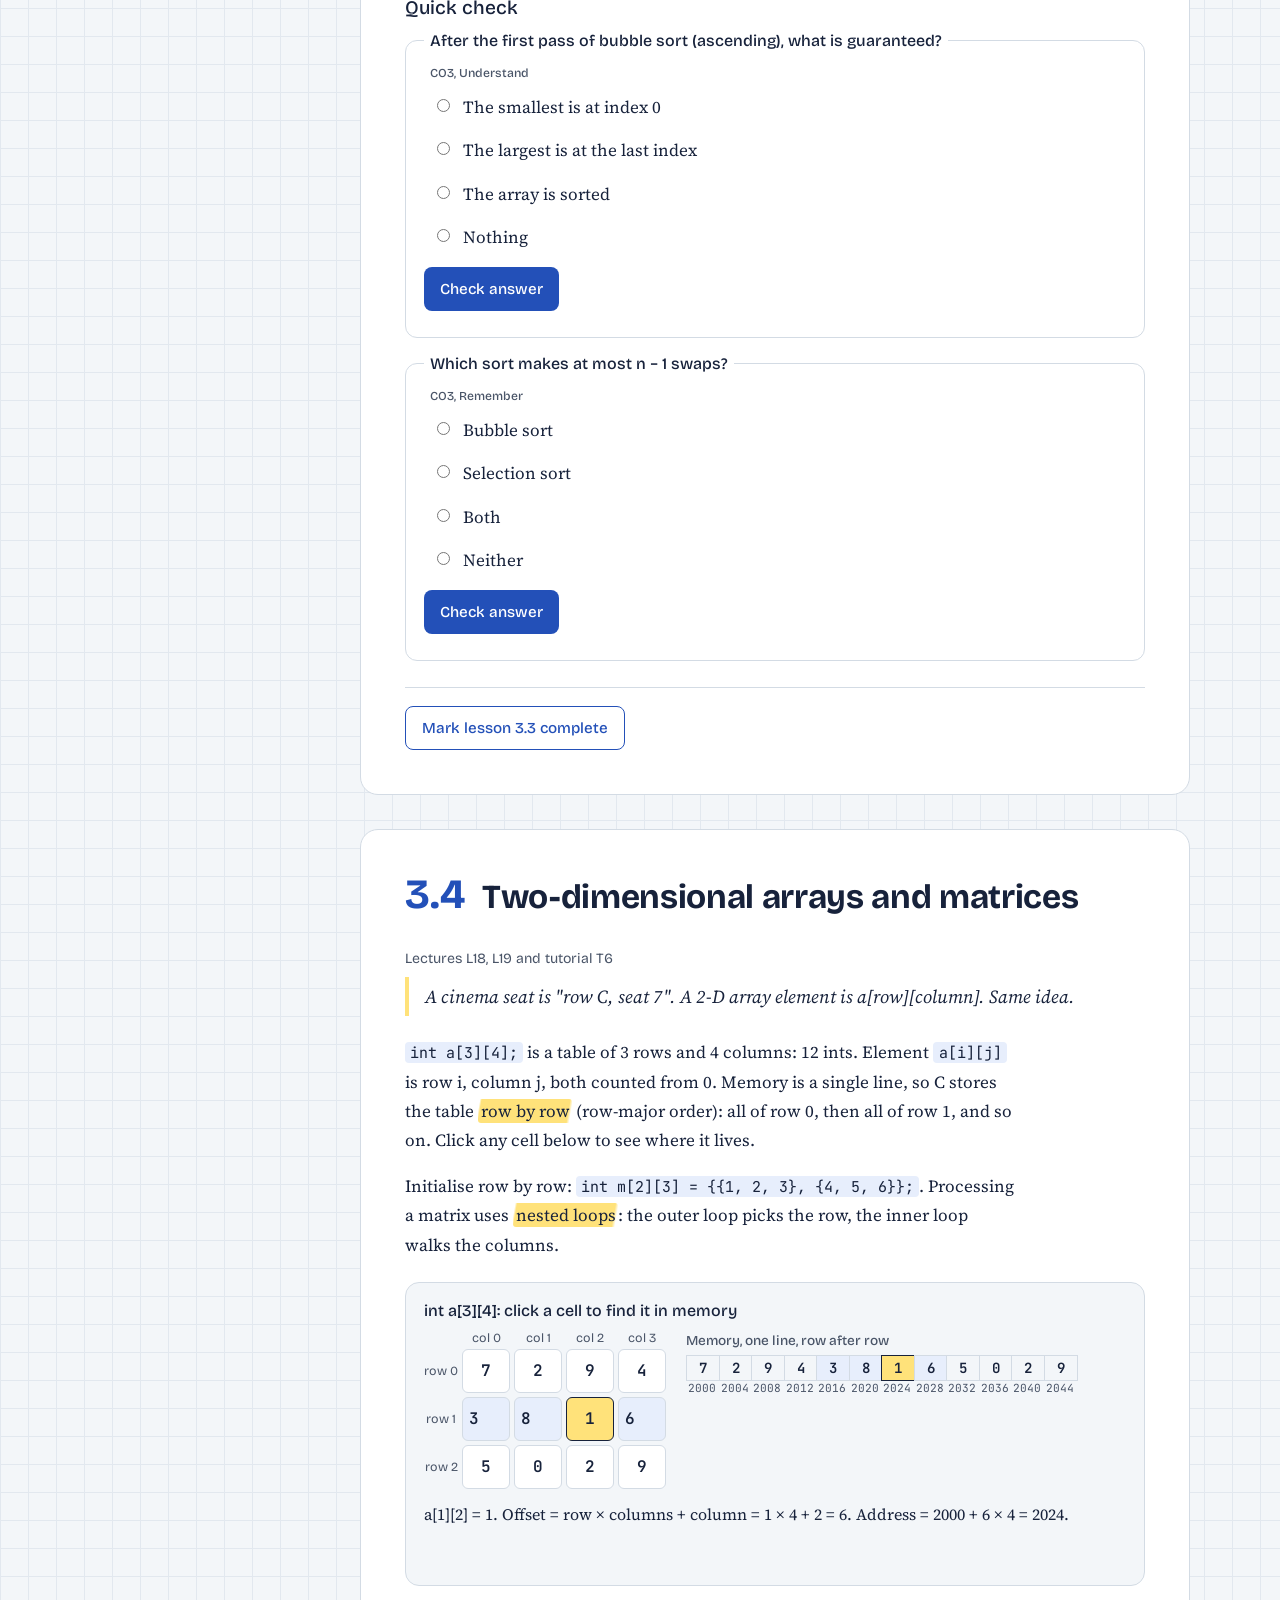
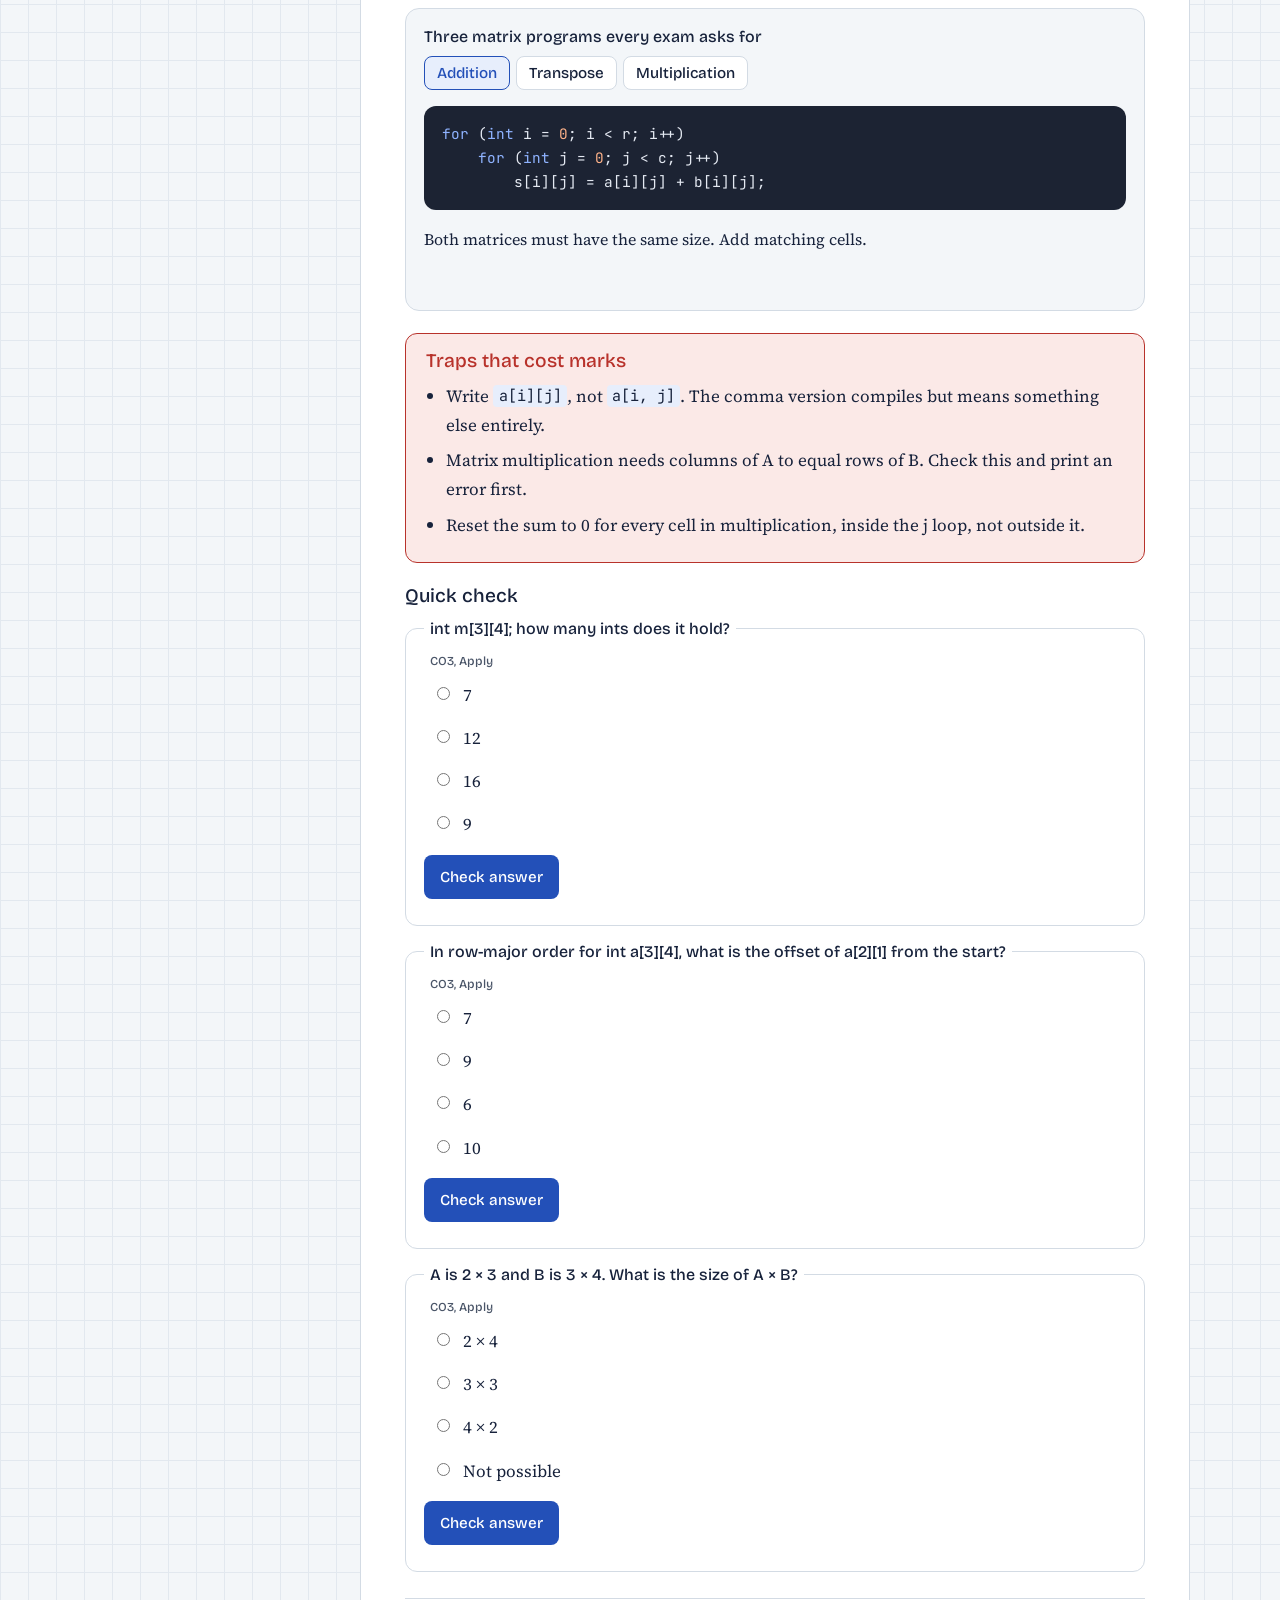
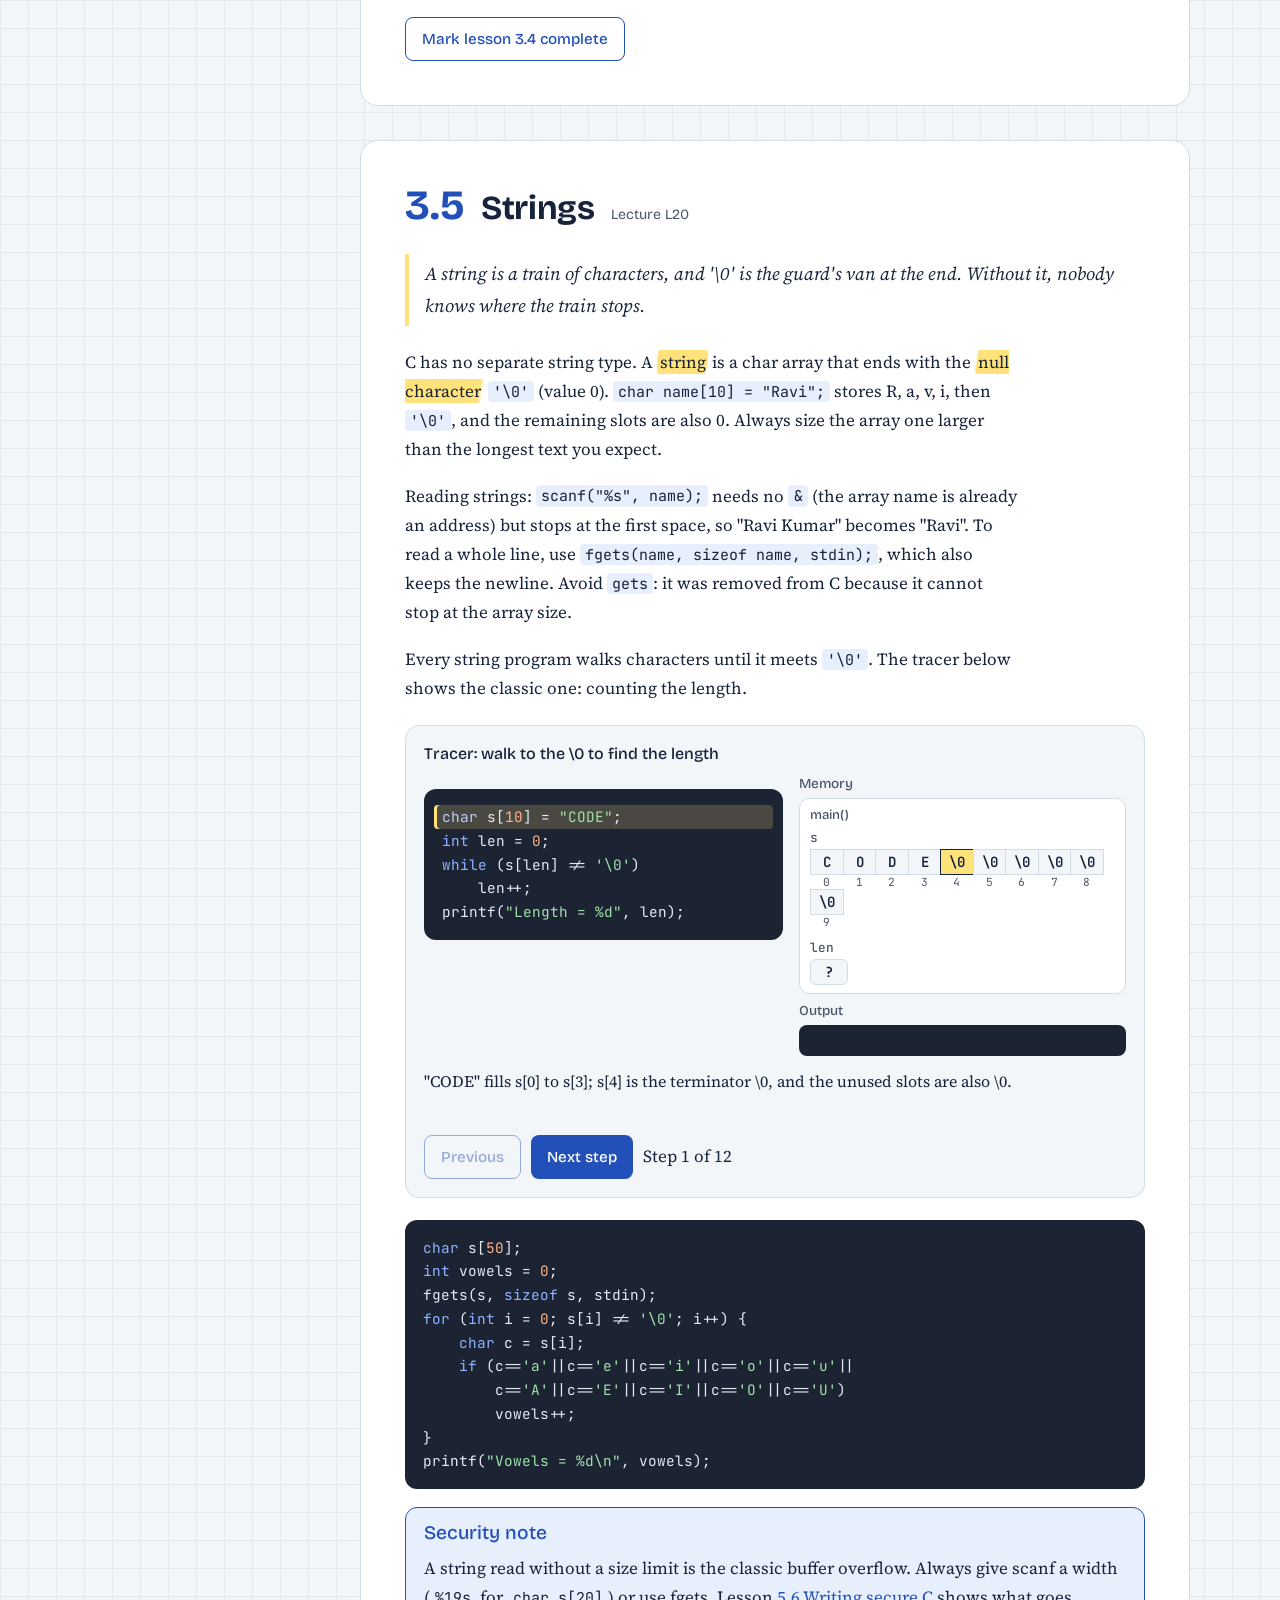
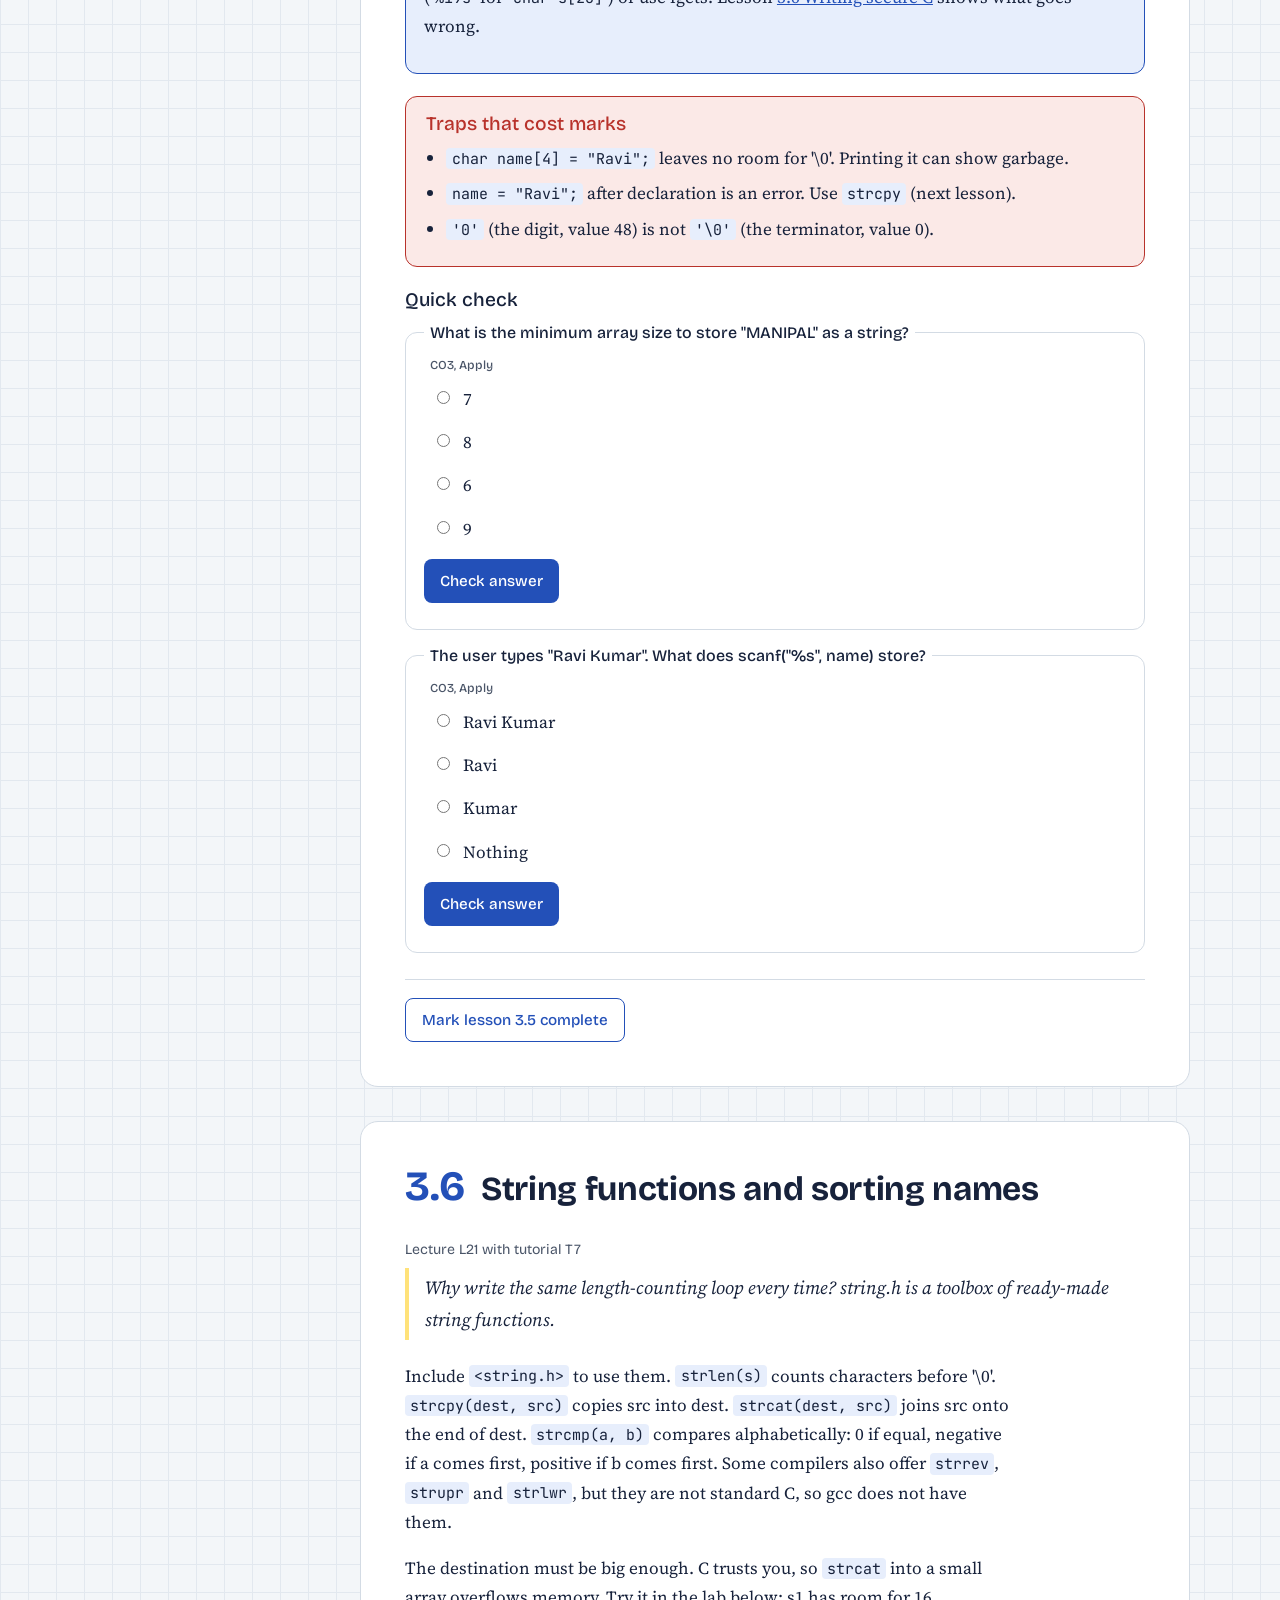
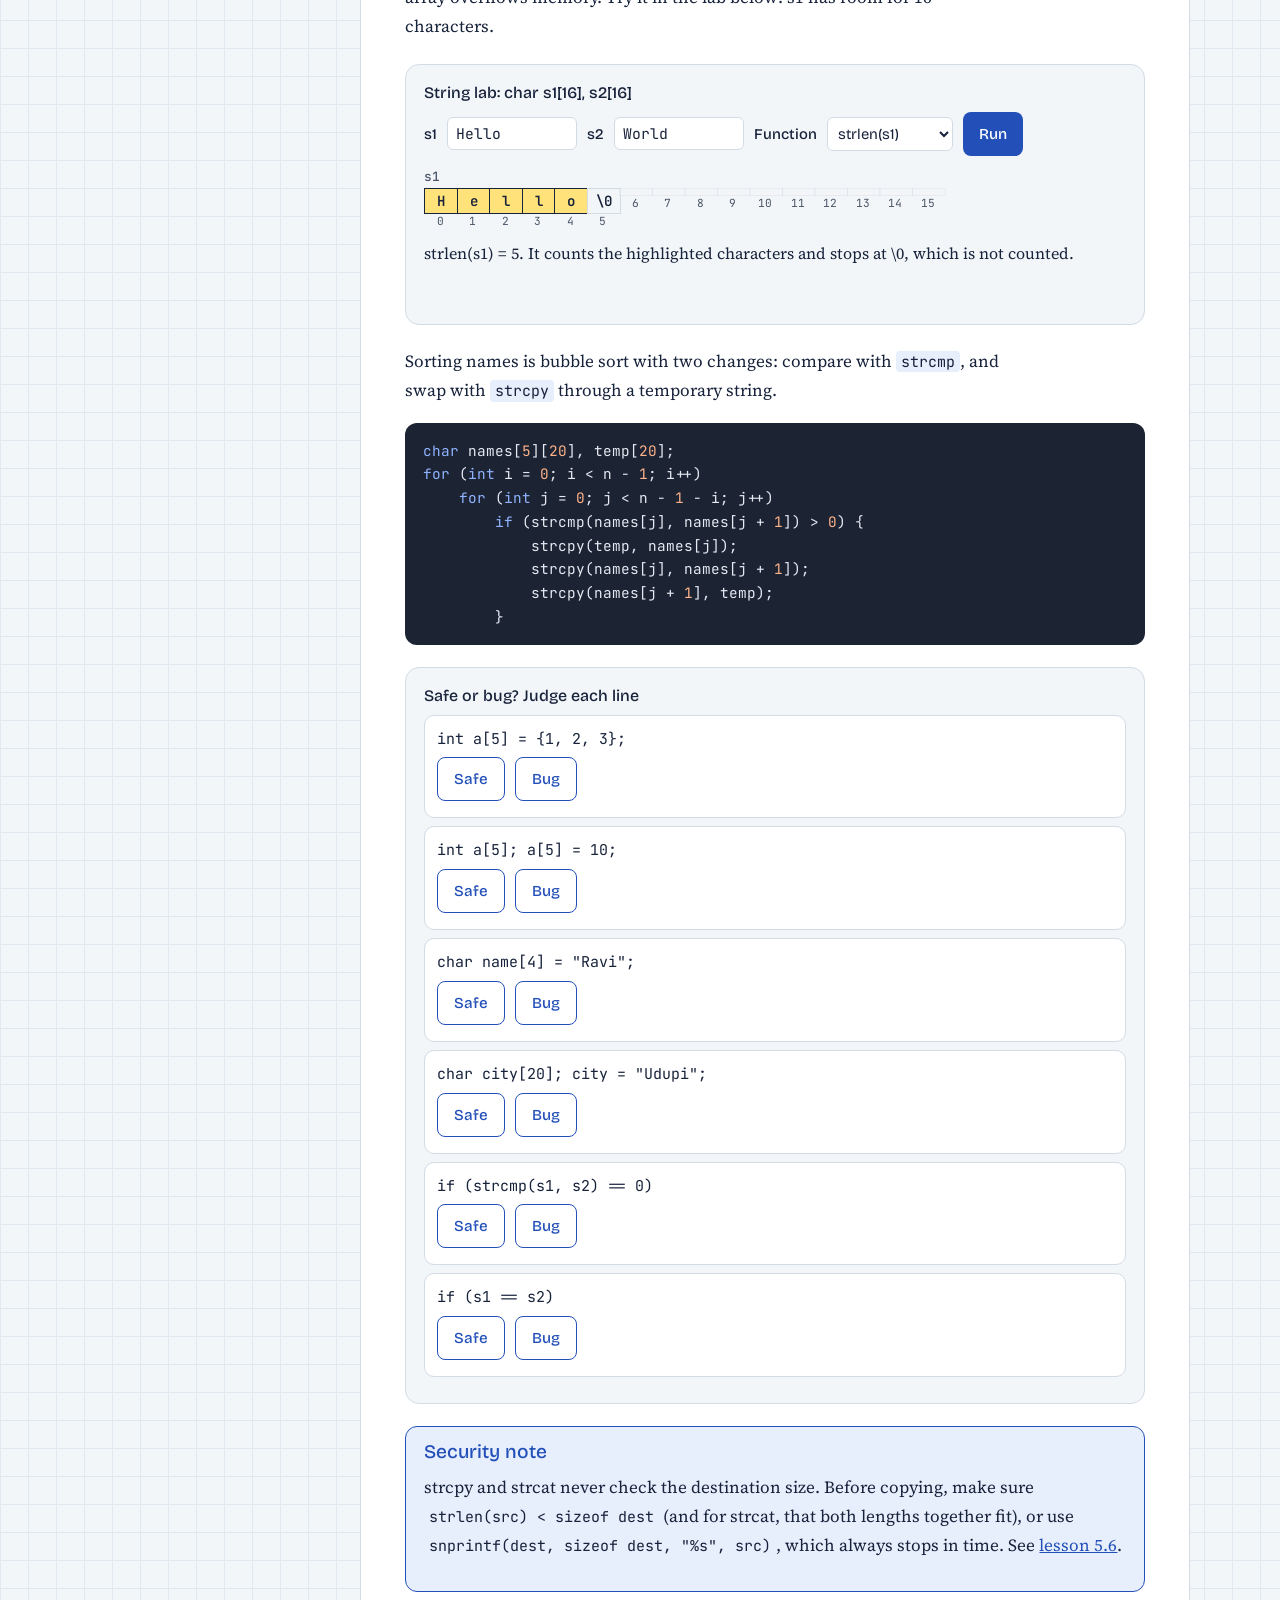
<file: courses/ces1102/unit3.html>
<!DOCTYPE html>
<html lang="en">
<head>
<meta charset="utf-8">
<meta name="viewport" content="width=device-width, initial-scale=1, viewport-fit=cover">
<title>Unit 3: Arrays and strings | PPS, the visual way</title>
<meta name="description" content="CES 1102 Unit 3: Arrays and strings.">
<meta name="theme-color" content="#2350B8">
<meta name="apple-mobile-web-app-capable" content="yes">
<meta name="mobile-web-app-capable" content="yes">
<meta name="apple-mobile-web-app-title" content="Visual Way">
<link rel="manifest" href="../../manifest.webmanifest">
<link rel="icon" type="image/png" sizes="192x192" href="../../assets/icons/icon-192.png">
<link rel="apple-touch-icon" href="../../assets/icons/apple-touch-icon.png">
<link rel="preconnect" href="https://fonts.googleapis.com">
<link rel="preconnect" href="https://fonts.gstatic.com" crossorigin>
<link href="https://fonts.googleapis.com/css2?family=Bricolage+Grotesque:opsz,wght@12..96,500;12..96,700&family=Source+Serif+4:ital,opsz,wght@0,8..60,400;0,8..60,600;1,8..60,400&family=JetBrains+Mono:wght@400;600&display=swap" rel="stylesheet">
<link rel="stylesheet" href="../../assets/style.css">
</head>
<body data-page="unit" data-course="ces1102" data-unit="3" data-root="../../">
<svg width="0" height="0" style="position:absolute" aria-hidden="true" focusable="false"><defs><marker id="mk" viewBox="0 0 10 10" refX="8" refY="5" markerWidth="7" markerHeight="7" orient="auto-start-reverse"><path d="M2 1L8 5L2 9" fill="none" stroke="currentColor" stroke-width="1.6"/></marker></defs></svg>
<header class="topbar"><div class="topbar-in"><a class="brand" href="../../index.html">The Visual Way</a><nav class="unitnav" aria-label="Course"><a href="index.html">Course</a><a href="unit1.html">Unit 1</a><a href="unit2.html">Unit 2</a><a href="unit3.html" aria-current="page">Unit 3</a><a href="unit4.html">Unit 4</a><a href="unit5.html">Unit 5</a><a href="practice.html">Practice</a><a href="sdl.html">Projects</a><a href="exam.html">Exam prep</a><a href="progress.html">My progress</a></nav><a class="searchlink" href="search.html" aria-label="Search the course" title="Search"><svg viewBox="0 0 24 24" width="20" height="20" aria-hidden="true"><circle cx="10.5" cy="10.5" r="6.5" fill="none" stroke="currentColor" stroke-width="2"/><path d="M15.5 15.5 21 21" stroke="currentColor" stroke-width="2" stroke-linecap="round"/></svg></a><button class="learner-chip" type="button">Choose learner</button></div></header>
<div class="wrap layout" style="margin-top:28px">
<nav class="rail" aria-label="Lessons in this unit"><h4>Unit 3 lessons</h4><ol id="railList"></ol><div class="bar" aria-hidden="true"><i id="barFill"></i></div><small id="progText"></small></nav>
<main>
<section class="unit" id="unit-3">
  <div class="intro">
    <h1 class="unit-title">Unit 3: Arrays and strings</h1>
    <p>So far each variable held one value. Real problems involve 60 students' marks, a 3 × 3 matrix or a name. Arrays let one name hold many values, and this unit shows how to search, sort and process them.</p>
    <div class="mindmap" data-center="Unit 3|Arrays and strings"></div>
  </div>

  <!-- 3.1 -->
  <section class="lesson" id="u3l1" data-title="3.1 One-dimensional arrays" aria-labelledby="u3l1h">
    <div class="lesson-head"><span class="num">3.1</span><h2 id="u3l1h">One-dimensional arrays</h2><span class="lec">Lecture L14 with tutorial T5</span></div>
    <p class="hook">A row of numbered lockers in a hostel corridor. One corridor name, many lockers, and the numbering starts at 0.</p>
    <figure class="fig-r">
      <svg viewBox="0 0 330 150" role="img" aria-labelledby="u3arrT">
        <title id="u3arrT">int marks[5] stored in five consecutive 4-byte slots starting at address 1000</title>
        <text class="sv-t" x="0" y="20">int marks[5]</text>
        <g><rect class="sv-box" x="10" y="40" width="60" height="40"/><rect class="sv-box" x="70" y="40" width="60" height="40"/><rect class="sv-box" x="130" y="40" width="60" height="40"/><rect class="sv-box" x="190" y="40" width="60" height="40"/><rect class="sv-box" x="250" y="40" width="60" height="40"/></g>
        <text class="sv-t" x="40" y="65" text-anchor="middle">72</text><text class="sv-t" x="100" y="65" text-anchor="middle">85</text><text class="sv-t" x="160" y="65" text-anchor="middle">64</text><text class="sv-t" x="220" y="65" text-anchor="middle">90</text><text class="sv-t" x="280" y="65" text-anchor="middle">58</text>
        <text class="sv-s" x="40" y="98" text-anchor="middle">[0]</text><text class="sv-s" x="100" y="98" text-anchor="middle">[1]</text><text class="sv-s" x="160" y="98" text-anchor="middle">[2]</text><text class="sv-s" x="220" y="98" text-anchor="middle">[3]</text><text class="sv-s" x="280" y="98" text-anchor="middle">[4]</text>
        <text class="sv-s" x="40" y="118" text-anchor="middle">1000</text><text class="sv-s" x="100" y="118" text-anchor="middle">1004</text><text class="sv-s" x="160" y="118" text-anchor="middle">1008</text><text class="sv-s" x="220" y="118" text-anchor="middle">1012</text><text class="sv-s" x="280" y="118" text-anchor="middle">1016</text>
        <text class="sv-s" x="10" y="142">Index on top, address below: each step is sizeof(int) = 4 bytes.</text>
      </svg>
      <figcaption>Elements sit side by side, so address of marks[i] = base + i × size.</figcaption>
    </figure>
    <div class="prose">
      <p>An <mark>array</mark> is a fixed-size collection of elements of the same type, stored next to each other in memory. <code>int marks[5];</code> creates five ints called <code>marks[0]</code> to <code>marks[4]</code>. The number in brackets at declaration is the size; the number in brackets later is the <mark>index</mark>, which runs from 0 to size − 1.</p>
      <p>You can initialise at declaration: <code>int a[5] = {1, 2, 3};</code> fills the rest with 0, and <code>int a[] = {4, 5, 6};</code> lets the compiler count the size (3). Arrays and for loops are natural partners, because the loop counter becomes the index.</p>
      <p>C does <mark>no bounds checking</mark>. Writing to <code>marks[5]</code> compiles, then quietly overwrites some other memory. That bug is behind many crashes and security holes, so check your loop limits.</p>
    </div>
    <div class="clear"></div>
<pre class="c" data-hl>
int marks[5], sum = 0;
for (int i = 0; i &lt; 5; i++) {       // read
    scanf("%d", &amp;marks[i]);
    sum += marks[i];
}
printf("Average = %.2f\n", (float)sum / 5);</pre>
    <div class="widget tracer" data-t="u3max"></div>
    <div class="traps">
      <h3>Traps that cost marks</h3>
      <ul>
        <li>The last valid index of <code>int a[10]</code> is 9. A loop with <code>i &lt;= 10</code> goes one past the end.</li>
        <li>Arrays cannot be copied with <code>=</code>. <code>b = a;</code> is an error; copy element by element in a loop.</li>
        <li>The size must be a constant in the traditional C taught here. Read n first and declare a large enough array, such as <code>int a[100];</code>.</li>
      </ul>
    </div>
    <h3>Quick check</h3>
    <div class="qc" data-set="u3l1"></div>
    <div class="complete row"><button class="btn ghost" data-done="u3l1"></button></div>
  </section>

  <!-- 3.2 -->
  <section class="lesson" id="u3l2" data-title="3.2 Searching: linear and binary" aria-labelledby="u3l2h">
    <div class="lesson-head"><span class="num">3.2</span><h2 id="u3l2h">Searching: linear and binary</h2><span class="lec">Lecture L16</span></div>
    <p class="hook">Finding a word in a dictionary: you never read from page 1. You open the middle and throw away half the book. That is binary search.</p>
    <div class="prose">
      <p><mark>Linear search</mark> checks elements one by one from the start until it finds the key or runs out. It works on any array, sorted or not. In the worst case it makes n comparisons.</p>
      <p><mark>Binary search</mark> works only on a <b>sorted</b> array. It compares the key with the middle element. If they match, it is done; if the key is smaller, it keeps the left half; if bigger, the right half. Each comparison halves the search space, so 1,000 elements need at most about 10 comparisons, and a million need about 20.</p>
    </div>
    <div class="widget arrplayer" data-mode="search"></div>
<pre class="c" data-hl>
int low = 0, high = n - 1, mid, pos = -1;
while (low &lt;= high) {
    mid = (low + high) / 2;
    if (a[mid] == key) { pos = mid; break; }
    else if (key &lt; a[mid]) high = mid - 1;   // keep left half
    else low = mid + 1;                       // keep right half
}
if (pos == -1) printf("Not found");
else printf("Found at index %d", pos);</pre>
    <div class="tbl"><table>
      <thead><tr><th><span class="sr-only">Feature</span></th><th>Linear search</th><th>Binary search</th></tr></thead>
      <tbody>
        <tr><td>Needs sorted data?</td><td>No</td><td>Yes</td></tr>
        <tr><td>Worst-case comparisons</td><td>n</td><td>about log₂ n</td></tr>
        <tr><td>1,000 elements</td><td>up to 1,000</td><td>up to 10</td></tr>
        <tr><td>Best for</td><td>Small or unsorted lists</td><td>Large sorted lists</td></tr>
      </tbody>
    </table></div>
    <div class="traps">
      <h3>Traps that cost marks</h3>
      <ul>
        <li>Running binary search on unsorted data gives wrong answers without any error.</li>
        <li>The loop condition is <code>low &lt;= high</code>. Using <code>&lt;</code> misses the case where the key is the last remaining element.</li>
        <li>Update with <code>mid - 1</code> and <code>mid + 1</code>. Using <code>high = mid</code> can loop forever.</li>
      </ul>
    </div>
    <h3>Quick check</h3>
    <div class="qc" data-set="u3l2"></div>
    <div class="complete row"><button class="btn ghost" data-done="u3l2"></button></div>
  </section>

  <!-- 3.3 -->
  <section class="lesson" id="u3l3" data-title="3.3 Sorting: selection and bubble" aria-labelledby="u3l3h">
    <div class="lesson-head"><span class="num">3.3</span><h2 id="u3l3h">Sorting: selection and bubble</h2><span class="lec">Lecture L17</span></div>
    <p class="hook">Arranging students by height for a class photo. Either keep swapping neighbours who are out of order (bubble), or pick the shortest and send them to the front each time (selection).</p>
    <div class="prose">
      <p><mark>Bubble sort</mark> compares each pair of neighbours and swaps them if they are in the wrong order. After pass 1 the largest value has bubbled to the end; after pass 2 the second largest is in place, and so on. If a pass makes no swaps, the array is already sorted and you can stop early.</p>
      <p><mark>Selection sort</mark> finds the smallest element in the unsorted part and swaps it into the first unsorted position. It makes the same number of comparisons as bubble sort, n(n − 1)/2, but at most n − 1 swaps, which is useful when moving data is expensive.</p>
      <p>Run both on the same array below and compare the counters.</p>
    </div>
    <div class="widget arrplayer" data-mode="sort"></div>
    <div class="widget tabsw" data-k="u3sorts"></div>
    <div class="traps">
      <h3>Traps that cost marks</h3>
      <ul>
        <li>The inner loop of bubble sort runs to <code>n - 1 - i</code>, because <code>a[j + 1]</code> must stay inside the array.</li>
        <li>A swap needs a temporary variable. <code>a[j] = a[j+1]; a[j+1] = a[j];</code> loses a value.</li>
        <li>For descending order, flip only the comparison: <code>&gt;</code> becomes <code>&lt;</code>.</li>
      </ul>
    </div>
    <h3>Quick check</h3>
    <div class="qc" data-set="u3l3"></div>
    <div class="complete row"><button class="btn ghost" data-done="u3l3"></button></div>
  </section>

  <!-- 3.4 -->
  <section class="lesson" id="u3l4" data-title="3.4 Two-dimensional arrays and matrices" aria-labelledby="u3l4h">
    <div class="lesson-head"><span class="num">3.4</span><h2 id="u3l4h">Two-dimensional arrays and matrices</h2><span class="lec">Lectures L18, L19 and tutorial T6</span></div>
    <p class="hook">A cinema seat is "row C, seat 7". A 2-D array element is a[row][column]. Same idea.</p>
    <div class="prose">
      <p><code>int a[3][4];</code> is a table of 3 rows and 4 columns: 12 ints. Element <code>a[i][j]</code> is row i, column j, both counted from 0. Memory is a single line, so C stores the table <mark>row by row</mark> (row-major order): all of row 0, then all of row 1, and so on. Click any cell below to see where it lives.</p>
      <p>Initialise row by row: <code>int m[2][3] = {{1, 2, 3}, {4, 5, 6}};</code>. Processing a matrix uses <mark>nested loops</mark>: the outer loop picks the row, the inner loop walks the columns.</p>
    </div>
    <div class="widget" id="matrixlab"></div>
    <div class="widget tabsw" data-k="u3mat"></div>
    <div class="traps">
      <h3>Traps that cost marks</h3>
      <ul>
        <li>Write <code>a[i][j]</code>, not <code>a[i, j]</code>. The comma version compiles but means something else entirely.</li>
        <li>Matrix multiplication needs columns of A to equal rows of B. Check this and print an error first.</li>
        <li>Reset the sum to 0 for every cell in multiplication, inside the j loop, not outside it.</li>
      </ul>
    </div>
    <h3>Quick check</h3>
    <div class="qc" data-set="u3l4"></div>
    <div class="complete row"><button class="btn ghost" data-done="u3l4"></button></div>
  </section>

  <!-- 3.5 -->
  <section class="lesson" id="u3l5" data-title="3.5 Strings" aria-labelledby="u3l5h">
    <div class="lesson-head"><span class="num">3.5</span><h2 id="u3l5h">Strings</h2><span class="lec">Lecture L20</span></div>
    <p class="hook">A string is a train of characters, and '\0' is the guard's van at the end. Without it, nobody knows where the train stops.</p>
    <div class="prose">
      <p>C has no separate string type. A <mark>string</mark> is a char array that ends with the <mark>null character</mark> <code>'\0'</code> (value 0). <code>char name[10] = "Ravi";</code> stores R, a, v, i, then <code>'\0'</code>, and the remaining slots are also 0. Always size the array one larger than the longest text you expect.</p>
      <p>Reading strings: <code>scanf("%s", name);</code> needs no <code>&amp;</code> (the array name is already an address) but stops at the first space, so "Ravi Kumar" becomes "Ravi". To read a whole line, use <code>fgets(name, sizeof name, stdin);</code>, which also keeps the newline. Avoid <code>gets</code>: it was removed from C because it cannot stop at the array size.</p>
      <p>Every string program walks characters until it meets <code>'\0'</code>. The tracer below shows the classic one: counting the length.</p>
    </div>
    <div class="widget tracer" data-t="u3len"></div>
<pre class="c" data-hl>
char s[50];
int vowels = 0;
fgets(s, sizeof s, stdin);
for (int i = 0; s[i] != '\0'; i++) {
    char c = s[i];
    if (c=='a'||c=='e'||c=='i'||c=='o'||c=='u'||
        c=='A'||c=='E'||c=='I'||c=='O'||c=='U')
        vowels++;
}
printf("Vowels = %d\n", vowels);</pre>
        <div class="security"><h3>Security note</h3><p>A string read without a size limit is the classic buffer overflow. Always give scanf a width (<code>%19s</code> for <code>char s[20]</code>) or use fgets. Lesson <a href="unit5.html#u5l6">5.6 Writing secure C</a> shows what goes wrong.</p></div>
    <div class="traps">
      <h3>Traps that cost marks</h3>
      <ul>
        <li><code>char name[4] = "Ravi";</code> leaves no room for '\0'. Printing it can show garbage.</li>
        <li><code>name = "Ravi";</code> after declaration is an error. Use <code>strcpy</code> (next lesson).</li>
        <li><code>'0'</code> (the digit, value 48) is not <code>'\0'</code> (the terminator, value 0).</li>
      </ul>
    </div>
    <h3>Quick check</h3>
    <div class="qc" data-set="u3l5"></div>
    <div class="complete row"><button class="btn ghost" data-done="u3l5"></button></div>
  </section>

  <!-- 3.6 -->
  <section class="lesson" id="u3l6" data-title="3.6 String functions and sorting names" aria-labelledby="u3l6h">
    <div class="lesson-head"><span class="num">3.6</span><h2 id="u3l6h">String functions and sorting names</h2><span class="lec">Lecture L21 with tutorial T7</span></div>
    <p class="hook">Why write the same length-counting loop every time? string.h is a toolbox of ready-made string functions.</p>
    <div class="prose">
      <p>Include <code>&lt;string.h&gt;</code> to use them. <code>strlen(s)</code> counts characters before '\0'. <code>strcpy(dest, src)</code> copies src into dest. <code>strcat(dest, src)</code> joins src onto the end of dest. <code>strcmp(a, b)</code> compares alphabetically: 0 if equal, negative if a comes first, positive if b comes first. Some compilers also offer <code>strrev</code>, <code>strupr</code> and <code>strlwr</code>, but they are not standard C, so gcc does not have them.</p>
      <p>The destination must be big enough. C trusts you, so <code>strcat</code> into a small array overflows memory. Try it in the lab below: s1 has room for 16 characters.</p>
    </div>
    <div class="widget" id="strlab"></div>
    <div class="prose"><p>Sorting names is bubble sort with two changes: compare with <code>strcmp</code>, and swap with <code>strcpy</code> through a temporary string.</p></div>
<pre class="c" data-hl>
char names[5][20], temp[20];
for (int i = 0; i &lt; n - 1; i++)
    for (int j = 0; j &lt; n - 1 - i; j++)
        if (strcmp(names[j], names[j + 1]) &gt; 0) {
            strcpy(temp, names[j]);
            strcpy(names[j], names[j + 1]);
            strcpy(names[j + 1], temp);
        }</pre>
    <div class="widget sorterw" data-s="u3safe"></div>
        <div class="security"><h3>Security note</h3><p>strcpy and strcat never check the destination size. Before copying, make sure <code>strlen(src) &lt; sizeof dest</code> (and for strcat, that both lengths together fit), or use <code>snprintf(dest, sizeof dest, "%s", src)</code>, which always stops in time. See <a href="unit5.html#u5l6">lesson 5.6</a>.</p></div>
    <div class="traps">
      <h3>Traps that cost marks</h3>
      <ul>
        <li><code>if (s1 == s2)</code> compares addresses, not text. Use <code>strcmp(s1, s2) == 0</code>.</li>
        <li><code>strcmp</code> is case-sensitive, and uppercase letters come before lowercase in ASCII: "Zoya" sorts before "anu".</li>
        <li><code>strlen</code> does not count '\0', but the array needs space for it: size = strlen + 1.</li>
      </ul>
    </div>
    <h3>Quick check</h3>
    <div class="qc" data-set="u3l6"></div>
    <div class="complete row"><button class="btn ghost" data-done="u3l6"></button></div>
  </section>

  <section class="lesson" id="u3lab" data-title="Practice lab" data-kind="lab" aria-labelledby="u3labh">
<div class="lesson-head"><h2 id="u3labh">Unit 3 practice lab</h2><span class="lec">Tutorials T5, T6, T7 and lectures L19, L20</span></div>
<p class="prose">Try each problem on paper or in gcc before opening the solution. Easy problems apply one idea, medium ones combine ideas, and exam-level ones are the complete programs asked in end-semester papers. Solutions skip input prompts to stay short; add a printf prompt before each scanf in your lab record. Every C solution here compiles cleanly with gcc -Wall and was run on the sample input shown.</p>
<div class="row"><div class="tabs labfilter" role="group" aria-label="Filter problems by level"><button type="button" aria-pressed="true" data-f="all">All</button><button type="button" aria-pressed="false" data-f="easy">Easy</button><button type="button" aria-pressed="false" data-f="medium">Medium</button><button type="button" aria-pressed="false" data-f="exam">Exam level</button></div><p class="labcount" aria-live="polite"></p></div>
<article class="prob" data-level="easy"><div class="prob-h"><span class="lvl easy">Easy</span><h3>3A. Reverse an array in place</h3><span class="lec">Practises lesson 3.1</span></div><p>Read n and n integers, reverse the array without using a second array, and print it.</p>
<div class="io"><div><div class="tr-l">Sample input</div><pre class="tr-out">5
1 2 3 4 5
</pre></div><div><div class="tr-l">Expected output</div><pre class="tr-out">5 4 3 2 1 
</pre></div></div>
<details class="reveal"><summary>Hint</summary><p>Swap a[i] with a[n - 1 - i], but only for the first half.</p></details>
<details class="reveal"><summary>Show solution</summary><pre class="c" data-hl>#include &lt;stdio.h&gt;
int main(void)
{
    int n, a[100];
    scanf("%d", &amp;n);
    for (int i = 0; i &lt; n; i++) scanf("%d", &amp;a[i]);
    for (int i = 0; i &lt; n / 2; i++) {
        int t = a[i];
        a[i] = a[n - 1 - i];
        a[n - 1 - i] = t;
    }
    for (int i = 0; i &lt; n; i++) printf("%d ", a[i]);
    printf("\n");
    return 0;
}</pre><p>Looping all the way to n would swap every pair twice and put the array back as it was.</p></details>
<div class="row" style="margin-top:12px"><button class="btn ghost" type="button" data-solved="u3labA">Mark as solved</button></div></article>
<article class="prob" data-level="easy"><div class="prob-h"><span class="lvl easy">Easy</span><h3>3B. Count positive, negative, even and odd</h3><span class="lec">Practises lesson 3.1</span></div><p>Read n integers into an array and count how many are positive, negative and zero, and how many are even and odd.</p>
<div class="io"><div><div class="tr-l">Sample input</div><pre class="tr-out">6
4 -3 0 7 -8 5
</pre></div><div><div class="tr-l">Expected output</div><pre class="tr-out">Positive 3, Negative 2, Zero 1
Even 3, Odd 3
</pre></div></div>
<details class="reveal"><summary>Hint</summary><p>One loop, two independent tests per element.</p></details>
<details class="reveal"><summary>Show solution</summary><pre class="c" data-hl>#include &lt;stdio.h&gt;
int main(void)
{
    int n, a[100], pos = 0, neg = 0, zero = 0, even = 0, odd = 0;
    scanf("%d", &amp;n);
    for (int i = 0; i &lt; n; i++) {
        scanf("%d", &amp;a[i]);
        if (a[i] &gt; 0) pos++;
        else if (a[i] &lt; 0) neg++;
        else zero++;
        if (a[i] % 2 == 0) even++;
        else odd++;
    }
    printf("Positive %d, Negative %d, Zero %d\n", pos, neg, zero);
    printf("Even %d, Odd %d\n", even, odd);
    return 0;
}</pre><p>Sign and parity are separate questions, so they are two separate if statements. -8 % 2 is 0 in C, so negatives are classified correctly.</p></details>
<div class="row" style="margin-top:12px"><button class="btn ghost" type="button" data-solved="u3labB">Mark as solved</button></div></article>
<article class="prob" data-level="medium"><div class="prob-h"><span class="lvl medium">Medium</span><h3>3C. Second largest element in one pass</h3><span class="lec">Practises lesson 3.1</span></div><p>Find the second largest distinct value in an array using a single loop.</p>
<div class="io"><div><div class="tr-l">Sample input</div><pre class="tr-out">6
12 45 7 45 30 9
</pre></div><div><div class="tr-l">Expected output</div><pre class="tr-out">Second largest = 30
</pre></div></div>
<details class="reveal"><summary>Hint</summary><p>Track first and second. A new maximum pushes the old first down to second.</p></details>
<details class="reveal"><summary>Show solution</summary><pre class="c" data-hl>#include &lt;stdio.h&gt;
#include &lt;limits.h&gt;
int main(void)
{
    int n, a[100], first = INT_MIN, second = INT_MIN;
    scanf("%d", &amp;n);
    for (int i = 0; i &lt; n; i++) scanf("%d", &amp;a[i]);
    for (int i = 0; i &lt; n; i++) {
        if (a[i] &gt; first) {
            second = first;
            first = a[i];
        } else if (a[i] &gt; second &amp;&amp; a[i] != first) {
            second = a[i];
        }
    }
    if (second == INT_MIN) printf("No second largest\n");
    else printf("Second largest = %d\n", second);
    return 0;
}</pre><p>The a[i] != first test stops a repeated maximum (45 twice) from being reported as the second largest. INT_MIN from limits.h is the smallest int.</p></details>
<div class="row" style="margin-top:12px"><button class="btn ghost" type="button" data-solved="u3labC">Mark as solved</button></div></article>
<article class="prob" data-level="medium"><div class="prob-h"><span class="lvl medium">Medium</span><h3>3D. Insert an element at a position</h3><span class="lec">Practises lesson 3.1</span></div><p>Read an array, then a value and an index. Insert the value at that index, shifting later elements right.</p>
<div class="io"><div><div class="tr-l">Sample input</div><pre class="tr-out">5
10 20 30 40 50
25 2
</pre></div><div><div class="tr-l">Expected output</div><pre class="tr-out">10 20 25 30 40 50 
</pre></div></div>
<details class="reveal"><summary>Hint</summary><p>Shift from the end backwards, otherwise you overwrite values before moving them.</p></details>
<details class="reveal"><summary>Show solution</summary><pre class="c" data-hl>#include &lt;stdio.h&gt;
int main(void)
{
    int n, a[101], val, pos;
    scanf("%d", &amp;n);
    for (int i = 0; i &lt; n; i++) scanf("%d", &amp;a[i]);
    scanf("%d %d", &amp;val, &amp;pos);
    if (pos &lt; 0 || pos &gt; n) { printf("Invalid position\n"); return 0; }
    for (int i = n; i &gt; pos; i--)
        a[i] = a[i - 1];
    a[pos] = val;
    n++;
    for (int i = 0; i &lt; n; i++) printf("%d ", a[i]);
    printf("\n");
    return 0;
}</pre><p>The array is declared one larger than the maximum input so there is room to grow. Valid positions run from 0 to n, inclusive.</p></details>
<div class="row" style="margin-top:12px"><button class="btn ghost" type="button" data-solved="u3labD">Mark as solved</button></div></article>
<article class="prob" data-level="medium"><div class="prob-h"><span class="lvl medium">Medium</span><h3>3E. Is the matrix symmetric?</h3><span class="lec">Practises lesson 3.4</span></div><p>Read an n × n matrix and print whether it is symmetric, that is, equal to its transpose.</p>
<div class="io"><div><div class="tr-l">Sample input</div><pre class="tr-out">3
1 2 3
2 5 6
3 6 9
</pre></div><div><div class="tr-l">Expected output</div><pre class="tr-out">Symmetric
</pre></div></div>
<details class="reveal"><summary>Hint</summary><p>Check a[i][j] == a[j][i] for every pair. Stop at the first mismatch.</p></details>
<details class="reveal"><summary>Show solution</summary><pre class="c" data-hl>#include &lt;stdio.h&gt;
int main(void)
{
    int n, a[10][10], sym = 1;
    scanf("%d", &amp;n);
    for (int i = 0; i &lt; n; i++)
        for (int j = 0; j &lt; n; j++)
            scanf("%d", &amp;a[i][j]);
    for (int i = 0; i &lt; n &amp;&amp; sym; i++)
        for (int j = 0; j &lt; i; j++)
            if (a[i][j] != a[j][i]) { sym = 0; break; }
    printf(sym ? "Symmetric\n" : "Not symmetric\n");
    return 0;
}</pre><p>Checking only j &lt; i compares each pair once and skips the diagonal. The flag in the outer condition ends both loops after a mismatch.</p></details>
<div class="row" style="margin-top:12px"><button class="btn ghost" type="button" data-solved="u3labE">Mark as solved</button></div></article>
<article class="prob" data-level="medium"><div class="prob-h"><span class="lvl medium">Medium</span><h3>3F. Palindrome string without a library reverse</h3><span class="lec">Practises lesson 3.5</span></div><p>Read a word and check whether it is a palindrome, without using strrev.</p>
<div class="io"><div><div class="tr-l">Sample input</div><pre class="tr-out">madam
</pre></div><div><div class="tr-l">Expected output</div><pre class="tr-out">madam is a palindrome
</pre></div></div>
<details class="reveal"><summary>Hint</summary><p>Compare from both ends moving inwards: s[i] with s[len - 1 - i].</p></details>
<details class="reveal"><summary>Show solution</summary><pre class="c" data-hl>#include &lt;stdio.h&gt;
#include &lt;string.h&gt;
int main(void)
{
    char s[50];
    int ok = 1;
    scanf("%49s", s);
    int len = strlen(s);
    for (int i = 0; i &lt; len / 2; i++)
        if (s[i] != s[len - 1 - i]) { ok = 0; break; }
    printf("%s is %sa palindrome\n", s, ok ? "" : "not ");
    return 0;
}</pre><p>%49s stops scanf from writing past the 50-byte array. Only half the word needs checking.</p></details>
<div class="row" style="margin-top:12px"><button class="btn ghost" type="button" data-solved="u3labF">Mark as solved</button></div></article>
<article class="prob" data-level="exam"><div class="prob-h"><span class="lvl exam">Exam level</span><h3>3G. Count words, vowels and digits in a line</h3><span class="lec">Practises lesson 3.5, 3.6</span></div><p>Read a full line (with spaces) and count its words, vowels, digits and spaces.</p>
<div class="io"><div><div class="tr-l">Sample input</div><pre class="tr-out">C lab 2026 is fun
</pre></div><div><div class="tr-l">Expected output</div><pre class="tr-out">Words 5, Vowels 3, Digits 4, Spaces 4
</pre></div></div>
<details class="reveal"><summary>Hint</summary><p>A new word starts where a non-space character follows a space (or the start of the line).</p></details>
<details class="reveal"><summary>Show solution</summary><pre class="c" data-hl>#include &lt;stdio.h&gt;
#include &lt;ctype.h&gt;
int main(void)
{
    char s[200];
    int words = 0, vowels = 0, digits = 0, spaces = 0, inWord = 0;
    fgets(s, sizeof s, stdin);
    for (int i = 0; s[i] != '\0' &amp;&amp; s[i] != '\n'; i++) {
        char c = tolower((unsigned char)s[i]);
        if (c == ' ') { spaces++; inWord = 0; }
        else if (!inWord) { words++; inWord = 1; }
        if (c=='a' || c=='e' || c=='i' || c=='o' || c=='u') vowels++;
        if (isdigit((unsigned char)c)) digits++;
    }
    printf("Words %d, Vowels %d, Digits %d, Spaces %d\n", words, vowels, digits, spaces);
    return 0;
}</pre><p>The inWord flag counts words correctly even with several spaces between them. fgets keeps the newline, so the loop also stops at \n.</p></details>
<div class="row" style="margin-top:12px"><button class="btn ghost" type="button" data-solved="u3labG">Mark as solved</button></div></article>
<article class="prob" data-level="exam"><div class="prob-h"><span class="lvl exam">Exam level</span><h3>3H. Row and column sums of a matrix</h3><span class="lec">Practises lesson 3.4</span></div><p>Read an r × c matrix and print it with the sum of each row at the end of the row and the sum of each column underneath.</p>
<div class="io"><div><div class="tr-l">Sample input</div><pre class="tr-out">2 3
1 2 3
4 5 6
</pre></div><div><div class="tr-l">Expected output</div><pre class="tr-out">   1   2   3  | 6
   4   5   6  | 15
   5   7   9
</pre></div></div>
<details class="reveal"><summary>Hint</summary><p>Row sums can be printed while printing the row. Column sums need a separate pair of loops with the order swapped.</p></details>
<details class="reveal"><summary>Show solution</summary><pre class="c" data-hl>#include &lt;stdio.h&gt;
int main(void)
{
    int r, c, a[10][10];
    scanf("%d %d", &amp;r, &amp;c);
    for (int i = 0; i &lt; r; i++)
        for (int j = 0; j &lt; c; j++)
            scanf("%d", &amp;a[i][j]);
    for (int i = 0; i &lt; r; i++) {
        int rs = 0;
        for (int j = 0; j &lt; c; j++) {
            printf("%4d", a[i][j]);
            rs += a[i][j];
        }
        printf("  | %d\n", rs);
    }
    for (int j = 0; j &lt; c; j++) {
        int cs = 0;
        for (int i = 0; i &lt; r; i++) cs += a[i][j];
        printf("%4d", cs);
    }
    printf("\n");
    return 0;
}</pre><p>For column sums the outer loop runs over columns and the inner loop over rows. %4d keeps the columns aligned.</p></details>
<div class="row" style="margin-top:12px"><button class="btn ghost" type="button" data-solved="u3labH">Mark as solved</button></div></article>
</section>
<section class="lesson" id="u3quiz" data-title="Unit quiz" data-kind="quiz" aria-labelledby="u3qh">
    <div class="lesson-head"><h2 id="u3qh">Unit 3 quiz</h2><span class="lec">10 questions, from remembering to analysing</span></div>
    <p>One question at a time, with an explanation after every answer. Your best score is saved on this device.</p>
    <div class="uq" data-set="u3"></div>
  </section>
  <section class="lesson" id="u3cheat" data-title="Exam cheat sheet" data-kind="cheat" aria-labelledby="u3ch">
    <div class="lesson-head"><h2 id="u3ch">Unit 3 cheat sheet</h2><span class="lec">The night before: the syntax you must not mix up</span></div>
    <div class="cheat cheat-v2">
      <div>
        <h3>One-dimensional arrays</h3>
        <p>One name, many values of the same type, numbered from 0.</p>
<pre class="c" data-hl>
int a[5] = {1, 2, 3}; // 0s
a[0]   // first element
a[4]   // last: size - 1
for (i = 0; i &lt; 5; i++)
    sum += a[i];</pre>
        <p class="watch"><b>Watch out:</b> C never checks the index: <code>a[5]</code> silently writes outside the array. Copy arrays with a loop, not <code>=</code>.</p>
      </div>
      <div>
        <h3>Searching</h3>
        <p>Linear search checks one by one. Binary search halves a sorted array each time.</p>
<pre class="c" data-hl>
mid = (low + high) / 2;
if (a[mid] == key) found;
else if (key &lt; a[mid])
    high = mid - 1;
else
    low = mid + 1;</pre>
        <p class="watch"><b>Compare:</b> Linear: any order, up to n comparisons. Binary: sorted data only, about log₂ n comparisons (10 for 1,000 items).</p>
      </div>
      <div>
        <h3>Sorting</h3>
        <p>Bubble sort swaps neighbours; selection sort picks the minimum and swaps it to the front.</p>
<pre class="c" data-hl>
// bubble: neighbours
if (a[j] &gt; a[j + 1]) {
    int t = a[j];
    a[j] = a[j + 1];
    a[j + 1] = t;
}</pre>
        <p class="watch"><b>Remember:</b> Both make n(n − 1)/2 comparisons. Selection makes at most n − 1 swaps. A swap always needs a temporary variable.</p>
      </div>
      <div>
        <h3>Two-dimensional arrays</h3>
        <p>A table of rows and columns, stored row after row.</p>
<pre class="c" data-hl>
int m[3][4];  // 3 x 4
m[i][j]       // row i, col j
// offset = i * 4 + j
for (i = 0; i &lt; 3; i++)
  for (j = 0; j &lt; 4; j++)
    ...</pre>
        <p class="watch"><b>Watch out:</b> Write <code>m[i][j]</code>, never <code>m[i, j]</code>. Multiply A × B only when columns of A equal rows of B.</p>
      </div>
      <div>
        <h3>Strings</h3>
        <p>A string is a char array that ends with '\0'.</p>
<pre class="c" data-hl>
char s[10] = "Ravi";
// R a v i \0 \0 ...
scanf("%s", s); // to a space
fgets(s, sizeof s, stdin);
// reads the whole line</pre>
        <p class="watch"><b>Watch out:</b> Size = text length + 1 for the '\0'. scanf with %s needs no &amp;. Never use <code>gets</code>.</p>
      </div>
      <div>
        <h3>string.h functions</h3>
        <p>Ready-made tools for common string jobs.</p>
<pre class="c" data-hl>
strlen(s)     // no \0 counted
strcpy(d, s)  // d = copy of s
strcat(d, s)  // add s to d
strcmp(a, b)  // 0 if equal</pre>
        <p class="watch"><b>Watch out:</b> Compare text with <code>strcmp(a, b) == 0</code>, never <code>a == b</code>. The destination must be big enough.</p>
      </div>
    </div>
  </section>
</section>

<nav class="pagenav" aria-label="Units"><a class="btn ghost" href="unit2.html">Back to Unit 2: Speaking C</a><a class="btn" href="unit4.html">Continue to Unit 4: Functions and pointers</a></nav>
</main>
</div>
<footer>Progress is saved only in this browser. Use Export on the My progress page to keep a backup.</footer>
<script src="../../assets/engine.js"></script>
<script src="course.js"></script>
<script src="data/unit3.js"></script>
<script src="data/tags.js"></script>
<script>initPage();</script>
</body>
</html>
</file>
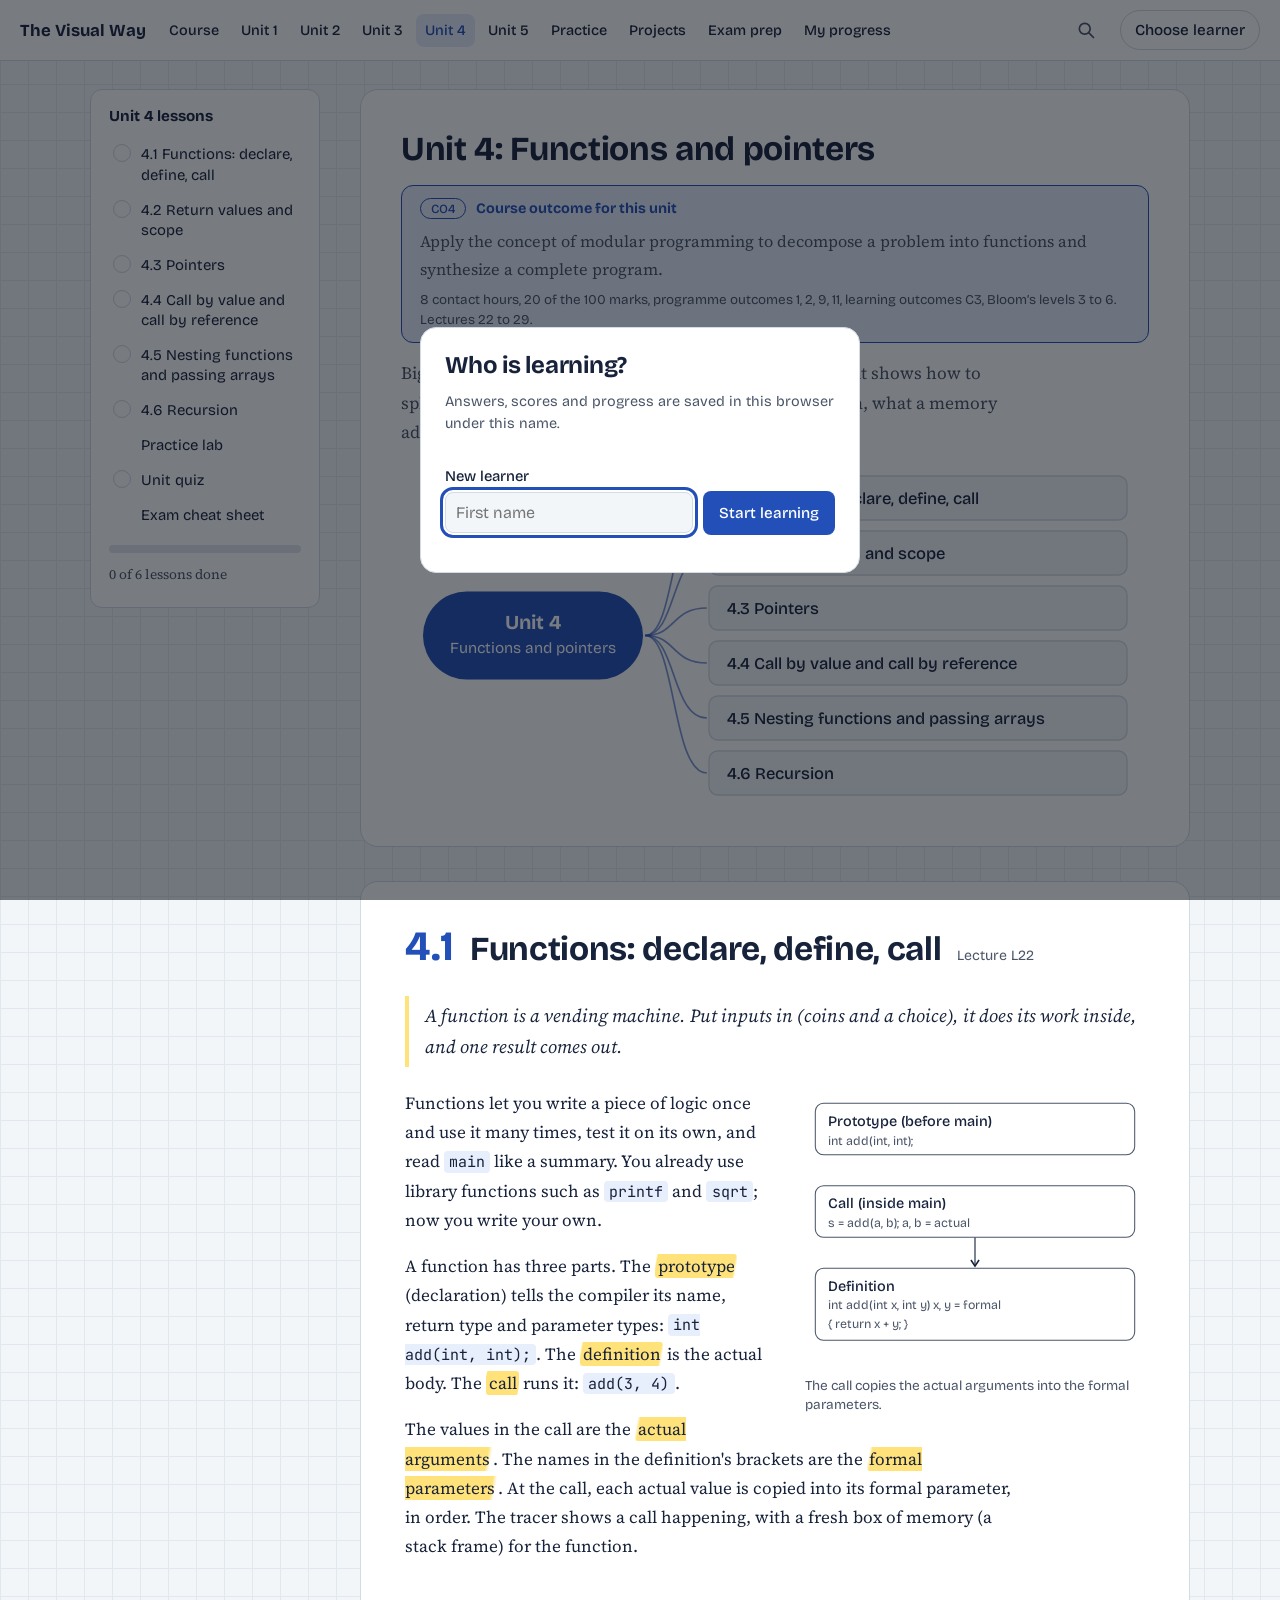
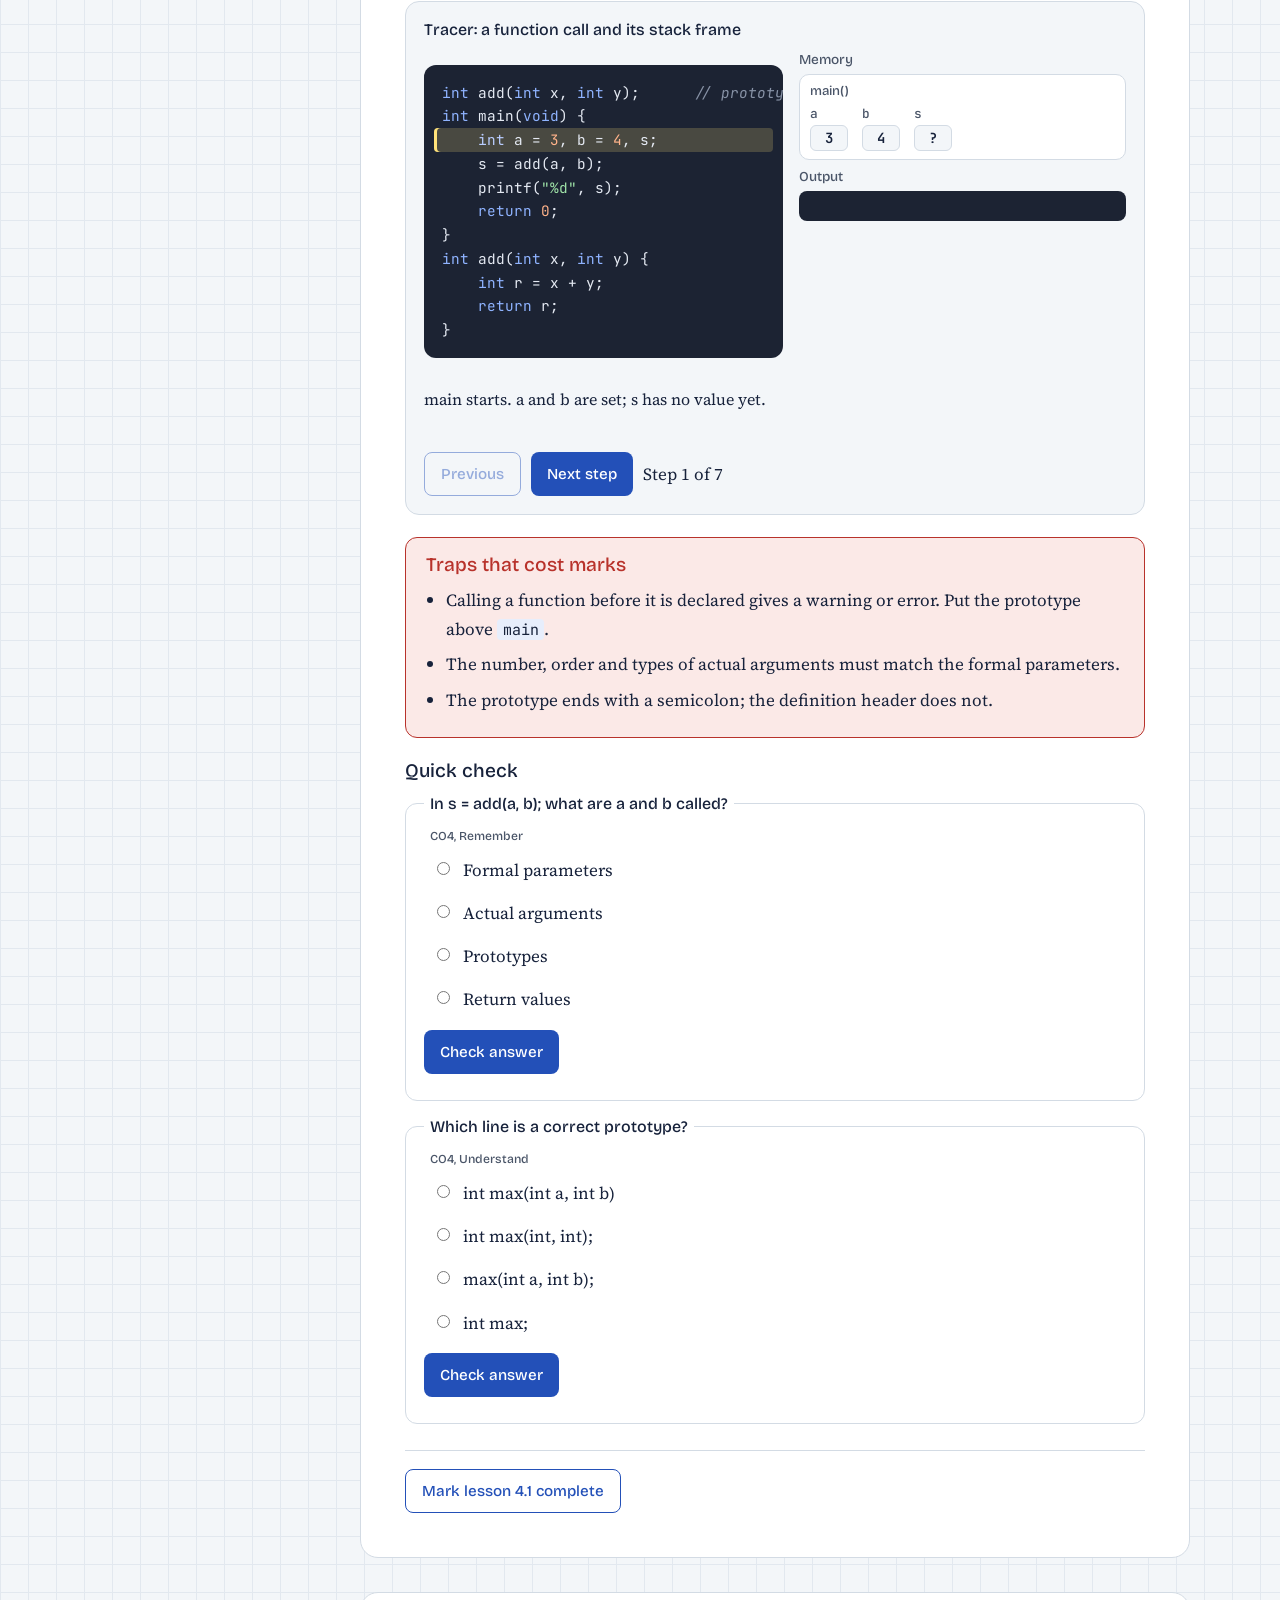
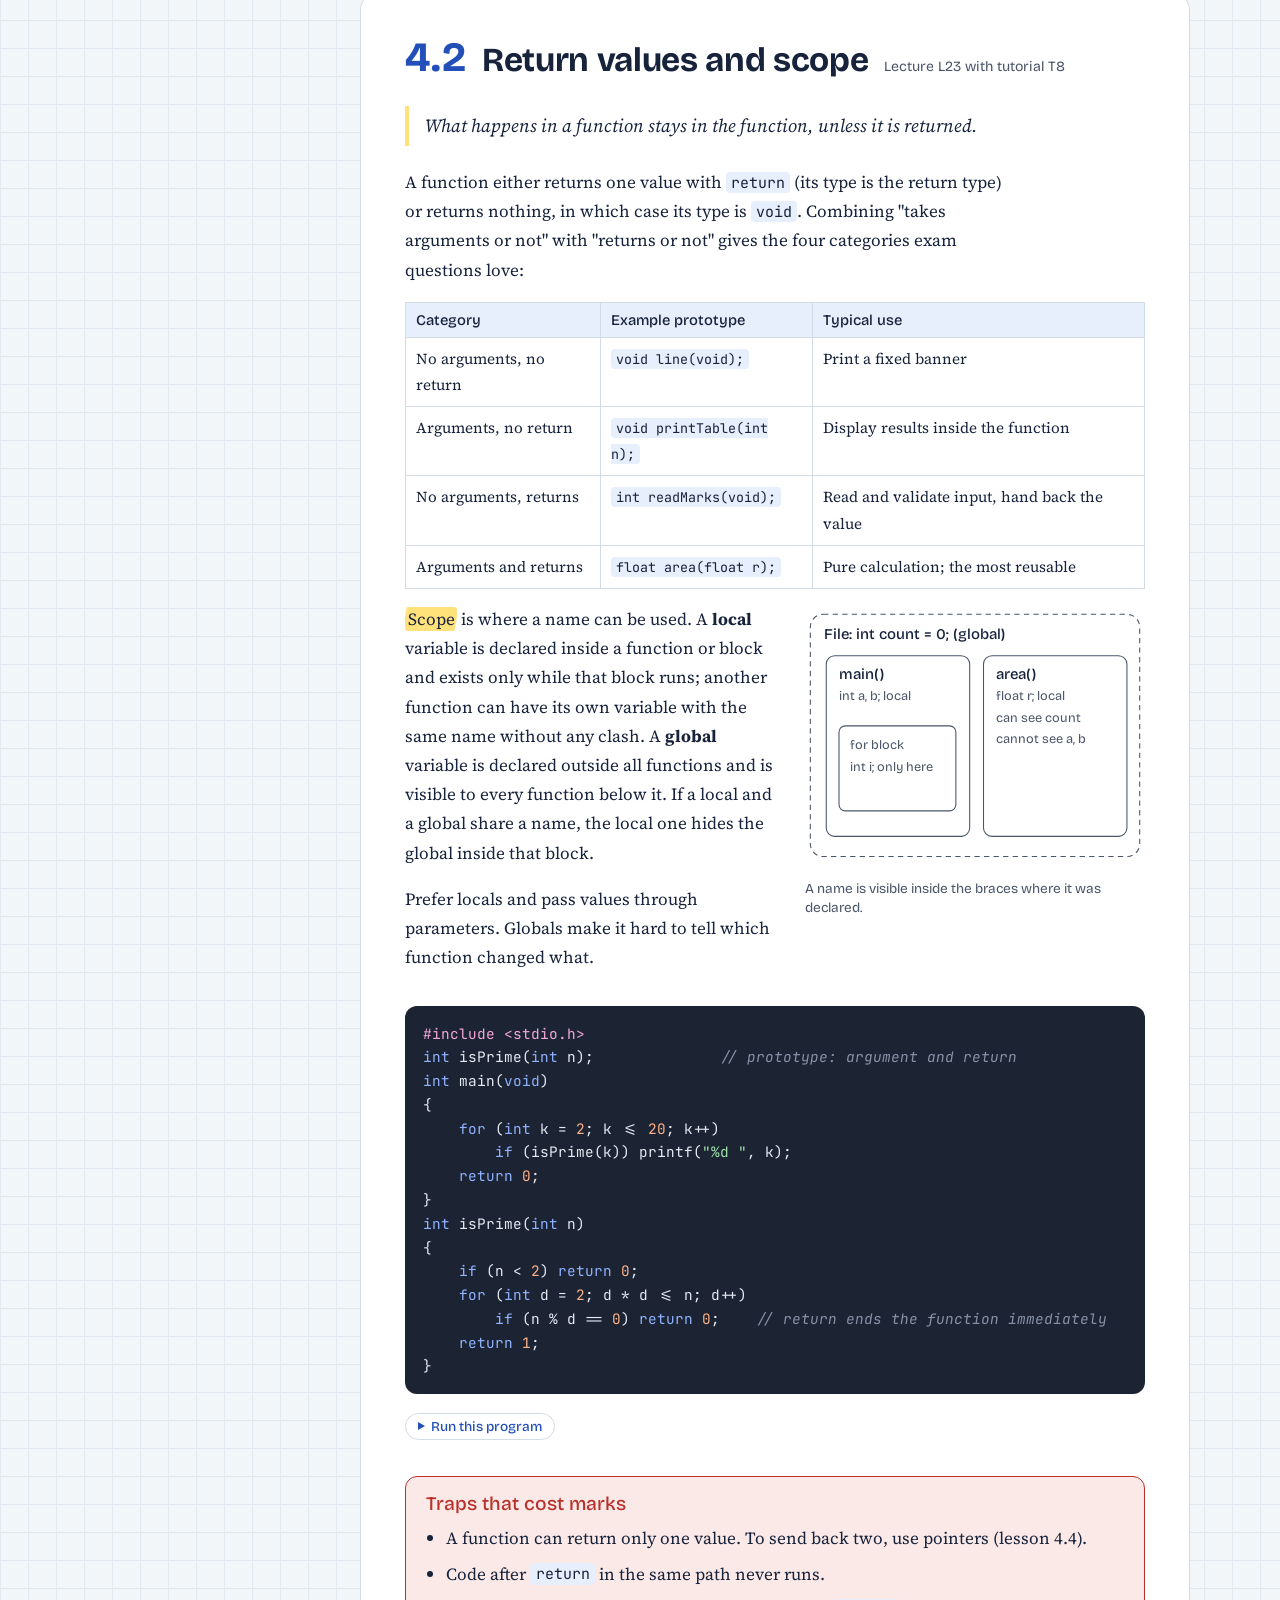
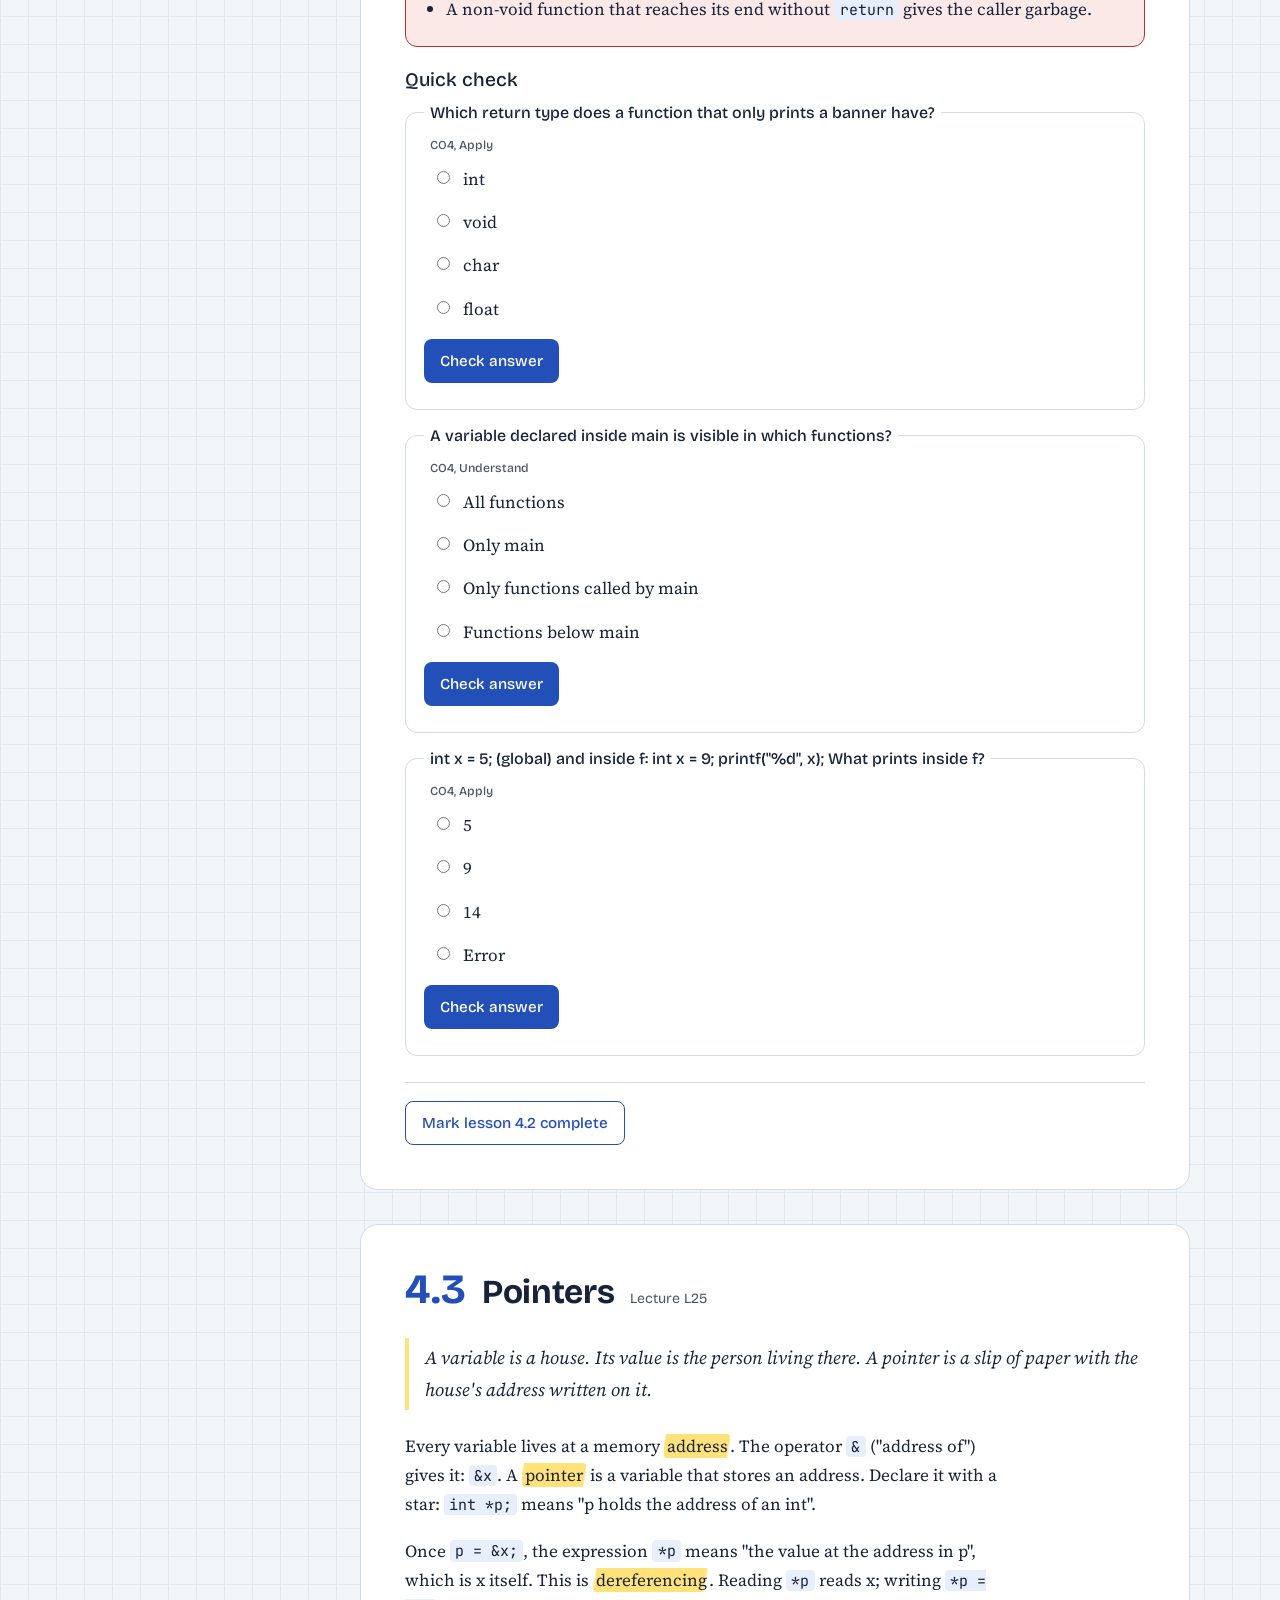
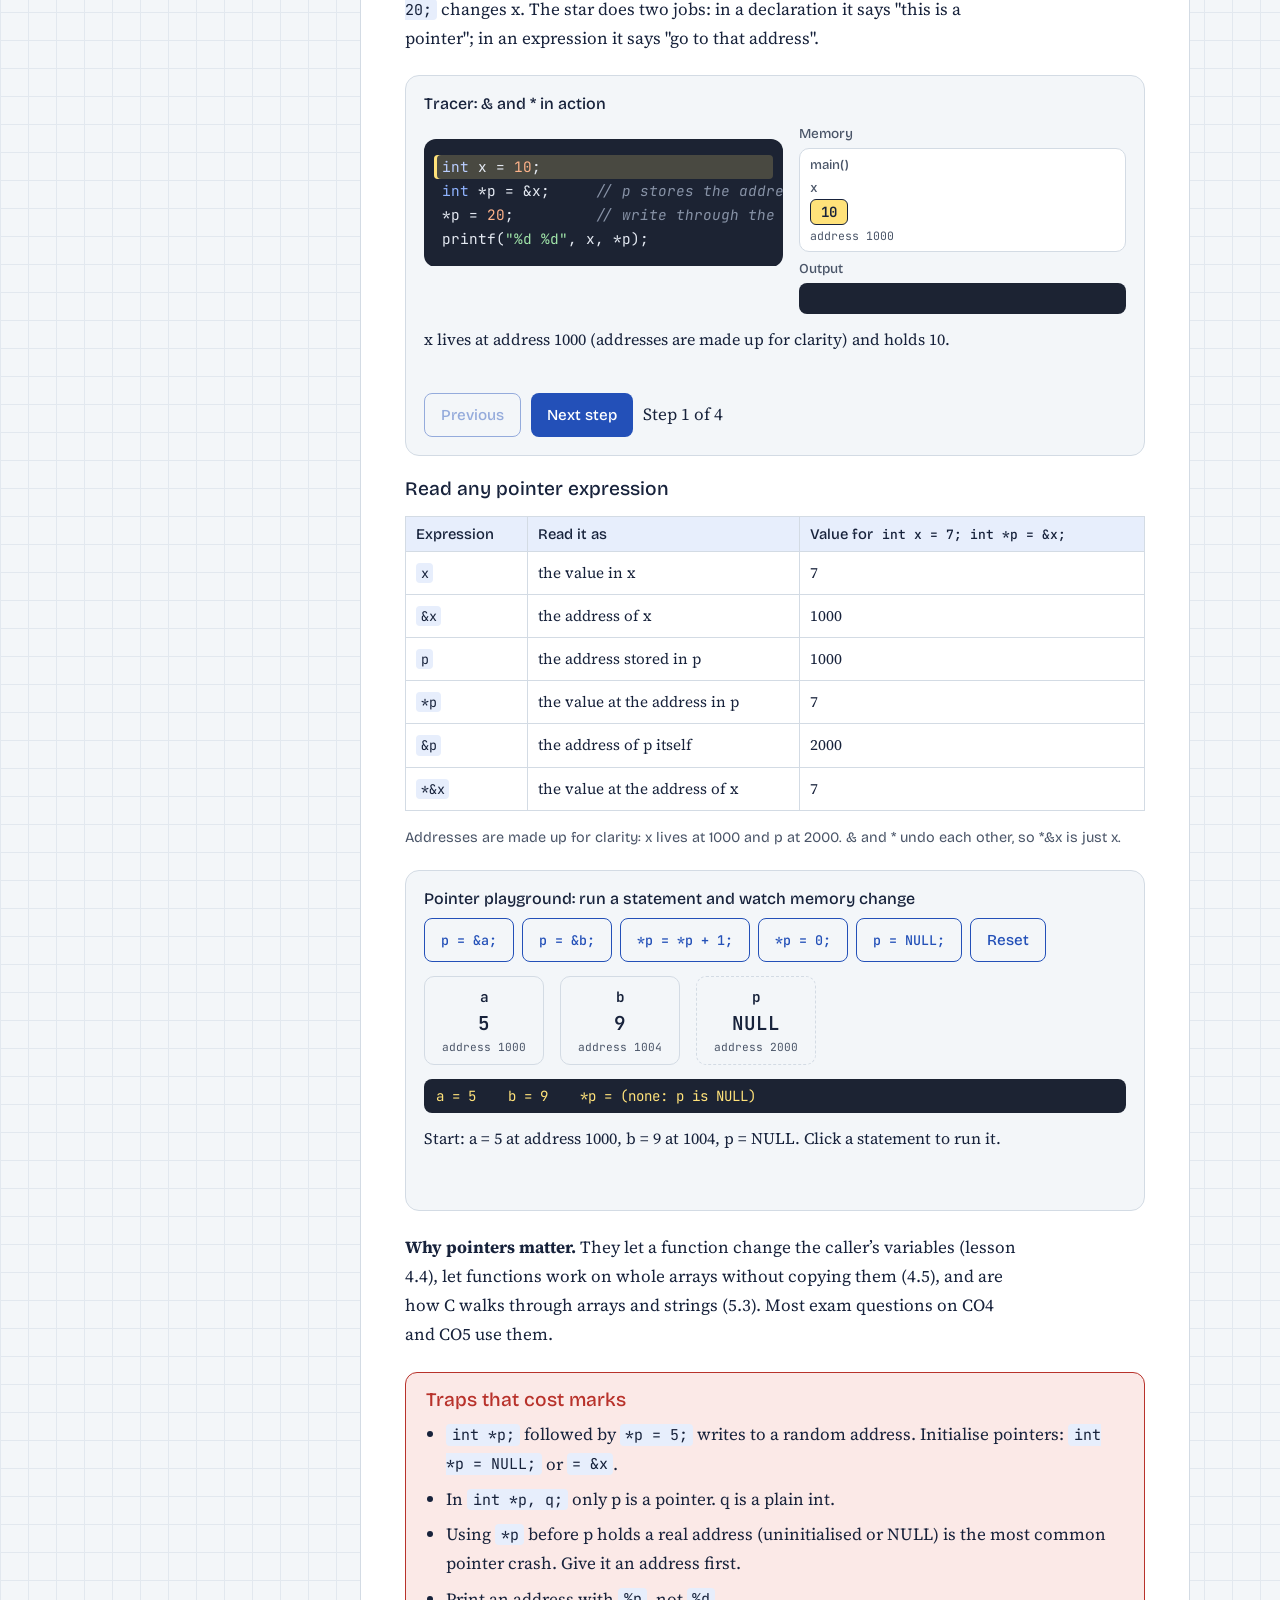
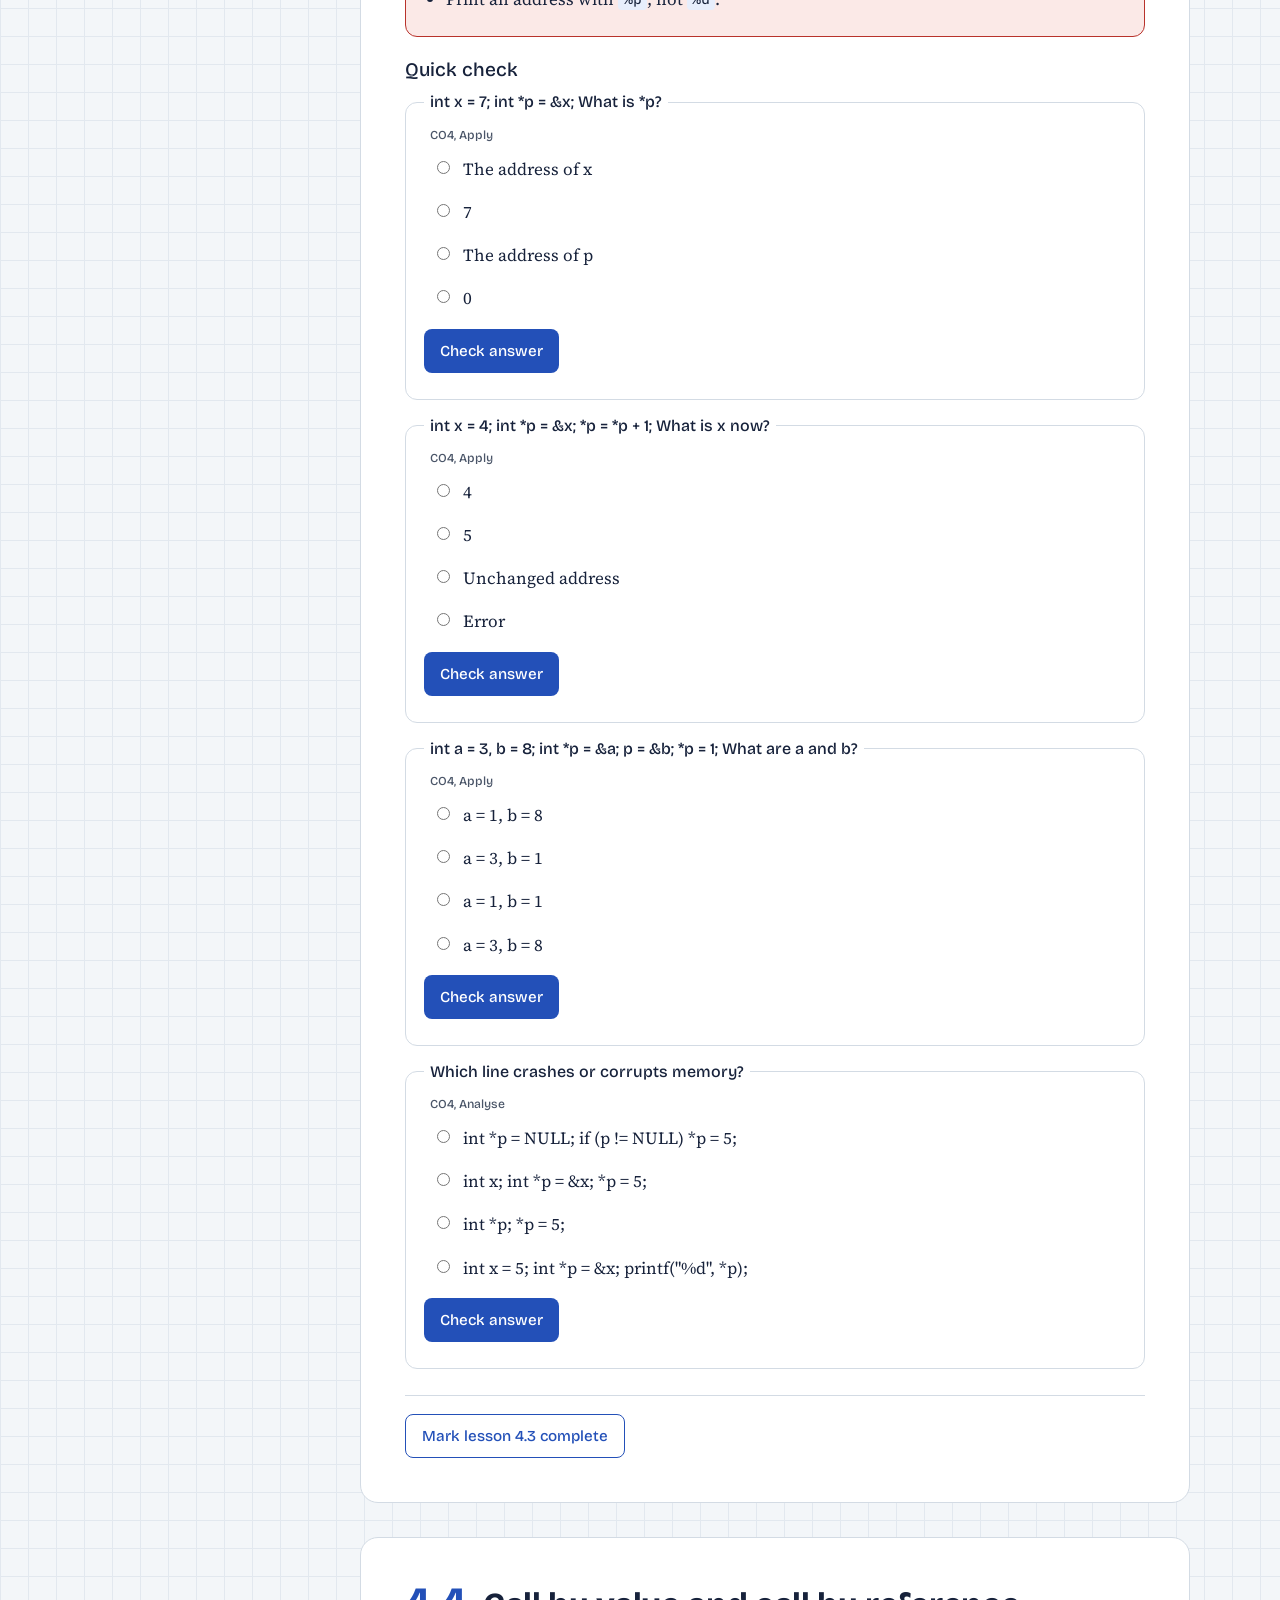
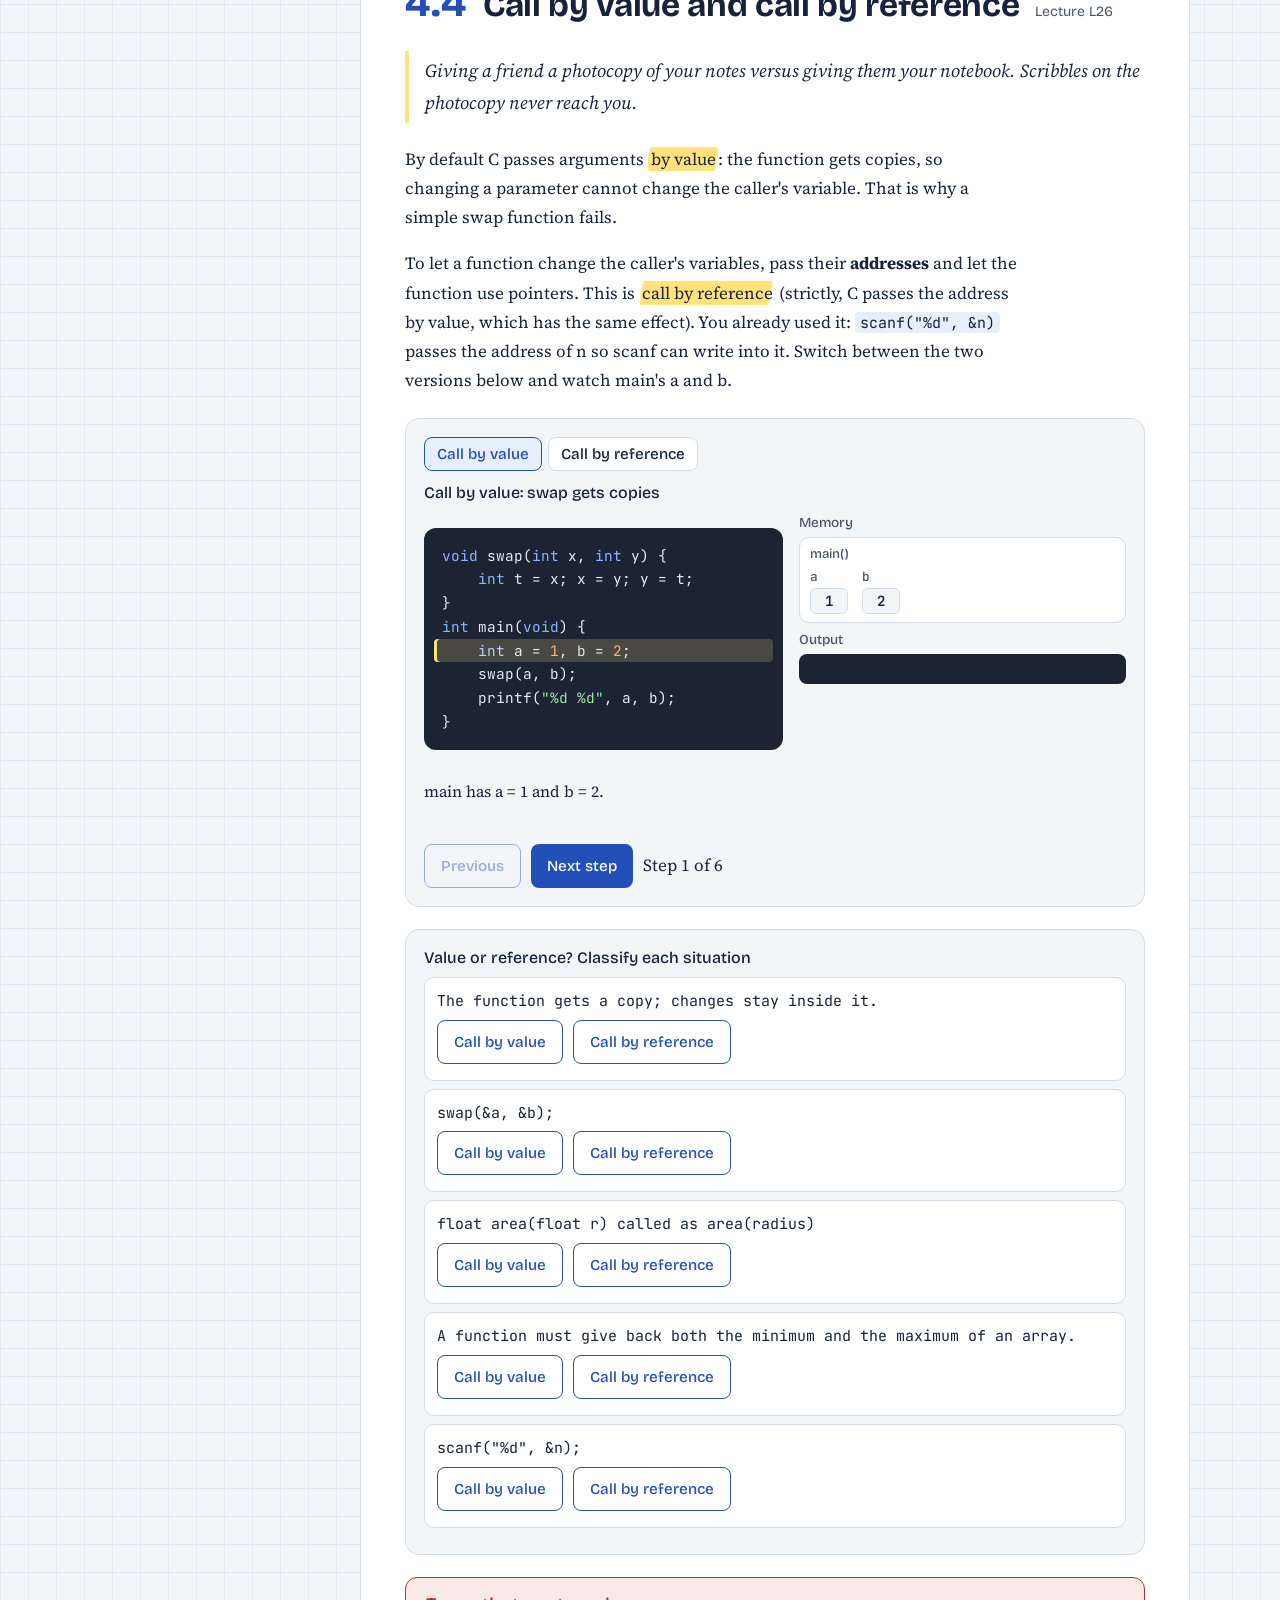
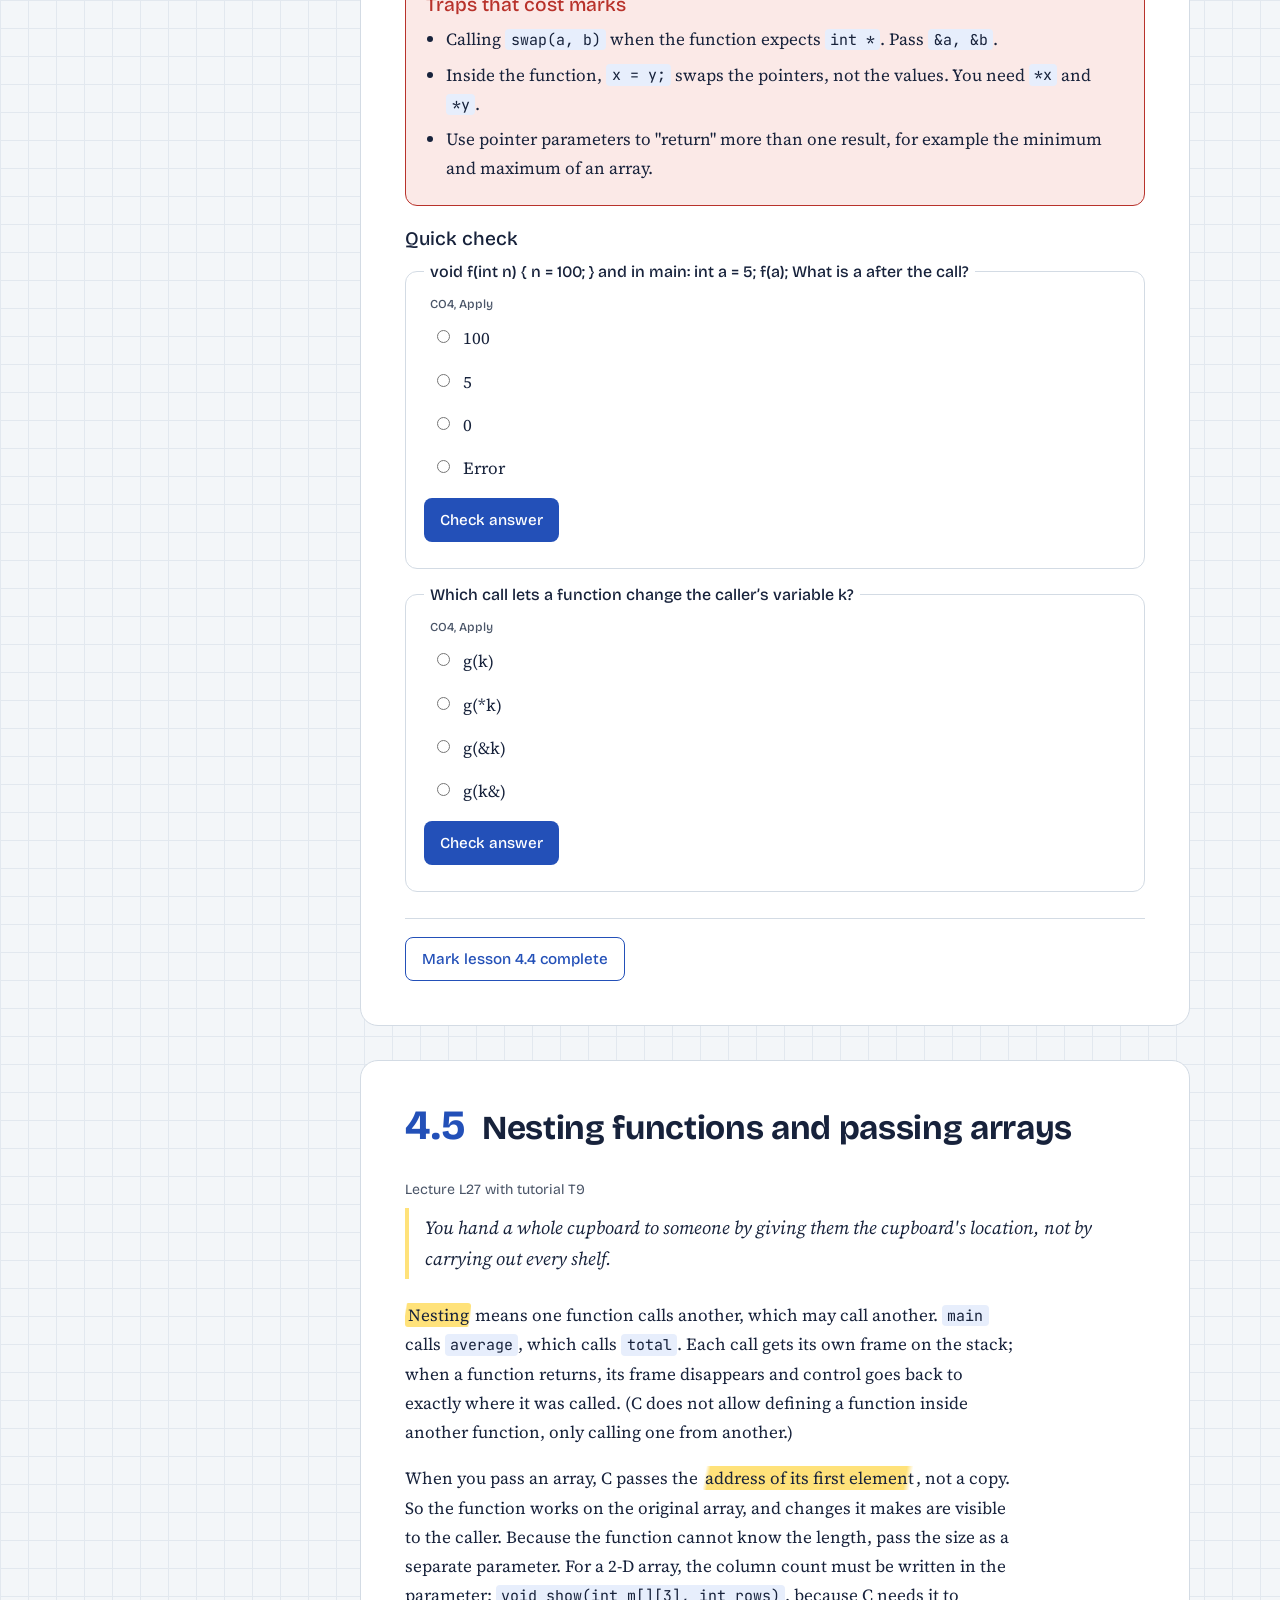
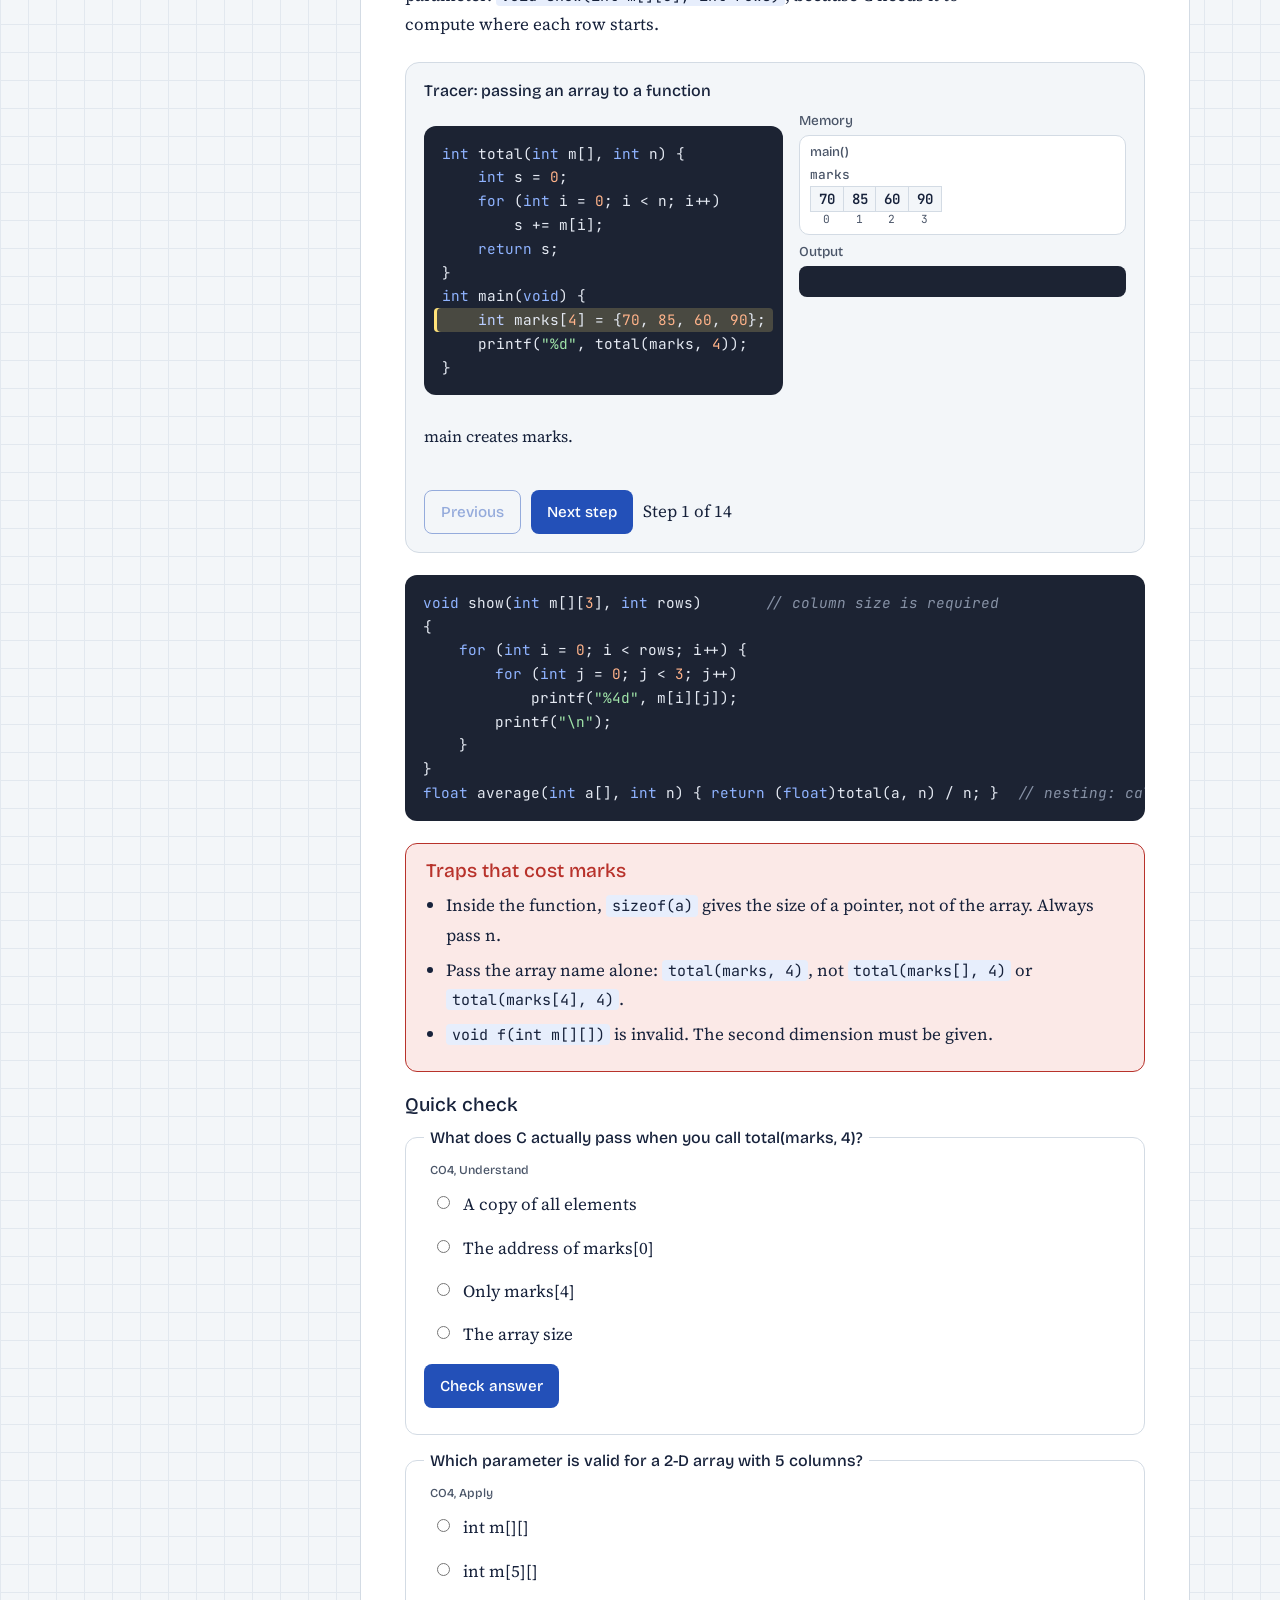
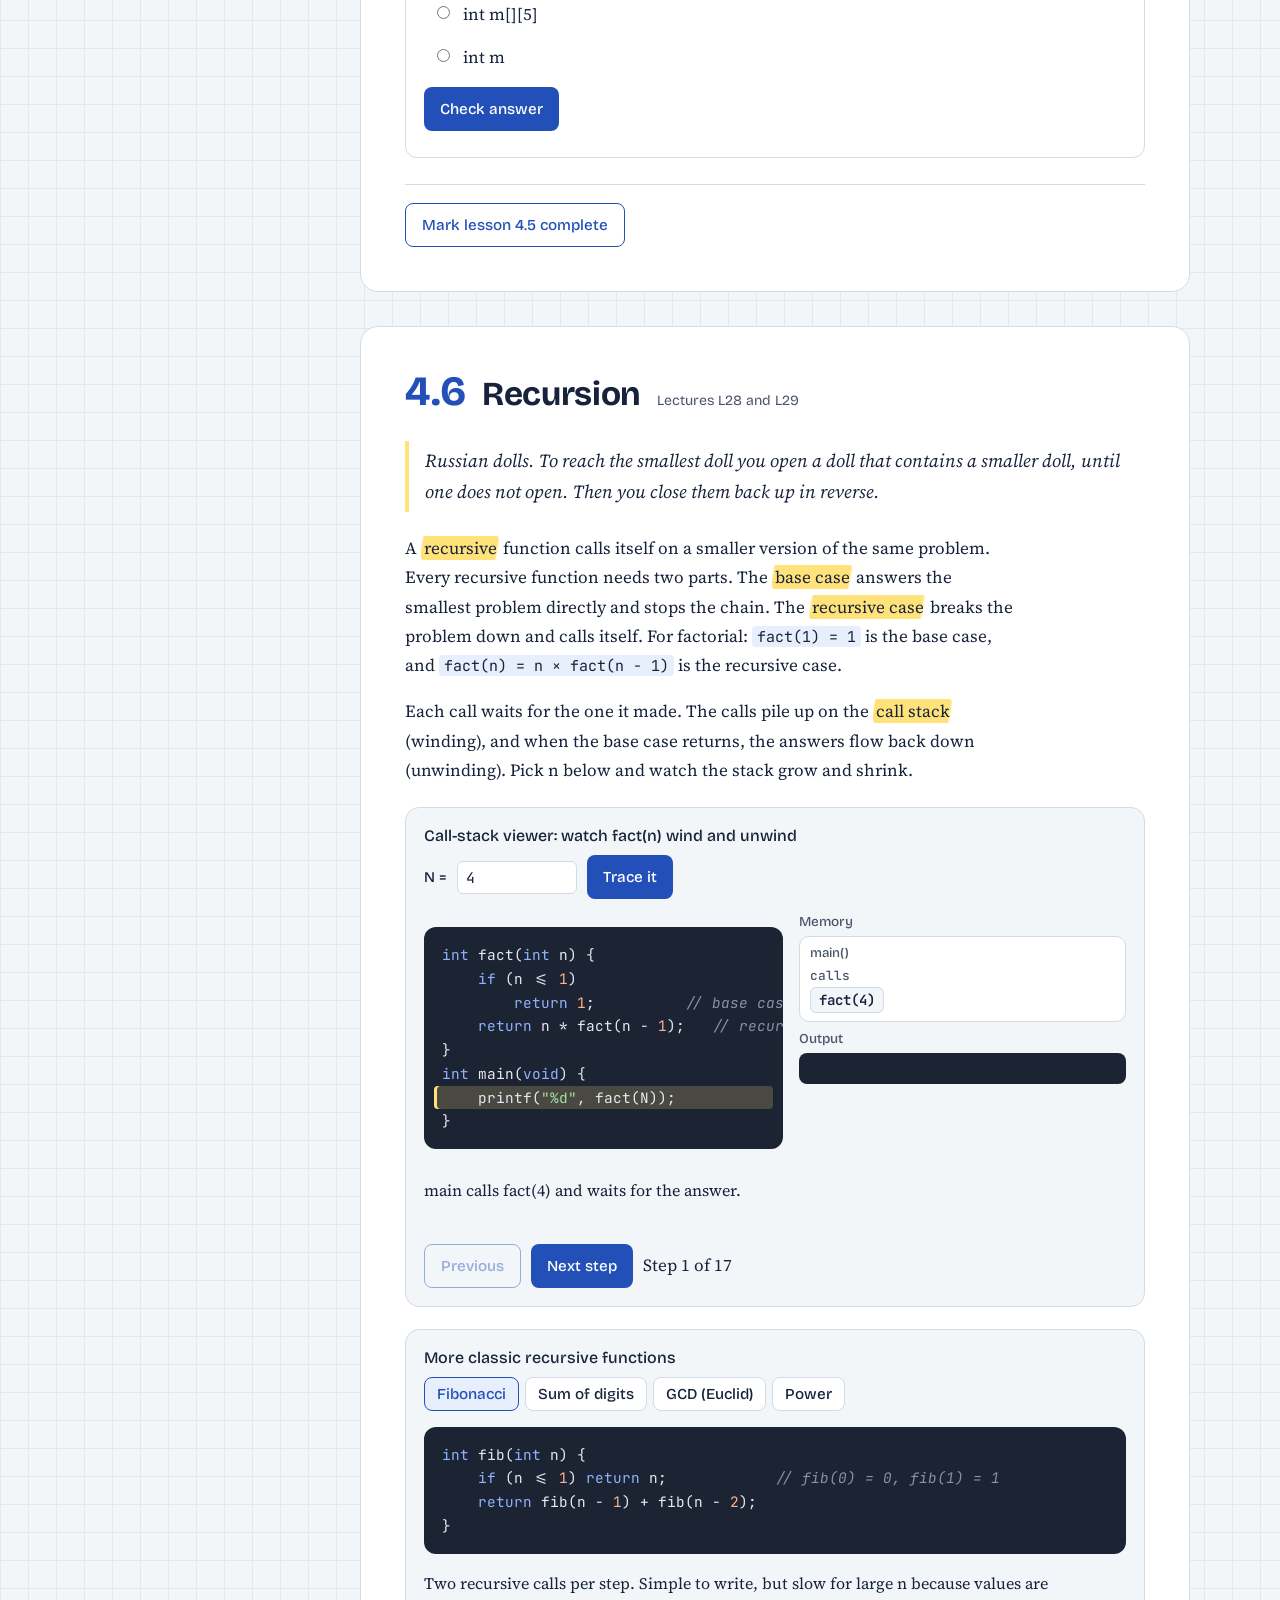
<file: courses/ces1102/unit4.html>
<!DOCTYPE html>
<html lang="en">
<head>
<meta charset="utf-8">
<meta name="viewport" content="width=device-width, initial-scale=1, viewport-fit=cover">
<title>Unit 4: Functions and pointers | PPS, the visual way</title>
<meta name="description" content="CES 1102 Unit 4: Functions and pointers.">
<meta name="theme-color" content="#2350B8">
<meta name="apple-mobile-web-app-capable" content="yes">
<meta name="mobile-web-app-capable" content="yes">
<meta name="apple-mobile-web-app-title" content="Visual Way">
<link rel="manifest" href="../../manifest.webmanifest">
<link rel="icon" type="image/png" sizes="192x192" href="../../assets/icons/icon-192.png">
<link rel="apple-touch-icon" href="../../assets/icons/apple-touch-icon.png">
<link rel="preconnect" href="https://fonts.googleapis.com">
<link rel="preconnect" href="https://fonts.gstatic.com" crossorigin>
<link href="https://fonts.googleapis.com/css2?family=Bricolage+Grotesque:opsz,wght@12..96,500;12..96,700&family=Source+Serif+4:ital,opsz,wght@0,8..60,400;0,8..60,600;1,8..60,400&family=JetBrains+Mono:wght@400;600&display=swap" rel="stylesheet">
<link rel="stylesheet" href="../../assets/style.css">
</head>
<body data-page="unit" data-course="ces1102" data-unit="4" data-root="../../">
<svg width="0" height="0" style="position:absolute" aria-hidden="true" focusable="false"><defs><marker id="mk" viewBox="0 0 10 10" refX="8" refY="5" markerWidth="7" markerHeight="7" orient="auto-start-reverse"><path d="M2 1L8 5L2 9" fill="none" stroke="currentColor" stroke-width="1.6"/></marker></defs></svg>
<header class="topbar"><div class="topbar-in"><a class="brand" href="../../index.html">The Visual Way</a><nav class="unitnav" aria-label="Course"><a href="index.html">Course</a><a href="unit1.html">Unit 1</a><a href="unit2.html">Unit 2</a><a href="unit3.html">Unit 3</a><a href="unit4.html" aria-current="page">Unit 4</a><a href="unit5.html">Unit 5</a><a href="practice.html">Practice</a><a href="sdl.html">Projects</a><a href="exam.html">Exam prep</a><a href="progress.html">My progress</a></nav><a class="searchlink" href="search.html" aria-label="Search the course" title="Search"><svg viewBox="0 0 24 24" width="20" height="20" aria-hidden="true"><circle cx="10.5" cy="10.5" r="6.5" fill="none" stroke="currentColor" stroke-width="2"/><path d="M15.5 15.5 21 21" stroke="currentColor" stroke-width="2" stroke-linecap="round"/></svg></a><button class="learner-chip" type="button">Choose learner</button></div></header>
<div class="wrap layout" style="margin-top:28px">
<nav class="rail" aria-label="Lessons in this unit"><h4>Unit 4 lessons</h4><ol id="railList"></ol><div class="bar" aria-hidden="true"><i id="barFill"></i></div><small id="progText"></small></nav>
<main>
<section class="unit" id="unit-4">
  <div class="intro">
    <h1 class="unit-title">Unit 4: Functions and pointers</h1>
    <p>Big programs are built from small, named pieces. This unit shows how to split work into functions, how values travel between them, what a memory address is, and how a function can call itself.</p>
    <div class="mindmap" data-center="Unit 4|Functions and pointers"></div>
  </div>

  <!-- 4.1 -->
  <section class="lesson" id="u4l1" data-title="4.1 Functions: declare, define, call" aria-labelledby="u4l1h">
    <div class="lesson-head"><span class="num">4.1</span><h2 id="u4l1h">Functions: declare, define, call</h2><span class="lec">Lecture L22</span></div>
    <p class="hook">A function is a vending machine. Put inputs in (coins and a choice), it does its work inside, and one result comes out.</p>
    <figure class="fig-r">
      <svg viewBox="0 0 330 260" role="img" aria-labelledby="u4fnT">
        <title id="u4fnT">The three parts of a function: prototype, call with actual arguments, definition with formal parameters</title>
        <rect class="sv-box" x="10" y="10" width="310" height="50" rx="8"/><text class="sv-t" x="22" y="32">Prototype (before main)</text><text class="sv-s" x="22" y="50">int add(int, int);</text>
        <rect class="sv-box" x="10" y="90" width="310" height="50" rx="8"/><text class="sv-t" x="22" y="112">Call (inside main)</text><text class="sv-s" x="22" y="130">s = add(a, b);   a, b = actual</text>
        <rect class="sv-box" x="10" y="170" width="310" height="70" rx="8"/><text class="sv-t" x="22" y="192">Definition</text><text class="sv-s" x="22" y="210">int add(int x, int y)   x, y = formal</text><text class="sv-s" x="22" y="228">{ return x + y; }</text>
        <g style="color:var(--soft)"><path class="sv-line" d="M165 140 V168" marker-end="url(#mk)"/></g>
      </svg>
      <figcaption>The call copies the actual arguments into the formal parameters.</figcaption>
    </figure>
    <div class="prose">
      <p>Functions let you write a piece of logic once and use it many times, test it on its own, and read <code>main</code> like a summary. You already use library functions such as <code>printf</code> and <code>sqrt</code>; now you write your own.</p>
      <p>A function has three parts. The <mark>prototype</mark> (declaration) tells the compiler its name, return type and parameter types: <code>int add(int, int);</code>. The <mark>definition</mark> is the actual body. The <mark>call</mark> runs it: <code>add(3, 4)</code>.</p>
      <p>The values in the call are the <mark>actual arguments</mark>. The names in the definition's brackets are the <mark>formal parameters</mark>. At the call, each actual value is copied into its formal parameter, in order. The tracer shows a call happening, with a fresh box of memory (a stack frame) for the function.</p>
    </div>
    <div class="clear"></div>
    <div class="widget tracer" data-t="u4fn"></div>
    <div class="traps">
      <h3>Traps that cost marks</h3>
      <ul>
        <li>Calling a function before it is declared gives a warning or error. Put the prototype above <code>main</code>.</li>
        <li>The number, order and types of actual arguments must match the formal parameters.</li>
        <li>The prototype ends with a semicolon; the definition header does not.</li>
      </ul>
    </div>
    <h3>Quick check</h3>
    <div class="qc" data-set="u4l1"></div>
    <div class="complete row"><button class="btn ghost" data-done="u4l1"></button></div>
  </section>

  <!-- 4.2 -->
  <section class="lesson" id="u4l2" data-title="4.2 Return values and scope" aria-labelledby="u4l2h">
    <div class="lesson-head"><span class="num">4.2</span><h2 id="u4l2h">Return values and scope</h2><span class="lec">Lecture L23 with tutorial T8</span></div>
    <p class="hook">What happens in a function stays in the function, unless it is returned.</p>
    <div class="prose">
      <p>A function either returns one value with <code>return</code> (its type is the return type) or returns nothing, in which case its type is <code>void</code>. Combining "takes arguments or not" with "returns or not" gives the four categories exam questions love:</p>
    </div>
    <div class="tbl"><table>
      <thead><tr><th>Category</th><th>Example prototype</th><th>Typical use</th></tr></thead>
      <tbody>
        <tr><td>No arguments, no return</td><td><code>void line(void);</code></td><td>Print a fixed banner</td></tr>
        <tr><td>Arguments, no return</td><td><code>void printTable(int n);</code></td><td>Display results inside the function</td></tr>
        <tr><td>No arguments, returns</td><td><code>int readMarks(void);</code></td><td>Read and validate input, hand back the value</td></tr>
        <tr><td>Arguments and returns</td><td><code>float area(float r);</code></td><td>Pure calculation; the most reusable</td></tr>
      </tbody>
    </table></div>
    <figure class="fig-r">
      <svg viewBox="0 0 320 240" role="img" aria-labelledby="u4scT">
        <title id="u4scT">Scope boxes: global variable visible everywhere, local variables visible only inside their own function or block</title>
        <rect class="sv-cont" x="5" y="5" width="310" height="228" rx="12"/><text class="sv-t" x="18" y="28">File: int count = 0;  (global)</text>
        <rect class="sv-box" x="20" y="44" width="135" height="170" rx="8"/><text class="sv-t" x="32" y="66">main()</text><text class="sv-s" x="32" y="86">int a, b;  local</text>
        <rect class="sv-box" x="32" y="110" width="110" height="80" rx="6"/><text class="sv-s" x="42" y="132">for block</text><text class="sv-s" x="42" y="152">int i;  only here</text>
        <rect class="sv-box" x="168" y="44" width="135" height="170" rx="8"/><text class="sv-t" x="180" y="66">area()</text><text class="sv-s" x="180" y="86">float r;  local</text><text class="sv-s" x="180" y="106">can see count</text><text class="sv-s" x="180" y="126">cannot see a, b</text>
      </svg>
      <figcaption>A name is visible inside the braces where it was declared.</figcaption>
    </figure>
    <div class="prose">
      <p><mark>Scope</mark> is where a name can be used. A <b>local</b> variable is declared inside a function or block and exists only while that block runs; another function can have its own variable with the same name without any clash. A <b>global</b> variable is declared outside all functions and is visible to every function below it. If a local and a global share a name, the local one hides the global inside that block.</p>
      <p>Prefer locals and pass values through parameters. Globals make it hard to tell which function changed what.</p>
    </div>
    <div class="clear"></div>
<pre class="c" data-hl>
#include &lt;stdio.h&gt;
int isPrime(int n);              // prototype: argument and return
int main(void)
{
    for (int k = 2; k &lt;= 20; k++)
        if (isPrime(k)) printf("%d ", k);
    return 0;
}
int isPrime(int n)
{
    if (n &lt; 2) return 0;
    for (int d = 2; d * d &lt;= n; d++)
        if (n % d == 0) return 0;    // return ends the function immediately
    return 1;
}</pre>
    <div class="traps">
      <h3>Traps that cost marks</h3>
      <ul>
        <li>A function can return only one value. To send back two, use pointers (lesson 4.4).</li>
        <li>Code after <code>return</code> in the same path never runs.</li>
        <li>A non-void function that reaches its end without <code>return</code> gives the caller garbage.</li>
      </ul>
    </div>
    <h3>Quick check</h3>
    <div class="qc" data-set="u4l2"></div>
    <div class="complete row"><button class="btn ghost" data-done="u4l2"></button></div>
  </section>

  <!-- 4.3 -->
  <section class="lesson" id="u4l3" data-title="4.3 Pointers" aria-labelledby="u4l3h">
    <div class="lesson-head"><span class="num">4.3</span><h2 id="u4l3h">Pointers</h2><span class="lec">Lecture L25</span></div>
    <p class="hook">A variable is a house. Its value is the person living there. A pointer is a slip of paper with the house's address written on it.</p>
    <div class="prose">
      <p>Every variable lives at a memory <mark>address</mark>. The operator <code>&amp;</code> ("address of") gives it: <code>&amp;x</code>. A <mark>pointer</mark> is a variable that stores an address. Declare it with a star: <code>int *p;</code> means "p holds the address of an int".</p>
      <p>Once <code>p = &amp;x;</code>, the expression <code>*p</code> means "the value at the address in p", which is x itself. This is <mark>dereferencing</mark>. Reading <code>*p</code> reads x; writing <code>*p = 20;</code> changes x. The star does two jobs: in a declaration it says "this is a pointer"; in an expression it says "go to that address".</p>
    </div>
    <div class="widget tracer" data-t="u4ptr"></div>
    <h3>Read any pointer expression</h3>
    <div class="tbl"><table>
      <thead><tr><th>Expression</th><th>Read it as</th><th>Value for <code>int x = 7; int *p = &amp;x;</code></th></tr></thead>
      <tbody>
        <tr><td><code>x</code></td><td>the value in x</td><td>7</td></tr>
        <tr><td><code>&amp;x</code></td><td>the address of x</td><td>1000</td></tr>
        <tr><td><code>p</code></td><td>the address stored in p</td><td>1000</td></tr>
        <tr><td><code>*p</code></td><td>the value at the address in p</td><td>7</td></tr>
        <tr><td><code>&amp;p</code></td><td>the address of p itself</td><td>2000</td></tr>
        <tr><td><code>*&amp;x</code></td><td>the value at the address of x</td><td>7</td></tr>
      </tbody>
    </table></div>
    <p class="small">Addresses are made up for clarity: x lives at 1000 and p at 2000. &amp; and * undo each other, so *&amp;x is just x.</p>
    <div class="widget ptrplay"></div>
    <div class="prose"><p><b>Why pointers matter.</b> They let a function change the caller&#8217;s variables (lesson 4.4), let functions work on whole arrays without copying them (4.5), and are how C walks through arrays and strings (5.3). Most exam questions on CO4 and CO5 use them.</p></div>
    <div class="traps">
      <h3>Traps that cost marks</h3>
      <ul>
        <li><code>int *p;</code> followed by <code>*p = 5;</code> writes to a random address. Initialise pointers: <code>int *p = NULL;</code> or <code>= &amp;x</code>.</li>
        <li>In <code>int *p, q;</code> only p is a pointer. q is a plain int.</li>
        <li>Using <code>*p</code> before p holds a real address (uninitialised or NULL) is the most common pointer crash. Give it an address first.</li>
        <li>Print an address with <code>%p</code>, not <code>%d</code>.</li>
      </ul>
    </div>
    <h3>Quick check</h3>
    <div class="qc" data-set="u4l3"></div>
    <div class="complete row"><button class="btn ghost" data-done="u4l3"></button></div>
  </section>

  <!-- 4.4 -->
  <section class="lesson" id="u4l4" data-title="4.4 Call by value and call by reference" aria-labelledby="u4l4h">
    <div class="lesson-head"><span class="num">4.4</span><h2 id="u4l4h">Call by value and call by reference</h2><span class="lec">Lecture L26</span></div>
    <p class="hook">Giving a friend a photocopy of your notes versus giving them your notebook. Scribbles on the photocopy never reach you.</p>
    <div class="prose">
      <p>By default C passes arguments <mark>by value</mark>: the function gets copies, so changing a parameter cannot change the caller's variable. That is why a simple swap function fails.</p>
      <p>To let a function change the caller's variables, pass their <b>addresses</b> and let the function use pointers. This is <mark>call by reference</mark> (strictly, C passes the address by value, which has the same effect). You already used it: <code>scanf("%d", &amp;n)</code> passes the address of n so scanf can write into it. Switch between the two versions below and watch main's a and b.</p>
    </div>
    <div class="widget tabset">
      <div class="tabs" role="group" aria-label="Choose version"><button type="button">Call by value</button><button type="button">Call by reference</button></div>
      <div data-panel class="tracer" data-t="u4swapv"></div>
      <div data-panel class="tracer" data-t="u4swapr"></div>
    </div>
    <div class="widget sorterw" data-s="u4cbr"></div>
    <div class="traps">
      <h3>Traps that cost marks</h3>
      <ul>
        <li>Calling <code>swap(a, b)</code> when the function expects <code>int *</code>. Pass <code>&amp;a, &amp;b</code>.</li>
        <li>Inside the function, <code>x = y;</code> swaps the pointers, not the values. You need <code>*x</code> and <code>*y</code>.</li>
        <li>Use pointer parameters to "return" more than one result, for example the minimum and maximum of an array.</li>
      </ul>
    </div>
    <h3>Quick check</h3>
    <div class="qc" data-set="u4l4"></div>
    <div class="complete row"><button class="btn ghost" data-done="u4l4"></button></div>
  </section>

  <!-- 4.5 -->
  <section class="lesson" id="u4l5" data-title="4.5 Nesting functions and passing arrays" aria-labelledby="u4l5h">
    <div class="lesson-head"><span class="num">4.5</span><h2 id="u4l5h">Nesting functions and passing arrays</h2><span class="lec">Lecture L27 with tutorial T9</span></div>
    <p class="hook">You hand a whole cupboard to someone by giving them the cupboard's location, not by carrying out every shelf.</p>
    <div class="prose">
      <p><mark>Nesting</mark> means one function calls another, which may call another. <code>main</code> calls <code>average</code>, which calls <code>total</code>. Each call gets its own frame on the stack; when a function returns, its frame disappears and control goes back to exactly where it was called. (C does not allow defining a function inside another function, only calling one from another.)</p>
      <p>When you pass an array, C passes the <mark>address of its first element</mark>, not a copy. So the function works on the original array, and changes it makes are visible to the caller. Because the function cannot know the length, pass the size as a separate parameter. For a 2-D array, the column count must be written in the parameter: <code>void show(int m[][3], int rows)</code>, because C needs it to compute where each row starts.</p>
    </div>
    <div class="widget tracer" data-t="u4arr"></div>
<pre class="c" data-hl>
void show(int m[][3], int rows)       // column size is required
{
    for (int i = 0; i &lt; rows; i++) {
        for (int j = 0; j &lt; 3; j++)
            printf("%4d", m[i][j]);
        printf("\n");
    }
}
float average(int a[], int n) { return (float)total(a, n) / n; }  // nesting: calls total</pre>
    <div class="traps">
      <h3>Traps that cost marks</h3>
      <ul>
        <li>Inside the function, <code>sizeof(a)</code> gives the size of a pointer, not of the array. Always pass n.</li>
        <li>Pass the array name alone: <code>total(marks, 4)</code>, not <code>total(marks[], 4)</code> or <code>total(marks[4], 4)</code>.</li>
        <li><code>void f(int m[][])</code> is invalid. The second dimension must be given.</li>
      </ul>
    </div>
    <h3>Quick check</h3>
    <div class="qc" data-set="u4l5"></div>
    <div class="complete row"><button class="btn ghost" data-done="u4l5"></button></div>
  </section>

  <!-- 4.6 -->
  <section class="lesson" id="u4l6" data-title="4.6 Recursion" aria-labelledby="u4l6h">
    <div class="lesson-head"><span class="num">4.6</span><h2 id="u4l6h">Recursion</h2><span class="lec">Lectures L28 and L29</span></div>
    <p class="hook">Russian dolls. To reach the smallest doll you open a doll that contains a smaller doll, until one does not open. Then you close them back up in reverse.</p>
    <div class="prose">
      <p>A <mark>recursive</mark> function calls itself on a smaller version of the same problem. Every recursive function needs two parts. The <mark>base case</mark> answers the smallest problem directly and stops the chain. The <mark>recursive case</mark> breaks the problem down and calls itself. For factorial: <code>fact(1) = 1</code> is the base case, and <code>fact(n) = n × fact(n − 1)</code> is the recursive case.</p>
      <p>Each call waits for the one it made. The calls pile up on the <mark>call stack</mark> (winding), and when the base case returns, the answers flow back down (unwinding). Pick n below and watch the stack grow and shrink.</p>
    </div>
    <div class="widget tracer" data-t="u4fact"></div>
    <div class="widget tabsw" data-k="u4rec"></div>
    <h3>Write any recursive function in three steps</h3>
    <ol class="steps3">
      <li><b>Base case.</b> The smallest input you can answer directly, with no recursion: n == 0, an empty array, a single digit.</li>
      <li><b>Smaller problem.</b> Call the same function on a smaller input that moves towards the base case: n &#8722; 1, the first n &#8722; 1 elements, n / 10.</li>
      <li><b>Combine.</b> Build this answer from the smaller one: n &#215; fact(n &#8722; 1), the last element plus the sum of the rest.</li>
    </ol>
<pre class="c" data-hl>
int sumArr(int a[], int n)
{
    if (n == 0)                          // 1. base case: no elements
        return 0;
    return a[n - 1] + sumArr(a, n - 1);  // 2. smaller problem, 3. combine
}</pre>
    <div class="widget tabsw" data-k="u4updown"></div>
    <div class="prose"><p>Recursion is a different way of thinking, not a faster one. A loop usually uses less memory. Recursion shines when the problem is naturally self-similar: factorials, Fibonacci, GCD, reversing, and later trees and divide-and-conquer sorts.</p></div>
    <div class="traps">
      <h3>Traps that cost marks</h3>
      <ul>
        <li>No base case, or a base case that is never reached, means calls pile up until the program crashes with a stack overflow.</li>
        <li>The recursive call must move toward the base case: <code>fact(n - 1)</code>, not <code>fact(n)</code>.</li>
        <li>Plain recursive Fibonacci recomputes the same values many times, so fib(40) is very slow.</li>
      </ul>
    </div>
    <h3>Quick check</h3>
    <div class="qc" data-set="u4l6"></div>
    <div class="complete row"><button class="btn ghost" data-done="u4l6"></button></div>
  </section>

  <section class="lesson" id="u4lab" data-title="Practice lab" data-kind="lab" aria-labelledby="u4labh">
<div class="lesson-head"><h2 id="u4labh">Unit 4 practice lab</h2><span class="lec">Tutorials T8, T9 and lectures L24, L27, L29</span></div>
<p class="prose">Try each problem on paper or in gcc before opening the solution. Easy problems apply one idea, medium ones combine ideas, and exam-level ones are the complete programs asked in end-semester papers. Solutions skip input prompts to stay short; add a printf prompt before each scanf in your lab record. Every C solution here compiles cleanly with gcc -Wall and was run on the sample input shown.</p>
<div class="row"><div class="tabs labfilter" role="group" aria-label="Filter problems by level"><button type="button" aria-pressed="true" data-f="all">All</button><button type="button" aria-pressed="false" data-f="easy">Easy</button><button type="button" aria-pressed="false" data-f="medium">Medium</button><button type="button" aria-pressed="false" data-f="exam">Exam level</button></div><p class="labcount" aria-live="polite"></p></div>
<article class="prob" data-level="easy"><div class="prob-h"><span class="lvl easy">Easy</span><h3>4A. A power function</h3><span class="lec">Practises lesson 4.1, 4.2</span></div><p>Write long power(int x, int n) using a loop, and call it from main to print x to the power n.</p>
<div class="io"><div><div class="tr-l">Sample input</div><pre class="tr-out">2 10
</pre></div><div><div class="tr-l">Expected output</div><pre class="tr-out">2^10 = 1024
</pre></div></div>
<details class="reveal"><summary>Hint</summary><p>Prototype above main, definition below. Start the result at 1.</p></details>
<details class="reveal"><summary>Show solution</summary><pre class="c" data-hl>#include &lt;stdio.h&gt;
long power(int x, int n);              /* prototype */
int main(void)
{
    int x, n;
    scanf("%d %d", &amp;x, &amp;n);
    printf("%d^%d = %ld\n", x, n, power(x, n));
    return 0;
}
long power(int x, int n)
{
    long r = 1;
    for (int i = 1; i &lt;= n; i++)
        r *= x;
    return r;
}</pre><p>The function takes arguments and returns a value, the most reusable category. %ld prints a long.</p></details>
<div class="row" style="margin-top:12px"><button class="btn ghost" type="button" data-solved="u4labA">Mark as solved</button></div></article>
<article class="prob" data-level="easy"><div class="prob-h"><span class="lvl easy">Easy</span><h3>4B. Largest of three with a function</h3><span class="lec">Practises lesson 4.1, 4.2</span></div><p>Write int largest(int a, int b, int c) and use it to print the largest of three numbers.</p>
<div class="io"><div><div class="tr-l">Sample input</div><pre class="tr-out">7 19 4
</pre></div><div><div class="tr-l">Expected output</div><pre class="tr-out">Largest = 19
</pre></div></div>
<details class="reveal"><summary>Hint</summary><p>Find the larger of a and b first, then compare with c.</p></details>
<details class="reveal"><summary>Show solution</summary><pre class="c" data-hl>#include &lt;stdio.h&gt;
int largest(int a, int b, int c)
{
    int m = (a &gt; b) ? a : b;
    return (m &gt; c) ? m : c;
}
int main(void)
{
    int x, y, z;
    scanf("%d %d %d", &amp;x, &amp;y, &amp;z);
    printf("Largest = %d\n", largest(x, y, z));
    return 0;
}</pre><p>Defining the function above main means no separate prototype is needed. The actual arguments x, y, z are copied into a, b, c.</p></details>
<div class="row" style="margin-top:12px"><button class="btn ghost" type="button" data-solved="u4labB">Mark as solved</button></div></article>
<article class="prob" data-level="medium"><div class="prob-h"><span class="lvl medium">Medium</span><h3>4C. Minimum and maximum through pointers</h3><span class="lec">Practises lesson 4.4, 4.5</span></div><p>Write void minMax(int a[], int n, int *mn, int *mx) that sends back both the smallest and largest element.</p>
<div class="io"><div><div class="tr-l">Sample input</div><pre class="tr-out">6
8 3 15 -2 9 4
</pre></div><div><div class="tr-l">Expected output</div><pre class="tr-out">Min = -2, Max = 15
</pre></div></div>
<details class="reveal"><summary>Hint</summary><p>A function can return only one value, so write the answers through the pointer parameters with *mn = ... .</p></details>
<details class="reveal"><summary>Show solution</summary><pre class="c" data-hl>#include &lt;stdio.h&gt;
void minMax(int a[], int n, int *mn, int *mx)
{
    *mn = *mx = a[0];
    for (int i = 1; i &lt; n; i++) {
        if (a[i] &lt; *mn) *mn = a[i];
        if (a[i] &gt; *mx) *mx = a[i];
    }
}
int main(void)
{
    int n, a[100], lo, hi;
    scanf("%d", &amp;n);
    for (int i = 0; i &lt; n; i++) scanf("%d", &amp;a[i]);
    minMax(a, n, &amp;lo, &amp;hi);
    printf("Min = %d, Max = %d\n", lo, hi);
    return 0;
}</pre><p>main passes the addresses &amp;lo and &amp;hi, so the function writes straight into main’s variables: call by reference.</p></details>
<div class="row" style="margin-top:12px"><button class="btn ghost" type="button" data-solved="u4labC">Mark as solved</button></div></article>
<article class="prob" data-level="medium"><div class="prob-h"><span class="lvl medium">Medium</span><h3>4D. Sort and print with functions</h3><span class="lec">Practises lesson 4.5</span></div><p>Write sortArray(int a[], int n) (any sort from Unit 3) and printArray(int a[], int n), and use both from main.</p>
<div class="io"><div><div class="tr-l">Sample input</div><pre class="tr-out">5
29 10 14 37 13
</pre></div><div><div class="tr-l">Expected output</div><pre class="tr-out">10 13 14 29 37 
</pre></div></div>
<details class="reveal"><summary>Hint</summary><p>The array is passed by address, so sorting inside the function sorts main’s array.</p></details>
<details class="reveal"><summary>Show solution</summary><pre class="c" data-hl>#include &lt;stdio.h&gt;
void sortArray(int a[], int n)
{
    for (int i = 0; i &lt; n - 1; i++)
        for (int j = 0; j &lt; n - 1 - i; j++)
            if (a[j] &gt; a[j + 1]) {
                int t = a[j]; a[j] = a[j + 1]; a[j + 1] = t;
            }
}
void printArray(int a[], int n)
{
    for (int i = 0; i &lt; n; i++) printf("%d ", a[i]);
    printf("\n");
}
int main(void)
{
    int n, a[100];
    scanf("%d", &amp;n);
    for (int i = 0; i &lt; n; i++) scanf("%d", &amp;a[i]);
    sortArray(a, n);
    printArray(a, n);
    return 0;
}</pre><p>Neither function returns anything (void); sortArray changes the caller’s array directly, and main stays a short summary.</p></details>
<div class="row" style="margin-top:12px"><button class="btn ghost" type="button" data-solved="u4labD">Mark as solved</button></div></article>
<article class="prob" data-level="medium"><div class="prob-h"><span class="lvl medium">Medium</span><h3>4E. Trace of a matrix: passing a 2-D array</h3><span class="lec">Practises lesson 4.5</span></div><p>Write int trace(int m[][10], int n) that returns the sum of the main diagonal of an n × n matrix.</p>
<div class="io"><div><div class="tr-l">Sample input</div><pre class="tr-out">3
1 2 3
4 5 6
7 8 9
</pre></div><div><div class="tr-l">Expected output</div><pre class="tr-out">Trace = 15
</pre></div></div>
<details class="reveal"><summary>Hint</summary><p>The diagonal elements are m[i][i]. The column size must appear in the parameter.</p></details>
<details class="reveal"><summary>Show solution</summary><pre class="c" data-hl>#include &lt;stdio.h&gt;
int trace(int m[][10], int n)
{
    int s = 0;
    for (int i = 0; i &lt; n; i++)
        s += m[i][i];
    return s;
}
int main(void)
{
    int n, a[10][10];
    scanf("%d", &amp;n);
    for (int i = 0; i &lt; n; i++)
        for (int j = 0; j &lt; n; j++)
            scanf("%d", &amp;a[i][j]);
    printf("Trace = %d\n", trace(a, n));
    return 0;
}</pre><p>int m[][10] tells the compiler each row is 10 ints long, so it can find m[i][i]. The declared column size must match the array in main.</p></details>
<div class="row" style="margin-top:12px"><button class="btn ghost" type="button" data-solved="u4labE">Mark as solved</button></div></article>
<article class="prob" data-level="exam"><div class="prob-h"><span class="lvl exam">Exam level</span><h3>4F. Decimal to binary with recursion</h3><span class="lec">Practises lesson 4.6</span></div><p>Write a recursive function that prints the binary form of a non-negative integer.</p>
<div class="io"><div><div class="tr-l">Sample input</div><pre class="tr-out">13
</pre></div><div><div class="tr-l">Expected output</div><pre class="tr-out">1101
</pre></div></div>
<details class="reveal"><summary>Hint</summary><p>Print the binary of n / 2 first, then the last bit n % 2. The base case is n &lt; 2.</p></details>
<details class="reveal"><summary>Show solution</summary><pre class="c" data-hl>#include &lt;stdio.h&gt;
void toBinary(int n)
{
    if (n &lt; 2) {               /* base case: 0 or 1 */
        printf("%d", n);
        return;
    }
    toBinary(n / 2);           /* higher bits first */
    printf("%d", n % 2);       /* then this bit */
}
int main(void)
{
    int n;
    scanf("%d", &amp;n);
    toBinary(n);
    printf("\n");
    return 0;
}</pre><p>The printf after the recursive call runs during unwinding, which is why the bits come out in the right order without storing them.</p></details>
<div class="row" style="margin-top:12px"><button class="btn ghost" type="button" data-solved="u4labF">Mark as solved</button></div></article>
<article class="prob" data-level="exam"><div class="prob-h"><span class="lvl exam">Exam level</span><h3>4G. Recursive binary search</h3><span class="lec">Practises lesson 3.2, 4.6</span></div><p>Write int bsearch_r(int a[], int low, int high, int key) that returns the index of key, or -1.</p>
<div class="io"><div><div class="tr-l">Sample input</div><pre class="tr-out">7
2 5 8 12 16 23 38
23
</pre></div><div><div class="tr-l">Expected output</div><pre class="tr-out">Found at index 5
</pre></div></div>
<details class="reveal"><summary>Hint</summary><p>The base case is low &gt; high (not found). Each call searches one half.</p></details>
<details class="reveal"><summary>Show solution</summary><pre class="c" data-hl>#include &lt;stdio.h&gt;
int bsearch_r(int a[], int low, int high, int key)
{
    if (low &gt; high) return -1;              /* base case: empty range */
    int mid = (low + high) / 2;
    if (a[mid] == key) return mid;
    if (key &lt; a[mid]) return bsearch_r(a, low, mid - 1, key);
    return bsearch_r(a, mid + 1, high, key);
}
int main(void)
{
    int n, a[100], key;
    scanf("%d", &amp;n);
    for (int i = 0; i &lt; n; i++) scanf("%d", &amp;a[i]);
    scanf("%d", &amp;key);
    int pos = bsearch_r(a, 0, n - 1, key);
    if (pos == -1) printf("Not found\n");
    else printf("Found at index %d\n", pos);
    return 0;
}</pre><p>The while loop from lesson 3.2 becomes recursion: low and high travel as parameters instead of being updated in place.</p></details>
<div class="row" style="margin-top:12px"><button class="btn ghost" type="button" data-solved="u4labG">Mark as solved</button></div></article>
<article class="prob" data-level="exam"><div class="prob-h"><span class="lvl exam">Exam level</span><h3>4H. GCD and LCM</h3><span class="lec">Practises lesson 4.6</span></div><p>Write a recursive gcd function using Euclid’s rule, then print both the GCD and the LCM of two numbers.</p>
<div class="io"><div><div class="tr-l">Sample input</div><pre class="tr-out">12 18
</pre></div><div><div class="tr-l">Expected output</div><pre class="tr-out">GCD = 6, LCM = 36
</pre></div></div>
<details class="reveal"><summary>Hint</summary><p>gcd(a, b) = gcd(b, a % b), and gcd(a, 0) = a. LCM = a × b / GCD.</p></details>
<details class="reveal"><summary>Show solution</summary><pre class="c" data-hl>#include &lt;stdio.h&gt;
int gcd(int a, int b)
{
    if (b == 0) return a;
    return gcd(b, a % b);
}
int main(void)
{
    int a, b;
    scanf("%d %d", &amp;a, &amp;b);
    int g = gcd(a, b);
    printf("GCD = %d, LCM = %d\n", g, a / g * b);
    return 0;
}</pre><p>Writing a / g * b instead of a * b / g divides first, which keeps the intermediate value smaller and avoids overflow.</p></details>
<div class="row" style="margin-top:12px"><button class="btn ghost" type="button" data-solved="u4labH">Mark as solved</button></div></article>
</section>
<section class="lesson" id="u4quiz" data-title="Unit quiz" data-kind="quiz" aria-labelledby="u4qh">
    <div class="lesson-head"><h2 id="u4qh">Unit 4 quiz</h2><span class="lec">10 questions, from remembering to analysing</span></div>
    <p>One question at a time, with an explanation after every answer. Your best score is saved on this device.</p>
    <div class="uq" data-set="u4"></div>
  </section>
  <section class="lesson" id="u4cheat" data-title="Exam cheat sheet" data-kind="cheat" aria-labelledby="u4ch">
    <div class="lesson-head"><h2 id="u4ch">Unit 4 cheat sheet</h2><span class="lec">The night before: the syntax you must not mix up</span></div>
    <div class="cheat cheat-v2">
      <div>
        <h3>The three parts of a function</h3>
        <p>Declare it, call it, define it.</p>
<pre class="c" data-hl>
// prototype
int add(int, int);

// call
s = add(a, b);

// definition
int add(int x, int y) {
    return x + y;
}</pre>
        <p class="watch"><b>Remember:</b> The actual arguments (a, b) are copied into the formal parameters (x, y), in order. The prototype ends with a semicolon.</p>
      </div>
      <div>
        <h3>Return values and scope</h3>
        <p>A function returns one value, or nothing (void). A variable is visible only inside its braces.</p>
<pre class="c" data-hl>
void line(void);  // no value
float area(float);  // float

int count = 0;  // global
void f(void) {
    int t = 1;  // local
}</pre>
        <p class="watch"><b>Watch out:</b> return gives back only one value. A local variable hides a global one with the same name.</p>
      </div>
      <div>
        <h3>Pointers</h3>
        <p>A pointer stores the address of another variable.</p>
<pre class="c" data-hl>
int x = 10;
int *p = &amp;x;  // address of x
*p = 20;      // changes x
printf("%d", *p);  // 20</pre>
        <p class="watch"><b>Remember:</b> <code>&amp;x</code> means "address of x"; <code>*p</code> means "the value at p". Set unused pointers to <code>NULL</code>.</p>
      </div>
      <div>
        <h3>Call by value and by reference</h3>
        <p>A plain argument is a copy. An address lets the function change the original.</p>
<pre class="c" data-hl>
void f(int n)  { n = 5; }
void g(int *n) { *n = 5; }

f(a);    // a unchanged
g(&amp;a);   // a becomes 5</pre>
        <p class="watch"><b>Remember:</b> To change the caller’s variable, pass its address and write through <code>*</code>. That is why scanf needs <code>&amp;</code>.</p>
      </div>
      <div>
        <h3>Passing arrays</h3>
        <p>An array is passed as the address of its first element, never copied.</p>
<pre class="c" data-hl>
int total(int a[], int n);
total(marks, 4);   // no []

void show(int m[][3], int r);</pre>
        <p class="watch"><b>Watch out:</b> Changes inside the function change the original array. Always pass the size, and give the column count for a 2-D array.</p>
      </div>
      <div>
        <h3>Recursion</h3>
        <p>A function that calls itself on a smaller version of the problem.</p>
<pre class="c" data-hl>
int fact(int n) {
    if (n &lt;= 1)  // base case
        return 1;
    return n * fact(n - 1);
}</pre>
        <p class="watch"><b>Watch out:</b> No base case means the calls never stop and the stack overflows. Each call must move closer to the base case.</p>
      </div>
    </div>
  </section>
</section>

<nav class="pagenav" aria-label="Units"><a class="btn ghost" href="unit3.html">Back to Unit 3: Arrays and strings</a><a class="btn" href="unit5.html">Continue to Unit 5: Structures and files</a></nav>
</main>
</div>
<footer>Progress is saved only in this browser. Use Export on the My progress page to keep a backup.</footer>
<script src="../../assets/engine.js"></script>
<script src="course.js"></script>
<script src="data/unit4.js"></script>
<script src="data/tags.js"></script>
<script>initPage();</script>
</body>
</html>
</file>
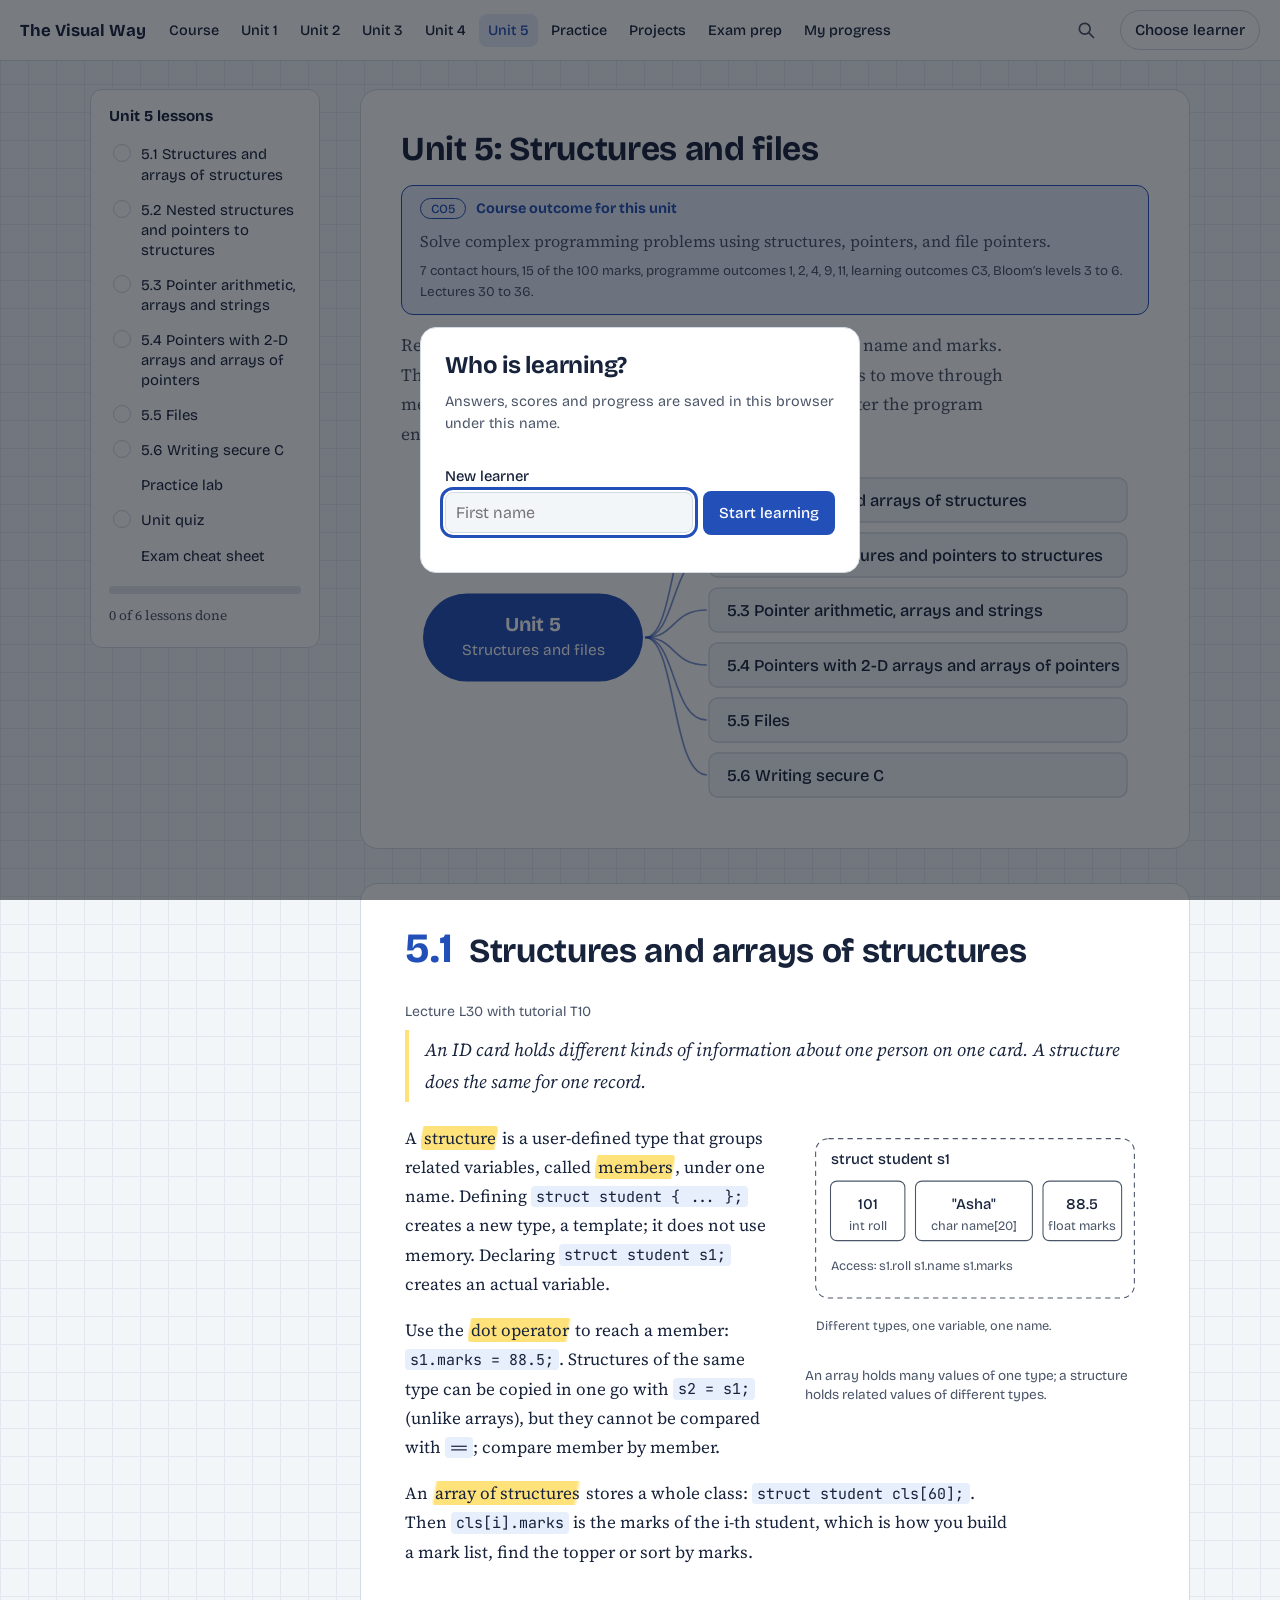
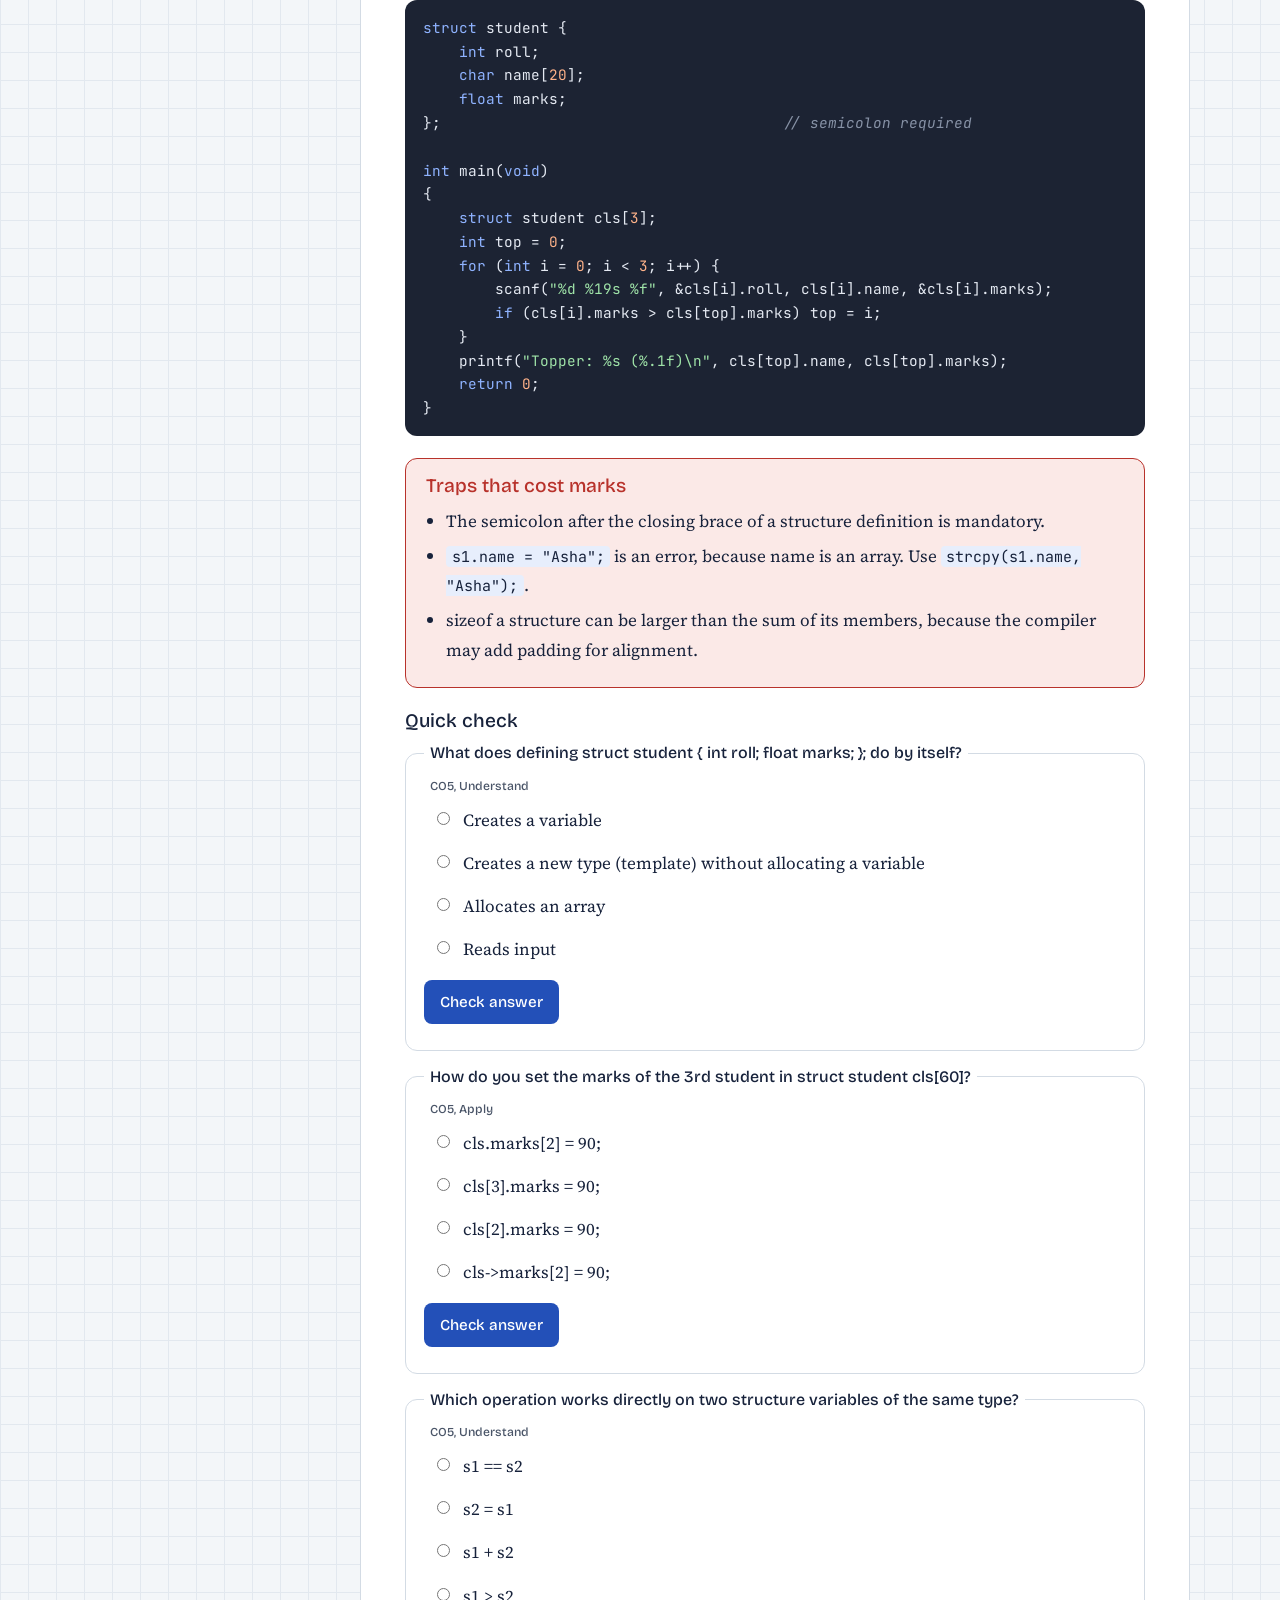
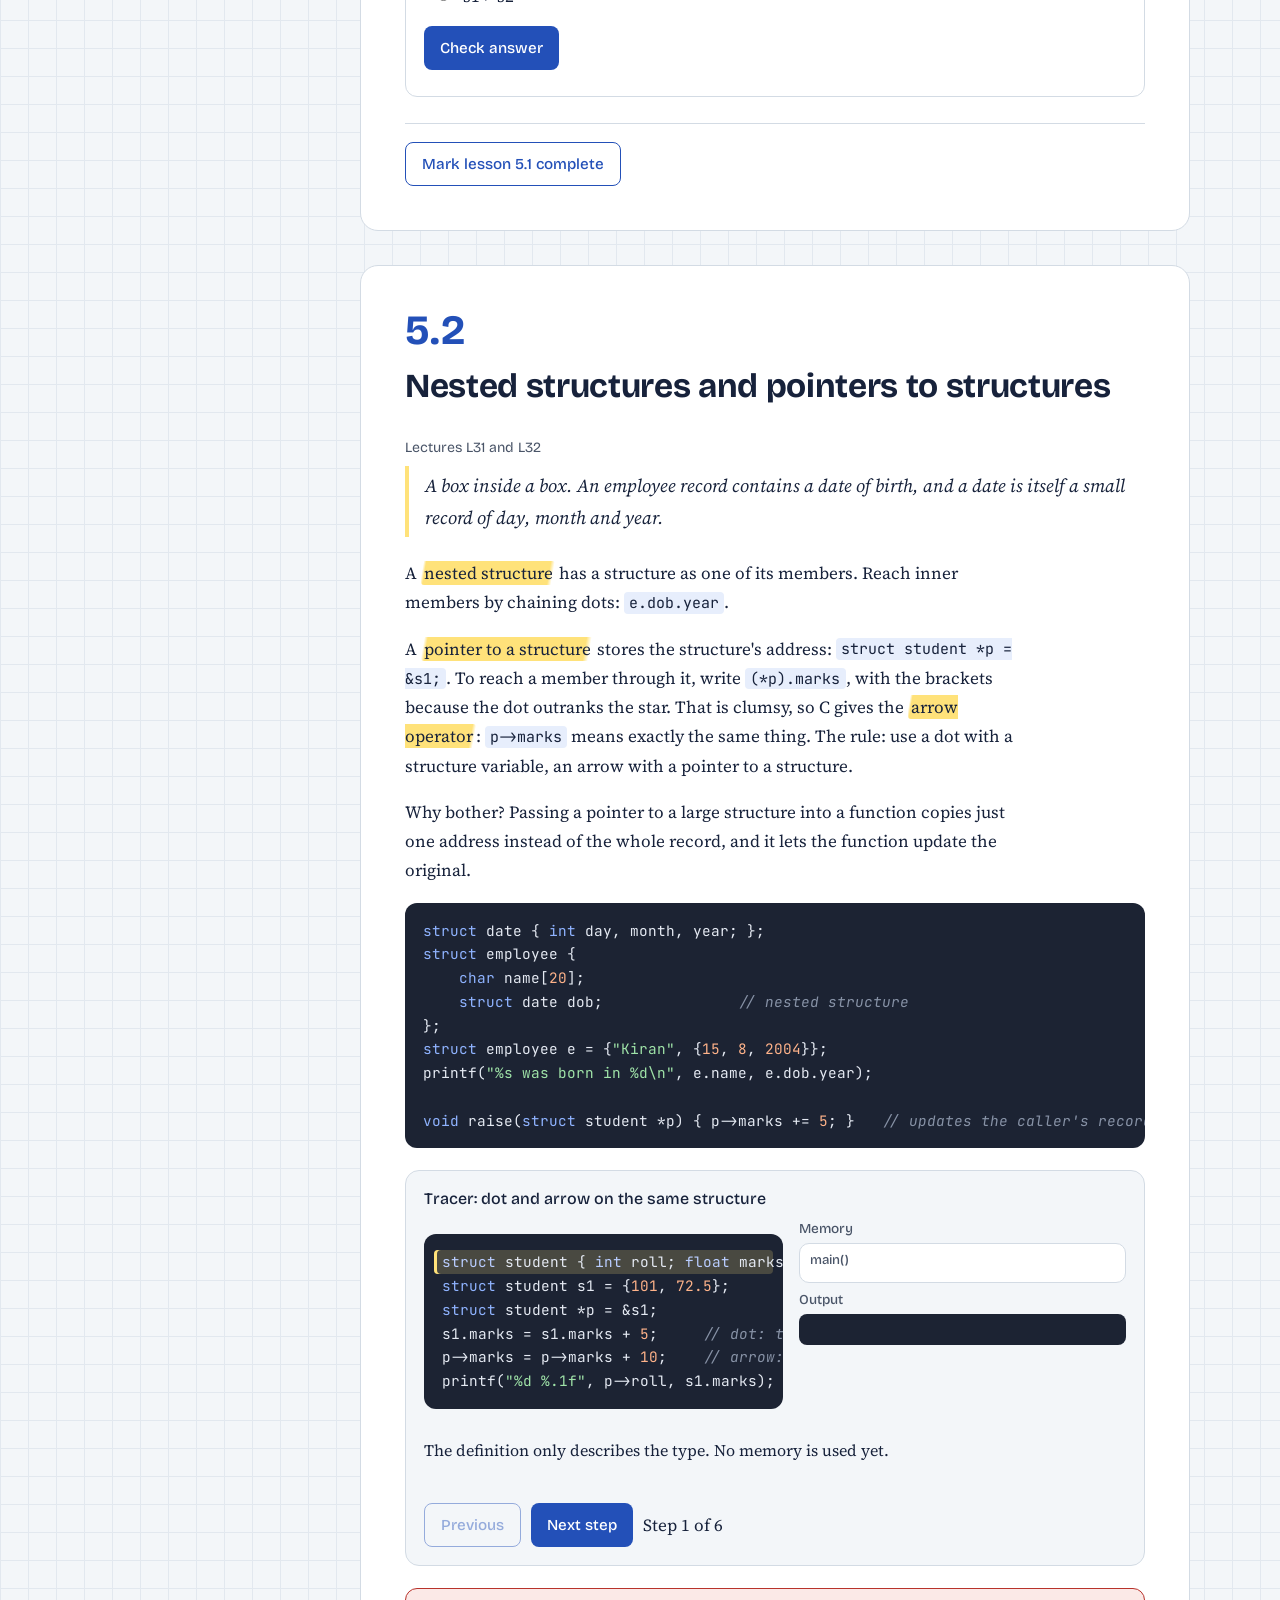
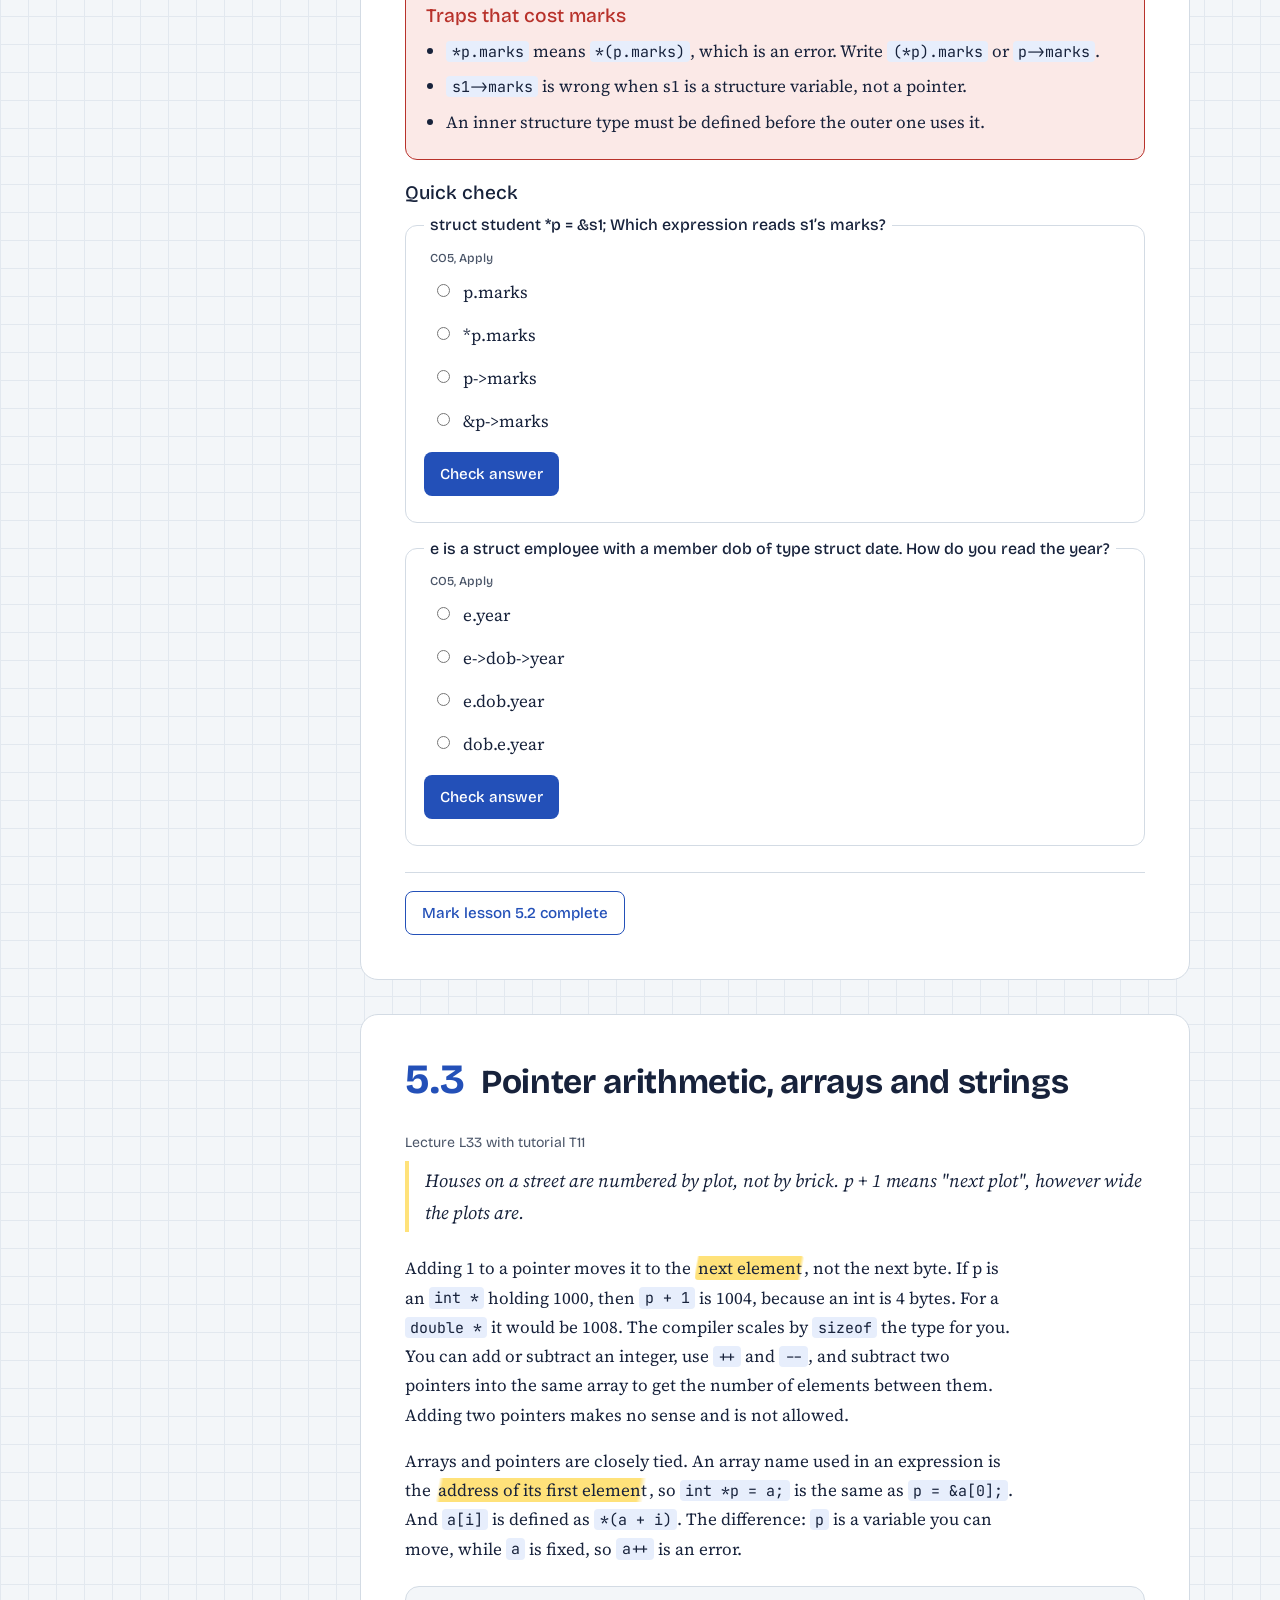
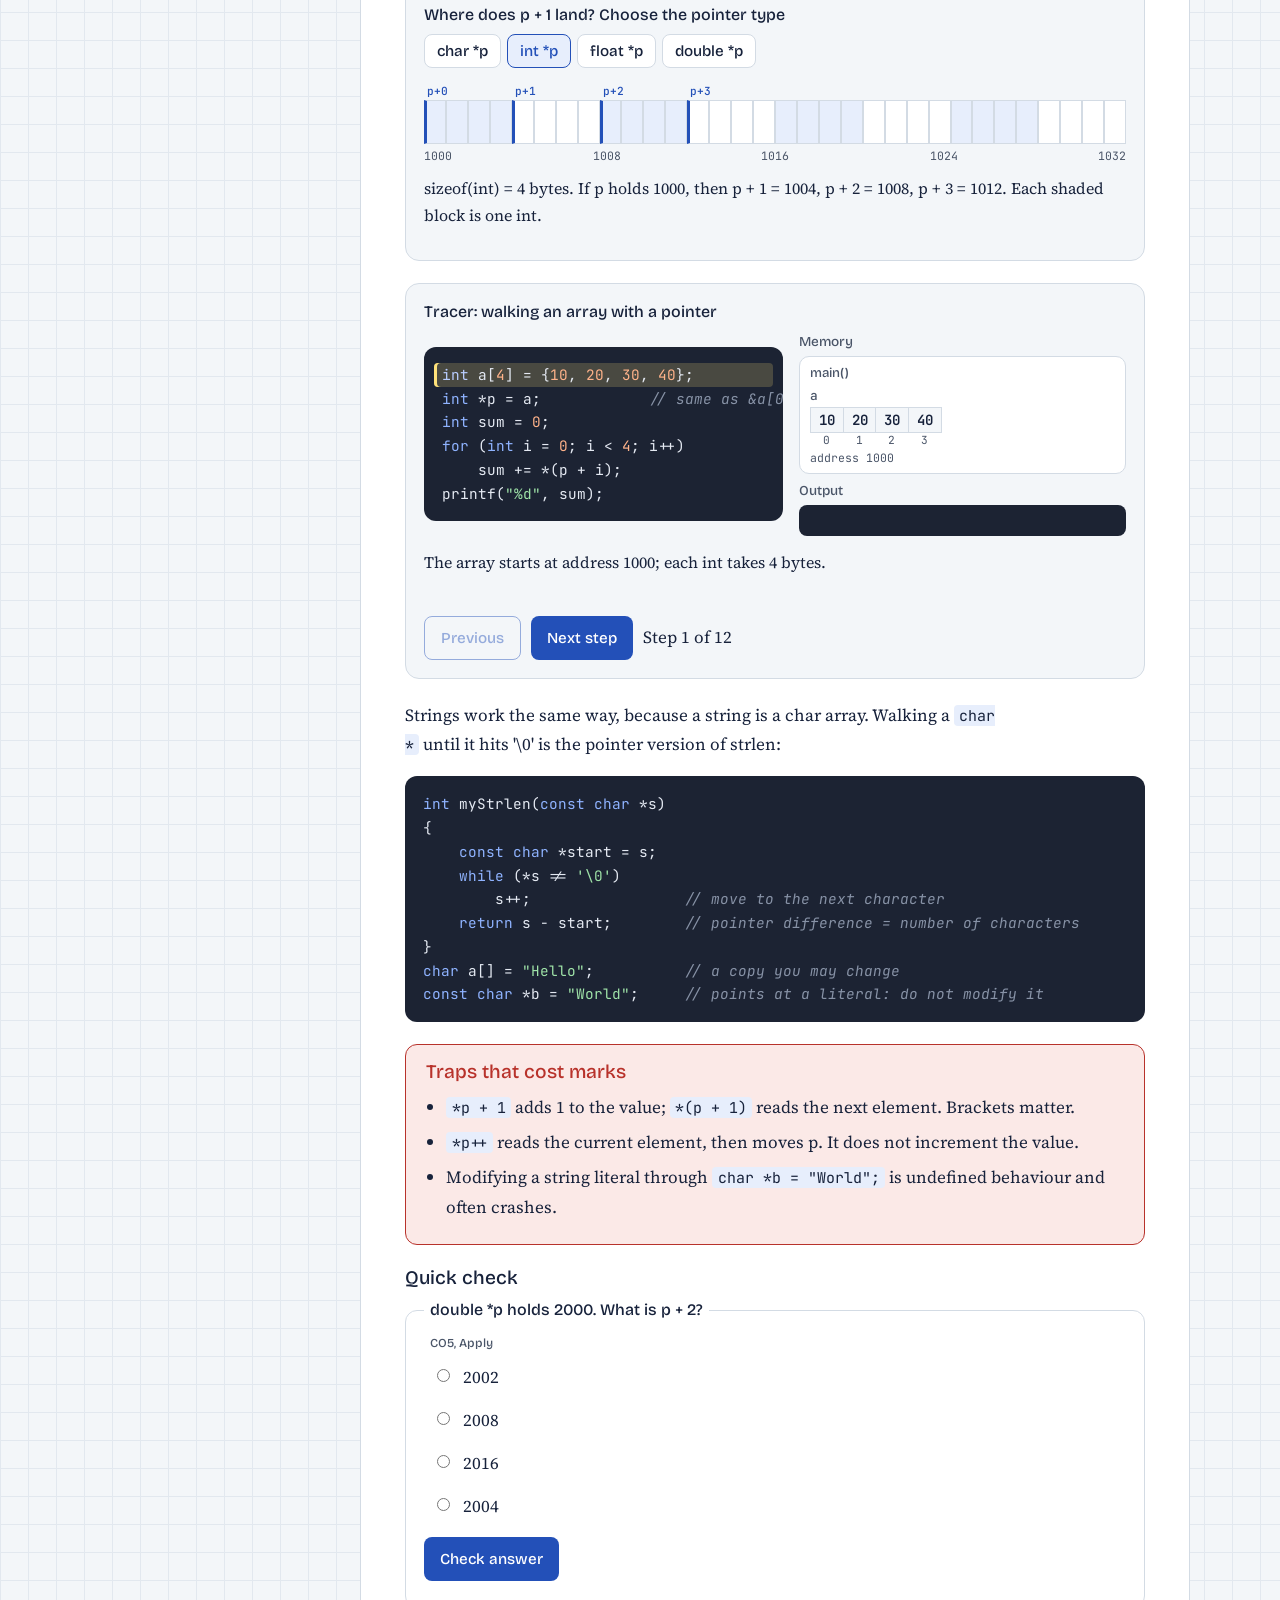
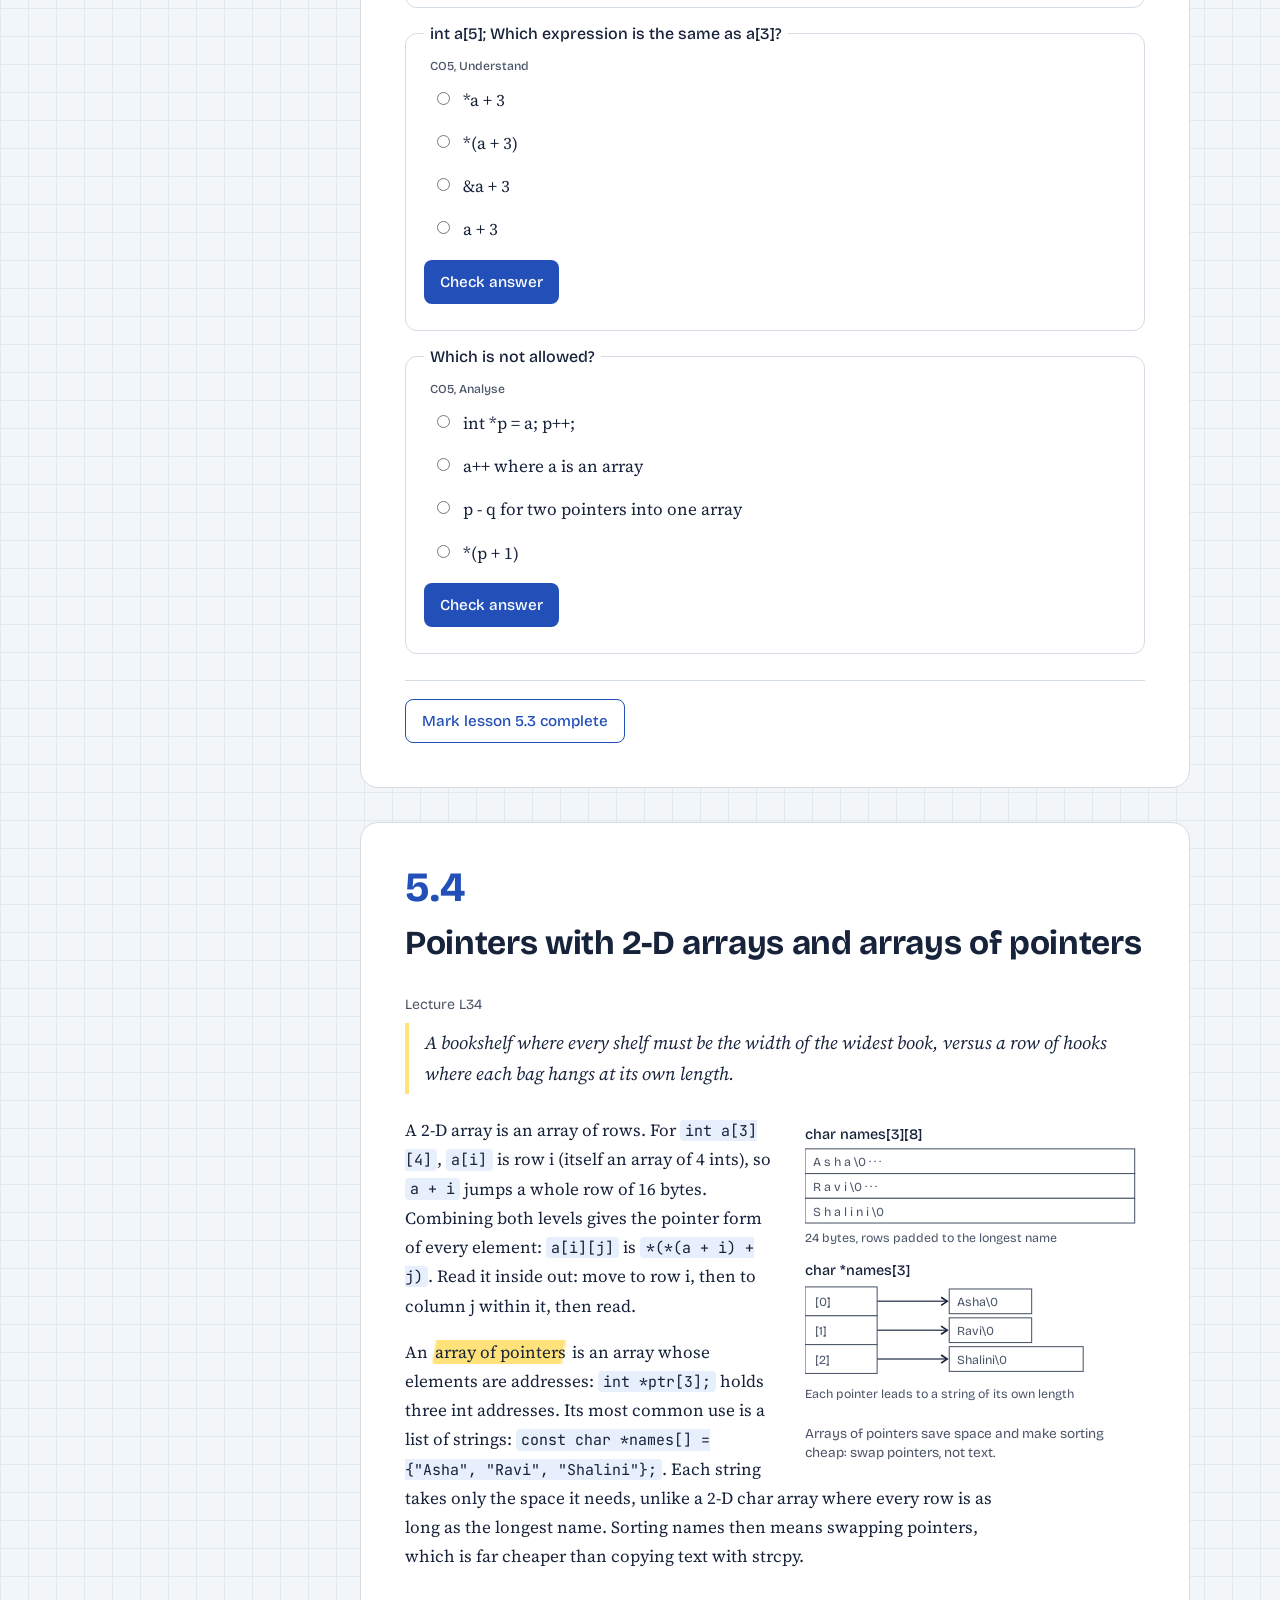
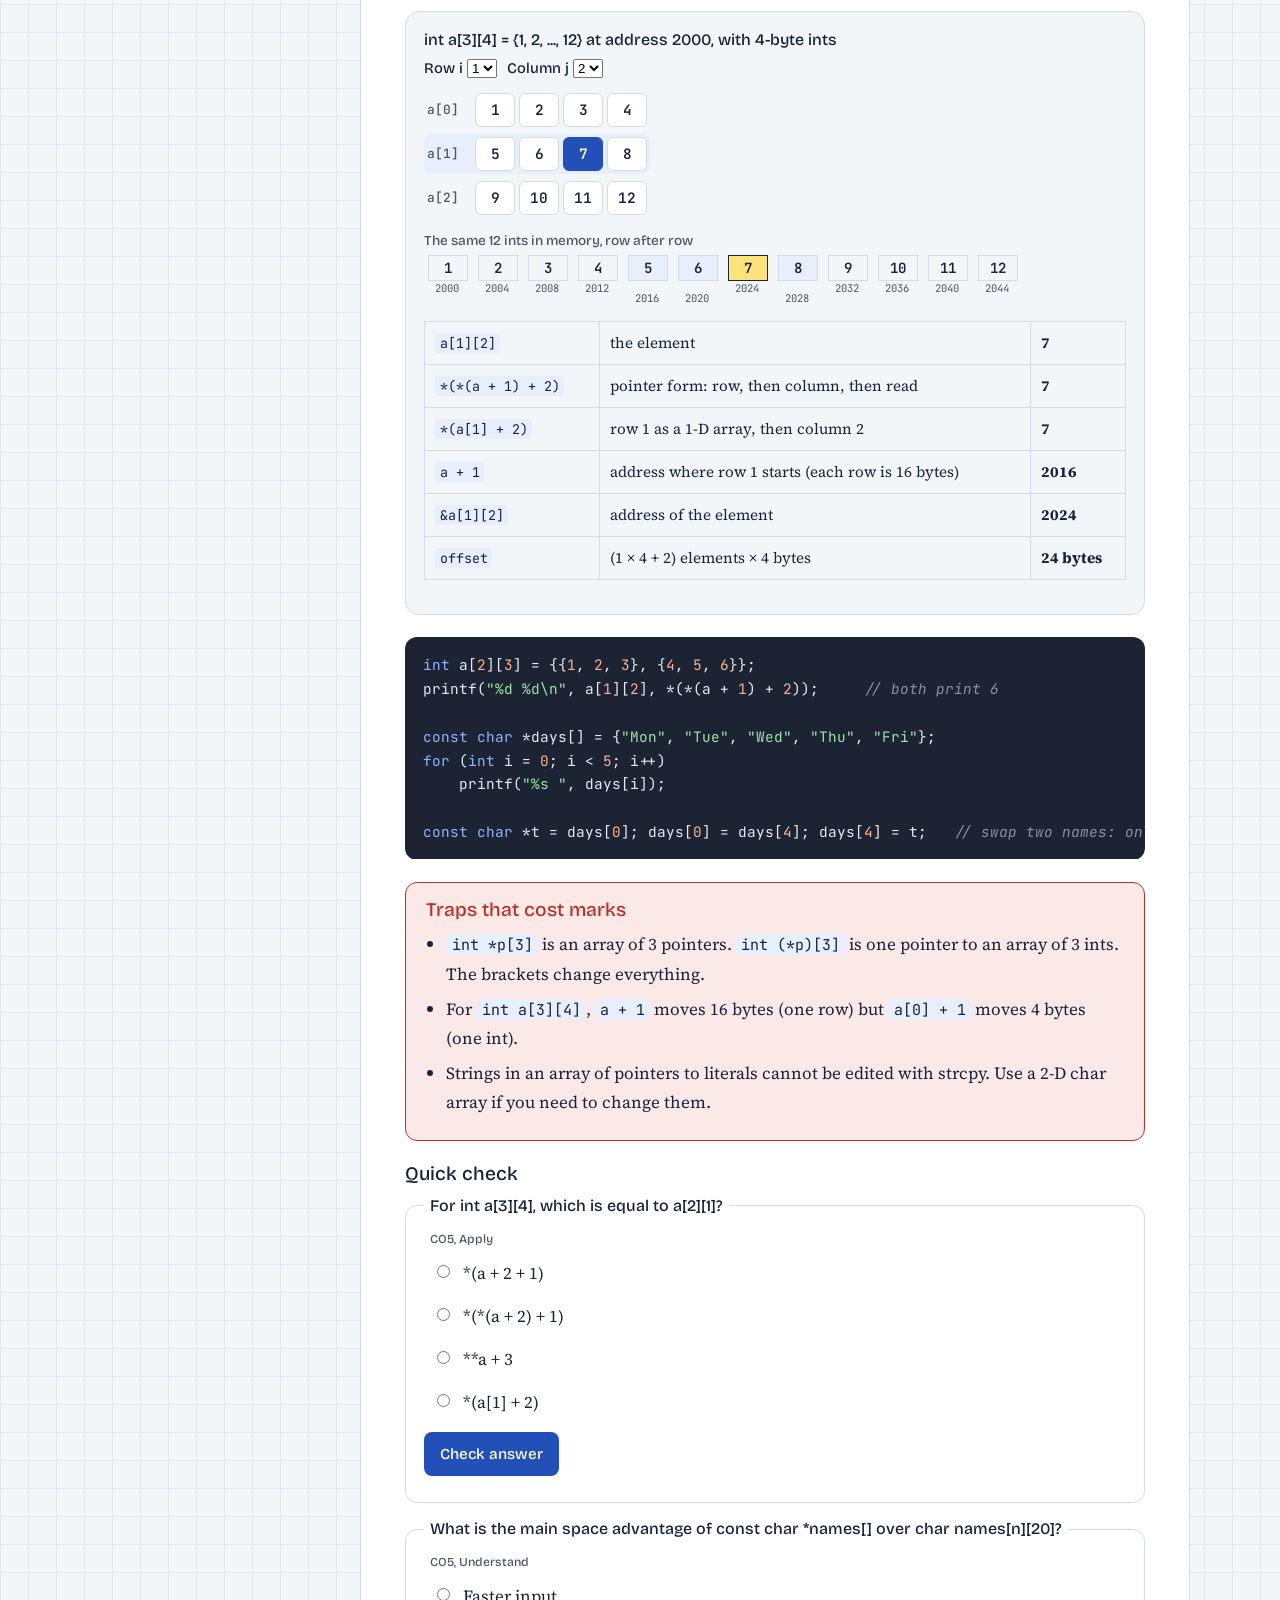
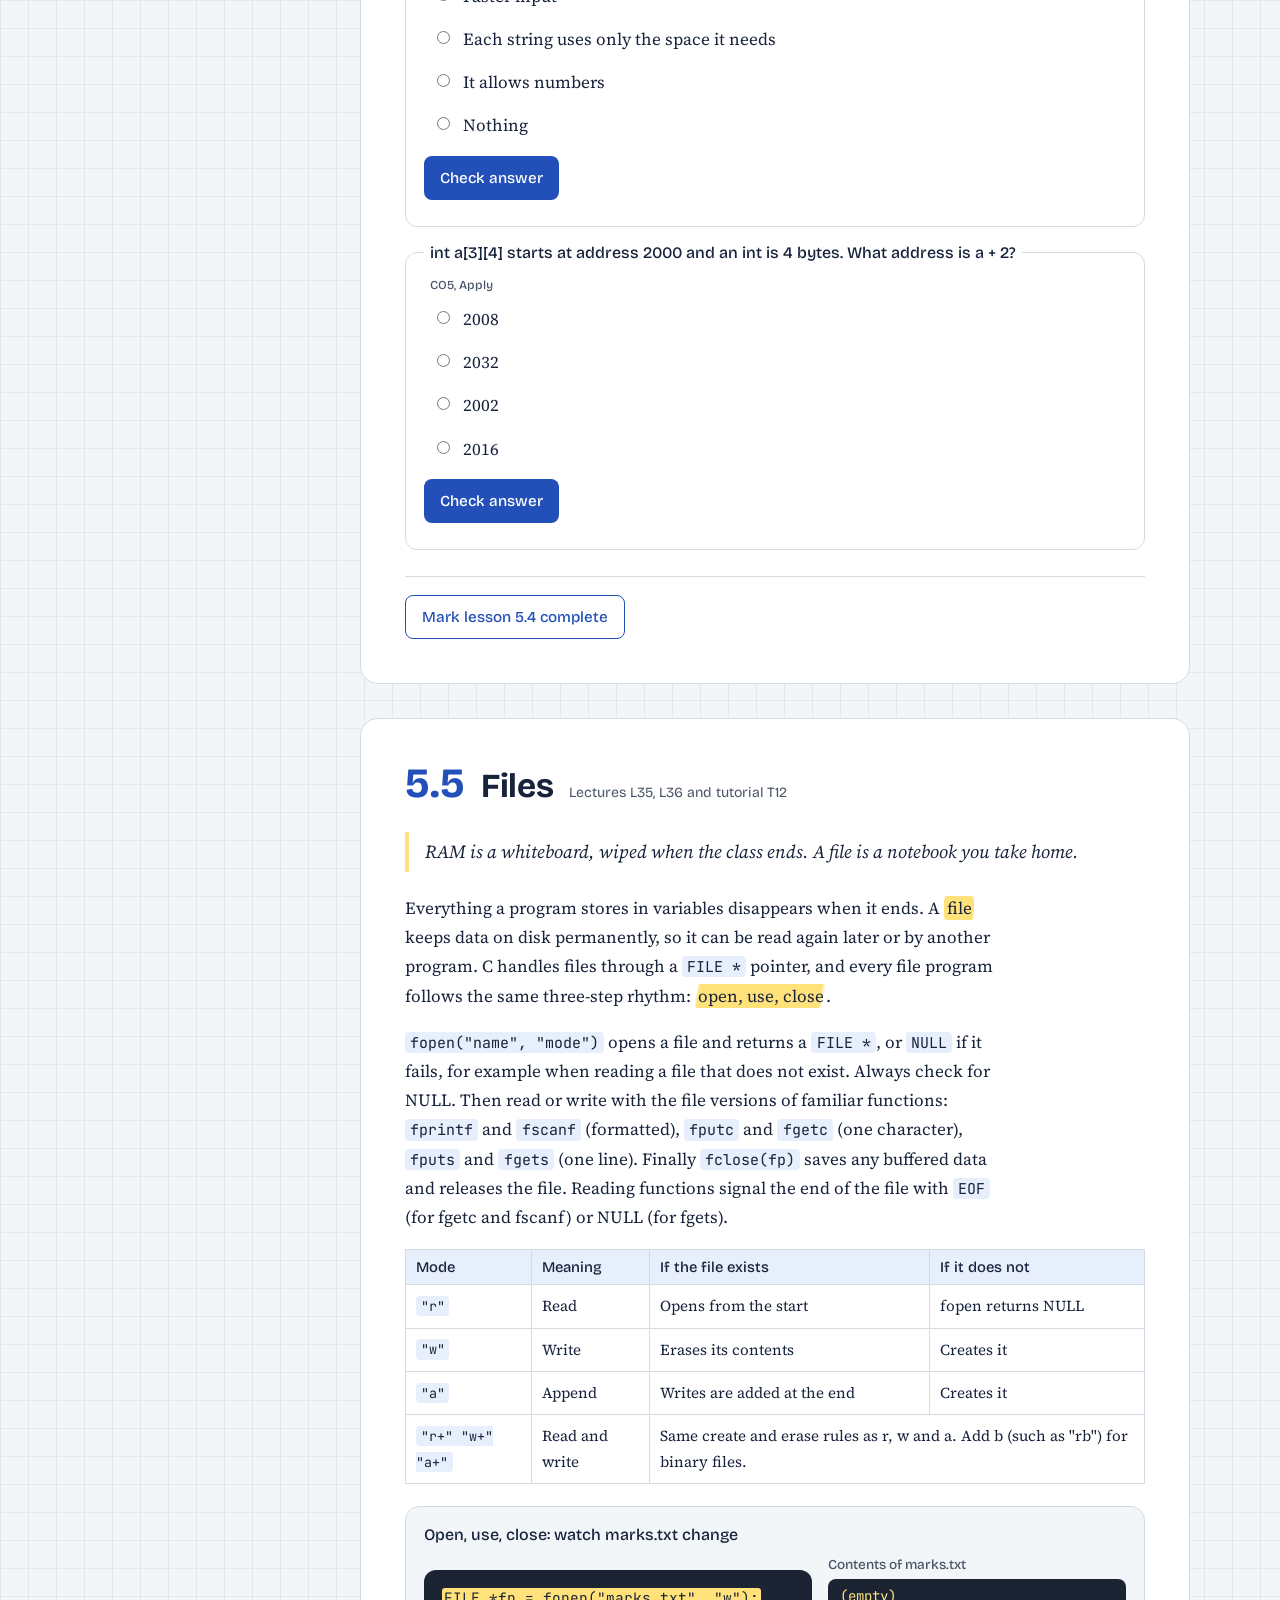
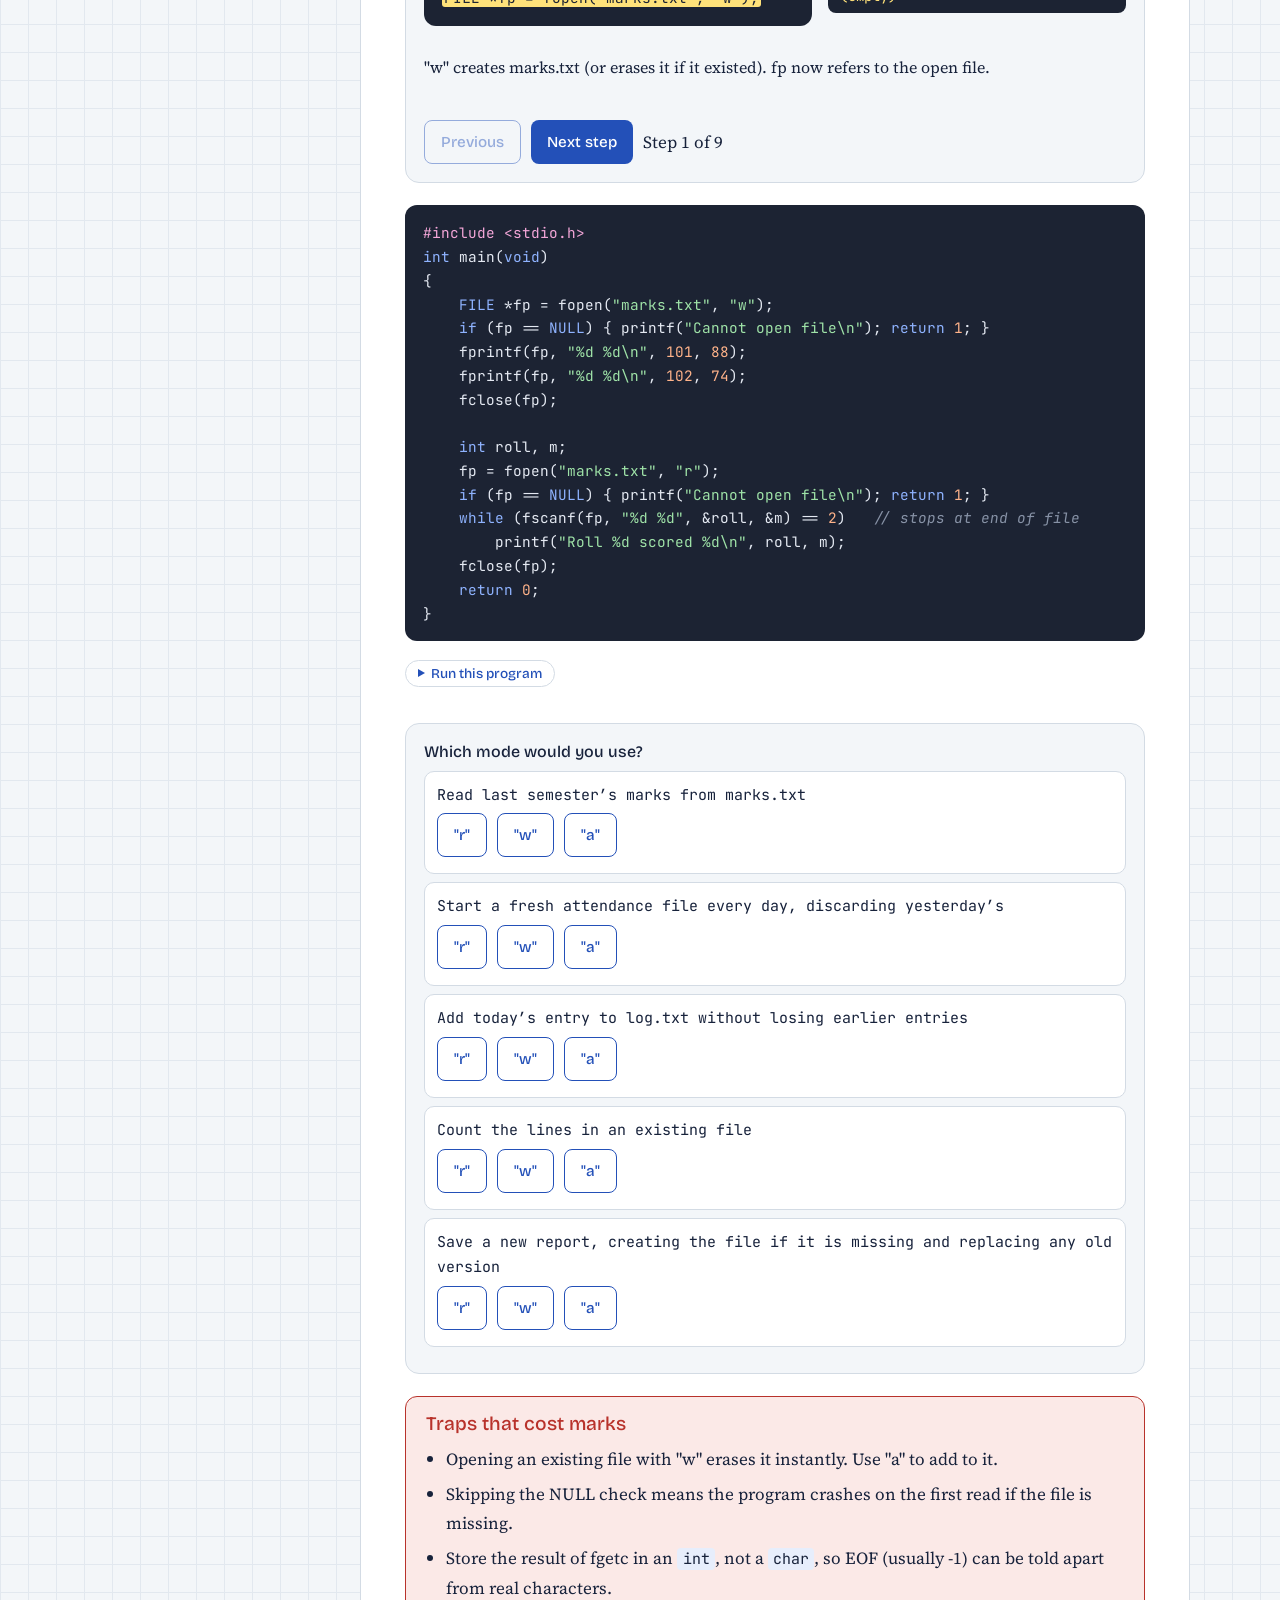
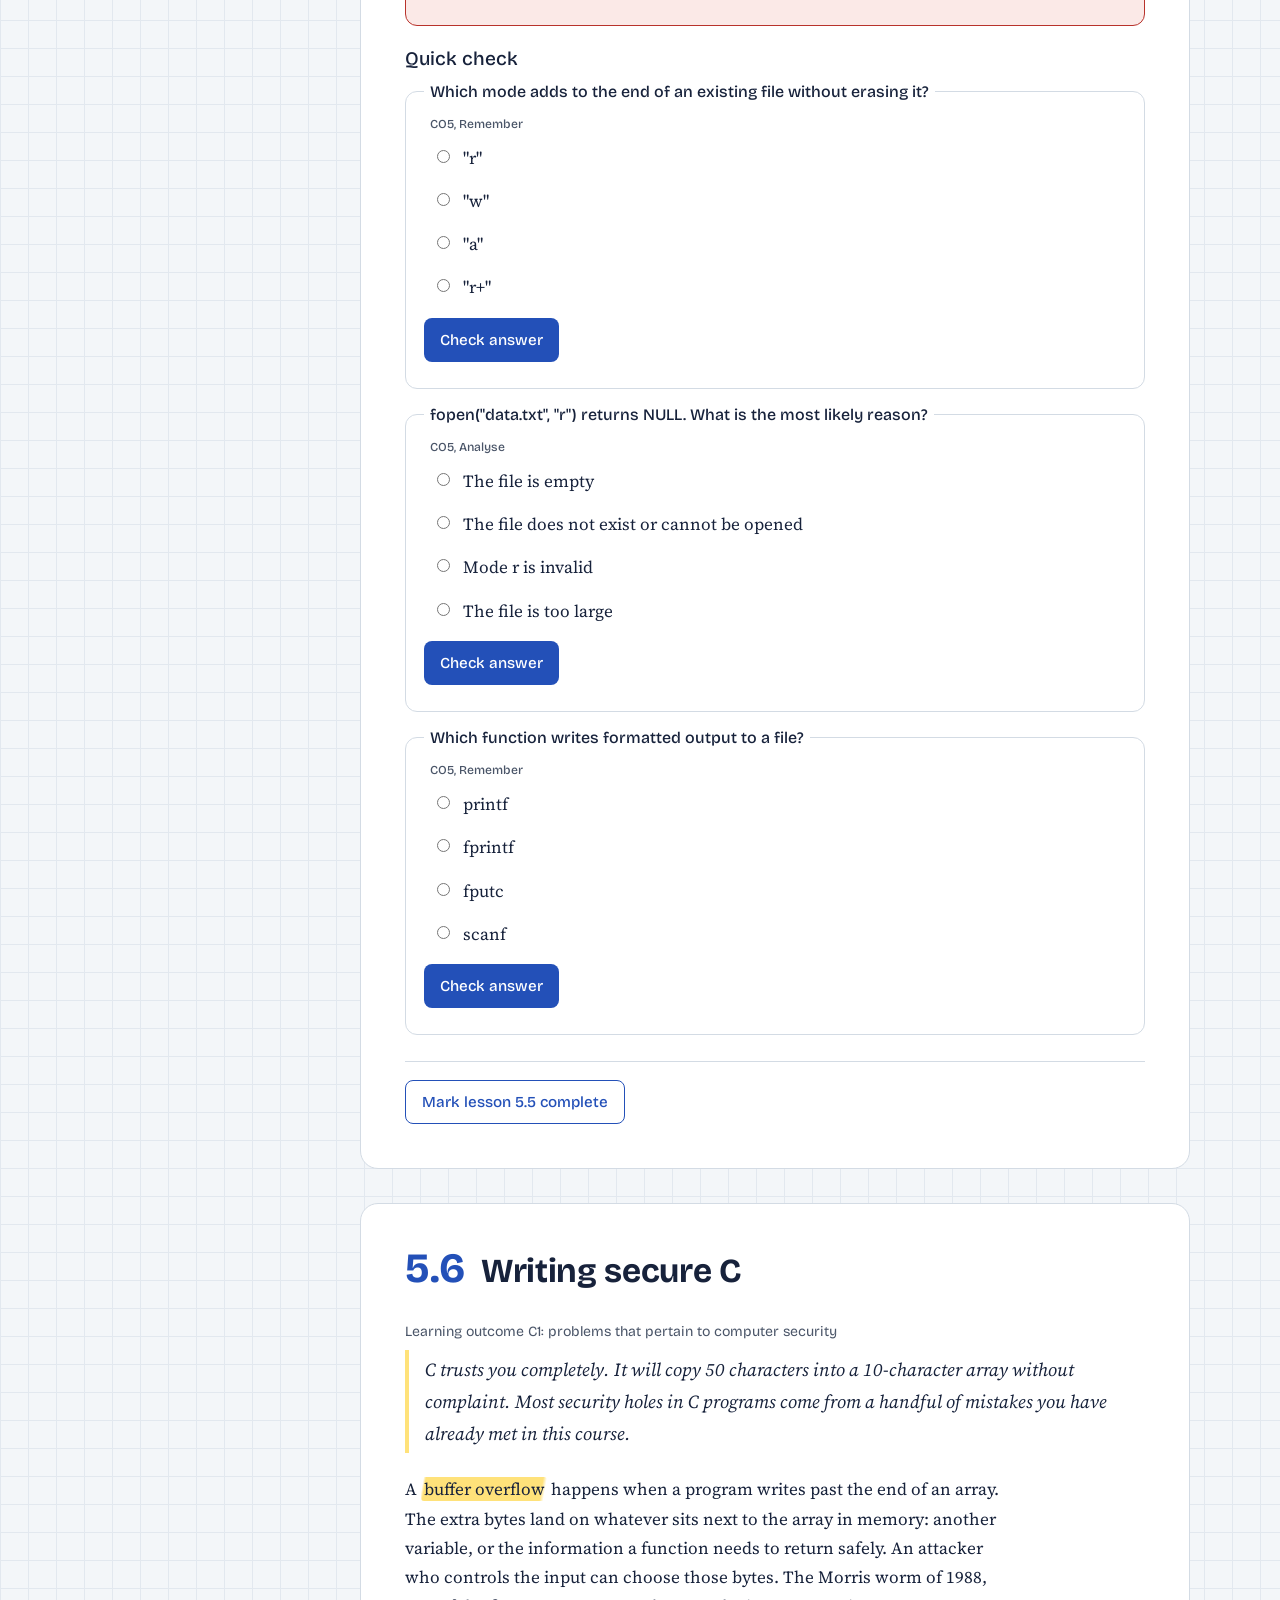
<file: courses/ces1102/unit5.html>
<!DOCTYPE html>
<html lang="en">
<head>
<meta charset="utf-8">
<meta name="viewport" content="width=device-width, initial-scale=1, viewport-fit=cover">
<title>Unit 5: Structures and files | PPS, the visual way</title>
<meta name="description" content="CES 1102 Unit 5: Structures and files.">
<meta name="theme-color" content="#2350B8">
<meta name="apple-mobile-web-app-capable" content="yes">
<meta name="mobile-web-app-capable" content="yes">
<meta name="apple-mobile-web-app-title" content="Visual Way">
<link rel="manifest" href="../../manifest.webmanifest">
<link rel="icon" type="image/png" sizes="192x192" href="../../assets/icons/icon-192.png">
<link rel="apple-touch-icon" href="../../assets/icons/apple-touch-icon.png">
<link rel="preconnect" href="https://fonts.googleapis.com">
<link rel="preconnect" href="https://fonts.gstatic.com" crossorigin>
<link href="https://fonts.googleapis.com/css2?family=Bricolage+Grotesque:opsz,wght@12..96,500;12..96,700&family=Source+Serif+4:ital,opsz,wght@0,8..60,400;0,8..60,600;1,8..60,400&family=JetBrains+Mono:wght@400;600&display=swap" rel="stylesheet">
<link rel="stylesheet" href="../../assets/style.css">
</head>
<body data-page="unit" data-course="ces1102" data-unit="5" data-root="../../">
<svg width="0" height="0" style="position:absolute" aria-hidden="true" focusable="false"><defs><marker id="mk" viewBox="0 0 10 10" refX="8" refY="5" markerWidth="7" markerHeight="7" orient="auto-start-reverse"><path d="M2 1L8 5L2 9" fill="none" stroke="currentColor" stroke-width="1.6"/></marker></defs></svg>
<header class="topbar"><div class="topbar-in"><a class="brand" href="../../index.html">The Visual Way</a><nav class="unitnav" aria-label="Course"><a href="index.html">Course</a><a href="unit1.html">Unit 1</a><a href="unit2.html">Unit 2</a><a href="unit3.html">Unit 3</a><a href="unit4.html">Unit 4</a><a href="unit5.html" aria-current="page">Unit 5</a><a href="practice.html">Practice</a><a href="sdl.html">Projects</a><a href="exam.html">Exam prep</a><a href="progress.html">My progress</a></nav><a class="searchlink" href="search.html" aria-label="Search the course" title="Search"><svg viewBox="0 0 24 24" width="20" height="20" aria-hidden="true"><circle cx="10.5" cy="10.5" r="6.5" fill="none" stroke="currentColor" stroke-width="2"/><path d="M15.5 15.5 21 21" stroke="currentColor" stroke-width="2" stroke-linecap="round"/></svg></a><button class="learner-chip" type="button">Choose learner</button></div></header>
<div class="wrap layout" style="margin-top:28px">
<nav class="rail" aria-label="Lessons in this unit"><h4>Unit 5 lessons</h4><ol id="railList"></ol><div class="bar" aria-hidden="true"><i id="barFill"></i></div><small id="progText"></small></nav>
<main>
<section class="unit" id="unit-5">
  <div class="intro">
    <h1 class="unit-title">Unit 5: Structures and files</h1>
    <p>Real data comes in records: a student has a roll number, a name and marks. This unit groups related data into structures, uses pointers to move through memory efficiently, and saves data in files so it survives after the program ends.</p>
    <div class="mindmap" data-center="Unit 5|Structures and files"></div>
  </div>

  <!-- 5.1 -->
  <section class="lesson" id="u5l1" data-title="5.1 Structures and arrays of structures" aria-labelledby="u5l1h">
    <div class="lesson-head"><span class="num">5.1</span><h2 id="u5l1h">Structures and arrays of structures</h2><span class="lec">Lecture L30 with tutorial T10</span></div>
    <p class="hook">An ID card holds different kinds of information about one person on one card. A structure does the same for one record.</p>
    <figure class="fig-r">
      <svg viewBox="0 0 320 210" role="img" aria-labelledby="u5stT">
        <title id="u5stT">struct student s1 drawn as one box containing three members: roll, name and marks</title>
        <rect class="sv-cont" x="10" y="10" width="300" height="150" rx="12"/><text class="sv-t" x="24" y="34">struct student s1</text>
        <rect class="sv-box" x="24" y="50" width="70" height="56" rx="6"/><text class="sv-t" x="59" y="76" text-anchor="middle">101</text><text class="sv-s" x="59" y="96" text-anchor="middle">int roll</text>
        <rect class="sv-box" x="104" y="50" width="110" height="56" rx="6"/><text class="sv-t" x="159" y="76" text-anchor="middle">"Asha"</text><text class="sv-s" x="159" y="96" text-anchor="middle">char name[20]</text>
        <rect class="sv-box" x="224" y="50" width="74" height="56" rx="6"/><text class="sv-t" x="261" y="76" text-anchor="middle">88.5</text><text class="sv-s" x="261" y="96" text-anchor="middle">float marks</text>
        <text class="sv-s" x="24" y="134">Access: s1.roll   s1.name   s1.marks</text>
        <text class="sv-s" x="10" y="190">Different types, one variable, one name.</text>
      </svg>
      <figcaption>An array holds many values of one type; a structure holds related values of different types.</figcaption>
    </figure>
    <div class="prose">
      <p>A <mark>structure</mark> is a user-defined type that groups related variables, called <mark>members</mark>, under one name. Defining <code>struct student { ... };</code> creates a new type, a template; it does not use memory. Declaring <code>struct student s1;</code> creates an actual variable.</p>
      <p>Use the <mark>dot operator</mark> to reach a member: <code>s1.marks = 88.5;</code>. Structures of the same type can be copied in one go with <code>s2 = s1;</code> (unlike arrays), but they cannot be compared with <code>==</code>; compare member by member.</p>
      <p>An <mark>array of structures</mark> stores a whole class: <code>struct student cls[60];</code>. Then <code>cls[i].marks</code> is the marks of the i-th student, which is how you build a mark list, find the topper or sort by marks.</p>
    </div>
    <div class="clear"></div>
<pre class="c" data-hl>
struct student {
    int roll;
    char name[20];
    float marks;
};                                      // semicolon required

int main(void)
{
    struct student cls[3];
    int top = 0;
    for (int i = 0; i &lt; 3; i++) {
        scanf("%d %19s %f", &amp;cls[i].roll, cls[i].name, &amp;cls[i].marks);
        if (cls[i].marks &gt; cls[top].marks) top = i;
    }
    printf("Topper: %s (%.1f)\n", cls[top].name, cls[top].marks);
    return 0;
}</pre>
    <div class="traps">
      <h3>Traps that cost marks</h3>
      <ul>
        <li>The semicolon after the closing brace of a structure definition is mandatory.</li>
        <li><code>s1.name = "Asha";</code> is an error, because name is an array. Use <code>strcpy(s1.name, "Asha");</code>.</li>
        <li>sizeof a structure can be larger than the sum of its members, because the compiler may add padding for alignment.</li>
      </ul>
    </div>
    <h3>Quick check</h3>
    <div class="qc" data-set="u5l1"></div>
    <div class="complete row"><button class="btn ghost" data-done="u5l1"></button></div>
  </section>

  <!-- 5.2 -->
  <section class="lesson" id="u5l2" data-title="5.2 Nested structures and pointers to structures" aria-labelledby="u5l2h">
    <div class="lesson-head"><span class="num">5.2</span><h2 id="u5l2h">Nested structures and pointers to structures</h2><span class="lec">Lectures L31 and L32</span></div>
    <p class="hook">A box inside a box. An employee record contains a date of birth, and a date is itself a small record of day, month and year.</p>
    <div class="prose">
      <p>A <mark>nested structure</mark> has a structure as one of its members. Reach inner members by chaining dots: <code>e.dob.year</code>.</p>
      <p>A <mark>pointer to a structure</mark> stores the structure's address: <code>struct student *p = &amp;s1;</code>. To reach a member through it, write <code>(*p).marks</code>, with the brackets because the dot outranks the star. That is clumsy, so C gives the <mark>arrow operator</mark>: <code>p-&gt;marks</code> means exactly the same thing. The rule: use a dot with a structure variable, an arrow with a pointer to a structure.</p>
      <p>Why bother? Passing a pointer to a large structure into a function copies just one address instead of the whole record, and it lets the function update the original.</p>
    </div>
<pre class="c" data-hl>
struct date { int day, month, year; };
struct employee {
    char name[20];
    struct date dob;               // nested structure
};
struct employee e = {"Kiran", {15, 8, 2004}};
printf("%s was born in %d\n", e.name, e.dob.year);

void raise(struct student *p) { p-&gt;marks += 5; }   // updates the caller's record</pre>
    <div class="widget tracer" data-t="u5struct"></div>
    <div class="traps">
      <h3>Traps that cost marks</h3>
      <ul>
        <li><code>*p.marks</code> means <code>*(p.marks)</code>, which is an error. Write <code>(*p).marks</code> or <code>p-&gt;marks</code>.</li>
        <li><code>s1-&gt;marks</code> is wrong when s1 is a structure variable, not a pointer.</li>
        <li>An inner structure type must be defined before the outer one uses it.</li>
      </ul>
    </div>
    <h3>Quick check</h3>
    <div class="qc" data-set="u5l2"></div>
    <div class="complete row"><button class="btn ghost" data-done="u5l2"></button></div>
  </section>

  <!-- 5.3 -->
  <section class="lesson" id="u5l3" data-title="5.3 Pointer arithmetic, arrays and strings" aria-labelledby="u5l3h">
    <div class="lesson-head"><span class="num">5.3</span><h2 id="u5l3h">Pointer arithmetic, arrays and strings</h2><span class="lec">Lecture L33 with tutorial T11</span></div>
    <p class="hook">Houses on a street are numbered by plot, not by brick. p + 1 means "next plot", however wide the plots are.</p>
    <div class="prose">
      <p>Adding 1 to a pointer moves it to the <mark>next element</mark>, not the next byte. If p is an <code>int *</code> holding 1000, then <code>p + 1</code> is 1004, because an int is 4 bytes. For a <code>double *</code> it would be 1008. The compiler scales by <code>sizeof</code> the type for you. You can add or subtract an integer, use <code>++</code> and <code>--</code>, and subtract two pointers into the same array to get the number of elements between them. Adding two pointers makes no sense and is not allowed.</p>
      <p>Arrays and pointers are closely tied. An array name used in an expression is the <mark>address of its first element</mark>, so <code>int *p = a;</code> is the same as <code>p = &amp;a[0];</code>. And <code>a[i]</code> is defined as <code>*(a + i)</code>. The difference: <code>p</code> is a variable you can move, while <code>a</code> is fixed, so <code>a++</code> is an error.</p>
    </div>
    <div class="widget" id="ptrjump"></div>
    <div class="widget tracer" data-t="u5parr"></div>
    <div class="prose"><p>Strings work the same way, because a string is a char array. Walking a <code>char *</code> until it hits '\0' is the pointer version of strlen:</p></div>
<pre class="c" data-hl>
int myStrlen(const char *s)
{
    const char *start = s;
    while (*s != '\0')
        s++;                 // move to the next character
    return s - start;        // pointer difference = number of characters
}
char a[] = "Hello";          // a copy you may change
const char *b = "World";     // points at a literal: do not modify it</pre>
    <div class="traps">
      <h3>Traps that cost marks</h3>
      <ul>
        <li><code>*p + 1</code> adds 1 to the value; <code>*(p + 1)</code> reads the next element. Brackets matter.</li>
        <li><code>*p++</code> reads the current element, then moves p. It does not increment the value.</li>
        <li>Modifying a string literal through <code>char *b = "World";</code> is undefined behaviour and often crashes.</li>
      </ul>
    </div>
    <h3>Quick check</h3>
    <div class="qc" data-set="u5l3"></div>
    <div class="complete row"><button class="btn ghost" data-done="u5l3"></button></div>
  </section>

  <!-- 5.4 -->
  <section class="lesson" id="u5l4" data-title="5.4 Pointers with 2-D arrays and arrays of pointers" aria-labelledby="u5l4h">
    <div class="lesson-head"><span class="num">5.4</span><h2 id="u5l4h">Pointers with 2-D arrays and arrays of pointers</h2><span class="lec">Lecture L34</span></div>
    <p class="hook">A bookshelf where every shelf must be the width of the widest book, versus a row of hooks where each bag hangs at its own length.</p>
    <figure class="fig-r">
      <svg viewBox="0 0 330 280" role="img" aria-labelledby="u5apT">
        <title id="u5apT">2-D char array wastes space with fixed rows; an array of pointers points to strings of different lengths</title>
        <text class="sv-t" x="0" y="18">char names[3][8]</text>
        <g>
          <rect class="sv-box" x="0" y="28" width="320" height="24"/><text class="sv-s" x="8" y="45">A s h a \0 · · ·</text>
          <rect class="sv-box" x="0" y="52" width="320" height="24"/><text class="sv-s" x="8" y="69">R a v i \0 · · ·</text>
          <rect class="sv-box" x="0" y="76" width="320" height="24"/><text class="sv-s" x="8" y="93">S h a l i n i \0</text>
        </g>
        <text class="sv-s" x="0" y="118">24 bytes, rows padded to the longest name</text>
        <text class="sv-t" x="0" y="150">char *names[3]</text>
        <rect class="sv-box" x="0" y="162" width="70" height="28"/><text class="sv-s" x="10" y="181">[0]</text>
        <rect class="sv-box" x="0" y="190" width="70" height="28"/><text class="sv-s" x="10" y="209">[1]</text>
        <rect class="sv-box" x="0" y="218" width="70" height="28"/><text class="sv-s" x="10" y="237">[2]</text>
        <g style="color:var(--soft)"><path class="sv-line" d="M70 176 H138" marker-end="url(#mk)"/><path class="sv-line" d="M70 204 H138" marker-end="url(#mk)"/><path class="sv-line" d="M70 232 H138" marker-end="url(#mk)"/></g>
        <rect class="sv-box" x="140" y="164" width="80" height="24"/><text class="sv-s" x="148" y="181">Asha\0</text>
        <rect class="sv-box" x="140" y="192" width="80" height="24"/><text class="sv-s" x="148" y="209">Ravi\0</text>
        <rect class="sv-box" x="140" y="220" width="130" height="24"/><text class="sv-s" x="148" y="237">Shalini\0</text>
        <text class="sv-s" x="0" y="270">Each pointer leads to a string of its own length</text>
      </svg>
      <figcaption>Arrays of pointers save space and make sorting cheap: swap pointers, not text.</figcaption>
    </figure>
    <div class="prose">
      <p>A 2-D array is an array of rows. For <code>int a[3][4]</code>, <code>a[i]</code> is row i (itself an array of 4 ints), so <code>a + i</code> jumps a whole row of 16 bytes. Combining both levels gives the pointer form of every element: <code>a[i][j]</code> is <code>*(*(a + i) + j)</code>. Read it inside out: move to row i, then to column j within it, then read.</p>
      <p>An <mark>array of pointers</mark> is an array whose elements are addresses: <code>int *ptr[3];</code> holds three int addresses. Its most common use is a list of strings: <code>const char *names[] = {"Asha", "Ravi", "Shalini"};</code>. Each string takes only the space it needs, unlike a 2-D char array where every row is as long as the longest name. Sorting names then means swapping pointers, which is far cheaper than copying text with strcpy.</p>
    </div>
    <div class="clear"></div>
    <div class="widget addr2d"></div>
<pre class="c" data-hl>
int a[2][3] = {{1, 2, 3}, {4, 5, 6}};
printf("%d %d\n", a[1][2], *(*(a + 1) + 2));     // both print 6

const char *days[] = {"Mon", "Tue", "Wed", "Thu", "Fri"};
for (int i = 0; i &lt; 5; i++)
    printf("%s ", days[i]);

const char *t = days[0]; days[0] = days[4]; days[4] = t;   // swap two names: only addresses move</pre>
    <div class="traps">
      <h3>Traps that cost marks</h3>
      <ul>
        <li><code>int *p[3]</code> is an array of 3 pointers. <code>int (*p)[3]</code> is one pointer to an array of 3 ints. The brackets change everything.</li>
        <li>For <code>int a[3][4]</code>, <code>a + 1</code> moves 16 bytes (one row) but <code>a[0] + 1</code> moves 4 bytes (one int).</li>
        <li>Strings in an array of pointers to literals cannot be edited with strcpy. Use a 2-D char array if you need to change them.</li>
      </ul>
    </div>
    <h3>Quick check</h3>
    <div class="qc" data-set="u5l4"></div>
    <div class="complete row"><button class="btn ghost" data-done="u5l4"></button></div>
  </section>

  <!-- 5.5 -->
  <section class="lesson" id="u5l5" data-title="5.5 Files" aria-labelledby="u5l5h">
    <div class="lesson-head"><span class="num">5.5</span><h2 id="u5l5h">Files</h2><span class="lec">Lectures L35, L36 and tutorial T12</span></div>
    <p class="hook">RAM is a whiteboard, wiped when the class ends. A file is a notebook you take home.</p>
    <div class="prose">
      <p>Everything a program stores in variables disappears when it ends. A <mark>file</mark> keeps data on disk permanently, so it can be read again later or by another program. C handles files through a <code>FILE *</code> pointer, and every file program follows the same three-step rhythm: <mark>open, use, close</mark>.</p>
      <p><code>fopen("name", "mode")</code> opens a file and returns a <code>FILE *</code>, or <code>NULL</code> if it fails, for example when reading a file that does not exist. Always check for NULL. Then read or write with the file versions of familiar functions: <code>fprintf</code> and <code>fscanf</code> (formatted), <code>fputc</code> and <code>fgetc</code> (one character), <code>fputs</code> and <code>fgets</code> (one line). Finally <code>fclose(fp)</code> saves any buffered data and releases the file. Reading functions signal the end of the file with <code>EOF</code> (for fgetc and fscanf) or NULL (for fgets).</p>
    </div>
    <div class="tbl"><table>
      <thead><tr><th>Mode</th><th>Meaning</th><th>If the file exists</th><th>If it does not</th></tr></thead>
      <tbody>
        <tr><td><code>"r"</code></td><td>Read</td><td>Opens from the start</td><td>fopen returns NULL</td></tr>
        <tr><td><code>"w"</code></td><td>Write</td><td>Erases its contents</td><td>Creates it</td></tr>
        <tr><td><code>"a"</code></td><td>Append</td><td>Writes are added at the end</td><td>Creates it</td></tr>
        <tr><td><code>"r+" "w+" "a+"</code></td><td>Read and write</td><td colspan="2">Same create and erase rules as r, w and a. Add b (such as "rb") for binary files.</td></tr>
      </tbody>
    </table></div>
    <div class="widget stepper" data-s="u5file"></div>
<pre class="c" data-hl>
#include &lt;stdio.h&gt;
int main(void)
{
    FILE *fp = fopen("marks.txt", "w");
    if (fp == NULL) { printf("Cannot open file\n"); return 1; }
    fprintf(fp, "%d %d\n", 101, 88);
    fprintf(fp, "%d %d\n", 102, 74);
    fclose(fp);

    int roll, m;
    fp = fopen("marks.txt", "r");
    if (fp == NULL) { printf("Cannot open file\n"); return 1; }
    while (fscanf(fp, "%d %d", &amp;roll, &amp;m) == 2)   // stops at end of file
        printf("Roll %d scored %d\n", roll, m);
    fclose(fp);
    return 0;
}</pre>
    <div class="widget sorterw" data-s="u5modes"></div>
    <div class="traps">
      <h3>Traps that cost marks</h3>
      <ul>
        <li>Opening an existing file with "w" erases it instantly. Use "a" to add to it.</li>
        <li>Skipping the NULL check means the program crashes on the first read if the file is missing.</li>
        <li>Store the result of fgetc in an <code>int</code>, not a <code>char</code>, so EOF (usually -1) can be told apart from real characters.</li>
      </ul>
    </div>
    <h3>Quick check</h3>
    <div class="qc" data-set="u5l5"></div>
    <div class="complete row"><button class="btn ghost" data-done="u5l5"></button></div>
  </section>

    <!-- 5.6 -->
  <section class="lesson" id="u5l6" data-title="5.6 Writing secure C" aria-labelledby="u5l6h">
    <div class="lesson-head"><span class="num">5.6</span><h2 id="u5l6h">Writing secure C</h2><span class="lec">Learning outcome C1: problems that pertain to computer security</span></div>
    <p class="hook">C trusts you completely. It will copy 50 characters into a 10-character array without complaint. Most security holes in C programs come from a handful of mistakes you have already met in this course.</p>
    <div class="prose">
      <p>A <mark>buffer overflow</mark> happens when a program writes past the end of an array. The extra bytes land on whatever sits next to the array in memory: another variable, or the information a function needs to return safely. An attacker who controls the input can choose those bytes. The Morris worm of 1988, one of the first worms to spread across the internet, got into computers through exactly this mistake: a server program read input with <code>gets</code>, which has no way to stop at the end of the array.</p>
      <p>The lab below shows the idea. <code>name</code> has room for 7 characters plus <code>'\0'</code>, and an <code>isAdmin</code> flag sits right after it. Type a longer name and watch what <code>strcpy</code> does, then switch to the safe version.</p>
    </div>
    <div class="widget ovlab"></div>
    <div class="tbl"><table>
      <thead><tr><th>Risky code</th><th>What can go wrong</th><th>Safer habit</th></tr></thead>
      <tbody>
        <tr><td><code>gets(s);</code></td><td>No length limit at all; removed from the C language</td><td><code>fgets(s, sizeof s, stdin);</code></td></tr>
        <tr><td><code>scanf("%s", s);</code></td><td>A long word overflows s</td><td>Give a width one less than the size: <code>scanf("%19s", s);</code> for <code>char s[20]</code></td></tr>
        <tr><td><code>strcpy(d, s);</code> <code>strcat(d, s);</code></td><td>The destination can be too small</td><td>Check <code>strlen</code> first, or use <code>snprintf(d, sizeof d, "%s", s);</code></td></tr>
        <tr><td><code>a[i] = x;</code> with i from the user</td><td>Writes outside the array</td><td>Check <code>0 &lt;= i &amp;&amp; i &lt; n</code> before using i</td></tr>
        <tr><td><code>printf(text);</code></td><td>A % in the text is treated as a format code and reads or writes memory</td><td><code>printf("%s", text);</code></td></tr>
        <tr><td><code>scanf("%d", &amp;n);</code> with no check</td><td>Letters leave n unset, and later code uses garbage</td><td>Check that scanf returned 1, and check the range</td></tr>
        <tr><td><code>int f = 1;</code> for 20!</td><td>Integer overflow gives wrong, even negative, results</td><td>Use a wider type such as <code>unsigned long long</code> and check limits</td></tr>
        <tr><td><code>int *p; *p = 5;</code></td><td>Writes to a random address</td><td>Initialise pointers: <code>int *p = NULL;</code> and check before use</td></tr>
        <tr><td><code>fp = fopen(...);</code> with no check</td><td>A missing file crashes the program</td><td><code>if (fp == NULL) { ... }</code></td></tr>
      </tbody>
    </table></div>
    <div class="prose"><p>The most useful habit of all is to <mark>validate input</mark>: never assume the user typed what you asked for. This loop keeps asking until it gets a whole number in range, and throws away anything else that was typed.</p></div>
<pre class="c" data-hl>
int marks, c, r;
printf("Marks (0 to 100): ");
while ((r = scanf("%d", &amp;marks)) != 1 || marks &lt; 0 || marks &gt; 100) {
    if (r == EOF) return 1;             /* no input left at all */
    while ((c = getchar()) != '\n' &amp;&amp; c != EOF) {
        /* discard the rest of the bad line */
    }
    printf("Please type a whole number from 0 to 100: ");
}</pre>
    <div class="widget sorterw" data-s="u5safe"></div>
    <div class="traps">
      <h3>Traps that cost marks</h3>
      <ul>
        <li><code>char s[10]</code> holds at most 9 characters plus '\0'. The width in scanf is therefore 9: <code>%9s</code>.</li>
        <li><code>strncpy(d, s, n)</code> does not add '\0' when s is too long. Add it yourself: <code>d[n - 1] = '\0';</code></li>
        <li>"It worked when I tested it" proves nothing about long or unexpected input. Test with empty, very long and wrong-type input too.</li>
      </ul>
    </div>
    <h3>Quick check</h3>
    <div class="qc" data-set="u5l6"></div>
    <div class="complete row"><button class="btn ghost" data-done="u5l6"></button></div>
  </section>

<section class="lesson" id="u5lab" data-title="Practice lab" data-kind="lab" aria-labelledby="u5labh">
<div class="lesson-head"><h2 id="u5labh">Unit 5 practice lab</h2><span class="lec">Tutorials T10, T11, T12 and lectures L32, L34, L36</span></div>
<p class="prose">Try each problem on paper or in gcc before opening the solution. Easy problems apply one idea, medium ones combine ideas, and exam-level ones are the complete programs asked in end-semester papers. Solutions skip input prompts to stay short; add a printf prompt before each scanf in your lab record. Every C solution here compiles cleanly with gcc -Wall and was run on the sample input shown.</p>
<div class="row"><div class="tabs labfilter" role="group" aria-label="Filter problems by level"><button type="button" aria-pressed="true" data-f="all">All</button><button type="button" aria-pressed="false" data-f="easy">Easy</button><button type="button" aria-pressed="false" data-f="medium">Medium</button><button type="button" aria-pressed="false" data-f="exam">Exam level</button></div><p class="labcount" aria-live="polite"></p></div>
<article class="prob" data-level="easy"><div class="prob-h"><span class="lvl easy">Easy</span><h3>5A. Students scoring above 75</h3><span class="lec">Practises lesson 5.1</span></div><p>Read n student records (roll, name, marks) into an array of structures and print the students with marks above 75.</p>
<div class="io"><div><div class="tr-l">Sample input</div><pre class="tr-out">3
101 Asha 88.5
102 Ravi 64
103 Meena 79
</pre></div><div><div class="tr-l">Expected output</div><pre class="tr-out">101 Asha 88.5
103 Meena 79.0
</pre></div></div>
<details class="reveal"><summary>Hint</summary><p>struct student cls[50]; then read cls[i].roll, cls[i].name and cls[i].marks in a loop.</p></details>
<details class="reveal"><summary>Show solution</summary><pre class="c" data-hl>#include &lt;stdio.h&gt;
struct student {
    int roll;
    char name[20];
    float marks;
};
int main(void)
{
    struct student cls[50];
    int n;
    scanf("%d", &amp;n);
    for (int i = 0; i &lt; n; i++)
        scanf("%d %19s %f", &amp;cls[i].roll, cls[i].name, &amp;cls[i].marks);
    for (int i = 0; i &lt; n; i++)
        if (cls[i].marks &gt; 75)
            printf("%d %s %.1f\n", cls[i].roll, cls[i].name, cls[i].marks);
    return 0;
}</pre><p>name is already an array, so it takes no &amp; in scanf; roll and marks do. %19s leaves room for the \0.</p></details>
<div class="row" style="margin-top:12px"><button class="btn ghost" type="button" data-solved="u5labA">Mark as solved</button></div></article>
<article class="prob" data-level="medium"><div class="prob-h"><span class="lvl medium">Medium</span><h3>5B. Rank list: sort structures by marks</h3><span class="lec">Practises lesson 5.1, 3.3</span></div><p>Read n student records and print a rank list, highest marks first.</p>
<div class="io"><div><div class="tr-l">Sample input</div><pre class="tr-out">4
101 Asha 88.5
102 Ravi 64
103 Meena 79
104 Kiran 91
</pre></div><div><div class="tr-l">Expected output</div><pre class="tr-out">Rank 1: Kiran (104) 91.0
Rank 2: Asha (101) 88.5
Rank 3: Meena (103) 79.0
Rank 4: Ravi (102) 64.0
</pre></div></div>
<details class="reveal"><summary>Hint</summary><p>Bubble sort on cls[j].marks, but swap whole structures. Structures can be copied with =.</p></details>
<details class="reveal"><summary>Show solution</summary><pre class="c" data-hl>#include &lt;stdio.h&gt;
struct student { int roll; char name[20]; float marks; };
int main(void)
{
    struct student cls[50], t;
    int n;
    scanf("%d", &amp;n);
    for (int i = 0; i &lt; n; i++)
        scanf("%d %19s %f", &amp;cls[i].roll, cls[i].name, &amp;cls[i].marks);
    for (int i = 0; i &lt; n - 1; i++)
        for (int j = 0; j &lt; n - 1 - i; j++)
            if (cls[j].marks &lt; cls[j + 1].marks) {    /* &lt; for descending */
                t = cls[j]; cls[j] = cls[j + 1]; cls[j + 1] = t;
            }
    for (int i = 0; i &lt; n; i++)
        printf("Rank %d: %s (%d) %.1f\n", i + 1, cls[i].name, cls[i].roll, cls[i].marks);
    return 0;
}</pre><p>Swapping whole records keeps each name with its own marks. Swapping only the marks would scramble the list.</p></details>
<div class="row" style="margin-top:12px"><button class="btn ghost" type="button" data-solved="u5labB">Mark as solved</button></div></article>
<article class="prob" data-level="medium"><div class="prob-h"><span class="lvl medium">Medium</span><h3>5C. Earliest joiner: nested structures</h3><span class="lec">Practises lesson 5.2</span></div><p>Each employee has a name and a joining date (day, month, year) stored as a nested structure. Find who joined first.</p>
<div class="io"><div><div class="tr-l">Sample input</div><pre class="tr-out">3
Kiran 15 8 2019
Divya 2 3 2018
Arjun 20 11 2018
</pre></div><div><div class="tr-l">Expected output</div><pre class="tr-out">Earliest joiner: Divya (02/03/2018)
</pre></div></div>
<details class="reveal"><summary>Hint</summary><p>Compare years, then months if the years are equal, then days.</p></details>
<details class="reveal"><summary>Show solution</summary><pre class="c" data-hl>#include &lt;stdio.h&gt;
struct date { int d, m, y; };
struct employee { char name[20]; struct date join; };
int earlier(struct date a, struct date b)      /* 1 if a is before b */
{
    if (a.y != b.y) return a.y &lt; b.y;
    if (a.m != b.m) return a.m &lt; b.m;
    return a.d &lt; b.d;
}
int main(void)
{
    struct employee e[20];
    int n, first = 0;
    scanf("%d", &amp;n);
    for (int i = 0; i &lt; n; i++)
        scanf("%19s %d %d %d", e[i].name, &amp;e[i].join.d, &amp;e[i].join.m, &amp;e[i].join.y);
    for (int i = 1; i &lt; n; i++)
        if (earlier(e[i].join, e[first].join)) first = i;
    printf("Earliest joiner: %s (%02d/%02d/%d)\n", e[first].name,
           e[first].join.d, e[first].join.m, e[first].join.y);
    return 0;
}</pre><p>e[i].join.y chains two dots: array element, then the nested structure, then its member. Passing struct date to a function copies it, which is fine for a small record.</p></details>
<div class="row" style="margin-top:12px"><button class="btn ghost" type="button" data-solved="u5labC">Mark as solved</button></div></article>
<article class="prob" data-level="medium"><div class="prob-h"><span class="lvl medium">Medium</span><h3>5D. Update a record through a pointer</h3><span class="lec">Practises lesson 5.2</span></div><p>Write void addBonus(struct student *p, float bonus) that adds a bonus to a student’s marks without letting them exceed 100.</p>
<div class="io"><div><div class="tr-l">Sample input</div><pre class="tr-out">101 Asha 96
5
</pre></div><div><div class="tr-l">Expected output</div><pre class="tr-out">101 Asha 100.0
</pre></div></div>
<details class="reveal"><summary>Hint</summary><p>Use the arrow operator: p-&gt;marks. Pass &amp;s from main.</p></details>
<details class="reveal"><summary>Show solution</summary><pre class="c" data-hl>#include &lt;stdio.h&gt;
struct student { int roll; char name[20]; float marks; };
void addBonus(struct student *p, float bonus)
{
    p-&gt;marks += bonus;
    if (p-&gt;marks &gt; 100) p-&gt;marks = 100;
}
int main(void)
{
    struct student s;
    float b;
    scanf("%d %19s %f", &amp;s.roll, s.name, &amp;s.marks);
    scanf("%f", &amp;b);
    addBonus(&amp;s, b);
    printf("%d %s %.1f\n", s.roll, s.name, s.marks);
    return 0;
}</pre><p>Only an address is passed, so the function edits main’s record directly instead of a copy.</p></details>
<div class="row" style="margin-top:12px"><button class="btn ghost" type="button" data-solved="u5labD">Mark as solved</button></div></article>
<article class="prob" data-level="medium"><div class="prob-h"><span class="lvl medium">Medium</span><h3>5E. Reverse an array with two pointers</h3><span class="lec">Practises lesson 5.3</span></div><p>Reverse an array using two pointers, one starting at each end, without using any index inside the loop.</p>
<div class="io"><div><div class="tr-l">Sample input</div><pre class="tr-out">6
1 2 3 4 5 6
</pre></div><div><div class="tr-l">Expected output</div><pre class="tr-out">6 5 4 3 2 1 
</pre></div></div>
<details class="reveal"><summary>Hint</summary><p>int *p = a; int *q = a + n - 1; swap *p and *q, then p++ and q-- while p &lt; q.</p></details>
<details class="reveal"><summary>Show solution</summary><pre class="c" data-hl>#include &lt;stdio.h&gt;
int main(void)
{
    int n, a[100];
    scanf("%d", &amp;n);
    for (int i = 0; i &lt; n; i++) scanf("%d", a + i);   /* a + i is &amp;a[i] */
    int *p = a, *q = a + n - 1;
    while (p &lt; q) {
        int t = *p; *p = *q; *q = t;
        p++;
        q--;
    }
    for (int *r = a; r &lt; a + n; r++) printf("%d ", *r);
    printf("\n");
    return 0;
}</pre><p>Pointers into the same array can be compared with &lt;. Each p++ moves one int forward, 4 bytes, automatically.</p></details>
<div class="row" style="margin-top:12px"><button class="btn ghost" type="button" data-solved="u5labE">Mark as solved</button></div></article>
<article class="prob" data-level="medium"><div class="prob-h"><span class="lvl medium">Medium</span><h3>5F. Sort names using an array of pointers</h3><span class="lec">Practises lesson 5.4, 3.6</span></div><p>Store five names in an array of pointers and print them in alphabetical order by swapping pointers, not text.</p>
<div class="io"><div><div class="tr-l">Sample input</div><pre class="tr-out">(none)</pre></div><div><div class="tr-l">Expected output</div><pre class="tr-out">Asha Divya Kiran Meena Ravi 
</pre></div></div>
<details class="reveal"><summary>Hint</summary><p>const char *names[] = {...}; compare with strcmp(names[j], names[j + 1]) and swap the two pointers.</p></details>
<details class="reveal"><summary>Show solution</summary><pre class="c" data-hl>#include &lt;stdio.h&gt;
#include &lt;string.h&gt;
int main(void)
{
    const char *names[] = {"Ravi", "Asha", "Meena", "Kiran", "Divya"};
    int n = 5;
    for (int i = 0; i &lt; n - 1; i++)
        for (int j = 0; j &lt; n - 1 - i; j++)
            if (strcmp(names[j], names[j + 1]) &gt; 0) {
                const char *t = names[j];
                names[j] = names[j + 1];
                names[j + 1] = t;
            }
    for (int i = 0; i &lt; n; i++) printf("%s ", names[i]);
    printf("\n");
    return 0;
}</pre><p>Only addresses move; the strings stay where they are. With a 2-D char array you would need three strcpy calls per swap.</p></details>
<div class="row" style="margin-top:12px"><button class="btn ghost" type="button" data-solved="u5labF">Mark as solved</button></div></article>
<article class="prob" data-level="exam"><div class="prob-h"><span class="lvl exam">Exam level</span><h3>5G. Copy a file character by character</h3><span class="lec">Practises lesson 5.5</span></div><p>Copy input.txt into copy.txt using fgetc and fputc, then print how many characters were copied.</p>
<div class="io"><div><div class="tr-l">File input.txt</div><pre class="tr-out">Hello file
Second line
</pre><div class="tr-l">Sample input</div><pre class="tr-out">(none)</pre></div><div><div class="tr-l">Expected output</div><pre class="tr-out">Copied 23 characters
</pre></div></div>
<details class="reveal"><summary>Hint</summary><p>Open one file with "r" and the other with "w". Loop until fgetc returns EOF. Store its result in an int.</p></details>
<details class="reveal"><summary>Show solution</summary><pre class="c" data-hl>#include &lt;stdio.h&gt;
int main(void)
{
    FILE *src = fopen("input.txt", "r");
    if (src == NULL) { printf("Cannot open input.txt\n"); return 1; }
    FILE *dst = fopen("copy.txt", "w");
    if (dst == NULL) { printf("Cannot create copy.txt\n"); fclose(src); return 1; }
    int ch, count = 0;                  /* int, so EOF fits */
    while ((ch = fgetc(src)) != EOF) {
        fputc(ch, dst);
        count++;
    }
    fclose(src);
    fclose(dst);
    printf("Copied %d characters\n", count);
    return 0;
}</pre><p>The assignment inside the while condition reads a character and tests it in one step. Newlines are characters too, so they are counted.</p></details>
<div class="row" style="margin-top:12px"><button class="btn ghost" type="button" data-solved="u5labG">Mark as solved</button></div></article>
<article class="prob" data-level="exam"><div class="prob-h"><span class="lvl exam">Exam level</span><h3>5H. Count characters, words and lines in a file</h3><span class="lec">Practises lesson 5.5, 3.5</span></div><p>Read notes.txt and print the number of characters, words and lines it contains.</p>
<div class="io"><div><div class="tr-l">File notes.txt</div><pre class="tr-out">C is fast
Files keep data
</pre><div class="tr-l">Sample input</div><pre class="tr-out">(none)</pre></div><div><div class="tr-l">Expected output</div><pre class="tr-out">Characters 26, Words 6, Lines 2
</pre></div></div>
<details class="reveal"><summary>Hint</summary><p>Same in-word flag as the string lab, but reading with fgetc. Count a line at every \n.</p></details>
<details class="reveal"><summary>Show solution</summary><pre class="c" data-hl>#include &lt;stdio.h&gt;
int main(void)
{
    FILE *fp = fopen("notes.txt", "r");
    if (fp == NULL) { printf("Cannot open notes.txt\n"); return 1; }
    int ch, chars = 0, words = 0, lines = 0, inWord = 0;
    while ((ch = fgetc(fp)) != EOF) {
        chars++;
        if (ch == '\n') lines++;
        if (ch == ' ' || ch == '\n' || ch == '\t') inWord = 0;
        else if (!inWord) { words++; inWord = 1; }
    }
    fclose(fp);
    printf("Characters %d, Words %d, Lines %d\n", chars, words, lines);
    return 0;
}</pre><p>This is the logic of the Unix wc command. Spaces, tabs and newlines all end a word.</p></details>
<div class="row" style="margin-top:12px"><button class="btn ghost" type="button" data-solved="u5labH">Mark as solved</button></div></article>
<article class="prob" data-level="exam"><div class="prob-h"><span class="lvl exam">Exam level</span><h3>5I. Save records, then read back those above average</h3><span class="lec">Practises lesson 5.1, 5.5</span></div><p>Read n (roll, marks) pairs and write them to marks.txt with fprintf. Close it, reopen it for reading, compute the average with fscanf, and print the students above average.</p>
<div class="io"><div><div class="tr-l">Sample input</div><pre class="tr-out">3
101 88
102 64
103 79
</pre></div><div><div class="tr-l">Expected output</div><pre class="tr-out">Average = 77.0
101 88
103 79
</pre></div></div>
<details class="reveal"><summary>Hint</summary><p>Read the file twice: once to compute the average, then rewind(fp) and read again to print.</p></details>
<details class="reveal"><summary>Show solution</summary><pre class="c" data-hl>#include &lt;stdio.h&gt;
int main(void)
{
    int n, roll, m, count = 0;
    float sum = 0;
    FILE *fp = fopen("marks.txt", "w");
    if (fp == NULL) { printf("Cannot create marks.txt\n"); return 1; }
    scanf("%d", &amp;n);
    for (int i = 0; i &lt; n; i++) {
        scanf("%d %d", &amp;roll, &amp;m);
        fprintf(fp, "%d %d\n", roll, m);
    }
    fclose(fp);

    fp = fopen("marks.txt", "r");
    if (fp == NULL) { printf("Cannot open marks.txt\n"); return 1; }
    while (fscanf(fp, "%d %d", &amp;roll, &amp;m) == 2) { sum += m; count++; }
    float avg = sum / count;
    printf("Average = %.1f\n", avg);
    rewind(fp);                                  /* back to the start */
    while (fscanf(fp, "%d %d", &amp;roll, &amp;m) == 2)
        if (m &gt; avg) printf("%d %d\n", roll, m);
    fclose(fp);
    return 0;
}</pre><p>The data survives in marks.txt after the program ends. rewind moves the file position back to the beginning so the file can be read a second time.</p></details>
<div class="row" style="margin-top:12px"><button class="btn ghost" type="button" data-solved="u5labI">Mark as solved</button></div></article>
</section>
<section class="lesson" id="u5quiz" data-title="Unit quiz" data-kind="quiz" aria-labelledby="u5qh">
    <div class="lesson-head"><h2 id="u5qh">Unit 5 quiz</h2><span class="lec">10 questions, from remembering to analysing</span></div>
    <p>One question at a time, with an explanation after every answer. Your best score is saved on this device.</p>
    <div class="uq" data-set="u5"></div>
  </section>
  <section class="lesson" id="u5cheat" data-title="Exam cheat sheet" data-kind="cheat" aria-labelledby="u5ch">
    <div class="lesson-head"><h2 id="u5ch">Unit 5 cheat sheet</h2><span class="lec">The night before: the syntax you must not mix up</span></div>
    <div class="cheat cheat-v2">
      <div>
        <h3>Structures</h3>
        <p>A structure groups related values of different types into one record.</p>
<pre class="c" data-hl>
struct student {
    int roll;
    float marks;
};              // ; is required
struct student s = {101, 88.5};
s.marks = 90;   // dot: member</pre>
        <p class="watch"><b>Watch out:</b> you can copy a whole record with <code>s2 = s1</code>, but you cannot compare with <code>s1 == s2</code>. Compare member by member.</p>
      </div>
      <div>
        <h3>Arrays of structures</h3>
        <p>One record per student, all in one array.</p>
<pre class="c" data-hl>
struct student cls[60];
cls[0].roll = 101;  // 1st
cls[i].marks        // student i</pre>
        <p class="watch"><b>Watch out:</b> the index goes on the array, not the member: <code>cls[i].marks</code>, never <code>cls.marks[i]</code>.</p>
      </div>
      <div>
        <h3>Nested structures and pointers to them</h3>
        <p>A record inside a record, and a pointer that holds a record's address.</p>
<pre class="c" data-hl>
e.dob.year      // chain the dots
struct student *p = &amp;s;
p-&gt;marks = 95;  // (*p).marks</pre>
        <p class="watch"><b>Rule:</b> dot after a variable, arrow after a pointer.</p>
      </div>
      <div>
        <h3>Pointer arithmetic</h3>
        <p>Adding 1 to a pointer moves to the next element, not the next byte.</p>
<pre class="c" data-hl>
int a[4] = {10, 20, 30, 40};
int *p = a;   // = &amp;a[0]
*(p + 2)      // 30, like a[2]
p++;          // now at a[1]</pre>
        <p class="watch"><b>Remember:</b> <code>p + 1</code> moves 4 bytes for an int and 8 for a double. <code>a++</code> is an error, because an array name cannot move.</p>
      </div>
      <div>
        <h3>2-D arrays and arrays of pointers</h3>
        <p>Row first, then column. An array of pointers lists strings of different lengths.</p>
<pre class="c" data-hl>
// a[i][j] is *(*(a + i) + j)
const char *names[] =
    {"Asha", "Ravi", "Shalini"};
printf("%s", names[2]);</pre>
        <p class="watch"><b>Why it helps:</b> each name uses only the space it needs, and sorting swaps pointers instead of copying text.</p>
      </div>
      <div>
        <h3>Files: open, use, close</h3>
        <p>Every file program follows the same three steps.</p>
<pre class="c" data-hl>
FILE *fp = fopen("a.txt", "r");
if (fp == NULL) return 1;
fscanf(fp, "%d", &amp;m);
fclose(fp);   // saves, releases</pre>
        <p class="watch"><b>Always</b> check for NULL before using fp. <b>Pairs to know:</b> <code>fprintf</code>/<code>fscanf</code> for formatted data, <code>fputc</code>/<code>fgetc</code> for one character, <code>fputs</code>/<code>fgets</code> for one line.</p>
      </div>
      <div>
        <h3>Writing secure C</h3>
        <p>Never let input decide how much is written into an array.</p>
<pre class="c" data-hl>
fgets(s, sizeof s, stdin);  // not gets
scanf("%19s", name);        // width = size - 1
printf("%s", text);         // not printf(text)
if (fp == NULL) return 1;   // check fopen</pre>
        <p class="watch"><b>Remember:</b> check every index, every size and every return value. Validate input before using it.</p>
      </div>
    </div>
    <h3 style="margin-top:22px">Which file mode?</h3>
    <div class="tbl"><table>
      <thead><tr><th>Mode</th><th>Use it to</th><th>File already exists</th><th>File missing</th></tr></thead>
      <tbody>
        <tr><td><code>"r"</code></td><td>Read</td><td>Reads from the start</td><td>fopen returns NULL</td></tr>
        <tr><td><code>"w"</code></td><td>Write fresh</td><td><b>Erases it</b>, then writes</td><td>Creates it</td></tr>
        <tr><td><code>"a"</code></td><td>Add to the end</td><td>Keeps it, writes after the last line</td><td>Creates it</td></tr>
      </tbody>
    </table></div>
    <p class="small">Add <code>+</code> to read and write in the same mode (<code>"r+"</code>, <code>"w+"</code>, <code>"a+"</code>), and <code>b</code> for binary files (<code>"rb"</code>).</p>
  </section>
</section>

<nav class="pagenav" aria-label="Units"><a class="btn ghost" href="unit4.html">Back to Unit 4: Functions and pointers</a><a class="btn" href="progress.html">See my progress</a></nav>
</main>
</div>
<footer>Progress is saved only in this browser. Use Export on the My progress page to keep a backup.</footer>
<script src="../../assets/engine.js"></script>
<script src="course.js"></script>
<script src="data/unit5.js"></script>
<script src="data/tags.js"></script>
<script>initPage();</script>
</body>
</html>
</file>
<file: assets/style.css>
/* Shared styles for every course. Colours are tokens on :root, with dark-mode overrides. */

:root{
  --paper:#F3F6F9; --grid:#E2E8EF; --card:#FFFFFF; --ink:#17223B; --soft:#4A5568; --line:#D3DBE4;
  --blue:#2350B8; --blue-tint:#E7EEFC; --mark:#FFE27A; --good:#0B7A63; --good-tint:#E1F4EE;
  --bad:#B8322B; --bad-tint:#FBE9E7; --code:#1C2333; --code-ink:#E4E9F2;
  --head:"Bricolage Grotesque", "Avenir Next", "Segoe UI", system-ui, sans-serif;
  --body:"Source Serif 4", Georgia, "Times New Roman", serif;
  --mono:"JetBrains Mono", ui-monospace, Consolas, "Courier New", monospace;
  box-sizing:border-box; padding-top:env(safe-area-inset-top,0px); padding-bottom:env(safe-area-inset-bottom,0px);
}
@media (prefers-color-scheme:dark){ :root:not([data-theme="light"]){
  --paper:#11151C; --grid:#1A2029; --card:#181E27; --ink:#E7EBF1; --soft:#A5AFBD; --line:#2B3442;
  --blue:#86A8F7; --blue-tint:#1E2A44; --mark:#6E5A12; --good:#52D1AE; --good-tint:#11302A;
  --bad:#FF8D84; --bad-tint:#3A1C1A; --code:#0C1018; --code-ink:#E4E9F2; } }
:root[data-theme="dark"]{
  --paper:#11151C; --grid:#1A2029; --card:#181E27; --ink:#E7EBF1; --soft:#A5AFBD; --line:#2B3442;
  --blue:#86A8F7; --blue-tint:#1E2A44; --mark:#6E5A12; --good:#52D1AE; --good-tint:#11302A;
  --bad:#FF8D84; --bad-tint:#3A1C1A; --code:#0C1018; --code-ink:#E4E9F2; }
*,*::before,*::after{box-sizing:inherit}
html{scroll-padding-top:calc(env(safe-area-inset-top,0px) + 16px);scroll-behavior:smooth}
@media (prefers-reduced-motion:reduce){html{scroll-behavior:auto}}
body{margin:0;background:var(--paper);background-image:linear-gradient(var(--grid) 1px,transparent 1px),linear-gradient(90deg,var(--grid) 1px,transparent 1px);background-size:28px 28px;color:var(--ink);font:400 1.0625rem/1.72 var(--body)}
img,svg{max-width:100%}
h1,h2,h3,h4{font-family:var(--head);line-height:1.15;margin:0 0 .5em;font-weight:700}
h1{font-size:clamp(2.2rem,5vw,3.4rem);letter-spacing:-.02em}
h2{font-size:clamp(1.6rem,3.2vw,2.1rem);letter-spacing:-.01em}
h3{font-size:1.2rem;font-weight:500}
p{margin:0 0 1em}
a{color:var(--blue)}
code{font-family:var(--mono);font-size:.88em;background:var(--blue-tint);padding:.08em .35em;border-radius:4px}
mark{background:linear-gradient(100deg,transparent 2%,var(--mark) 4%,var(--mark) 94%,transparent 97%);color:inherit;padding:0 .15em;border-radius:3px}
button{font:500 .95rem var(--head);cursor:pointer}
:focus-visible{outline:3px solid var(--blue);outline-offset:2px}
.wrap{max-width:1140px;margin:0 auto;padding:0 20px}
/* hero */
.hero{padding-top:56px;padding-bottom:32px}
.hero-grid{display:grid;grid-template-columns:1.1fr .9fr;gap:36px;align-items:center}
.hero p.lede{font-size:1.2rem;color:var(--soft);max-width:34em}
.term{background:var(--code);color:var(--code-ink);border-radius:14px;padding:18px 20px;font:400 .92rem/1.7 var(--mono);min-height:170px}
.term .p{color:#7FD1B9}.term .out{color:#FFE27A}
.caret{display:inline-block;width:.55em;height:1.1em;background:var(--code-ink);vertical-align:-.2em;animation:blink 1s steps(1) infinite}
@keyframes blink{50%{opacity:0}}
@media (prefers-reduced-motion:reduce){.caret{animation:none}}
.roadmap{display:grid;grid-template-columns:repeat(5,1fr);gap:10px;margin-top:34px;list-style:none;padding:0}
.roadmap li{background:var(--card);border:1px solid var(--line);border-radius:10px;padding:12px 14px;font:500 .9rem/1.35 var(--head)}
.roadmap li span{display:block;font:400 .82rem/1.4 var(--body);color:var(--soft);margin-top:4px}
.roadmap li.now{border:2px solid var(--blue);background:var(--blue-tint)}
.roadmap li.later{opacity:.62}
/* layout */
.layout{display:grid;grid-template-columns:230px minmax(0,1fr);gap:40px;padding-bottom:80px}
.rail{position:sticky;top:calc(env(safe-area-inset-top,0px) + 16px);align-self:start;background:var(--card);border:1px solid var(--line);border-radius:12px;padding:18px}
.rail h4{font-size:.95rem;margin-bottom:10px}
.rail ol{list-style:none;margin:0;padding:0}
.rail li a{display:flex;gap:10px;align-items:baseline;padding:6px 4px;text-decoration:none;color:var(--ink);font:400 .93rem/1.35 var(--head);border-radius:6px}
.rail li a:hover{background:var(--blue-tint)}
.tick{flex:none;width:18px;height:18px;border:1.5px solid var(--line);border-radius:50%;display:inline-grid;place-items:center;font-size:11px;transform:translateY(3px)}
.done .tick{background:var(--good);border-color:var(--good);color:var(--card)}
.bar{height:8px;background:var(--grid);border-radius:4px;margin:14px 0 6px;overflow:hidden}
.bar i{display:block;height:100%;width:0;background:var(--good);transition:width .4s}
.rail small{color:var(--soft);font-size:.85rem}
.lesson{background:var(--card);border:1px solid var(--line);border-radius:18px;padding:clamp(20px,4vw,44px);margin-bottom:34px}
.lesson-head{display:flex;gap:16px;align-items:baseline;flex-wrap:wrap;margin-bottom:6px}
.num{font:700 2.6rem/1 var(--head);color:var(--blue)}
.lec{font:400 .88rem var(--head);color:var(--soft)}
.hook{font-style:italic;font-size:1.15rem;border-left:4px solid var(--mark);padding:4px 0 4px 16px;margin:10px 0 22px;border-radius:0}
.prose{max-width:68ch}
.fig-r{float:right;width:min(46%,340px);margin:4px 0 14px 26px}
.fig-r figcaption,.fig figcaption{font:400 .85rem/1.4 var(--head);color:var(--soft);margin-top:6px}
.clear{clear:both}
.fig{margin:22px 0}
pre.c{background:var(--code);color:var(--code-ink);border-radius:12px;padding:16px 18px;font:400 .9rem/1.65 var(--mono);overflow-x:auto;margin:16px 0}
pre.c code{background:none;padding:0;font-size:1em;color:inherit}
.kw{color:#8FB3FF}.str{color:#9FE3A8}.com{color:#8792A6;font-style:italic}.pp{color:#F3A6D8}.fn{color:#FFD479}.nm{color:#FFB38A}
.panel{border:1px solid var(--line);border-radius:12px;padding:18px 20px;margin:22px 0;background:var(--paper)}
.panel h3{margin-bottom:8px}
.traps{border:1px solid var(--bad);background:var(--bad-tint);border-radius:12px;padding:16px 20px;margin:22px 0}
.traps h3{color:var(--bad)}
.traps ul{margin:0;padding-left:1.2em}
.traps li{margin-bottom:6px}
table{border-collapse:collapse;width:100%;font-size:.95rem}
.tbl{overflow-x:auto;margin:16px 0}
th,td{border:1px solid var(--line);padding:8px 10px;text-align:left;vertical-align:top}
th{font:500 .92rem var(--head);background:var(--blue-tint)}
details.reveal{border:1px dashed var(--blue);border-radius:10px;padding:10px 14px;margin:14px 0}
details.reveal summary{cursor:pointer;font:500 .95rem var(--head);color:var(--blue)}
/* buttons */
.btn{background:var(--blue);color:var(--card);border:0;border-radius:8px;padding:9px 16px}
.btn.ghost{background:transparent;color:var(--blue);border:1.5px solid var(--blue)}
.btn:disabled{opacity:.45;cursor:not-allowed}
.row{display:flex;gap:10px;flex-wrap:wrap;align-items:center}
.complete{margin-top:26px;padding-top:18px;border-top:1px solid var(--line)}
.complete .btn.is-done{background:var(--good)}
/* quiz */
.qc{margin-top:8px}
fieldset.q{border:1px solid var(--line);border-radius:12px;padding:16px 18px;margin:0 0 14px;background:var(--card)}
fieldset.q legend{font:500 1rem/1.45 var(--head);padding:0 6px}
.opt{display:flex;gap:10px;align-items:flex-start;padding:7px 8px;border-radius:8px;cursor:pointer}
.opt:hover{background:var(--blue-tint)}
.opt input{accent-color:var(--blue);margin-top:.45em}
.opt.right{background:var(--good-tint)}.opt.wrong{background:var(--bad-tint)}
.fb{margin-top:10px;font-size:.98rem}
.fb.ok{color:var(--good)}.fb.no{color:var(--bad)}
.fb .why{display:block;color:var(--ink);margin-top:4px}
.err{color:var(--bad);font:400 .85rem var(--head);margin-left:8px}
/* widgets */
.widget{border:1px solid var(--line);border-radius:14px;padding:18px;background:var(--paper);margin:22px 0}
.widget .label{font:500 1rem var(--head);margin-bottom:10px}
.stepnote{min-height:3.4em;font-size:1rem;margin:12px 0}
.dots{display:flex;gap:6px}
.dots span{width:9px;height:9px;border-radius:50%;background:var(--line)}
.dots span.on{background:var(--blue)}
svg text{font-family:var(--head)}
.sv-box{fill:var(--card);stroke:var(--soft);stroke-width:1}
.sv-cont{fill:none;stroke:var(--soft);stroke-dasharray:5 4;stroke-width:1}
.sv-t{fill:var(--ink);font-size:14px;font-weight:500}
.sv-s{fill:var(--soft);font-size:12px}
.sv-line{stroke:var(--soft);stroke-width:1.4;fill:none}
g.hot .sv-box{fill:var(--mark);stroke:var(--ink);stroke-width:2}
.tabs{display:flex;gap:6px;flex-wrap:wrap;margin-bottom:10px}
.tabs button{background:var(--card);border:1.5px solid var(--line);color:var(--ink);border-radius:8px;padding:7px 12px}
.tabs button[aria-pressed="true"]{border-color:var(--blue);background:var(--blue-tint);color:var(--blue)}
.order-list{list-style:none;padding:0;margin:0 0 12px}
.order-list li{display:flex;align-items:center;gap:10px;background:var(--card);border:1px solid var(--line);border-radius:8px;padding:8px 10px;margin-bottom:6px}
.order-list li.ok{border-color:var(--good);background:var(--good-tint)}
.order-list li.no{border-color:var(--bad);background:var(--bad-tint)}
.order-list .t{flex:1;font-family:var(--mono);font-size:.92rem}
.order-list button{background:var(--card);border:1px solid var(--line);border-radius:6px;width:34px;height:30px;color:var(--ink)}
.fc-grid{display:grid;grid-template-columns:minmax(0,1fr) 300px;gap:20px;align-items:start}
.fc-steps label{display:grid;grid-template-columns:1fr 200px;gap:8px;align-items:center;font:400 .92rem var(--mono);padding:5px 0;border-bottom:1px dashed var(--line)}
.fc-steps select,.fc-run input{font:400 .9rem var(--head);padding:6px;border-radius:6px;border:1.5px solid var(--line);background:var(--card);color:var(--ink)}
.fc-steps label.ok select{border-color:var(--good)}.fc-steps label.no select{border-color:var(--bad)}
.fc-node{fill:var(--card);stroke:var(--soft);stroke-width:1.3}
.fc-node.empty{stroke-dasharray:4 3;fill:transparent}
.fc-node.wrongshape{stroke:var(--bad);stroke-width:2}
.fc-node.lit{fill:var(--mark);stroke:var(--ink);stroke-width:2.2}
.fc-txt{fill:var(--ink);font-size:12.5px;font-family:var(--mono)}
.pipe{display:flex;flex-wrap:wrap;gap:6px;margin-bottom:12px}
.pipe button{background:var(--card);border:1.5px solid var(--line);color:var(--ink);border-radius:20px;padding:6px 12px;font-size:.88rem}
.pipe button[aria-current="step"]{border-color:var(--blue);background:var(--blue);color:var(--card)}
.file{font:600 .9rem var(--mono);color:var(--blue)}
.sorter{list-style:none;padding:0;margin:0}
.sorter li{background:var(--card);border:1px solid var(--line);border-radius:10px;padding:10px 12px;margin-bottom:8px}
.sorter code{display:block;background:none;padding:0;margin-bottom:6px}
.sorter .sfb{font-size:.92rem;margin-top:6px}
.timeline{display:grid;grid-template-columns:repeat(5,1fr);gap:8px;margin:18px 0}
.timeline div{border-top:4px solid var(--blue);padding-top:8px;font-size:.92rem;line-height:1.45}
.timeline b{font:700 1.1rem var(--head);display:block}
.cheat{display:grid;grid-template-columns:repeat(auto-fit,minmax(230px,1fr));gap:14px}
.cheat div{border:1px solid var(--line);border-radius:12px;padding:14px 16px;background:var(--paper);font-size:.95rem;line-height:1.55}
.cheat h3{font-size:1rem}
.uq-head{display:flex;justify-content:space-between;align-items:center;margin-bottom:10px;font:500 .95rem var(--head)}
.score{font:700 3rem/1 var(--head);color:var(--blue)}
.sr{position:absolute;width:1px;height:1px;overflow:hidden;clip:rect(0 0 0 0);white-space:nowrap}
footer{color:var(--soft);font-size:.9rem;padding:20px 0 40px;text-align:center}
@media (max-width:960px){
  .hero-grid,.fc-grid{grid-template-columns:1fr}
  .layout{grid-template-columns:1fr;gap:20px}
  .rail{position:static}
  .rail ol{display:flex;gap:6px;overflow-x:auto}
  .rail li a{white-space:nowrap;border:1px solid var(--line)}
  .roadmap{grid-template-columns:repeat(2,1fr)}
  .timeline{grid-template-columns:1fr 1fr}
}
@media (max-width:640px){ .fig-r{float:none;width:100%;margin:10px 0} .fc-steps label{grid-template-columns:1fr} .roadmap{grid-template-columns:1fr} }
.roadmap{display:grid;grid-template-columns:repeat(5,1fr);gap:10px;margin-top:34px}
.roadmap button{background:var(--card);border:1px solid var(--line);border-radius:10px;padding:12px 14px;font:500 .9rem/1.35 var(--head);color:var(--ink);text-align:left}
.roadmap button span{display:block;font:400 .82rem/1.4 var(--body);color:var(--soft);margin-top:4px}
.roadmap button .prog{font:500 .78rem/1.3 var(--head);color:var(--good);margin-top:6px}
.roadmap button[aria-pressed="true"]{border:2px solid var(--blue);background:var(--blue-tint)}
.roadmap button:hover{border-color:var(--blue)}
.intro{background:var(--card);border:1px solid var(--line);border-radius:18px;padding:clamp(20px,4vw,40px);margin-bottom:34px}
.intro p{max-width:68ch;color:var(--soft);font-size:1.08rem}
.mindmap svg{width:100%;height:auto;display:block}
.mm-c{fill:var(--blue)}.mm-ct{fill:var(--card);font:700 18px var(--head)}.mm-cs{fill:var(--card);font:400 14px var(--head)}
.mm-l{stroke:var(--blue);stroke-width:1.5;opacity:.6}
.mm-n{fill:var(--paper);stroke:var(--line);stroke-width:1.2}.mm-n.done{fill:var(--good-tint);stroke:var(--good)}
.mindmap a:hover .mm-n,.mindmap a:focus .mm-n{stroke:var(--blue);stroke-width:2}
.mm-t{fill:var(--ink);font:500 15px var(--head)}
.tr-grid{display:grid;grid-template-columns:minmax(0,1.1fr) minmax(0,1fr);gap:16px;align-items:start}
.tr-code{margin:0}
.tr-code .ln{display:block;padding:0 8px;margin:0 -8px;border-radius:4px;white-space:pre}
.tr-code .ln.cur{background:rgba(255,226,122,.2);box-shadow:inset 3px 0 0 #FFE27A}
.tr-l{font:500 .85rem var(--head);color:var(--soft);margin:2px 0 6px}
.frame{border:1px solid var(--line);border-radius:10px;background:var(--card);padding:8px 10px;margin-bottom:8px}
.frame.top{border:2px solid var(--blue)}
.frame-h{font:500 .82rem var(--head);color:var(--soft);margin-bottom:6px}
.vars{display:flex;flex-wrap:wrap;gap:10px 14px;align-items:flex-start}
.var{display:flex;flex-direction:column;align-items:flex-start;gap:3px}
.vn{font:500 .8rem var(--mono);color:var(--soft)}
.var .box,.cell .box{min-width:38px;padding:3px 8px;border:1.5px solid var(--line);border-radius:6px;font:600 .88rem var(--mono);text-align:center;background:var(--paper);color:var(--ink);white-space:nowrap}
.var.hot>.box,.cell.hot .box{background:var(--mark);border-color:var(--ink)}
.addr{font:400 .72rem var(--mono);color:var(--soft)}
.cells{display:flex;flex-wrap:wrap}
.cell{display:flex;flex-direction:column;align-items:center}
.cell .box{border-radius:0;margin-right:-1.5px;min-width:34px}
.idx{font:400 .7rem var(--mono);color:var(--soft)}
.sf{display:flex;gap:8px}
.tr-out{background:var(--code);color:#FFE27A;border-radius:8px;padding:8px 12px;min-height:2.2em;margin:0;font:400 .88rem var(--mono);white-space:pre-wrap}
.st-grid.two{display:grid;grid-template-columns:minmax(0,1.3fr) minmax(0,1fr);gap:16px;align-items:start}
.st-c{margin:0}
mark.hm{background:#FFE27A;color:#1C2333;padding:0 2px;border-radius:3px}
.sel{font:400 .92rem var(--head);padding:6px;border-radius:6px;border:1.5px solid var(--line);background:var(--card);color:var(--ink)}
.widget input[type=text]{font:400 .92rem var(--mono);padding:6px 8px;border-radius:6px;border:1.5px solid var(--line);background:var(--card);color:var(--ink)}
.ap-ctl label,.tr-in label{font:500 .92rem var(--head)}
.tr-in{margin-bottom:12px}
.ap-row{display:flex;flex-wrap:wrap;gap:6px;margin:16px 0 6px}
.ap-cell{display:flex;flex-direction:column;align-items:center;min-width:48px;transition:opacity .3s}
.ap-cell .box{width:48px;padding:10px 0;border:2px solid var(--line);border-radius:8px;text-align:center;font:600 1rem var(--mono);background:var(--card)}
.ap-cell.cmp .box{border-color:var(--blue);background:var(--blue-tint)}
.ap-cell.swap .box{background:var(--mark);border-color:var(--ink)}
.ap-cell.min .box{border-color:var(--bad);border-style:dashed}
.ap-cell.done .box,.ap-cell.found .box{background:var(--good-tint);border-color:var(--good)}
.ap-cell.out{opacity:.35}
.tag{font:500 .72rem var(--head);color:var(--blue);min-height:1.1em}
.ap-stats{display:flex;gap:20px;font:400 .95rem var(--head)}
.ap-stats b{font-size:1.2rem;color:var(--blue)}
.legend{display:flex;flex-wrap:wrap;gap:6px 12px;align-items:center;font:400 .82rem var(--head);color:var(--soft);margin-top:10px}
.lg{display:inline-block;width:14px;height:14px;border-radius:3px;border:2px solid var(--line);vertical-align:middle}
.lg.cmp{border-color:var(--blue);background:var(--blue-tint)}.lg.swap{background:var(--mark);border-color:var(--ink)}.lg.min{border-color:var(--bad);border-style:dashed}.lg.done{background:var(--good-tint);border-color:var(--good)}.lg.out{opacity:.35;background:var(--card)}
.bitrow{display:flex;align-items:center;gap:4px;margin-bottom:6px;flex-wrap:wrap}
.bl{width:64px;font:500 .9rem var(--mono)}
.bit{width:34px;height:34px;display:inline-grid;place-items:center;border:1.5px solid var(--line);border-radius:6px;font:600 .95rem var(--mono);background:var(--card);color:var(--ink)}
.bit.on{background:var(--blue);color:var(--card);border-color:var(--blue)}
button.bit{cursor:pointer;padding:0}
.bitrow.res{border-top:2px solid var(--ink);padding-top:6px}
.bitrow.res .bit.on{background:var(--good);border-color:var(--good)}
.bd{font:600 .95rem var(--mono);margin-left:10px}
.mx-wrap{display:grid;grid-template-columns:auto minmax(0,1fr);gap:20px;align-items:start}
.mx{display:grid;grid-template-columns:auto repeat(4,48px);gap:4px;align-items:center}
.mx-h{font:400 .78rem var(--head);color:var(--soft);text-align:center}
.mx-c{height:44px;border:1.5px solid var(--line);border-radius:6px;background:var(--card);color:var(--ink);font:600 1rem var(--mono)}
.mx-c.row{background:var(--blue-tint)}
.mx-c.on{background:var(--mark);border-color:var(--ink)}
.cell.rowc .box{background:var(--blue-tint)}
.cell.bad .box{background:var(--bad-tint);border-color:var(--bad);color:var(--bad)}
.cell.dim .box{opacity:.4}
.sl-out{margin-top:12px}
.sl-out .var{margin-bottom:10px}
.pj{padding-top:16px}
.pj-bytes{display:grid;grid-template-columns:repeat(32,1fr);margin-top:6px}
.pj-b{height:44px;border:1px solid var(--line);background:var(--blue-tint);position:relative}
.pj-b.alt{background:var(--card)}
.pj-b.start{border-left:3px solid var(--blue)}
.pj-b span{position:absolute;top:-1.5em;left:0;font:500 .7rem var(--mono);color:var(--blue);white-space:nowrap}
.pj-axis{display:flex;justify-content:space-between;font:400 .72rem var(--mono);color:var(--soft);margin-top:4px}
.tabset>.tabs{margin-bottom:12px}
[hidden]{display:none !important}
@media (max-width:960px){.tr-grid,.st-grid.two,.mx-wrap{grid-template-columns:1fr}}
@media (max-width:640px){.mx{grid-template-columns:auto repeat(4,40px)}.ap-cell .box{width:40px}}
@media (max-width:960px){.roadmap{grid-template-columns:repeat(2,1fr)}}
@media (max-width:640px){.roadmap{grid-template-columns:1fr 1fr}.roadmap button span:not(.prog){display:none}}
fieldset.q{min-width:0}
fieldset.q legend{white-space:normal;max-width:100%}
main{min-width:0}
@media (max-width:960px){.layout{grid-template-columns:minmax(0,1fr)}}
.prob{border:1px solid var(--line);border-radius:14px;padding:18px 20px;margin:16px 0;background:var(--paper)}
.prob-h{display:flex;gap:10px;align-items:baseline;flex-wrap:wrap;margin-bottom:6px}
.prob-h h3{margin:0}
.lvl{font:500 .78rem var(--head);padding:2px 10px;border-radius:20px;border:1.5px solid}
.lvl.easy{color:var(--good);border-color:var(--good);background:var(--good-tint)}
.lvl.medium{color:var(--blue);border-color:var(--blue);background:var(--blue-tint)}
.lvl.exam{color:var(--bad);border-color:var(--bad);background:var(--bad-tint)}
.io{display:grid;grid-template-columns:minmax(0,1fr) minmax(0,1fr);gap:14px;margin:12px 0}
.io .tr-out{margin-bottom:8px}
.labfilter{margin:0}
.labcount{margin:0 0 0 auto;font:500 .9rem var(--head);color:var(--good)}
.prob .btn.is-done,[data-solved].is-done{background:var(--good)}
ol.steps{padding-left:1.3em;margin:10px 0}
ol.steps li{margin-bottom:8px}
@media (max-width:640px){.io{grid-template-columns:minmax(0,1fr)}}
/* ---------- site chrome ---------- */
.topbar{background:var(--card);border-bottom:1px solid var(--line)}
.topbar-in{display:flex;align-items:center;gap:14px;padding:10px 20px;max-width:1140px;margin:0 auto;flex-wrap:wrap}
.brand{font:700 1.05rem var(--head);color:var(--ink);text-decoration:none;white-space:nowrap}
.unitnav{display:flex;gap:4px;overflow-x:auto;flex:1 1 300px;scrollbar-width:none;-webkit-overflow-scrolling:touch}
.unitnav::-webkit-scrollbar{display:none}
.unitnav a{white-space:nowrap;padding:8px 10px;border-radius:8px;text-decoration:none;color:var(--ink);font:500 .9rem var(--head)}
.unitnav a:hover{background:var(--blue-tint)}
.unitnav a[aria-current="page"]{background:var(--blue-tint);color:var(--blue)}
.learner-chip{background:var(--card);border:1.5px solid var(--line);border-radius:22px;padding:8px 14px;color:var(--ink);min-height:40px}
.learner-chip:hover{border-color:var(--blue)}
dialog.ldlg{border:1px solid var(--line);border-radius:16px;padding:0;max-width:440px;width:calc(100% - 32px);background:var(--card);color:var(--ink)}
dialog.ldlg::backdrop{background:rgba(10,15,25,.55)}
.ldlg-in{padding:24px}
.ldlg h2{font-size:1.5rem}
.ldlg label{display:block;font:500 .92rem var(--head);margin-bottom:6px}
.ldlg input{flex:1;min-width:0;font:400 1rem var(--head);padding:10px;border-radius:8px;border:1.5px solid var(--line);background:var(--paper);color:var(--ink)}
.llist{display:flex;flex-wrap:wrap;gap:8px;align-items:center;margin:10px 0 18px}
.small{font:400 .9rem/1.5 var(--head);color:var(--soft)}
.toast{position:fixed;left:50%;bottom:calc(20px + env(safe-area-inset-bottom,0px));transform:translateX(-50%);background:var(--ink);color:var(--card);padding:12px 18px;border-radius:10px;font:500 .92rem var(--head);opacity:0;pointer-events:none;transition:opacity .25s;z-index:50;max-width:90vw}
.toast.on{opacity:1}
.pagenav{display:flex;justify-content:space-between;gap:12px;flex-wrap:wrap;margin:0 0 40px}
a.btn{display:inline-flex;align-items:center;text-decoration:none}
.btn{min-height:44px}
.roadmap a{display:block;background:var(--card);border:1px solid var(--line);border-radius:10px;padding:12px 14px;font:500 .9rem/1.35 var(--head);color:var(--ink);text-decoration:none}
.roadmap a span{display:block;font:400 .82rem/1.4 var(--body);color:var(--soft);margin-top:4px}
.roadmap a .prog{font:500 .78rem/1.3 var(--head);color:var(--good);margin-top:6px}
.roadmap a:hover{border-color:var(--blue);background:var(--blue-tint)}
.hero-actions{margin-top:22px}
/* ---------- home ---------- */
.course-card{display:block;background:var(--card);border:1px solid var(--line);border-radius:18px;padding:24px;text-decoration:none;color:var(--ink);max-width:620px}
.course-card:hover{border-color:var(--blue)}
.course-card h2{margin-bottom:6px}
.course-card .prog{display:block;font:500 .9rem var(--head);color:var(--good);margin-top:10px}
.panelgrid{display:grid;grid-template-columns:repeat(auto-fit,minmax(280px,1fr));gap:18px;margin:30px 0 60px}
.panelgrid .panel{background:var(--card);margin:0}
/* ---------- progress ---------- */
.meter{display:block;height:8px;background:var(--grid);border-radius:4px;overflow:hidden;margin-top:6px;min-width:60px}
.meter i{display:block;height:100%;background:var(--good)}
.stats{display:grid;grid-template-columns:repeat(auto-fit,minmax(170px,1fr));gap:14px;margin:18px 0 26px}
.stat{background:var(--card);border:1px solid var(--line);border-radius:14px;padding:16px;font:400 .9rem var(--head);color:var(--soft)}
.stat .big{display:block;font:700 2.1rem/1.1 var(--head);color:var(--ink);margin-bottom:4px}
.stat .big small{font-size:1rem;color:var(--soft);font-weight:500}
.ptable td{font-size:.92rem}
.revisit{list-style:none;padding:0;margin:0}
.revisit li{background:var(--card);border:1px solid var(--line);border-radius:10px;padding:12px 14px;margin-bottom:8px;line-height:1.5}
.revisit a{font-weight:600}
.dashwrap{max-width:980px;margin:0 auto;padding:28px 20px 60px}
/* ---------- touch and tablet ---------- */
@media (pointer:coarse){.opt{padding:11px 8px}.tabs button,.pipe button{min-height:42px}.rail li a{padding:9px 6px}}
@media (min-width:961px) and (max-width:1100px){.layout{grid-template-columns:200px minmax(0,1fr);gap:24px}}
@media (max-width:640px){.topbar-in{gap:8px}.brand{font-size:.98rem}.learner-chip{margin-left:auto}}

/* cheat sheet with code examples */
.cheat-v2{grid-template-columns:repeat(auto-fit,minmax(300px,1fr))}
.cheat-v2>div{display:flex;flex-direction:column}
.cheat-v2 p{margin:0 0 8px}
.cheat-v2 pre.c{font-size:.82rem;padding:12px 14px;margin:4px 0 10px}
.cheat-v2 .watch{font-size:.9rem;border-top:1px dashed var(--line);padding-top:8px;margin-top:auto}

.cheat-fig svg{width:100%;max-width:300px;height:auto;display:block;margin:4px 0 10px}

@media (max-width:640px){.cheat-v2 pre.c{font-size:.76rem;padding:10px 12px}}

/* ---------- assessment practice ---------- */
.tq-bar{position:sticky;top:env(safe-area-inset-top,0px);z-index:5;display:flex;gap:14px;align-items:center;flex-wrap:wrap;background:var(--card);border:1px solid var(--line);border-radius:12px;padding:10px 14px;margin-bottom:14px;box-shadow:0 2px 10px rgba(0,0,0,.08)}
.tq-time{font:700 1.3rem var(--mono);color:var(--blue)}
.tq-time.warn{color:var(--bad)}
.tq-count{font:500 .92rem var(--head);color:var(--soft);margin-right:auto}
.tq fieldset pre.c{margin:6px 0 10px;font-size:.86rem}
.tq-hist ul{margin:6px 0 0;padding-left:1.2em;font:400 .9rem var(--head)}
.tq-result{margin-bottom:18px}
.wq{border:1px solid var(--line);border-radius:14px;padding:18px 20px;margin:16px 0;background:var(--card)}
.wq p{margin:0 0 8px}
.scheme td:first-child{width:70px;text-align:center;font:600 .95rem var(--head)}
.selfmark{margin-top:12px}
.mk{min-width:40px;min-height:40px;border:1.5px solid var(--line);border-radius:8px;background:var(--card);color:var(--ink);font:600 .95rem var(--head)}
.mk[aria-pressed="true"]{background:var(--good);border-color:var(--good);color:var(--card)}
.answer-space{display:none}
@media print{
  body{background:#fff}
  .topbar,footer,.toast,.selfmark,.wq-tools,[data-wq-summary],details>summary{display:none !important}
  body.print-mode .dashwrap>:not(.print-target){display:none !important}
  body.print-mode .print-target>p.small{display:none}
  body.print-mode #papers>:not(.print-target){display:none !important}
  body.print-mode .dashwrap>#papers{display:block !important}
  .xq{break-inside:avoid}
  .qtag{color:#333 !important}
  .wq{break-inside:avoid;border:1px solid #999;background:#fff}
  pre.c{background:#f3f3f3 !important;color:#000 !important;white-space:pre-wrap;border:1px solid #ccc}
  pre.c span{color:#000 !important}
  body.print-questions details.wq-ans{display:none !important}
  body.print-questions .answer-space{display:block;height:7cm;border-top:1px dashed #999;margin-top:10px}
  .tr-out{background:#f3f3f3 !important;color:#000 !important}
}

/* ---------- tags, readiness, projects, mock papers, security ---------- */
.qtag{font:500 .76rem var(--head);color:var(--soft);margin:-2px 0 6px 6px}
.xpart .qtag{margin:0 0 0 6px;white-space:nowrap}
.focus{background:var(--blue-tint);border-color:var(--blue);margin:10px 0 14px}
.miles{padding-left:1.3em;margin:6px 0 12px}
.miles li{margin-bottom:8px}
.ms{display:flex;gap:10px;align-items:flex-start;cursor:pointer}
.ms input{width:20px;height:20px;margin-top:3px;accent-color:var(--good);flex:none}
details.hint{margin:4px 0 0 30px}
details.hint summary{cursor:pointer;font:500 .85rem var(--head);color:var(--blue)}
.pstate{font:500 .8rem var(--head);padding:2px 10px;border-radius:20px;border:1.5px solid var(--line);color:var(--soft)}
.pstate.done{border-color:var(--good);color:var(--good);background:var(--good-tint)}
.pstate.doing{border-color:var(--blue);color:var(--blue)}
.paper{margin:30px 0}
.paper-h{display:flex;gap:14px;align-items:baseline;flex-wrap:wrap}
.xq{border:1px solid var(--line);border-radius:14px;padding:16px 20px;margin:14px 0;background:var(--card)}
.xpart{border-top:1px dashed var(--line);padding-top:10px;margin-top:10px}
.xpart:first-of-type{border-top:0}
.exam-timer{position:sticky;top:env(safe-area-inset-top,0px);z-index:6;display:flex;gap:14px;align-items:center;background:var(--card);border:1px solid var(--line);border-radius:12px;padding:10px 14px;box-shadow:0 2px 10px rgba(0,0,0,.08)}
#examTimerText{font:700 1.3rem var(--mono);color:var(--blue)}
#examTimerText.warn{color:var(--bad)}
.plan{list-style:none;padding:0;margin:10px 0}
.plan li{display:grid;grid-template-columns:120px minmax(0,1fr);gap:12px;padding:8px 0;border-bottom:1px solid var(--line);font-size:.95rem}
.pday{font:600 .9rem var(--head);color:var(--blue)}
.security{border:1px solid var(--blue);background:var(--blue-tint);border-radius:12px;padding:14px 18px;margin:18px 0}
.security h3{color:var(--blue)}
.cell.admin .box{background:var(--good-tint)}
.matrix td,.matrix th{text-align:center}
.matrix td:first-child,.matrix th:first-child{text-align:left}
@media (max-width:640px){.plan li{grid-template-columns:1fr;gap:2px}}
@media print{.exam-timer,.sdlfilter{display:none !important}}


.cobox{border:1px solid var(--blue);background:var(--blue-tint);border-radius:12px;padding:12px 18px;margin:8px 0 16px}
.cobox-h{display:flex;gap:10px;align-items:center;font:600 .9rem var(--head);color:var(--blue)}
.cobox p{margin:8px 0 0;max-width:none;font-size:1.02rem}
.cobox p.small{margin-top:6px;font:400 .84rem/1.5 var(--head);color:var(--soft)}

/* ---------- run links and daily review ---------- */
.runlink{display:inline-flex;align-items:center;gap:6px;margin:-6px 0 14px;font:500 .85rem var(--head);color:var(--blue);text-decoration:none;border:1.5px solid var(--line);border-radius:20px;padding:4px 12px}
.runlink::before{content:"";width:0;height:0;border-left:7px solid currentColor;border-top:4.5px solid transparent;border-bottom:4.5px solid transparent}
.runlink:hover,.runlink:focus-visible{border-color:var(--blue);background:var(--blue-tint)}
.daily{margin:8px auto 30px}
.daily .panel{padding:20px 24px}
.dr-head{display:flex;gap:16px;justify-content:space-between;align-items:flex-start;flex-wrap:wrap;margin-bottom:10px}
.dr-head h2{margin:0 0 4px}
.dr-stats{display:flex;gap:10px}
.dr-stats span{font:500 .85rem var(--head);color:var(--soft);border:1.5px solid var(--line);border-radius:20px;padding:4px 12px;white-space:nowrap}
.dr-stats b{color:var(--ink)}
.dr-done p{margin:6px 0}
@media print{.runlink{display:none}}

/* ---------- Phase 2: search, drills, mastery, new widgets, accessibility ---------- */
.sr-only{position:absolute;width:1px;height:1px;padding:0;margin:-1px;overflow:hidden;clip:rect(0,0,0,0);white-space:nowrap;border:0}
.intro h1.unit-title{font-size:clamp(1.6rem,3.2vw,2.1rem);letter-spacing:-.01em}
.cheat h2.h3{font-size:1rem;letter-spacing:0;margin:0 0 .5em}
.tr-code .ln.cur .kw{color:#b9cdff}
.searchlink{display:inline-flex;align-items:center;justify-content:center;width:40px;height:40px;border-radius:50%;color:var(--soft);flex:none}
.searchlink:hover,.searchlink[aria-current]{color:var(--blue);background:var(--blue-tint)}
.search-in{width:100%;font:400 1.1rem var(--head);padding:14px 16px;border:1.5px solid var(--line);border-radius:12px;background:var(--card);color:var(--ink);margin:6px 0 16px}
.search-in:focus{outline:2px solid var(--blue);outline-offset:1px}
.sr-hit{display:block;text-decoration:none;color:var(--ink);border:1px solid var(--line);border-radius:12px;padding:12px 16px;margin:10px 0;background:var(--card)}
.sr-hit:hover{border-color:var(--blue)}
.sr-g{display:block;font:500 .78rem var(--head);color:var(--soft);margin-bottom:2px}
.sr-x{display:block;font-size:.92rem;color:var(--soft);margin-top:4px}
.jump a{white-space:nowrap}
.sp-bar{display:flex;gap:18px;align-items:center;flex-wrap:wrap;font:500 .95rem var(--head);margin-bottom:10px}
.sp-time{font:700 1.3rem var(--mono);color:var(--blue);min-width:4ch}
.sp-time.warn{color:var(--bad)}
.sp-q{font:600 1rem var(--head);margin:10px 0 8px}
.sp-opts{display:grid;grid-template-columns:repeat(2,minmax(0,1fr));gap:10px}
.sp-opt{font:500 1rem var(--mono);padding:12px;border:1.5px solid var(--line);border-radius:10px;background:var(--card);color:var(--ink);cursor:pointer;min-height:48px;text-align:left}
.sp-opt:hover:not(:disabled){border-color:var(--blue)}
.sp-opt.right{border-color:var(--good);background:var(--good-tint)}
.sp-opt.wrong{border-color:var(--bad);background:var(--bad-tint, #fde8e8)}
.sp-fb p{margin:12px 0 8px}
.sp-result{margin:10px 0 14px}
.bh-levels{margin:8px 0 12px;flex-wrap:wrap}
.bh-code{border-radius:10px;overflow:hidden;background:#1e2433;padding:8px 0;margin:8px 0}
.bh-line{display:flex;gap:12px;width:100%;text-align:left;background:none;border:0;color:#e6e9f0;font:400 .9rem/1.6 var(--mono);padding:1px 14px;cursor:pointer;white-space:pre}
.bh-line:hover:not(:disabled),.bh-line:focus-visible{background:rgba(255,255,255,.08)}
.bh-line.bad{background:rgba(255,99,99,.22)}
.bh-line .ln-no{color:#8a93a6;min-width:2ch;text-align:right}
.bh-line code{background:none;color:inherit;padding:0;font:inherit}
.bh-fb p.ok{color:var(--good)}.bh-fb p.no{color:var(--bad)}
.bh-diff{font:400 .9rem var(--mono);border:1px solid var(--line);border-radius:8px;overflow:hidden;margin:6px 0 12px}
.bh-diff div{padding:4px 12px;white-space:pre-wrap}
.bh-diff .del{background:rgba(220,60,60,.10);text-decoration:line-through}
.bh-diff .add{background:rgba(30,160,90,.12)}
.mastery .ms-row{display:grid;grid-template-columns:minmax(150px,220px) 1fr;gap:6px 16px;align-items:center;padding:10px 0;border-bottom:1px solid var(--line)}
.mastery .ms-co{text-decoration:none;color:var(--ink)}
.ms-steps{display:grid;grid-template-columns:repeat(4,1fr);gap:4px}
.ms-step{font:500 .78rem var(--head);text-align:center;padding:6px 4px;border-radius:6px;background:var(--line);color:var(--soft)}
.ms-step.on{background:var(--blue);color:#fff}
.ms-next{grid-column:2;margin:0}
.mastery.compact .ms-row{padding:6px 0}
.steps3 li{margin-bottom:6px}
.pp-btns{flex-wrap:wrap;gap:8px}
.pp-btns code{background:none;padding:0}
.pp-mem{display:flex;gap:16px;flex-wrap:wrap;margin:14px 0}
.pp-var{border:1.5px solid var(--line);border-radius:10px;padding:10px 14px;min-width:120px;text-align:center}
.pp-var .box{font:600 1.2rem var(--mono);margin:4px 0}
.pp-var.tgt{border-color:var(--blue);background:var(--blue-tint)}
.pp-var.ptr{border-style:dashed}
.pp-name{font:600 .9rem var(--mono)}
.stepnote.bad{color:var(--bad);font-weight:600}
.a2-grid{display:inline-grid;gap:4px;margin:12px 0}
.a2-row{display:flex;gap:4px;align-items:center;padding:3px;border-radius:8px}
.a2-row.on{background:var(--blue-tint)}
.a2-rl{font:500 .8rem var(--mono);color:var(--soft);width:44px}
.a2-cell{width:40px;height:34px;display:inline-flex;align-items:center;justify-content:center;border:1.5px solid var(--line);border-radius:6px;font:600 .9rem var(--mono);background:var(--card)}
.a2-cell.hot{border-color:var(--blue);background:var(--blue);color:#fff}
.a2-mem{display:flex;flex-wrap:wrap;gap:4px;margin:6px 0 12px}
.a2-mem .cell{min-width:46px}
.a2-mem .cell .box{min-width:40px}
.a2-mem .cell .idx{font-size:.66rem}
.a2-mem .cell.row .box{background:var(--blue-tint)}
@media (max-width:640px){.sp-opts{grid-template-columns:1fr}.mastery .ms-row{grid-template-columns:1fr}.ms-next{grid-column:1}}

/* ---------- header: one row on wide screens, a full-width nav row below 1280px ---------- */
.topbar-in{max-width:1320px}
.unitnav{flex-wrap:nowrap}
.learner-chip{white-space:nowrap;max-width:240px;overflow:hidden;text-overflow:ellipsis}
@media (min-width:1280px){
  .topbar-in{flex-wrap:nowrap}
  .unitnav{flex:1 1 auto;min-width:0}
  .unitnav a{padding:8px 9px}
}
@media (max-width:1279px){
  .topbar-in{row-gap:6px}
  .unitnav{order:3;flex:1 1 100%;margin:0 -10px}
  .searchlink{margin-left:auto}
}
@media (max-width:960px){.unitnav a{padding:8px 7px;font-size:.86rem}}
@media (max-width:640px){.lc-pre{display:none}.learner-chip{padding:8px 12px;max-width:150px}}
</file>
